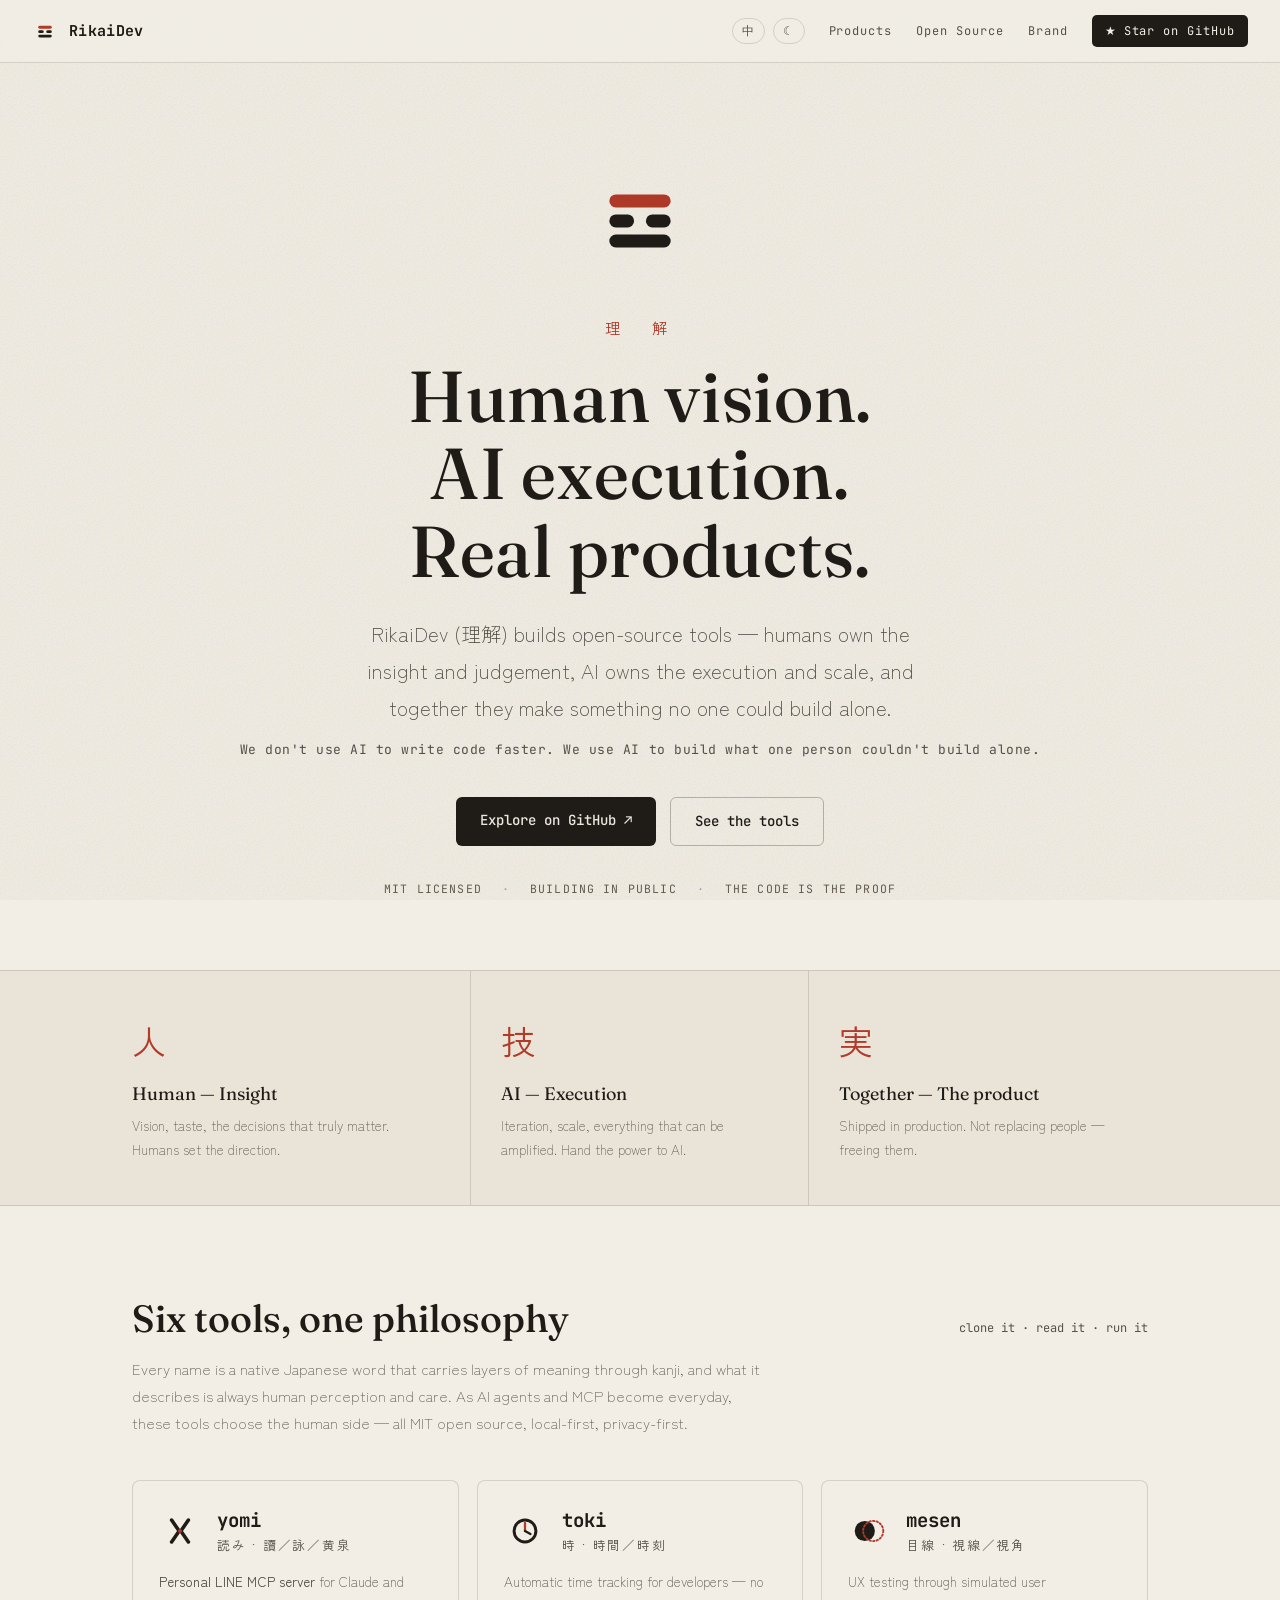
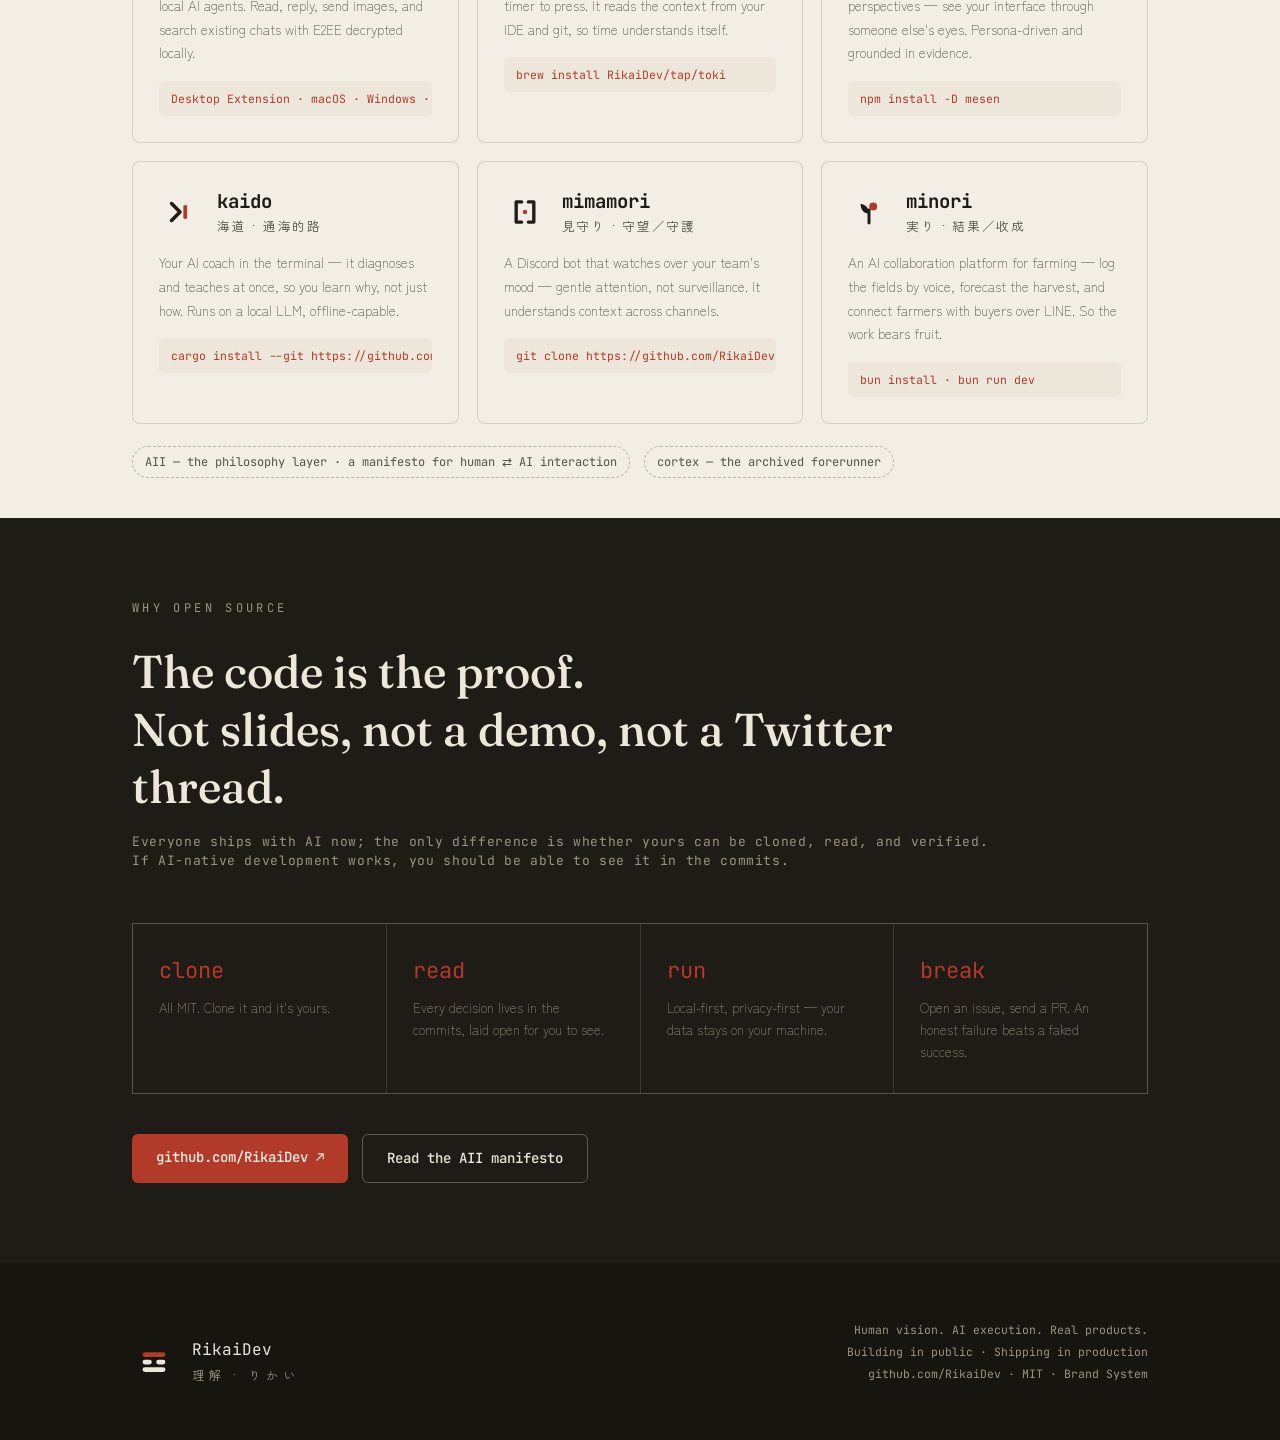
<file: index.html>
<!DOCTYPE html>
<html lang="en">
<head>
  <meta charset="utf-8">
  <meta name="viewport" content="width=device-width, initial-scale=1">

  <!-- ============ SEO ============ -->
  <title>RikaiDev — Human vision. AI execution. Real products.</title>
  <meta name="description" content="RikaiDev builds open-source, local-first AI tools, including Yomi: a personal LINE MCP server for Claude and local AI agents. MIT licensed and built in public.">
  <meta name="keywords" content="RikaiDev, 理解, open source, developer tools, AI, MCP, yomi, toki, mesen, kaido, mimamori, minori, MIT, 開源工具, AI agent">
  <meta name="author" content="RikaiDev">
  <meta name="robots" content="index, follow, max-image-preview:large">
  <meta name="theme-color" content="#F2EEE5" media="(prefers-color-scheme: light)">
  <meta name="theme-color" content="#17150F" media="(prefers-color-scheme: dark)">
  <link rel="canonical" href="https://rikaidev.github.io/">
  <link rel="icon" href="/assets/favicon.svg" type="image/svg+xml">
  <link rel="apple-touch-icon" href="/assets/favicon.svg">
  <link rel="manifest" href="/site.webmanifest">
  <link rel="alternate" hreflang="zh-Hant" href="https://rikaidev.github.io/">

  <!-- Open Graph -->
  <meta property="og:type" content="website">
  <meta property="og:site_name" content="RikaiDev">
  <meta property="og:locale" content="zh_TW">
  <meta property="og:title" content="RikaiDev — Human vision. AI execution. Real products.">
  <meta property="og:description" content="理解 (Rikai)。六個開源開發者工具，一套理念——人負責洞察，AI 負責執行。MIT、本機優先、building in public。">
  <meta property="og:url" content="https://rikaidev.github.io/">
  <meta property="og:image" content="https://rikaidev.github.io/assets/og.svg">
  <meta property="og:image:width" content="1200">
  <meta property="og:image:height" content="630">
  <meta name="twitter:card" content="summary_large_image">
  <meta name="twitter:title" content="RikaiDev — Human vision. AI execution.">
  <meta name="twitter:description" content="理解 (Rikai)。六個開源開發者工具，一套理念。MIT、本機優先、building in public。">
  <meta name="twitter:image" content="https://rikaidev.github.io/assets/og.svg">

  <!-- ============ GEO / structured data ============ -->
  <script type="application/ld+json">
  {
    "@context": "https://schema.org",
    "@graph": [
      {
        "@type": "Organization",
        "@id": "https://rikaidev.github.io/#org",
        "name": "RikaiDev",
        "alternateName": "理解",
        "url": "https://rikaidev.github.io/",
        "logo": "https://rikaidev.github.io/assets/favicon.svg",
        "description": "以人為本、AI 為力的開源開發者工具組織。人負責洞察與判斷，AI 負責執行與規模。",
        "slogan": "Human vision. AI execution. Real products.",
        "sameAs": ["https://github.com/RikaiDev"]
      },
      {
        "@type": "WebSite",
        "@id": "https://rikaidev.github.io/#website",
        "url": "https://rikaidev.github.io/",
        "name": "RikaiDev",
        "inLanguage": "zh-Hant",
        "publisher": { "@id": "https://rikaidev.github.io/#org" }
      },
      {
        "@type": "ItemList",
        "name": "RikaiDev 開源工具",
        "itemListElement": [
          { "@type": "SoftwareApplication", "position": 1, "name": "Yomi — Personal LINE MCP Server", "alternateName": ["yomi", "読み"], "applicationCategory": "DeveloperApplication", "operatingSystem": "Cross-platform", "description": "Connect Claude or another local AI agent to a personal LINE account to read, reply, send images, and search conversations with E2EE decryption on device.", "url": "https://rikaidev.github.io/yomi/", "codeRepository": "https://github.com/RikaiDev/yomi", "license": "https://opensource.org/licenses/MIT", "offers": { "@type": "Offer", "price": "0", "priceCurrency": "USD" } },
          { "@type": "SoftwareApplication", "position": 2, "name": "toki", "alternateName": "時", "applicationCategory": "DeveloperApplication", "operatingSystem": "Cross-platform", "description": "開發者自動時間追蹤，不需按下計時。", "url": "https://github.com/RikaiDev/toki", "license": "https://opensource.org/licenses/MIT", "offers": { "@type": "Offer", "price": "0", "priceCurrency": "USD" } },
          { "@type": "SoftwareApplication", "position": 3, "name": "mesen", "alternateName": "目線", "applicationCategory": "DeveloperApplication", "operatingSystem": "Cross-platform", "description": "以模擬使用者視角做 UX 行為測試。", "url": "https://github.com/RikaiDev/mesen", "license": "https://opensource.org/licenses/MIT", "offers": { "@type": "Offer", "price": "0", "priceCurrency": "USD" } },
          { "@type": "SoftwareApplication", "position": 4, "name": "kaido", "alternateName": "海道", "applicationCategory": "DeveloperApplication", "operatingSystem": "Cross-platform", "description": "終端機 AI Ops 教練，邊診斷邊教學。", "url": "https://github.com/RikaiDev/kaido", "license": "https://opensource.org/licenses/MIT", "offers": { "@type": "Offer", "price": "0", "priceCurrency": "USD" } },
          { "@type": "SoftwareApplication", "position": 5, "name": "mimamori", "alternateName": "見守り", "applicationCategory": "DeveloperApplication", "operatingSystem": "Cross-platform", "description": "守護團隊溝通氛圍的 Discord bot。", "url": "https://github.com/RikaiDev/mimamori", "license": "https://opensource.org/licenses/MIT", "offers": { "@type": "Offer", "price": "0", "priceCurrency": "USD" } },
          { "@type": "SoftwareApplication", "position": 6, "name": "minori", "alternateName": "実り", "applicationCategory": "DeveloperApplication", "operatingSystem": "Cross-platform", "description": "AI 農業協作，語音記錄與收成預測。", "url": "https://github.com/RikaiDev/minori", "license": "https://opensource.org/licenses/MIT", "offers": { "@type": "Offer", "price": "0", "priceCurrency": "USD" } }
        ]
      }
    ]
  }
  </script>

  <!-- fonts -->
  <link rel="preconnect" href="https://fonts.googleapis.com">
  <link rel="preconnect" href="https://fonts.gstatic.com" crossorigin>
  <link href="https://fonts.googleapis.com/css2?family=Fraunces:opsz,wght@9..144,400..700&family=Zen+Kaku+Gothic+New:wght@400;500;700;900&family=Noto+Sans+TC:wght@400;500;700&family=JetBrains+Mono:wght@400;500;700&display=swap" rel="stylesheet">
  <link rel="stylesheet" href="/assets/app.css">
  <link rel="stylesheet" href="/assets/site.css">

  <!-- no-flash theme restore -->
  <script>(function(){try{var d=document.documentElement;if(localStorage.getItem('rk-theme')==='sumi')d.setAttribute('data-theme','sumi');if(localStorage.getItem('rk-lang')==='zh'){d.setAttribute('data-lang','zh');d.setAttribute('lang','zh-Hant');}}catch(e){}})();</script>
</head>
<body class="bg-paper text-ink font-sans">

  <!-- ===== shared 離卦 mark library ===== -->
  <svg width="0" height="0" class="absolute" aria-hidden="true"><defs>
    <symbol id="m-li" viewBox="0 0 100 100"><rect x="24" y="30" width="52" height="11" rx="5.5" fill="var(--color-accent,#B23A28)" class="blink"/><rect x="24" y="47" width="21" height="11" rx="5.5" fill="var(--color-ink,#1F1C17)"/><rect x="55" y="47" width="21" height="11" rx="5.5" fill="var(--color-ink,#1F1C17)"/><rect x="24" y="64" width="52" height="11" rx="5.5" fill="var(--color-ink,#1F1C17)"/></symbol>
    <symbol id="m-li-lite" viewBox="0 0 100 100"><rect x="24" y="30" width="52" height="11" rx="5.5" fill="var(--color-accent,#B23A28)" class="blink"/><rect x="24" y="47" width="21" height="11" rx="5.5" fill="#EDE7DA"/><rect x="55" y="47" width="21" height="11" rx="5.5" fill="#EDE7DA"/><rect x="24" y="64" width="52" height="11" rx="5.5" fill="#EDE7DA"/></symbol>
    <symbol id="m-yomi" viewBox="0 0 100 100"><path d="M30 24 L48 50 L30 76" fill="none" stroke="var(--color-ink,#1F1C17)" stroke-width="8.5" stroke-linecap="round" stroke-linejoin="round"/><path d="M70 24 L52 50 L70 76" fill="none" stroke="var(--color-ink,#1F1C17)" stroke-width="8.5" stroke-linecap="round" stroke-linejoin="round"/><circle cx="50" cy="50" r="4.6" fill="var(--color-accent,#B23A28)" class="pulse"/></symbol>
    <symbol id="m-toki" viewBox="0 0 100 100"><circle cx="50" cy="50" r="26" fill="none" stroke="var(--color-ink,#1F1C17)" stroke-width="7" stroke-linecap="round"/><line x1="50" y1="50" x2="50" y2="31" stroke="var(--color-accent,#B23A28)" stroke-width="5.5" stroke-linecap="round" class="pulse"/><line x1="50" y1="50" x2="63" y2="57" stroke="var(--color-ink,#1F1C17)" stroke-width="5.5" stroke-linecap="round"/></symbol>
    <symbol id="m-me" viewBox="0 0 100 100"><circle cx="40" cy="50" r="24" fill="var(--color-ink,#1F1C17)"/><circle cx="60" cy="50" r="24" fill="none" stroke="var(--color-accent,#B23A28)" stroke-width="4.5" stroke-dasharray="3.4 5.2" stroke-linecap="round" class="pulse"/></symbol>
    <symbol id="m-mori" viewBox="0 0 100 100"><path d="M42 26 L29 26 L29 74 L42 74" fill="none" stroke="var(--color-ink,#1F1C17)" stroke-width="8" stroke-linecap="round" stroke-linejoin="round"/><path d="M58 26 L71 26 L71 74 L58 74" fill="none" stroke="var(--color-ink,#1F1C17)" stroke-width="8" stroke-linecap="round" stroke-linejoin="round"/><circle cx="50" cy="50" r="5.2" fill="var(--color-accent,#B23A28)" class="pulse"/></symbol>
    <symbol id="m-minori" viewBox="0 0 100 100"><path d="M50 76 L50 45" fill="none" stroke="var(--color-ink,#1F1C17)" stroke-width="7" stroke-linecap="round"/><path d="M50 54 C50 37 37 31 30 31 C30 46 39 54 50 54 Z" fill="var(--color-ink,#1F1C17)"/><circle cx="60" cy="37" r="9.5" fill="var(--color-accent,#B23A28)" class="pulse"/></symbol>
  </defs></svg>

  <div class="grain"></div>

  <!-- ============ header ============ -->
  <header class="site-header sticky top-0 z-30 flex items-center justify-between px-6 md:px-8 py-[15px] backdrop-blur-md border-b border-line">
    <a href="#top" class="flex items-center gap-[11px]" aria-label="RikaiDev home">
      <svg width="26" height="26" viewBox="0 0 100 100" class="mark" aria-hidden="true">
        <rect x="24" y="30" width="52" height="11" rx="5.5" fill="var(--color-accent,#B23A28)" class="blink"/>
        <rect x="24" y="47" width="21" height="11" rx="5.5" fill="var(--color-ink,#1F1C17)"/>
        <rect x="55" y="47" width="21" height="11" rx="5.5" fill="var(--color-ink,#1F1C17)"/>
        <rect x="24" y="64" width="52" height="11" rx="5.5" fill="var(--color-ink,#1F1C17)"/>
      </svg>
      <span class="font-mono font-bold text-[15px] tracking-[0.02em]">RikaiDev</span>
    </a>
    <nav class="flex items-center gap-4 sm:gap-6 font-mono text-[12px] tracking-[0.08em] text-sub">
      <span class="rk-controls" role="group" aria-label="Site controls"></span>
      <a data-t lang="en" href="#products" class="hidden sm:inline hover:text-ink transition-colors">Products</a>
      <a data-t lang="zh" href="#products" class="hidden sm:inline hover:text-ink transition-colors">產品</a>
      <a data-t lang="en" href="#why" class="hidden sm:inline hover:text-ink transition-colors">Open Source</a>
      <a data-t lang="zh" href="#why" class="hidden sm:inline hover:text-ink transition-colors">開源</a>
      <a data-t lang="en" href="/brand/" class="hidden sm:inline hover:text-ink transition-colors">Brand</a>
      <a data-t lang="zh" href="/brand/" class="hidden sm:inline hover:text-ink transition-colors">品牌</a>
      <a data-t lang="en" href="https://github.com/RikaiDev" target="_blank" rel="noopener" class="inline-flex items-center gap-[7px] bg-ink text-paper px-[13px] py-[7px] rounded-[5px] hover:opacity-90 transition-opacity">★ <span class="hidden xs:inline">Star on GitHub</span><span class="xs:hidden">GitHub</span></a>
      <a data-t lang="zh" href="https://github.com/RikaiDev" target="_blank" rel="noopener" class="inline-flex items-center gap-[7px] bg-ink text-paper px-[13px] py-[7px] rounded-[5px] hover:opacity-90 transition-opacity">★ <span class="hidden xs:inline">在 GitHub 加星</span><span class="xs:hidden">GitHub</span></a>
    </nav>
  </header>

  <main>
  <!-- ============ hero ============ -->
  <section id="top" class="mx-auto max-w-[1080px] px-6 md:px-8 pt-20 md:pt-24 pb-[72px] text-center">
    <div class="flex justify-center mb-10">
      <svg width="118" height="118" viewBox="0 0 100 100" class="mark brand-mark-rise" aria-hidden="true">
        <rect x="24" y="30" width="52" height="11" rx="5.5" fill="var(--color-accent,#B23A28)" class="blink"/>
        <rect x="24" y="47" width="21" height="11" rx="5.5" fill="var(--color-ink,#1F1C17)"/>
        <rect x="55" y="47" width="21" height="11" rx="5.5" fill="var(--color-ink,#1F1C17)"/>
        <rect x="24" y="64" width="52" height="11" rx="5.5" fill="var(--color-ink,#1F1C17)"/>
      </svg>
    </div>
    <p class="font-mincho text-[15px] tracking-[0.55em] text-accent mb-[18px]">理　解</p>
    <h1 class="font-serif font-medium text-[clamp(38px,6vw,72px)] leading-[1.08] tracking-[0.01em] mb-6">Human vision.<br>AI execution.<br>Real products.</h1>
    <p data-t lang="en" class="font-sans font-light text-[clamp(16px,2.2vw,20px)] leading-[1.85] text-inksoft max-w-[600px] mx-auto mb-[14px]">RikaiDev (理解) builds open-source tools — humans own the insight and judgement, AI owns the execution and scale, and together they make something no one could build alone.</p>
    <p data-t lang="zh" class="font-sans font-light text-[clamp(16px,2.2vw,20px)] leading-[1.85] text-inksoft max-w-[600px] mx-auto mb-[14px]">RikaiDev（理解）打造開源工具——人負責洞察與判斷，AI 負責執行與規模，一起做出一個人做不出的東西。</p>
    <p class="font-mono text-[13px] tracking-[0.04em] text-sub mb-[38px]">We don't use AI to write code faster. We use AI to build what one person couldn't build alone.</p>
    <div class="flex gap-[14px] justify-center flex-wrap">
      <a data-t lang="en" href="https://github.com/RikaiDev" target="_blank" rel="noopener" class="font-mono font-medium text-[14px] bg-ink text-paper px-6 py-[13px] rounded-[6px] hover:opacity-90 transition-opacity">Explore on GitHub ↗</a>
      <a data-t lang="zh" href="https://github.com/RikaiDev" target="_blank" rel="noopener" class="font-mono font-medium text-[14px] bg-ink text-paper px-6 py-[13px] rounded-[6px] hover:opacity-90 transition-opacity">到 GitHub 探索 ↗</a>
      <a data-t lang="en" href="#products" class="font-mono font-medium text-[14px] text-ink px-6 py-[13px] rounded-[6px] border border-linestrong hover:border-accent transition-colors">See the tools</a>
      <a data-t lang="zh" href="#products" class="font-mono font-medium text-[14px] text-ink px-6 py-[13px] rounded-[6px] border border-linestrong hover:border-accent transition-colors">看看這些工具</a>
    </div>
    <div data-t lang="en" class="flex gap-5 justify-center flex-wrap mt-[34px] font-mono text-[11.5px] tracking-[0.1em] text-sub2">
      <span>MIT LICENSED</span><span aria-hidden="true" class="opacity-50">·</span><span>BUILDING IN PUBLIC</span><span aria-hidden="true" class="opacity-50">·</span><span>THE CODE IS THE PROOF</span>
    </div>
    <div data-t lang="zh" class="flex gap-5 justify-center flex-wrap mt-[34px] font-mono text-[11.5px] tracking-[0.1em] text-sub2">
      <span>MIT 授權</span><span aria-hidden="true" class="opacity-50">·</span><span>公開開發</span><span aria-hidden="true" class="opacity-50">·</span><span>程式碼即證明</span>
    </div>
  </section>

  <!-- ============ manifesto triad ============ -->
  <section class="border-y border-line bg-paper2" aria-label="理念 Philosophy">
    <div class="mx-auto max-w-[1080px] px-6 md:px-8 grid grid-cols-1 md:grid-cols-3 divide-y md:divide-y-0 md:divide-x divide-line">
      <div class="py-11 md:pr-[30px]">
        <div class="font-mincho text-[34px] text-accent mb-[14px]">人</div>
        <h2 data-t lang="en" class="font-serif text-[18px] mb-[6px]">Human — Insight</h2>
        <h2 data-t lang="zh" class="font-serif text-[18px] mb-[6px]">人 — 洞察</h2>
        <p data-t lang="en" class="font-sans font-light text-[13.5px] leading-[1.8] text-sub">Vision, taste, the decisions that truly matter. Humans set the direction.</p>
        <p data-t lang="zh" class="font-sans font-light text-[13.5px] leading-[1.8] text-sub">願景、品味，真正重要的決定。方向由人來定。</p>
      </div>
      <div class="py-11 md:px-[30px]">
        <div class="font-mincho text-[34px] text-accent mb-[14px]">技</div>
        <h2 data-t lang="en" class="font-serif text-[18px] mb-[6px]">AI — Execution</h2>
        <h2 data-t lang="zh" class="font-serif text-[18px] mb-[6px]">AI — 執行</h2>
        <p data-t lang="en" class="font-sans font-light text-[13.5px] leading-[1.8] text-sub">Iteration, scale, everything that can be amplified. Hand the power to AI.</p>
        <p data-t lang="zh" class="font-sans font-light text-[13.5px] leading-[1.8] text-sub">迭代、規模，所有能被放大的事。力量交給 AI。</p>
      </div>
      <div class="py-11 md:pl-[30px]">
        <div class="font-mincho text-[34px] text-accent mb-[14px]">実</div>
        <h2 data-t lang="en" class="font-serif text-[18px] mb-[6px]">Together — The product</h2>
        <h2 data-t lang="zh" class="font-serif text-[18px] mb-[6px]">共創 — 成品</h2>
        <p data-t lang="en" class="font-sans font-light text-[13.5px] leading-[1.8] text-sub">Shipped in production. Not replacing people — freeing them.</p>
        <p data-t lang="zh" class="font-sans font-light text-[13.5px] leading-[1.8] text-sub">在生產環境出貨。不是取代人，是解放人。</p>
      </div>
    </div>
  </section>

  <!-- ============ products ============ -->
  <section id="products" class="mx-auto max-w-[1080px] px-6 md:px-8 pt-[84px] pb-10">
    <div class="flex items-baseline justify-between flex-wrap gap-3 mb-2">
      <h2 data-t lang="en" class="font-serif font-medium text-[clamp(26px,3.4vw,38px)]">Six tools, one philosophy</h2>
      <h2 data-t lang="zh" class="font-serif font-medium text-[clamp(26px,3.4vw,38px)]">六個工具，一套理念</h2>
      <span class="font-mono text-[12px] text-sub">clone it · read it · run it</span>
    </div>
    <p data-t lang="en" class="font-sans font-light text-[15px] leading-[1.8] text-sub max-w-[640px] mb-11">Every name is a native Japanese word that carries layers of meaning through kanji, and what it describes is always human perception and care. As AI agents and MCP become everyday, these tools choose the human side — all MIT open source, local-first, privacy-first.</p>
    <p data-t lang="zh" class="font-sans font-light text-[15px] leading-[1.8] text-sub max-w-[640px] mb-11">每個名字都是一個日文和語、以漢字承載多層意象，描述的永遠是人的知覺與關懷。當 AI agent 與 MCP 成為日常，這些工具選擇站在人這邊——全部 MIT 開源、本機優先、隱私優先。</p>

    <div class="grid grid-cols-1 sm:grid-cols-2 lg:grid-cols-3 gap-[18px]">

      <a href="/yomi/" class="group block bg-card border border-line rounded-[8px] p-[26px] hover:border-accent hover:-translate-y-0.5 transition-[border-color,transform] duration-200">
        <div class="flex items-center gap-4 mb-4">
          <svg width="42" height="42" viewBox="0 0 100 100" class="mark shrink-0" aria-hidden="true"><use href="#m-yomi"/></svg>
          <div><div class="font-mono font-bold text-[19px]">yomi</div><div class="font-mincho text-[12.5px] tracking-[0.14em] text-sub">読み · 讀／詠／黄泉</div></div>
        </div>
        <p data-t lang="en" class="font-sans font-light text-[13.5px] leading-[1.75] text-inksoft mb-4"><strong>Personal LINE MCP server</strong> for Claude and local AI agents. Read, reply, send images, and search existing chats with E2EE decrypted locally.</p>
        <p data-t lang="zh" class="font-sans font-light text-[13.5px] leading-[1.75] text-inksoft mb-4">給 Claude 與本機 AI agent 使用的<strong>個人 LINE MCP server</strong>。讀取、回覆、傳圖與搜尋現有對話，E2EE 全在本機解密。</p>
        <code class="block font-mono text-[11.5px] text-accent bg-codebg px-3 py-[9px] rounded-[5px] overflow-auto whitespace-nowrap">Desktop Extension · macOS · Windows · Linux</code>
      </a>

      <a href="https://github.com/RikaiDev/toki" target="_blank" rel="noopener" class="group block bg-card border border-line rounded-[8px] p-[26px] hover:border-accent hover:-translate-y-0.5 transition-[border-color,transform] duration-200">
        <div class="flex items-center gap-4 mb-4">
          <svg width="42" height="42" viewBox="0 0 100 100" class="mark shrink-0" aria-hidden="true"><use href="#m-toki"/></svg>
          <div><div class="font-mono font-bold text-[19px]">toki</div><div class="font-mincho text-[12.5px] tracking-[0.14em] text-sub">時 · 時間／時刻</div></div>
        </div>
        <p data-t lang="en" class="font-sans font-light text-[13.5px] leading-[1.75] text-inksoft mb-4">Automatic time tracking for developers — no timer to press. It reads the context from your IDE and git, so time understands itself.</p>
        <p data-t lang="zh" class="font-sans font-light text-[13.5px] leading-[1.75] text-inksoft mb-4">開發者自動時間追蹤，不需按下計時。從 IDE 與 git 讀出脈絡，時間自己被理解。</p>
        <code class="block font-mono text-[11.5px] text-accent bg-codebg px-3 py-[9px] rounded-[5px] overflow-auto whitespace-nowrap">brew install RikaiDev/tap/toki</code>
      </a>

      <a href="https://github.com/RikaiDev/mesen" target="_blank" rel="noopener" class="group block bg-card border border-line rounded-[8px] p-[26px] hover:border-accent hover:-translate-y-0.5 transition-[border-color,transform] duration-200">
        <div class="flex items-center gap-4 mb-4">
          <svg width="42" height="42" viewBox="0 0 100 100" class="mark shrink-0" aria-hidden="true"><use href="#m-me"/></svg>
          <div><div class="font-mono font-bold text-[19px]">mesen</div><div class="font-mincho text-[12.5px] tracking-[0.14em] text-sub">目線 · 視線／視角</div></div>
        </div>
        <p data-t lang="en" class="font-sans font-light text-[13.5px] leading-[1.75] text-inksoft mb-4">UX testing through simulated user perspectives — see your interface through someone else's eyes. Persona-driven and grounded in evidence.</p>
        <p data-t lang="zh" class="font-sans font-light text-[13.5px] leading-[1.75] text-inksoft mb-4">以模擬使用者視角做 UX 測試——用別人的眼睛看你的介面。persona 驅動、有據可依。</p>
        <code class="block font-mono text-[11.5px] text-accent bg-codebg px-3 py-[9px] rounded-[5px] overflow-auto whitespace-nowrap">npm install -D mesen</code>
      </a>

      <a href="https://github.com/RikaiDev/kaido" target="_blank" rel="noopener" class="group block bg-card border border-line rounded-[8px] p-[26px] hover:border-accent hover:-translate-y-0.5 transition-[border-color,transform] duration-200">
        <div class="flex items-center gap-4 mb-4">
          <svg width="42" height="42" viewBox="0 0 100 100" class="mark shrink-0" aria-hidden="true"><path d="M30 30 L50 50 L30 70" fill="none" stroke="var(--color-ink,#1F1C17)" stroke-width="8.5" stroke-linecap="round" stroke-linejoin="round"/><rect x="58" y="34" width="9" height="32" rx="1.5" fill="var(--color-accent,#B23A28)" class="blink"/></svg>
          <div><div class="font-mono font-bold text-[19px]">kaido</div><div class="font-mincho text-[12.5px] tracking-[0.14em] text-sub">海道 · 通海的路</div></div>
        </div>
        <p data-t lang="en" class="font-sans font-light text-[13.5px] leading-[1.75] text-inksoft mb-4">Your AI coach in the terminal — it diagnoses and teaches at once, so you learn why, not just how. Runs on a local LLM, offline-capable.</p>
        <p data-t lang="zh" class="font-sans font-light text-[13.5px] leading-[1.75] text-inksoft mb-4">你的終端機 AI 教練——邊診斷邊教學，學為什麼，不只是怎麼做。本機 LLM 可離線。</p>
        <code class="block font-mono text-[11.5px] text-accent bg-codebg px-3 py-[9px] rounded-[5px] overflow-auto whitespace-nowrap">cargo install --git https://github.com/RikaiDev/kaido</code>
      </a>

      <a href="https://github.com/RikaiDev/mimamori" target="_blank" rel="noopener" class="group block bg-card border border-line rounded-[8px] p-[26px] hover:border-accent hover:-translate-y-0.5 transition-[border-color,transform] duration-200">
        <div class="flex items-center gap-4 mb-4">
          <svg width="42" height="42" viewBox="0 0 100 100" class="mark shrink-0" aria-hidden="true"><use href="#m-mori"/></svg>
          <div><div class="font-mono font-bold text-[19px]">mimamori</div><div class="font-mincho text-[12.5px] tracking-[0.14em] text-sub">見守り · 守望／守護</div></div>
        </div>
        <p data-t lang="en" class="font-sans font-light text-[13.5px] leading-[1.75] text-inksoft mb-4">A Discord bot that watches over your team's mood — gentle attention, not surveillance. It understands context across channels.</p>
        <p data-t lang="zh" class="font-sans font-light text-[13.5px] leading-[1.75] text-inksoft mb-4">守護團隊溝通氛圍的 Discord bot——溫柔地看顧，而非監控。跨頻道理解語境。</p>
        <code class="block font-mono text-[11.5px] text-accent bg-codebg px-3 py-[9px] rounded-[5px] overflow-auto whitespace-nowrap">git clone https://github.com/RikaiDev/mimamori</code>
      </a>

      <a href="https://github.com/RikaiDev/minori" target="_blank" rel="noopener" class="group block bg-card border border-line rounded-[8px] p-[26px] hover:border-accent hover:-translate-y-0.5 transition-[border-color,transform] duration-200">
        <div class="flex items-center gap-4 mb-4">
          <svg width="42" height="42" viewBox="0 0 100 100" class="mark shrink-0" aria-hidden="true"><use href="#m-minori"/></svg>
          <div><div class="font-mono font-bold text-[19px]">minori</div><div class="font-mincho text-[12.5px] tracking-[0.14em] text-sub">実り · 結果／收成</div></div>
        </div>
        <p data-t lang="en" class="font-sans font-light text-[13.5px] leading-[1.75] text-inksoft mb-4">An AI collaboration platform for farming — log the fields by voice, forecast the harvest, and connect farmers with buyers over LINE. So the work bears fruit.</p>
        <p data-t lang="zh" class="font-sans font-light text-[13.5px] leading-[1.75] text-inksoft mb-4">AI 農業協作平台——語音記錄田間、預測收成，透過 LINE 連結農戶與買家。讓耕耘有結果。</p>
        <code class="block font-mono text-[11.5px] text-accent bg-codebg px-3 py-[9px] rounded-[5px] overflow-auto whitespace-nowrap">bun install · bun run dev</code>
      </a>

    </div>

    <div class="mt-[22px] flex gap-[14px] flex-wrap items-center font-mono text-[12px] text-sub">
      <span data-t lang="en" class="px-3 py-[6px] border border-dashed border-linestrong rounded-full">AII — the philosophy layer · a manifesto for human ⇄ AI interaction</span>
      <span data-t lang="zh" class="px-3 py-[6px] border border-dashed border-linestrong rounded-full">AII — 理念層 · 人 ⇄ AI 的互動宣言</span>
      <span data-t lang="en" class="px-3 py-[6px] border border-dashed border-linestrong rounded-full">cortex — the archived forerunner</span>
      <span data-t lang="zh" class="px-3 py-[6px] border border-dashed border-linestrong rounded-full">cortex — 已封存的先行者</span>
    </div>
  </section>

  <!-- ============ why open source ============ -->
  <section id="why" class="border-t border-line bg-deep text-ondark">
    <div class="mx-auto max-w-[1080px] px-6 md:px-8 py-20">
      <div class="font-mono text-[12px] tracking-[0.28em] uppercase text-ondarksub mb-[26px]">Why open source</div>
      <h2 data-t lang="en" class="font-serif font-medium text-[clamp(28px,4vw,46px)] leading-[1.25] max-w-[820px] mb-4">The code is the proof.<br>Not slides, not a demo, not a Twitter thread.</h2>
      <h2 data-t lang="zh" class="font-serif font-medium text-[clamp(28px,4vw,46px)] leading-[1.25] max-w-[820px] mb-4">程式碼，即證明。<br>不是投影片，不是 demo，不是 Twitter thread。</h2>
      <p data-t lang="en" class="font-mono text-[13px] tracking-[0.05em] text-ondarksub mb-[52px]">Everyone ships with AI now; the only difference is whether yours can be cloned, read, and verified.<br>If AI-native development works, you should be able to see it in the commits.</p>
      <p data-t lang="zh" class="font-mono text-[13px] tracking-[0.05em] text-ondarksub mb-[52px]">如今人人都用 AI 出貨；差別只在於，你的能不能被 clone、被讀、被驗證。<br>If AI-native development works, you should be able to see it in the commits.</p>
      <div class="grid grid-cols-2 md:grid-cols-4 gap-px bg-[rgba(237,231,218,0.14)] border border-[rgba(237,231,218,0.14)]">
        <div class="bg-deep px-[26px] py-[30px]"><div class="font-mono text-[22px] text-accent mb-[10px]">clone</div><p data-t lang="en" class="font-sans font-light text-[13px] leading-[1.7] text-ondarksub">All MIT. Clone it and it's yours.</p><p data-t lang="zh" class="font-sans font-light text-[13px] leading-[1.7] text-ondarksub">全部 MIT。抓下來就是你的。</p></div>
        <div class="bg-deep px-[26px] py-[30px]"><div class="font-mono text-[22px] text-accent mb-[10px]">read</div><p data-t lang="en" class="font-sans font-light text-[13px] leading-[1.7] text-ondarksub">Every decision lives in the commits, laid open for you to see.</p><p data-t lang="zh" class="font-sans font-light text-[13px] leading-[1.7] text-ondarksub">每個決定都在 commit 裡，攤開給你看。</p></div>
        <div class="bg-deep px-[26px] py-[30px]"><div class="font-mono text-[22px] text-accent mb-[10px]">run</div><p data-t lang="en" class="font-sans font-light text-[13px] leading-[1.7] text-ondarksub">Local-first, privacy-first — your data stays on your machine.</p><p data-t lang="zh" class="font-sans font-light text-[13px] leading-[1.7] text-ondarksub">本機優先、隱私優先，資料留在你機器上。</p></div>
        <div class="bg-deep px-[26px] py-[30px]"><div class="font-mono text-[22px] text-accent mb-[10px]">break</div><p data-t lang="en" class="font-sans font-light text-[13px] leading-[1.7] text-ondarksub">Open an issue, send a PR. An honest failure beats a faked success.</p><p data-t lang="zh" class="font-sans font-light text-[13px] leading-[1.7] text-ondarksub">開 issue、送 PR。誠實的錯誤，勝過偽造的成功。</p></div>
      </div>
      <div class="mt-10 flex gap-[14px] flex-wrap">
        <a href="https://github.com/RikaiDev" target="_blank" rel="noopener" class="font-mono font-medium text-[14px] bg-accent text-hi px-6 py-[13px] rounded-[6px] hover:opacity-90 transition-opacity">github.com/RikaiDev ↗</a>
        <a data-t lang="en" href="https://github.com/RikaiDev/AII" target="_blank" rel="noopener" class="font-mono font-medium text-[14px] text-ondark px-6 py-[13px] rounded-[6px] border border-[rgba(237,231,218,0.3)] hover:border-accent transition-colors">Read the AII manifesto</a>
        <a data-t lang="zh" href="https://github.com/RikaiDev/AII" target="_blank" rel="noopener" class="font-mono font-medium text-[14px] text-ondark px-6 py-[13px] rounded-[6px] border border-[rgba(237,231,218,0.3)] hover:border-accent transition-colors">讀 AII 宣言</a>
      </div>
    </div>
  </section>
  </main>

  <!-- ============ footer ============ -->
  <footer class="bg-deep2 text-ondarksub">
    <div class="mx-auto max-w-[1080px] px-6 md:px-8 py-14 flex justify-between items-end flex-wrap gap-8">
      <div class="flex items-center gap-4">
        <svg width="44" height="44" viewBox="0 0 100 100" class="mark" aria-hidden="true"><use href="#m-li-lite"/></svg>
        <div>
          <div class="font-mono text-[16px] text-ondark">RikaiDev</div>
          <div class="font-mincho text-[12px] tracking-[0.4em] mt-1">理解 · りかい</div>
        </div>
      </div>
      <div data-t lang="en" class="font-mono text-[11.5px] leading-[1.9] text-left sm:text-right">
        Human vision. AI execution. Real products.<br>
        Building in public · Shipping in production<br>
        <a href="https://github.com/RikaiDev" target="_blank" rel="noopener" class="hover:text-accent">github.com/RikaiDev</a> · MIT · <a href="/brand/" class="hover:text-accent">Brand System</a>
      </div>
      <div data-t lang="zh" class="font-mono text-[11.5px] leading-[1.9] text-left sm:text-right">
        Human vision. AI execution. Real products.<br>
        公開開發 · 生產環境出貨<br>
        <a href="https://github.com/RikaiDev" target="_blank" rel="noopener" class="hover:text-accent">github.com/RikaiDev</a> · MIT · <a href="/brand/" class="hover:text-accent">品牌系統</a>
      </div>
    </div>
  </footer>

  <script src="/assets/ui.js" defer></script>
</body>
</html>
</file>
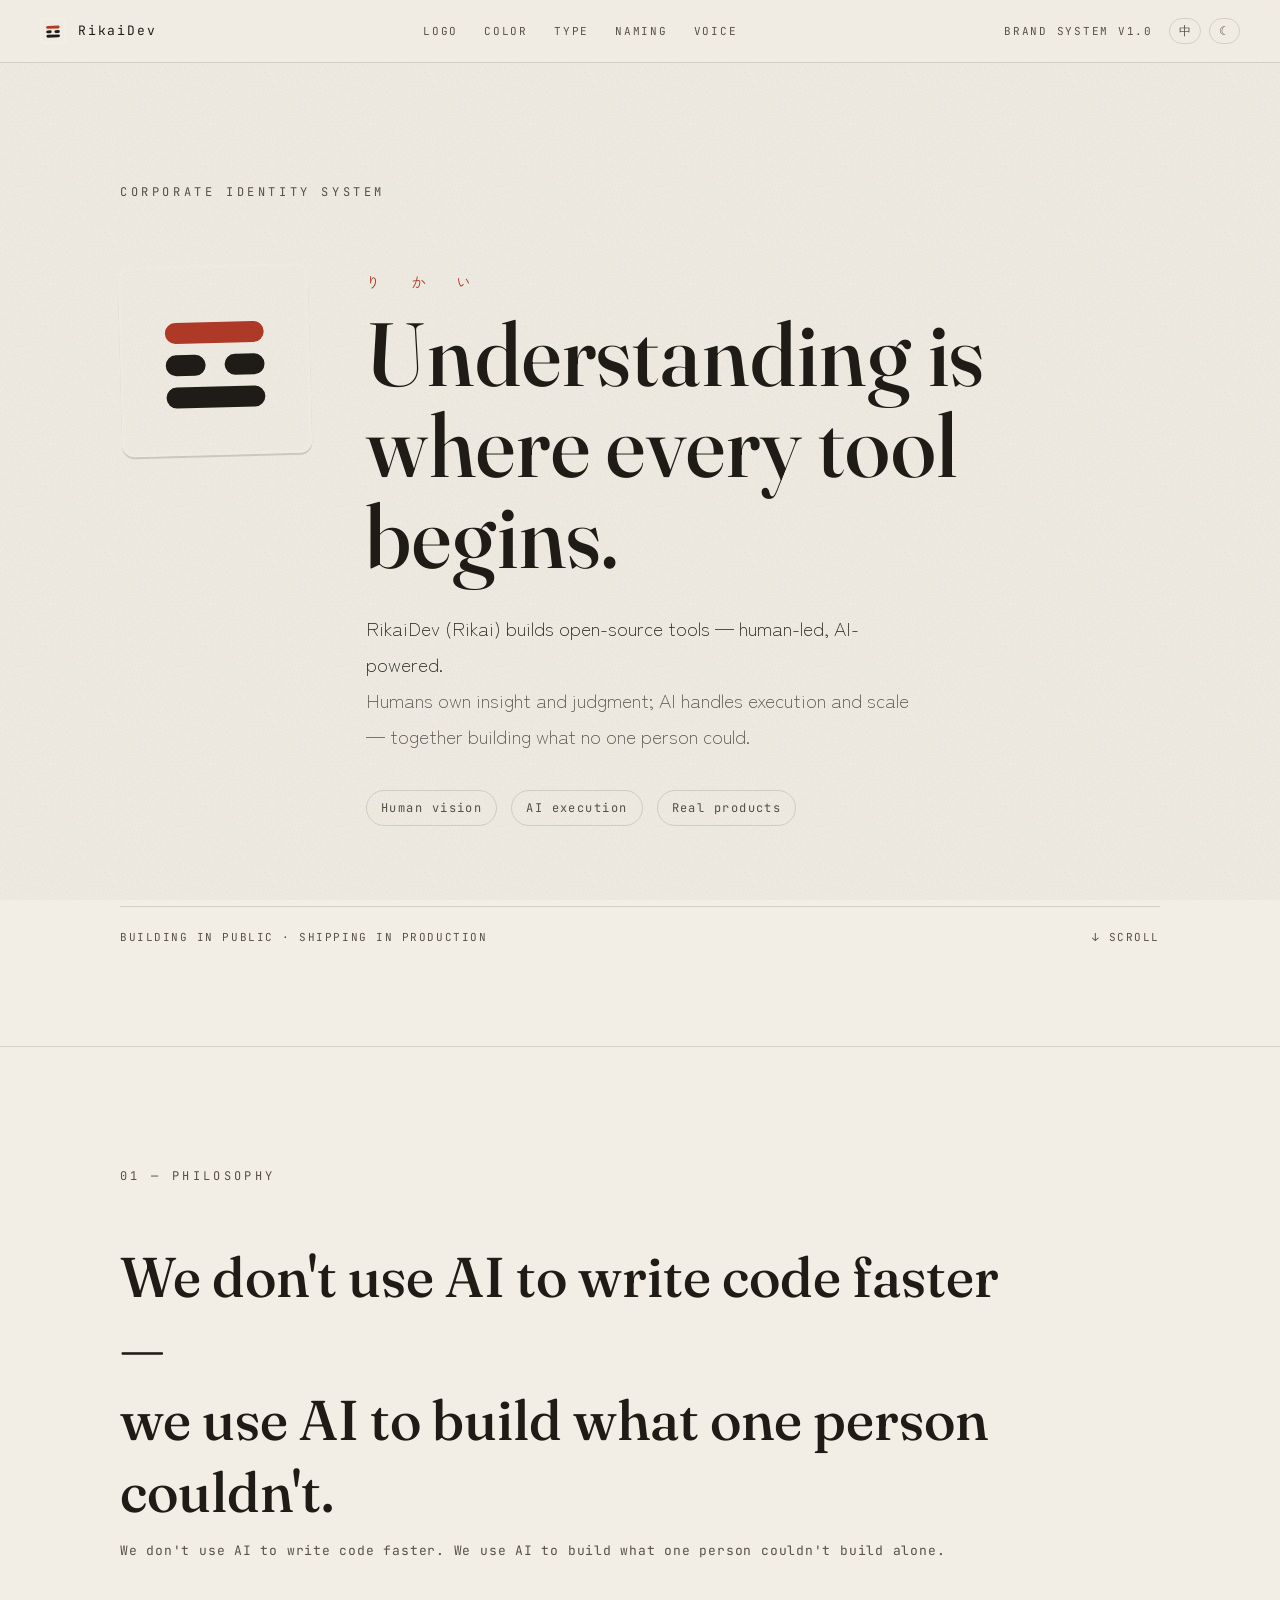
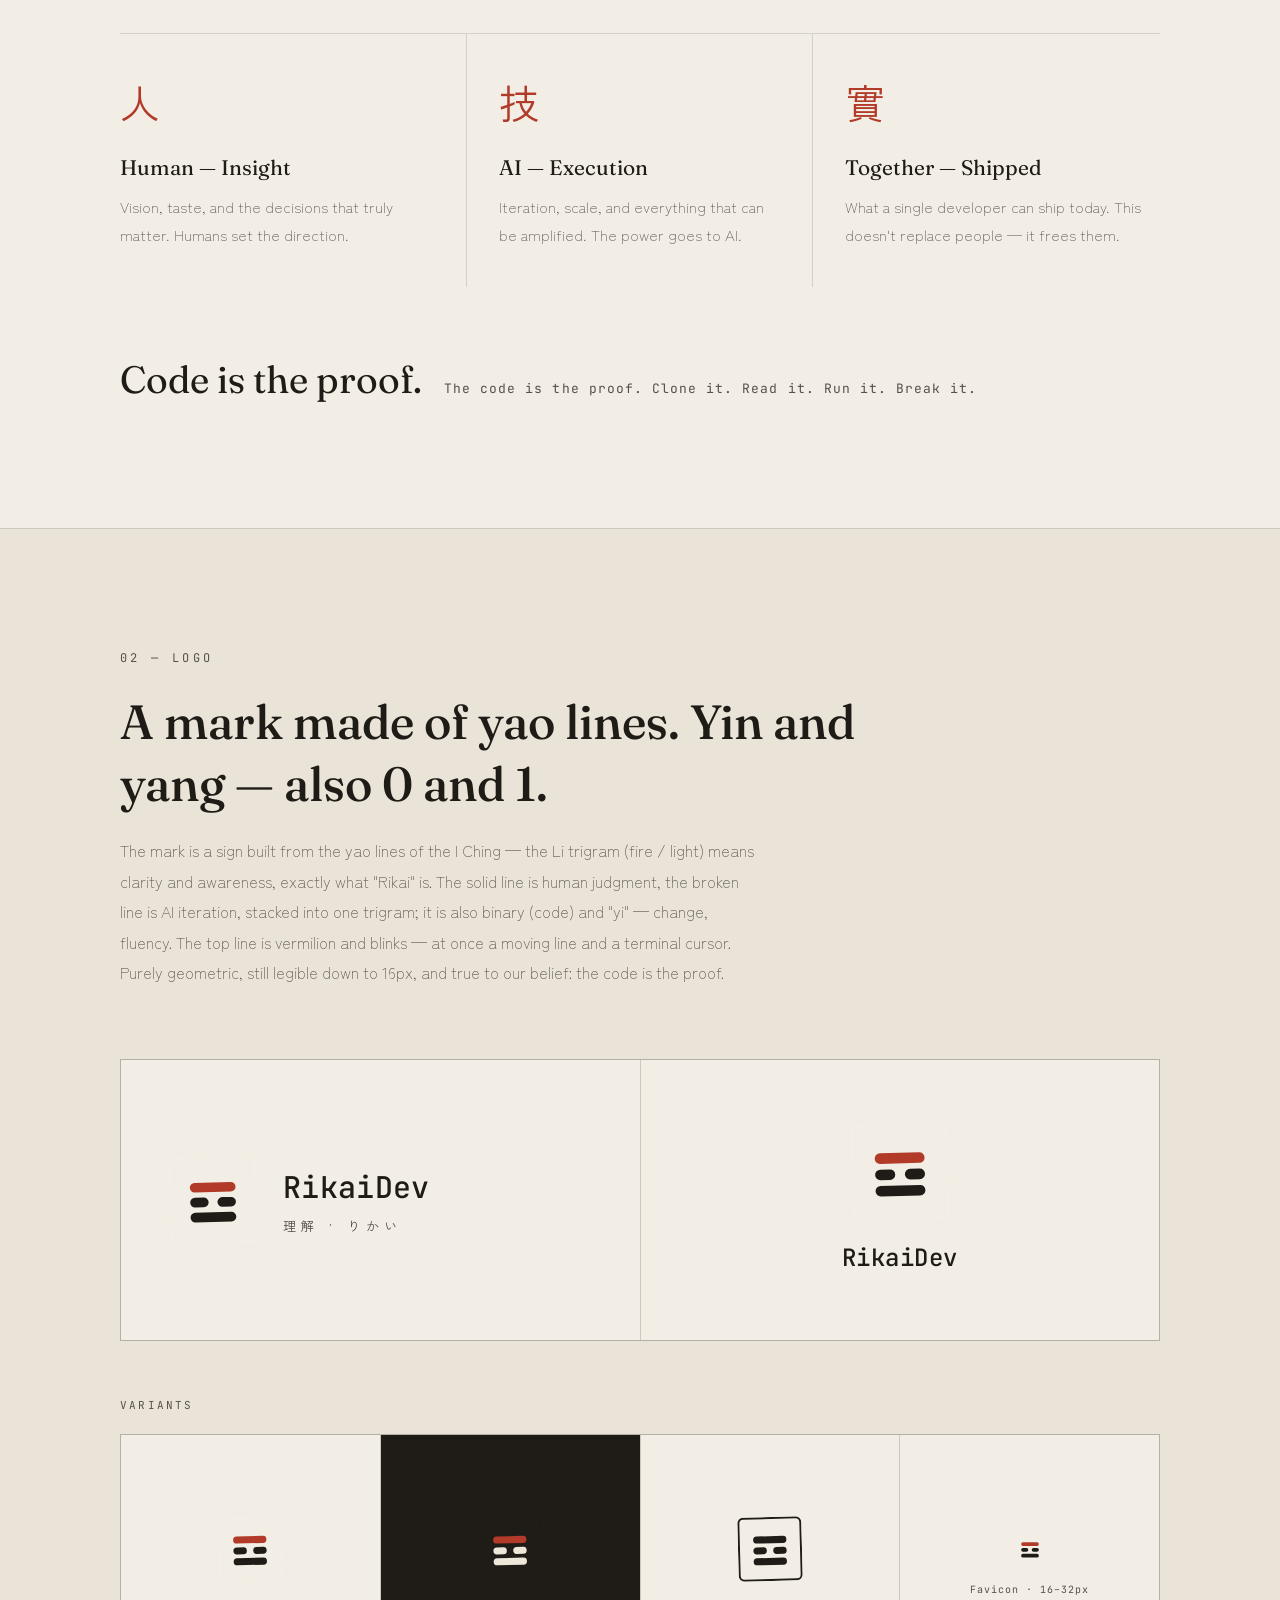
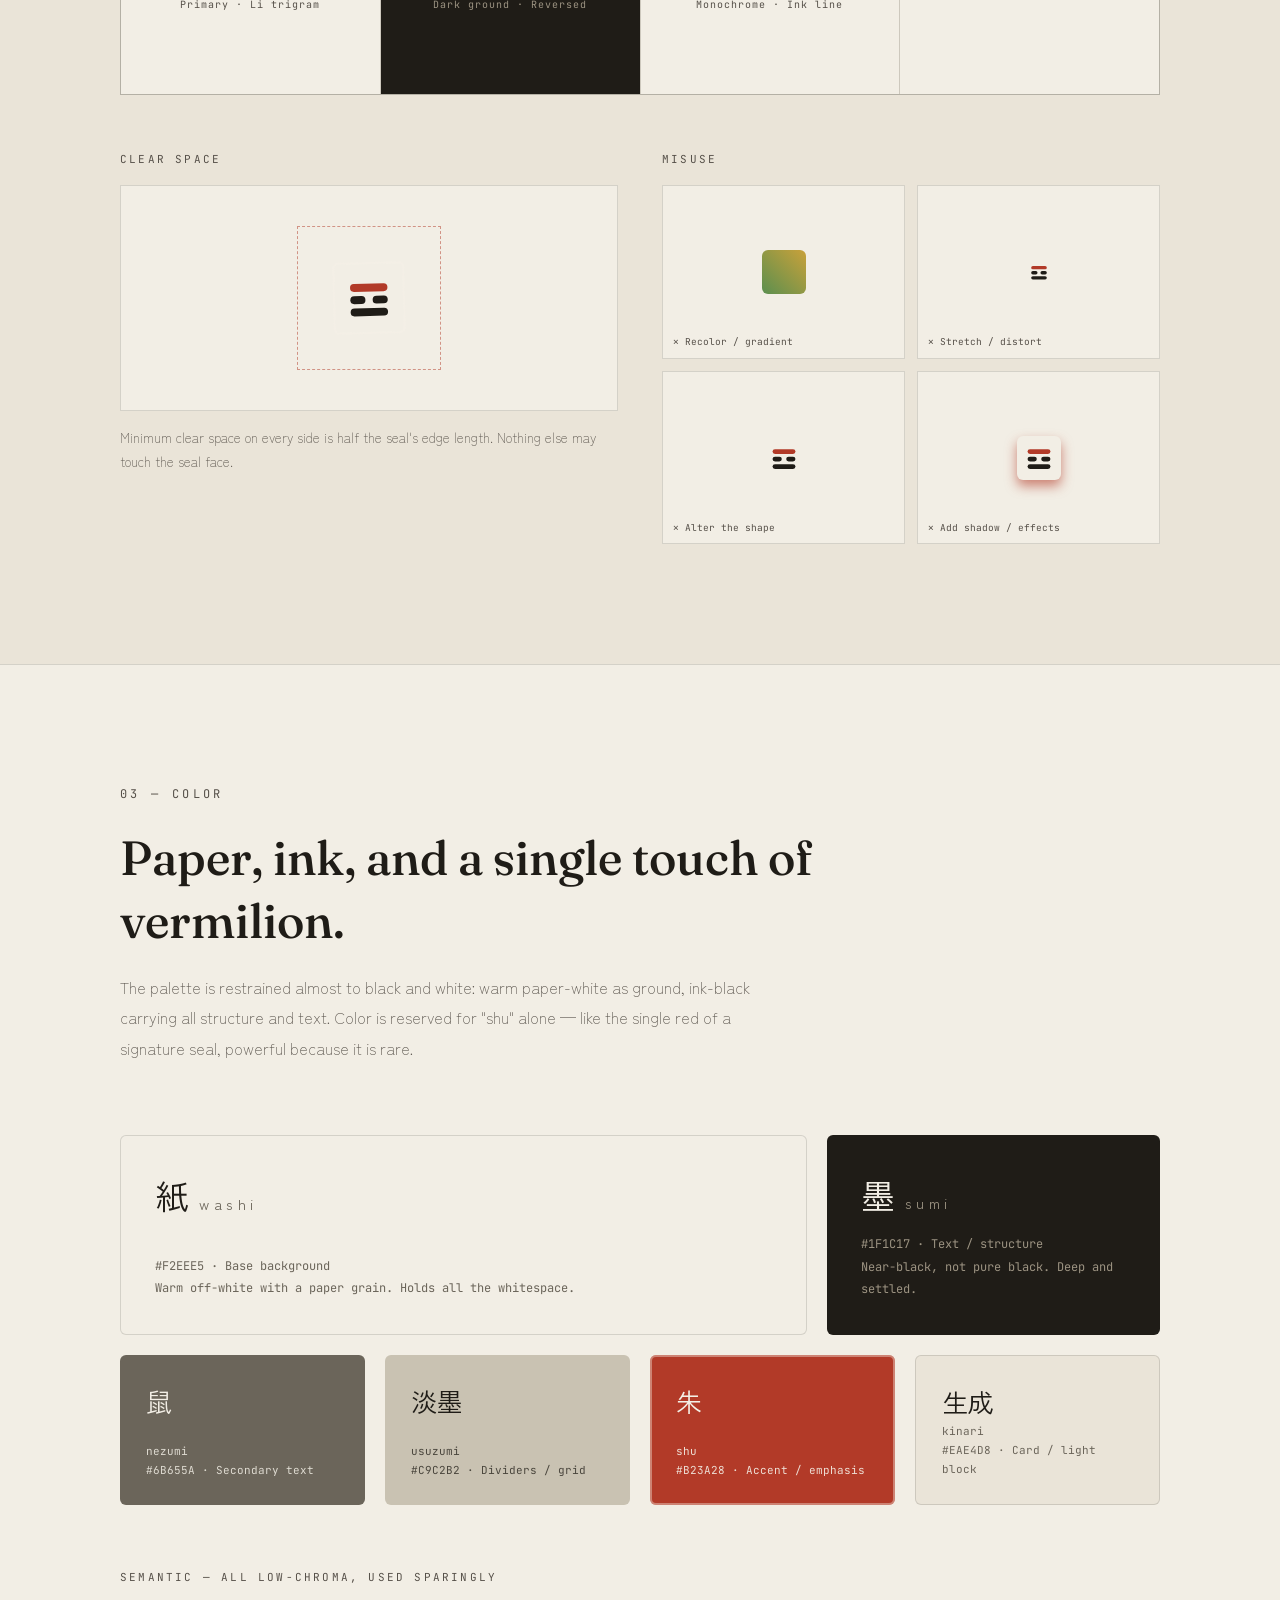
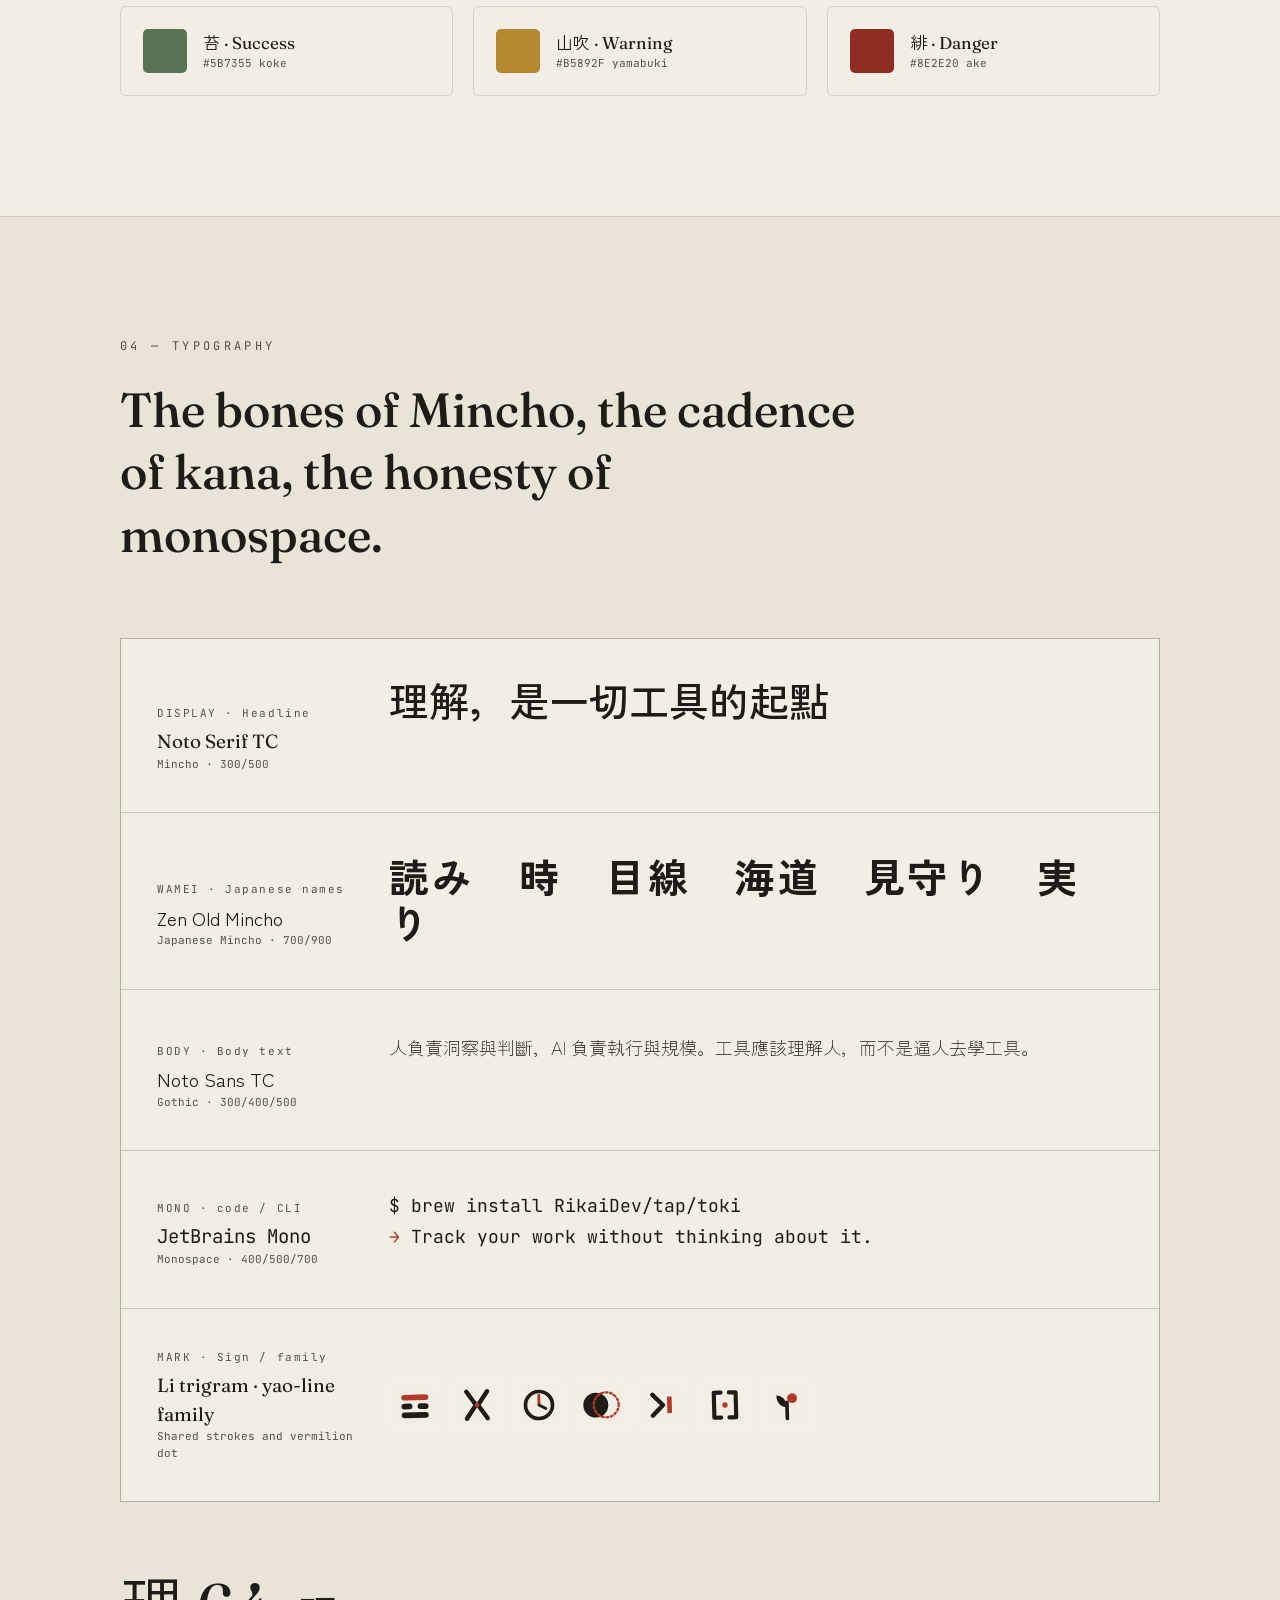
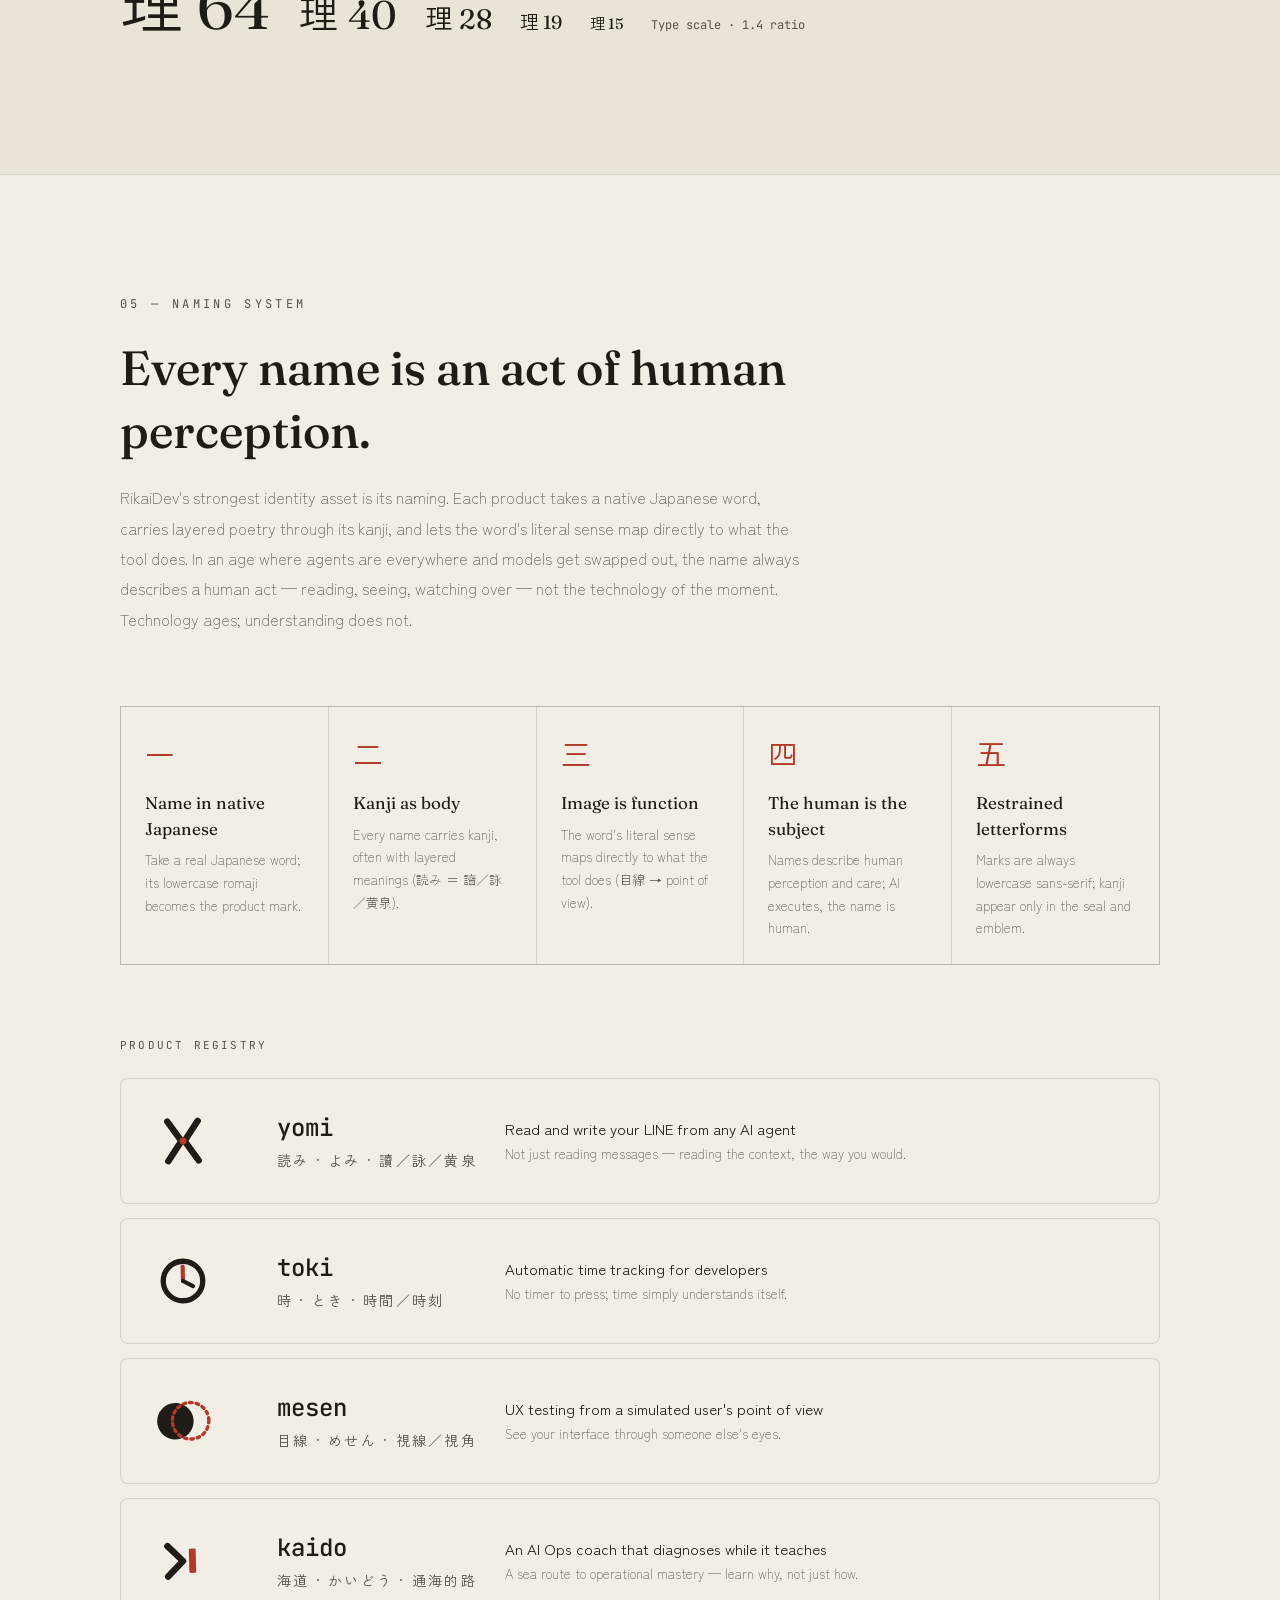
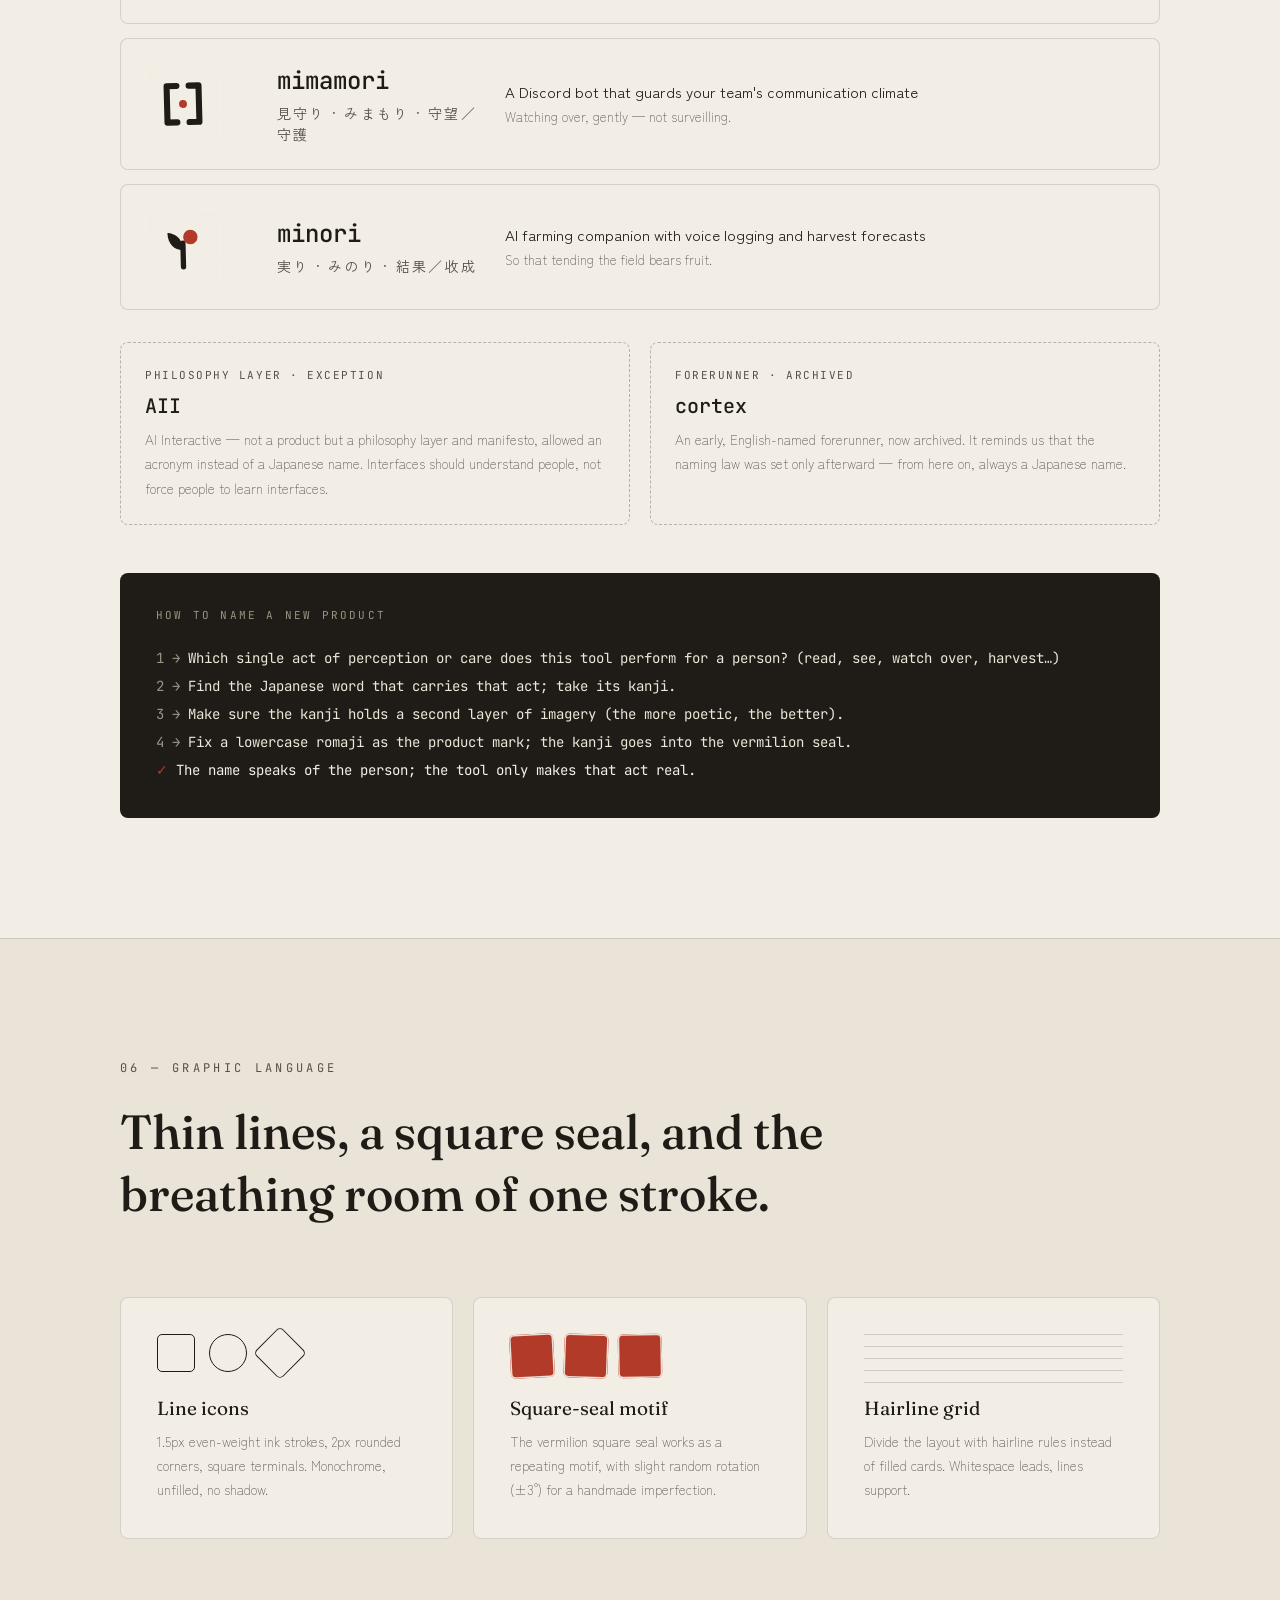
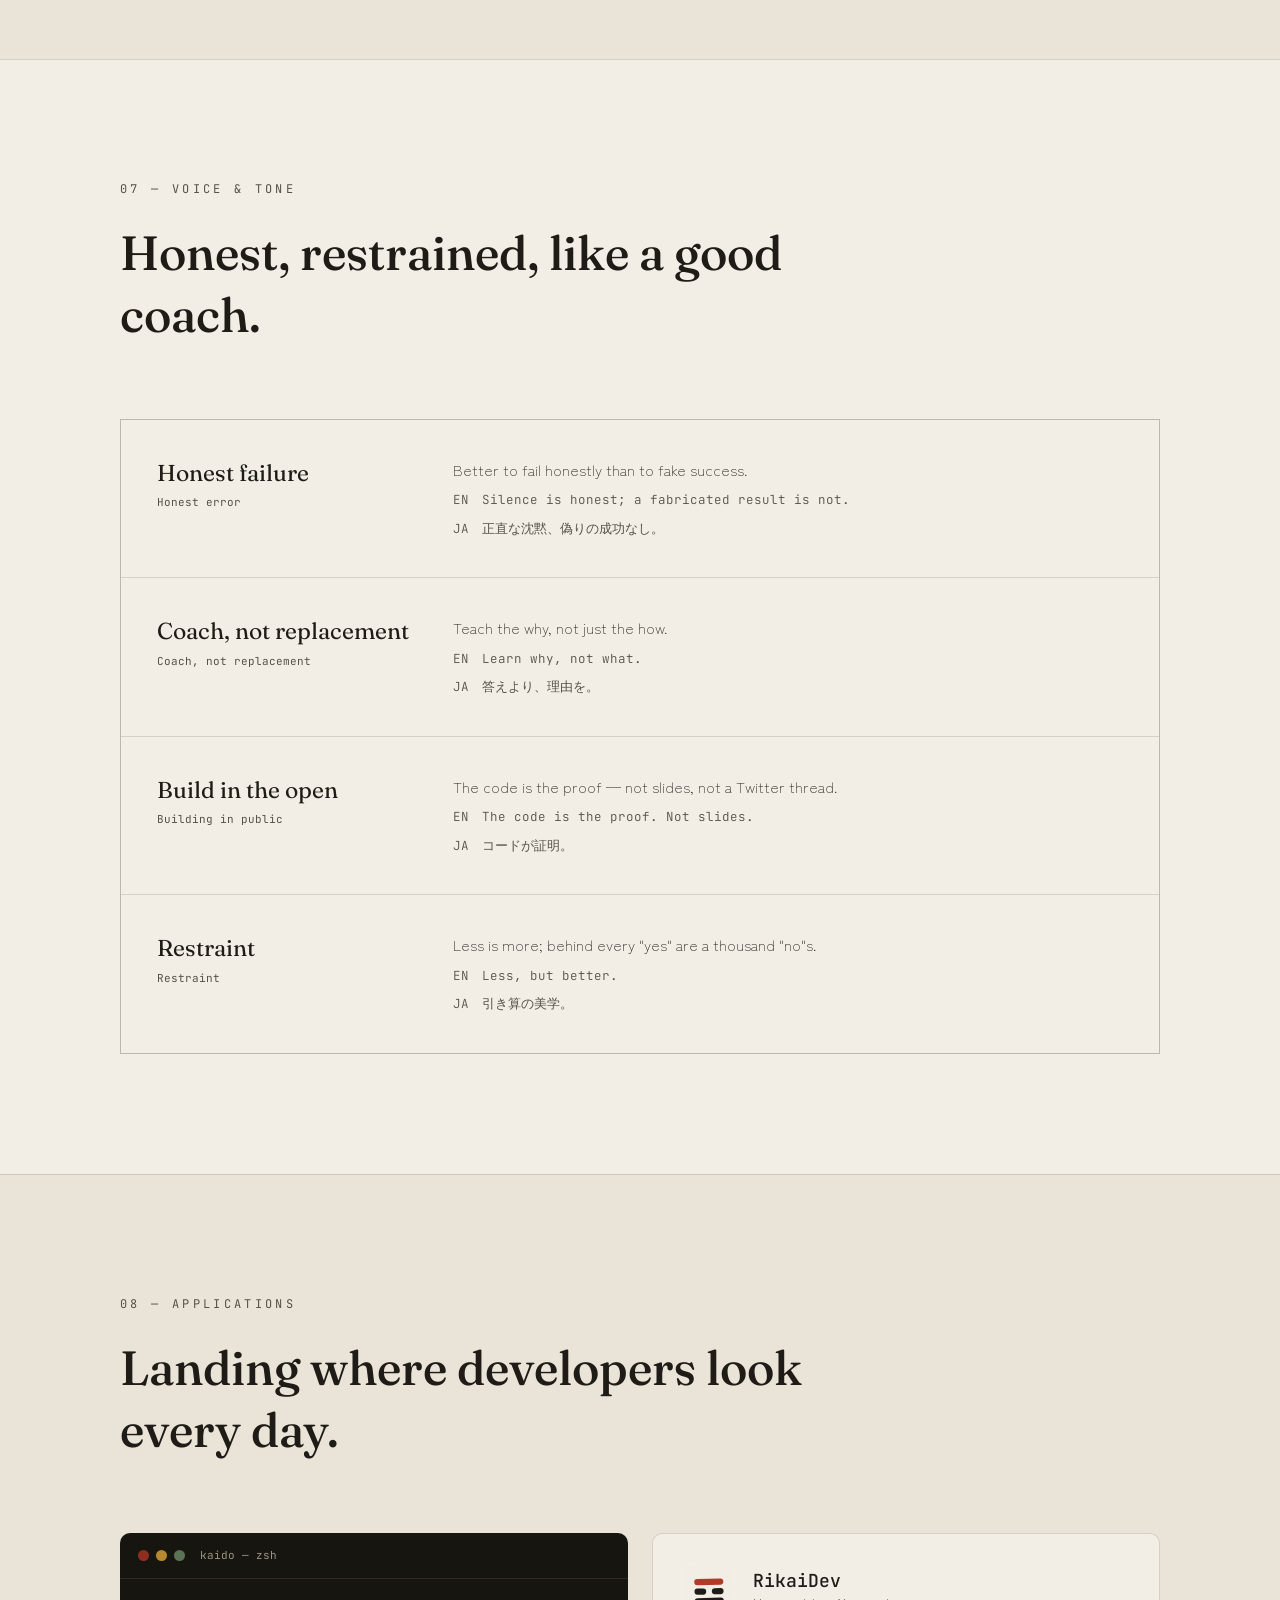
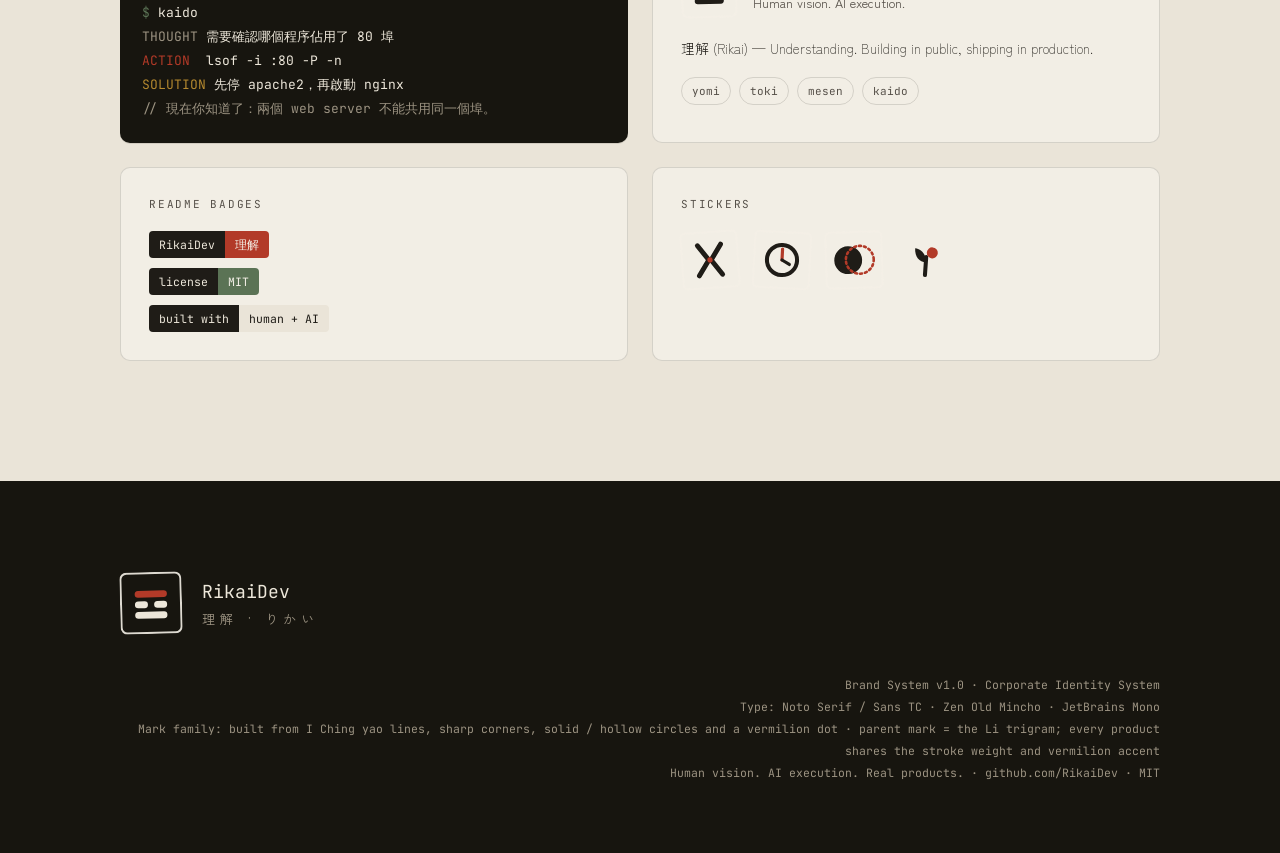
<file: brand/index.html>
<!DOCTYPE html>
<html lang="en">
<head>
  <meta charset="utf-8">
  <meta name="viewport" content="width=device-width, initial-scale=1">

  <!-- ============ SEO ============ -->
  <title>RikaiDev Brand System — 視覺識別規範 (CIS)</title>
  <meta name="description" content="RikaiDev 視覺識別系統：以易經離卦爻線構成的標誌家族、紙墨與唯一朱色的色彩系統、明體／和文／等寬字體排印、日文漢字產品命名法則，以及語調與應用範例。">
  <meta name="keywords" content="RikaiDev, brand system, CIS, 視覺識別, 離卦, 爻, logo, 色彩系統, 字體排印, 命名系統, design system, 品牌規範">
  <meta name="author" content="RikaiDev">
  <meta name="robots" content="index, follow, max-image-preview:large">
  <meta name="theme-color" content="#F2EEE5" media="(prefers-color-scheme: light)">
  <meta name="theme-color" content="#17150F" media="(prefers-color-scheme: dark)">
  <link rel="canonical" href="https://rikaidev.github.io/brand/">
  <link rel="icon" href="/assets/favicon.svg" type="image/svg+xml">
  <link rel="apple-touch-icon" href="/assets/favicon.svg">
  <link rel="manifest" href="/site.webmanifest">

  <!-- Open Graph -->
  <meta property="og:type" content="article">
  <meta property="og:site_name" content="RikaiDev">
  <meta property="og:locale" content="zh_TW">
  <meta property="og:title" content="RikaiDev Brand System — 視覺識別規範 (CIS)">
  <meta property="og:description" content="離卦爻線標誌家族、紙墨與朱、明體／和文／等寬字體、日文漢字命名法則、語調與應用。">
  <meta property="og:url" content="https://rikaidev.github.io/brand/">
  <meta property="og:image" content="https://rikaidev.github.io/assets/og.svg">
  <meta property="og:image:width" content="1200">
  <meta property="og:image:height" content="630">
  <meta name="twitter:card" content="summary_large_image">
  <meta name="twitter:title" content="RikaiDev Brand System — 視覺識別規範">
  <meta name="twitter:description" content="離卦爻線標誌家族、紙墨與朱、明體／和文／等寬字體、日文漢字命名法則。">
  <meta name="twitter:image" content="https://rikaidev.github.io/assets/og.svg">

  <!-- ============ GEO / structured data ============ -->
  <script type="application/ld+json">
  {
    "@context": "https://schema.org",
    "@graph": [
      {
        "@type": "Organization",
        "@id": "https://rikaidev.github.io/#org",
        "name": "RikaiDev",
        "alternateName": "理解",
        "url": "https://rikaidev.github.io/",
        "logo": "https://rikaidev.github.io/assets/favicon.svg",
        "sameAs": ["https://github.com/RikaiDev"]
      },
      {
        "@type": "CreativeWork",
        "name": "RikaiDev Brand System",
        "headline": "RikaiDev 視覺識別規範 (Corporate Identity System)",
        "inLanguage": "zh-Hant",
        "creator": { "@id": "https://rikaidev.github.io/#org" },
        "about": ["Corporate identity", "Logo system", "Color system", "Typography", "Naming system", "Voice and tone"],
        "url": "https://rikaidev.github.io/brand/"
      },
      {
        "@type": "BreadcrumbList",
        "itemListElement": [
          { "@type": "ListItem", "position": 1, "name": "RikaiDev", "item": "https://rikaidev.github.io/" },
          { "@type": "ListItem", "position": 2, "name": "Brand System", "item": "https://rikaidev.github.io/brand/" }
        ]
      }
    ]
  }
  </script>

  <!-- fonts -->
  <link rel="preconnect" href="https://fonts.googleapis.com">
  <link rel="preconnect" href="https://fonts.gstatic.com" crossorigin>
  <link href="https://fonts.googleapis.com/css2?family=Fraunces:opsz,wght@9..144,400..700&family=Zen+Kaku+Gothic+New:wght@400;500;700;900&family=Noto+Sans+TC:wght@400;500;700&family=JetBrains+Mono:wght@400;500;700&display=swap" rel="stylesheet">
  <link rel="stylesheet" href="/assets/app.css">

  <!-- no-flash theme restore -->
  <script>(function(){try{var d=document.documentElement;if(localStorage.getItem('rk-theme')==='sumi')d.setAttribute('data-theme','sumi');if(localStorage.getItem('rk-lang')==='zh'){d.setAttribute('data-lang','zh');d.setAttribute('lang','zh-Hant');}}catch(e){}})();</script>
</head>
<body class="bg-paper text-ink font-sans">

  <!-- ===== shared 離卦 mark library ===== -->
  <svg width="0" height="0" class="absolute" aria-hidden="true"><defs>
    <symbol id="m-li" viewBox="0 0 100 100"><rect x="24" y="30" width="52" height="11" rx="5.5" fill="var(--color-accent,#B23A28)" class="blink"/><rect x="24" y="47" width="21" height="11" rx="5.5" fill="var(--color-ink,#1F1C17)"/><rect x="55" y="47" width="21" height="11" rx="5.5" fill="var(--color-ink,#1F1C17)"/><rect x="24" y="64" width="52" height="11" rx="5.5" fill="var(--color-ink,#1F1C17)"/></symbol>
    <symbol id="m-li-mono" viewBox="0 0 100 100"><rect x="24" y="30" width="52" height="11" rx="5.5" fill="var(--color-ink,#1F1C17)"/><rect x="24" y="47" width="21" height="11" rx="5.5" fill="var(--color-ink,#1F1C17)"/><rect x="55" y="47" width="21" height="11" rx="5.5" fill="var(--color-ink,#1F1C17)"/><rect x="24" y="64" width="52" height="11" rx="5.5" fill="var(--color-ink,#1F1C17)"/></symbol>
    <symbol id="m-li-lite" viewBox="0 0 100 100"><rect x="24" y="30" width="52" height="11" rx="5.5" fill="var(--color-accent,#B23A28)" class="blink"/><rect x="24" y="47" width="21" height="11" rx="5.5" fill="#EDE7DA"/><rect x="55" y="47" width="21" height="11" rx="5.5" fill="#EDE7DA"/><rect x="24" y="64" width="52" height="11" rx="5.5" fill="#EDE7DA"/></symbol>
    <symbol id="m-yomi" viewBox="0 0 100 100"><path d="M30 24 L48 50 L30 76" fill="none" stroke="var(--color-ink,#1F1C17)" stroke-width="8.5" stroke-linecap="round" stroke-linejoin="round"/><path d="M70 24 L52 50 L70 76" fill="none" stroke="var(--color-ink,#1F1C17)" stroke-width="8.5" stroke-linecap="round" stroke-linejoin="round"/><circle cx="50" cy="50" r="4.6" fill="var(--color-accent,#B23A28)" class="pulse"/></symbol>
    <symbol id="m-toki" viewBox="0 0 100 100"><circle cx="50" cy="50" r="26" fill="none" stroke="var(--color-ink,#1F1C17)" stroke-width="7" stroke-linecap="round"/><line x1="50" y1="50" x2="50" y2="31" stroke="var(--color-accent,#B23A28)" stroke-width="5.5" stroke-linecap="round" class="pulse"/><line x1="50" y1="50" x2="63" y2="57" stroke="var(--color-ink,#1F1C17)" stroke-width="5.5" stroke-linecap="round"/></symbol>
    <symbol id="m-me" viewBox="0 0 100 100"><circle cx="40" cy="50" r="24" fill="var(--color-ink,#1F1C17)"/><circle cx="60" cy="50" r="24" fill="none" stroke="var(--color-accent,#B23A28)" stroke-width="4.5" stroke-dasharray="3.4 5.2" stroke-linecap="round" class="pulse"/></symbol>
    <symbol id="m-kaido" viewBox="0 0 100 100"><path d="M30 30 L50 50 L30 70" fill="none" stroke="var(--color-ink,#1F1C17)" stroke-width="8.5" stroke-linecap="round" stroke-linejoin="round"/><rect x="58" y="34" width="9" height="32" rx="1.5" fill="var(--color-accent,#B23A28)" class="blink"/></symbol>
    <symbol id="m-mori" viewBox="0 0 100 100"><path d="M42 26 L29 26 L29 74 L42 74" fill="none" stroke="var(--color-ink,#1F1C17)" stroke-width="8" stroke-linecap="round" stroke-linejoin="round"/><path d="M58 26 L71 26 L71 74 L58 74" fill="none" stroke="var(--color-ink,#1F1C17)" stroke-width="8" stroke-linecap="round" stroke-linejoin="round"/><circle cx="50" cy="50" r="5.2" fill="var(--color-accent,#B23A28)" class="pulse"/></symbol>
    <symbol id="m-minori" viewBox="0 0 100 100"><path d="M50 76 L50 45" fill="none" stroke="var(--color-ink,#1F1C17)" stroke-width="7" stroke-linecap="round"/><path d="M50 54 C50 37 37 31 30 31 C30 46 39 54 50 54 Z" fill="var(--color-ink,#1F1C17)"/><circle cx="60" cy="37" r="9.5" fill="var(--color-accent,#B23A28)" class="pulse"/></symbol>
  </defs></svg>

  <div class="grain"></div>

  <!-- ============ top bar ============ -->
  <header class="sticky top-0 z-20 flex items-center justify-between px-6 md:px-10 py-[18px] backdrop-blur-md border-b border-line" style="background:color-mix(in srgb, var(--color-paper) 78%, transparent);">
    <a href="/" class="flex items-center gap-3" aria-label="RikaiDev home">
      <span class="w-[26px] h-[26px] rounded-[4px] flex items-center justify-center rotate-[-2deg] shadow-[inset_0_0_0_1.5px_rgba(244,240,231,0.85)]"><svg viewBox="0 0 100 100" width="26" height="26" class="mark" aria-hidden="true"><use href="#m-li"/></svg></span>
      <span class="font-mono text-[13px] tracking-[0.14em]">RikaiDev</span>
    </a>
    <nav class="hidden md:flex gap-[26px] font-mono text-[11px] tracking-[0.16em] uppercase text-sub">
      <a data-t lang="en" href="#logo" class="hover:text-accent">Logo</a>
      <a data-t lang="zh" href="#logo" class="hover:text-accent">標誌</a>
      <a data-t lang="en" href="#color" class="hover:text-accent">Color</a>
      <a data-t lang="zh" href="#color" class="hover:text-accent">色彩</a>
      <a data-t lang="en" href="#type" class="hover:text-accent">Type</a>
      <a data-t lang="zh" href="#type" class="hover:text-accent">字體</a>
      <a data-t lang="en" href="#naming" class="hover:text-accent">Naming</a>
      <a data-t lang="zh" href="#naming" class="hover:text-accent">命名</a>
      <a data-t lang="en" href="#voice" class="hover:text-accent">Voice</a>
      <a data-t lang="zh" href="#voice" class="hover:text-accent">語調</a>
    </nav>
    <div class="flex items-center gap-4">
      <span class="hidden sm:inline font-mono text-[11px] tracking-[0.16em] uppercase text-sub">Brand System v1.0</span>
      <span class="rk-controls" aria-label="Site controls"></span>
    </div>
  </header>

  <main>
  <!-- ============ HERO ============ -->
  <section class="mx-auto max-w-[1120px] px-6 md:px-10 pt-20 md:pt-[120px] pb-[100px]">
    <div data-t lang="en" class="font-mono text-[12px] tracking-[0.3em] uppercase text-sub mb-12 md:mb-16">Corporate Identity System</div>
    <div data-t lang="zh" class="font-mono text-[12px] tracking-[0.3em] uppercase text-sub mb-12 md:mb-16">視覺識別規範</div>

    <div class="grid grid-cols-1 md:grid-cols-[auto_1fr] gap-10 md:gap-14 items-start">
      <div class="w-[150px] h-[150px] md:w-[190px] md:h-[190px] rounded-[12px] flex items-center justify-center rotate-[-1.5deg] shadow-[inset_0_0_0_3px_rgba(244,240,231,0.92),0_2px_0_rgba(31,28,23,0.16)] shrink-0">
        <svg viewBox="0 0 100 100" width="190" height="190" class="mark w-full h-full" aria-hidden="true"><use href="#m-li"/></svg>
      </div>
      <div class="pt-1.5">
        <div class="font-mincho text-[15px] tracking-[0.5em] text-accent mb-[14px]">り　か　い</div>
        <h1 data-t lang="en" class="font-serif font-medium text-[clamp(44px,7vw,92px)] leading-[1.02] tracking-[0.01em] mb-7">Understanding is<br>where every tool begins.</h1>
        <h1 data-t lang="zh" class="font-serif font-medium text-[clamp(44px,7vw,92px)] leading-[1.02] tracking-[0.01em] mb-7">理解，<br>是一切工具的起點。</h1>
        <p data-t lang="en" class="font-sans font-light text-[17px] md:text-[19px] leading-[1.9] max-w-[560px] mb-9">
          RikaiDev (Rikai) builds open-source tools — human-led, AI-powered.<br>
          <span class="text-sub">Humans own insight and judgment; AI handles execution and scale — together building what no one person could.</span>
        </p>
        <p data-t lang="zh" class="font-sans font-light text-[17px] md:text-[19px] leading-[1.9] max-w-[560px] mb-9">
          RikaiDev（理解）打造以人為本、AI 為力的開源工具。<br>
          <span class="text-sub">人負責洞察與判斷，AI 負責執行與規模，一起做出一個人做不出的東西。</span>
        </p>
        <div class="flex gap-[14px] flex-wrap font-mono text-[12px] tracking-[0.12em] text-sub">
          <span class="px-[14px] py-2 border border-line rounded-full">Human vision</span>
          <span class="px-[14px] py-2 border border-line rounded-full">AI execution</span>
          <span class="px-[14px] py-2 border border-line rounded-full">Real products</span>
        </div>
      </div>
    </div>

    <div class="mt-20 pt-[22px] border-t border-line flex justify-between flex-wrap gap-3 font-mono text-[11px] tracking-[0.14em] uppercase text-sub">
      <span data-t lang="en">Building in public · Shipping in production</span>
      <span data-t lang="zh">公開建造 · 生產環境出貨</span>
      <span data-t lang="en">↓ Scroll</span>
      <span data-t lang="zh">↓ 向下捲動</span>
    </div>
  </section>

  <!-- ============ 01 PHILOSOPHY ============ -->
  <section class="border-t border-line" aria-labelledby="s01">
    <div class="mx-auto max-w-[1120px] px-6 md:px-10 py-20 md:py-[120px]">
      <div id="s01" data-t lang="en" class="font-mono text-[12px] tracking-[0.28em] uppercase text-sub mb-14">01 — Philosophy</div>
      <div data-t lang="zh" class="font-mono text-[12px] tracking-[0.28em] uppercase text-sub mb-14">01 — 理念</div>
      <h2 data-t lang="en" class="font-serif font-medium text-[clamp(30px,4.4vw,56px)] leading-[1.28] max-w-[900px] mb-[14px]">We don't use AI to write code faster —<br>we use AI to build what one person couldn't.</h2>
      <h2 data-t lang="zh" class="font-serif font-medium text-[clamp(30px,4.4vw,56px)] leading-[1.28] max-w-[900px] mb-[14px]">我們不是用 AI 把程式碼寫得更快，<br>而是用 AI 做出一個人做不出的東西。</h2>
      <p data-t lang="en" class="font-mono text-[13px] tracking-[0.06em] text-sub mb-[72px]">We don't use AI to write code faster. We use AI to build what one person couldn't build alone.</p>
      <p data-t lang="zh" class="font-mono text-[13px] tracking-[0.06em] text-sub mb-[72px]">我們不是用 AI 把程式碼寫得更快，而是用 AI 做出一個人做不出的東西。</p>

      <div class="grid grid-cols-1 md:grid-cols-3 border-t border-line divide-y md:divide-y-0 md:divide-x divide-line">
        <div class="py-[38px] md:pr-8">
          <div class="font-mincho text-[40px] text-accent mb-5">人</div>
          <div data-t lang="en" class="font-serif text-[21px] mb-[10px]">Human — Insight</div>
          <div data-t lang="zh" class="font-serif text-[21px] mb-[10px]">Human — 洞察</div>
          <p data-t lang="en" class="font-sans font-light text-[15px] leading-[1.85] text-sub">Vision, taste, and the decisions that truly matter. Humans set the direction.</p>
          <p data-t lang="zh" class="font-sans font-light text-[15px] leading-[1.85] text-sub">願景、品味，以及真正重要的決定。方向由人來定。</p>
        </div>
        <div class="py-[38px] md:px-8">
          <div class="font-mincho text-[40px] text-accent mb-5">技</div>
          <div data-t lang="en" class="font-serif text-[21px] mb-[10px]">AI — Execution</div>
          <div data-t lang="zh" class="font-serif text-[21px] mb-[10px]">AI — 執行</div>
          <p data-t lang="en" class="font-sans font-light text-[15px] leading-[1.85] text-sub">Iteration, scale, and everything that can be amplified. The power goes to AI.</p>
          <p data-t lang="zh" class="font-sans font-light text-[15px] leading-[1.85] text-sub">迭代、規模，以及所有可以被放大的事。力量交給 AI。</p>
        </div>
        <div class="py-[38px] md:pl-8">
          <div class="font-mincho text-[40px] text-accent mb-5">實</div>
          <div data-t lang="en" class="font-serif text-[21px] mb-[10px]">Together — Shipped</div>
          <div data-t lang="zh" class="font-serif text-[21px] mb-[10px]">Together — 成品</div>
          <p data-t lang="en" class="font-sans font-light text-[15px] leading-[1.85] text-sub">What a single developer can ship today. This doesn't replace people — it frees them.</p>
          <p data-t lang="zh" class="font-sans font-light text-[15px] leading-[1.85] text-sub">一個開發者，現在能出貨的東西。這不是取代人，是解放人。</p>
        </div>
      </div>

      <div class="mt-16 flex items-baseline gap-[22px] flex-wrap">
        <span data-t lang="en" class="font-serif text-[clamp(26px,3vw,38px)]">Code is the proof.</span>
        <span data-t lang="zh" class="font-serif text-[clamp(26px,3vw,38px)]">程式碼，即證明。</span>
        <span data-t lang="en" class="font-mono text-[13px] tracking-[0.08em] text-sub">The code is the proof. Clone it. Read it. Run it. Break it.</span>
        <span data-t lang="zh" class="font-mono text-[13px] tracking-[0.08em] text-sub">程式碼即證明。下載、閱讀、執行、把它弄壞。</span>
      </div>
    </div>
  </section>

  <!-- ============ 02 LOGO ============ -->
  <section id="logo" class="border-t border-line bg-paper2" aria-labelledby="s02">
    <div class="mx-auto max-w-[1120px] px-6 md:px-10 py-20 md:py-[120px]">
      <div id="s02" data-t lang="en" class="font-mono text-[12px] tracking-[0.28em] uppercase text-sub mb-6">02 — Logo</div>
      <div data-t lang="zh" class="font-mono text-[12px] tracking-[0.28em] uppercase text-sub mb-6">02 — 標誌系統</div>
      <h2 data-t lang="en" class="font-serif font-medium text-[clamp(28px,4vw,48px)] leading-[1.3] max-w-[760px] mb-5">A mark made of yao lines. Yin and yang — also 0 and 1.</h2>
      <h2 data-t lang="zh" class="font-serif font-medium text-[clamp(28px,4vw,48px)] leading-[1.3] max-w-[760px] mb-5">以爻為標。陰陽，也是 0 與 1。</h2>
      <p data-t lang="en" class="font-sans font-light text-[16px] leading-[1.9] text-sub max-w-[640px] mb-[72px]">The mark is a sign built from the yao lines of the I Ching — the Li trigram (fire / light) means clarity and awareness, exactly what "Rikai" is. The solid line is human judgment, the broken line is AI iteration, stacked into one trigram; it is also binary (code) and "yi" — change, fluency. The top line is vermilion and blinks — at once a moving line and a terminal cursor. Purely geometric, still legible down to 16px, and true to our belief: the code is the proof.</p>
      <p data-t lang="zh" class="font-sans font-light text-[16px] leading-[1.9] text-sub max-w-[640px] mb-[72px]">標誌是一枚以易經「爻」構成的記號——離卦（火／明）＝清晰、覺照，正合「理解」。陽爻是人的判斷，陰爻是 AI 的迭代，疊成一卦；同時也是二進位（程式碼）與「易＝變化、通達」。頂爻為朱色且會眨——既是動爻，也是終端機游標；純幾何、縮到 16px 仍清楚，也呼應我們的信念：程式碼即證明。</p>

      <!-- primary lockups -->
      <div class="grid grid-cols-1 md:grid-cols-2 gap-px bg-line border border-line mb-14">
        <div class="bg-card px-8 md:px-12 py-16 flex items-center gap-[26px]">
          <span class="w-[88px] h-[88px] rounded-[8px] flex items-center justify-center rotate-[-1.5deg] shadow-[inset_0_0_0_2.5px_rgba(244,240,231,0.9)] shrink-0"><svg viewBox="0 0 100 100" width="88" height="88" class="mark" aria-hidden="true"><use href="#m-li"/></svg></span>
          <div>
            <div class="font-mono font-medium text-[30px] tracking-[0.01em]">RikaiDev</div>
            <div class="font-mincho text-[13px] tracking-[0.42em] text-sub mt-1.5">理解 · りかい</div>
          </div>
        </div>
        <div class="bg-card px-8 md:px-12 py-16 flex flex-col items-center gap-5">
          <span class="w-[96px] h-[96px] rounded-[8px] flex items-center justify-center rotate-[-1.5deg] shadow-[inset_0_0_0_2.5px_rgba(244,240,231,0.9)]"><svg viewBox="0 0 100 100" width="96" height="96" class="mark" aria-hidden="true"><use href="#m-li"/></svg></span>
          <div class="font-mono font-medium text-[24px] tracking-[0.02em]">RikaiDev</div>
        </div>
      </div>

      <!-- variants -->
      <div data-t lang="en" class="font-mono text-[11px] tracking-[0.2em] uppercase text-sub mb-5">Variants</div>
      <div data-t lang="zh" class="font-mono text-[11px] tracking-[0.2em] uppercase text-sub mb-5">変体</div>
      <div class="grid grid-cols-2 md:grid-cols-4 gap-px bg-line border border-line mb-14">
        <div class="bg-card aspect-square flex flex-col items-center justify-center gap-4">
          <span class="w-[64px] h-[64px] rounded-[6px] flex items-center justify-center rotate-[-1.5deg] shadow-[inset_0_0_0_2px_rgba(244,240,231,0.9)]"><svg viewBox="0 0 100 100" width="64" height="64" class="mark" aria-hidden="true"><use href="#m-li"/></svg></span>
          <span data-t lang="en" class="font-mono text-[10px] tracking-[0.1em] text-sub">Primary · Li trigram</span>
          <span data-t lang="zh" class="font-mono text-[10px] tracking-[0.1em] text-sub">主標 · 離卦</span>
        </div>
        <div class="aspect-square flex flex-col items-center justify-center gap-4" style="background:#1F1C17;">
          <span class="w-[64px] h-[64px] rounded-[6px] flex items-center justify-center rotate-[-1.5deg] shadow-[inset_0_0_0_2px_rgba(31,28,23,0.35)]"><svg viewBox="0 0 100 100" width="64" height="64" class="mark" aria-hidden="true"><use href="#m-li-lite"/></svg></span>
          <span data-t lang="en" class="font-mono text-[10px] tracking-[0.1em]" style="color:#9C9382;">Dark ground · Reversed</span>
          <span data-t lang="zh" class="font-mono text-[10px] tracking-[0.1em]" style="color:#9C9382;">深底 · 反白</span>
        </div>
        <div class="bg-card aspect-square flex flex-col items-center justify-center gap-4">
          <span class="w-[64px] h-[64px] rounded-[6px] flex items-center justify-center rotate-[-1.5deg] shadow-[inset_0_0_0_2px_var(--color-ink,#1F1C17)]"><svg viewBox="0 0 100 100" width="64" height="64" class="mark" aria-hidden="true"><use href="#m-li-mono"/></svg></span>
          <span data-t lang="en" class="font-mono text-[10px] tracking-[0.1em] text-sub">Monochrome · Ink line</span>
          <span data-t lang="zh" class="font-mono text-[10px] tracking-[0.1em] text-sub">單色 · 墨線</span>
        </div>
        <div class="bg-card aspect-square flex flex-col items-center justify-center gap-4">
          <span class="w-[34px] h-[34px] rounded-[4px] flex items-center justify-center shadow-[inset_0_0_0_1.5px_rgba(244,240,231,0.9)]"><svg viewBox="0 0 100 100" width="34" height="34" class="mark" aria-hidden="true"><use href="#m-li"/></svg></span>
          <span class="font-mono text-[10px] tracking-[0.1em] text-sub">Favicon · 16–32px</span>
        </div>
      </div>

      <!-- clearspace + misuse -->
      <div class="grid grid-cols-1 md:grid-cols-2 gap-11">
        <div>
          <div data-t lang="en" class="font-mono text-[11px] tracking-[0.2em] uppercase text-sub mb-[18px]">Clear space</div>
          <div data-t lang="zh" class="font-mono text-[11px] tracking-[0.2em] uppercase text-sub mb-[18px]">留白</div>
          <div class="bg-card border border-line p-10 flex items-center justify-center">
            <div class="relative p-9">
              <div class="absolute inset-0 border border-dashed border-accent opacity-50"></div>
              <span class="w-[72px] h-[72px] rounded-[6px] flex items-center justify-center rotate-[-1.5deg] shadow-[inset_0_0_0_2px_rgba(244,240,231,0.9)]"><svg viewBox="0 0 100 100" width="72" height="72" class="mark" aria-hidden="true"><use href="#m-li"/></svg></span>
            </div>
          </div>
          <p data-t lang="en" class="font-sans font-light text-[13.5px] leading-[1.8] text-sub mt-[14px]">Minimum clear space on every side is half the seal's edge length. Nothing else may touch the seal face.</p>
          <p data-t lang="zh" class="font-sans font-light text-[13.5px] leading-[1.8] text-sub mt-[14px]">四周留白最小為印章邊長的 ½。印面不得被其他元素觸碰。</p>
        </div>
        <div>
          <div data-t lang="en" class="font-mono text-[11px] tracking-[0.2em] uppercase text-sub mb-[18px]">Misuse</div>
          <div data-t lang="zh" class="font-mono text-[11px] tracking-[0.2em] uppercase text-sub mb-[18px]">禁止</div>
          <div class="grid grid-cols-2 gap-3">
            <div class="bg-card border border-line aspect-[1.4] flex items-center justify-center relative"><div class="w-11 h-11 rounded-[6px]" style="background:linear-gradient(45deg,#5b8f4f,#c9a13a);"></div><span data-t lang="en" class="absolute bottom-2 left-2.5 font-mono text-[9.5px] text-sub">✕ Recolor / gradient</span><span data-t lang="zh" class="absolute bottom-2 left-2.5 font-mono text-[9.5px] text-sub">✕ 換色 / 漸層</span></div>
            <div class="bg-card border border-line aspect-[1.4] flex items-center justify-center relative"><svg viewBox="0 0 100 100" width="56" height="30" class="mark" aria-hidden="true"><use href="#m-li"/></svg><span data-t lang="en" class="absolute bottom-2 left-2.5 font-mono text-[9.5px] text-sub">✕ Stretch / distort</span><span data-t lang="zh" class="absolute bottom-2 left-2.5 font-mono text-[9.5px] text-sub">✕ 拉伸變形</span></div>
            <div class="bg-card border border-line aspect-[1.4] flex items-center justify-center relative"><div class="w-11 h-11 rounded-full overflow-hidden flex items-center justify-center"><svg viewBox="0 0 100 100" width="44" height="44" aria-hidden="true"><use href="#m-li"/></svg></div><span data-t lang="en" class="absolute bottom-2 left-2.5 font-mono text-[9.5px] text-sub">✕ Alter the shape</span><span data-t lang="zh" class="absolute bottom-2 left-2.5 font-mono text-[9.5px] text-sub">✕ 改形狀</span></div>
            <div class="bg-card border border-line aspect-[1.4] flex items-center justify-center relative"><span class="w-11 h-11 rounded-[6px] flex items-center justify-center shadow-[0_6px_12px_rgba(178,58,40,0.6)]"><svg viewBox="0 0 100 100" width="44" height="44" class="mark" aria-hidden="true"><use href="#m-li"/></svg></span><span data-t lang="en" class="absolute bottom-2 left-2.5 font-mono text-[9.5px] text-sub">✕ Add shadow / effects</span><span data-t lang="zh" class="absolute bottom-2 left-2.5 font-mono text-[9.5px] text-sub">✕ 加陰影特效</span></div>
          </div>
        </div>
      </div>
    </div>
  </section>

  <!-- ============ 03 COLOR ============ -->
  <section id="color" class="border-t border-line" aria-labelledby="s03">
    <div class="mx-auto max-w-[1120px] px-6 md:px-10 py-20 md:py-[120px]">
      <div id="s03" data-t lang="en" class="font-mono text-[12px] tracking-[0.28em] uppercase text-sub mb-6">03 — Color</div>
      <div data-t lang="zh" class="font-mono text-[12px] tracking-[0.28em] uppercase text-sub mb-6">03 — 色彩系統</div>
      <h2 data-t lang="en" class="font-serif font-medium text-[clamp(28px,4vw,48px)] leading-[1.3] max-w-[760px] mb-5">Paper, ink, and a single touch of vermilion.</h2>
      <h2 data-t lang="zh" class="font-serif font-medium text-[clamp(28px,4vw,48px)] leading-[1.3] max-w-[760px] mb-5">紙、墨，與唯一的一點朱。</h2>
      <p data-t lang="en" class="font-sans font-light text-[16px] leading-[1.9] text-sub max-w-[640px] mb-[72px]">The palette is restrained almost to black and white: warm paper-white as ground, ink-black carrying all structure and text. Color is reserved for "shu" alone — like the single red of a signature seal, powerful because it is rare.</p>
      <p data-t lang="zh" class="font-sans font-light text-[16px] leading-[1.9] text-sub max-w-[640px] mb-[72px]">色彩克制到近乎黑白：溫潤的紙白為底、墨黑承載一切結構與文字。彩色只保留給「朱」——像落款印上唯一的一抹紅，因為稀少而有力量。</p>

      <div class="grid grid-cols-1 md:grid-cols-3 gap-5 mb-5">
        <div data-t lang="en" class="md:col-span-2 border border-line rounded-[6px] p-[34px] min-h-[200px] flex flex-col justify-between" style="background:#F2EEE5;">
          <span class="font-mincho text-[34px]" style="color:#1F1C17;">紙 <span class="text-[15px] tracking-[0.3em]" style="color:#6B655A;">washi</span></span>
          <div class="font-mono text-[12px] leading-[1.9]" style="color:#6B655A;">#F2EEE5 · Base background<br>Warm off-white with a paper grain. Holds all the whitespace.</div>
        </div>
        <div data-t lang="zh" class="md:col-span-2 border border-line rounded-[6px] p-[34px] min-h-[200px] flex flex-col justify-between" style="background:#F2EEE5;">
          <span class="font-mincho text-[34px]" style="color:#1F1C17;">紙 <span class="text-[15px] tracking-[0.3em]" style="color:#6B655A;">washi</span></span>
          <div class="font-mono text-[12px] leading-[1.9]" style="color:#6B655A;">#F2EEE5 · 基底背景<br>溫白微暖，帶紙的質感。承載一切留白。</div>
        </div>
        <div data-t lang="en" class="rounded-[6px] p-[34px] min-h-[200px] flex flex-col justify-between" style="background:#1F1C17;">
          <span class="font-mincho text-[34px]" style="color:#F2EEE5;">墨 <span class="text-[15px] tracking-[0.3em]" style="color:#9C9382;">sumi</span></span>
          <div class="font-mono text-[12px] leading-[1.9]" style="color:#9C9382;">#1F1C17 · Text / structure<br>Near-black, not pure black. Deep and settled.</div>
        </div>
        <div data-t lang="zh" class="rounded-[6px] p-[34px] min-h-[200px] flex flex-col justify-between" style="background:#1F1C17;">
          <span class="font-mincho text-[34px]" style="color:#F2EEE5;">墨 <span class="text-[15px] tracking-[0.3em]" style="color:#9C9382;">sumi</span></span>
          <div class="font-mono text-[12px] leading-[1.9]" style="color:#9C9382;">#1F1C17 · 文字 / 結構<br>近黑而非純黑。深沉、安定。</div>
        </div>
      </div>
      <div class="grid grid-cols-2 md:grid-cols-4 gap-5 mb-16">
        <div data-t lang="en" class="rounded-[6px] p-[26px] min-h-[150px] flex flex-col justify-between" style="background:#6B655A;">
          <span class="font-mincho text-[26px]" style="color:#F2EEE5;">鼠</span>
          <div class="font-mono text-[11px] leading-[1.7]" style="color:rgba(242,238,229,0.85);">nezumi<br>#6B655A · Secondary text</div>
        </div>
        <div data-t lang="zh" class="rounded-[6px] p-[26px] min-h-[150px] flex flex-col justify-between" style="background:#6B655A;">
          <span class="font-mincho text-[26px]" style="color:#F2EEE5;">鼠</span>
          <div class="font-mono text-[11px] leading-[1.7]" style="color:rgba(242,238,229,0.85);">nezumi<br>#6B655A · 次要文字</div>
        </div>
        <div data-t lang="en" class="rounded-[6px] p-[26px] min-h-[150px] flex flex-col justify-between" style="background:#C9C2B2;">
          <span class="font-mincho text-[26px]" style="color:#1F1C17;">淡墨</span>
          <div class="font-mono text-[11px] leading-[1.7]" style="color:#4a463d;">usuzumi<br>#C9C2B2 · Dividers / grid</div>
        </div>
        <div data-t lang="zh" class="rounded-[6px] p-[26px] min-h-[150px] flex flex-col justify-between" style="background:#C9C2B2;">
          <span class="font-mincho text-[26px]" style="color:#1F1C17;">淡墨</span>
          <div class="font-mono text-[11px] leading-[1.7]" style="color:#4a463d;">usuzumi<br>#C9C2B2 · 分隔線 / 網格</div>
        </div>
        <div data-t lang="en" class="rounded-[6px] p-[26px] min-h-[150px] flex flex-col justify-between shadow-[inset_0_0_0_2px_rgba(244,240,231,0.4)]" style="background:#B23A28;">
          <span class="font-mincho text-[26px]" style="color:#F4F0E7;">朱</span>
          <div class="font-mono text-[11px] leading-[1.7]" style="color:rgba(244,240,231,0.9);">shu<br>#B23A28 · Accent / emphasis</div>
        </div>
        <div data-t lang="zh" class="rounded-[6px] p-[26px] min-h-[150px] flex flex-col justify-between shadow-[inset_0_0_0_2px_rgba(244,240,231,0.4)]" style="background:#B23A28;">
          <span class="font-mincho text-[26px]" style="color:#F4F0E7;">朱</span>
          <div class="font-mono text-[11px] leading-[1.7]" style="color:rgba(244,240,231,0.9);">shu<br>#B23A28 · 點睛 / 強調</div>
        </div>
        <div data-t lang="en" class="border border-line rounded-[6px] p-[26px] min-h-[150px] flex flex-col justify-between" style="background:#EAE4D8;">
          <span class="font-mincho text-[26px]" style="color:#1F1C17;">生成</span>
          <div class="font-mono text-[11px] leading-[1.7]" style="color:#6B655A;">kinari<br>#EAE4D8 · Card / light block</div>
        </div>
        <div data-t lang="zh" class="border border-line rounded-[6px] p-[26px] min-h-[150px] flex flex-col justify-between" style="background:#EAE4D8;">
          <span class="font-mincho text-[26px]" style="color:#1F1C17;">生成</span>
          <div class="font-mono text-[11px] leading-[1.7]" style="color:#6B655A;">kinari<br>#EAE4D8 · 卡面 / 淺區塊</div>
        </div>
      </div>

      <div data-t lang="en" class="font-mono text-[11px] tracking-[0.2em] uppercase text-sub mb-5">Semantic — all low-chroma, used sparingly</div>
      <div data-t lang="zh" class="font-mono text-[11px] tracking-[0.2em] uppercase text-sub mb-5">語意色 — 全數低彩度，克制使用</div>
      <div class="grid grid-cols-1 sm:grid-cols-3 gap-5">
        <div data-t lang="en" class="flex items-center gap-4 p-[22px] border border-line rounded-[6px]">
          <div class="w-11 h-11 rounded-[5px] shrink-0" style="background:#5B7355;"></div>
          <div><div class="font-serif text-[17px]">苔 · Success</div><div class="font-mono text-[11px] text-sub">#5B7355 koke</div></div>
        </div>
        <div data-t lang="zh" class="flex items-center gap-4 p-[22px] border border-line rounded-[6px]">
          <div class="w-11 h-11 rounded-[5px] shrink-0" style="background:#5B7355;"></div>
          <div><div class="font-serif text-[17px]">苔 · 成功</div><div class="font-mono text-[11px] text-sub">#5B7355 koke</div></div>
        </div>
        <div data-t lang="en" class="flex items-center gap-4 p-[22px] border border-line rounded-[6px]">
          <div class="w-11 h-11 rounded-[5px] shrink-0" style="background:#B5892F;"></div>
          <div><div class="font-serif text-[17px]">山吹 · Warning</div><div class="font-mono text-[11px] text-sub">#B5892F yamabuki</div></div>
        </div>
        <div data-t lang="zh" class="flex items-center gap-4 p-[22px] border border-line rounded-[6px]">
          <div class="w-11 h-11 rounded-[5px] shrink-0" style="background:#B5892F;"></div>
          <div><div class="font-serif text-[17px]">山吹 · 提醒</div><div class="font-mono text-[11px] text-sub">#B5892F yamabuki</div></div>
        </div>
        <div data-t lang="en" class="flex items-center gap-4 p-[22px] border border-line rounded-[6px]">
          <div class="w-11 h-11 rounded-[5px] shrink-0" style="background:#8E2E20;"></div>
          <div><div class="font-serif text-[17px]">緋 · Danger</div><div class="font-mono text-[11px] text-sub">#8E2E20 ake</div></div>
        </div>
        <div data-t lang="zh" class="flex items-center gap-4 p-[22px] border border-line rounded-[6px]">
          <div class="w-11 h-11 rounded-[5px] shrink-0" style="background:#8E2E20;"></div>
          <div><div class="font-serif text-[17px]">緋 · 危險</div><div class="font-mono text-[11px] text-sub">#8E2E20 ake</div></div>
        </div>
      </div>
    </div>
  </section>

  <!-- ============ 04 TYPOGRAPHY ============ -->
  <section id="type" class="border-t border-line bg-paper2" aria-labelledby="s04">
    <div class="mx-auto max-w-[1120px] px-6 md:px-10 py-20 md:py-[120px]">
      <div id="s04" data-t lang="en" class="font-mono text-[12px] tracking-[0.28em] uppercase text-sub mb-6">04 — Typography</div>
      <div data-t lang="zh" class="font-mono text-[12px] tracking-[0.28em] uppercase text-sub mb-6">04 — 字體排印</div>
      <h2 data-t lang="en" class="font-serif font-medium text-[clamp(28px,4vw,48px)] leading-[1.3] max-w-[760px] mb-[72px]">The bones of Mincho, the cadence of kana, the honesty of monospace.</h2>
      <h2 data-t lang="zh" class="font-serif font-medium text-[clamp(28px,4vw,48px)] leading-[1.3] max-w-[760px] mb-[72px]">明體的骨、和文的韻、等寬的誠實。</h2>

      <div class="flex flex-col gap-px bg-line border border-line">
        <div class="bg-card px-6 md:px-9 py-10 grid grid-cols-1 md:grid-cols-[200px_1fr] gap-6 md:gap-8 md:items-baseline">
          <div>
            <div data-t lang="en" class="font-mono text-[11px] tracking-[0.14em] text-sub mb-1.5">DISPLAY · Headline</div>
            <div data-t lang="zh" class="font-mono text-[11px] tracking-[0.14em] text-sub mb-1.5">DISPLAY · 標題</div>
            <div class="font-serif text-[19px]">Noto Serif TC</div>
            <div data-t lang="en" class="font-mono text-[11px] text-sub">Mincho · 300/500</div>
            <div data-t lang="zh" class="font-mono text-[11px] text-sub">明體 · 300/500</div>
          </div>
          <div class="font-serif font-medium text-[32px] md:text-[40px] leading-[1.2]">理解，是一切工具的起點</div>
        </div>
        <div class="bg-card px-6 md:px-9 py-10 grid grid-cols-1 md:grid-cols-[200px_1fr] gap-6 md:gap-8 md:items-baseline">
          <div>
            <div data-t lang="en" class="font-mono text-[11px] tracking-[0.14em] text-sub mb-1.5">WAMEI · Japanese names</div>
            <div data-t lang="zh" class="font-mono text-[11px] tracking-[0.14em] text-sub mb-1.5">WAMEI · 和名</div>
            <div class="font-mincho text-[19px]">Zen Old Mincho</div>
            <div data-t lang="en" class="font-mono text-[11px] text-sub">Japanese Mincho · 700/900</div>
            <div data-t lang="zh" class="font-mono text-[11px] text-sub">日文明朝 · 700/900</div>
          </div>
          <div class="font-mincho font-bold text-[30px] md:text-[40px] leading-[1.15] tracking-[0.08em]">読み　時　目線　海道　見守り　実り</div>
        </div>
        <div class="bg-card px-6 md:px-9 py-10 grid grid-cols-1 md:grid-cols-[200px_1fr] gap-6 md:gap-8 md:items-baseline">
          <div>
            <div data-t lang="en" class="font-mono text-[11px] tracking-[0.14em] text-sub mb-1.5">BODY · Body text</div>
            <div data-t lang="zh" class="font-mono text-[11px] tracking-[0.14em] text-sub mb-1.5">BODY · 內文</div>
            <div class="font-sans text-[19px]">Noto Sans TC</div>
            <div data-t lang="en" class="font-mono text-[11px] text-sub">Gothic · 300/400/500</div>
            <div data-t lang="zh" class="font-mono text-[11px] text-sub">黑體 · 300/400/500</div>
          </div>
          <div class="font-sans font-light text-[18px] leading-[1.9]">人負責洞察與判斷，AI 負責執行與規模。工具應該理解人，而不是逼人去學工具。</div>
        </div>
        <div class="bg-card px-6 md:px-9 py-10 grid grid-cols-1 md:grid-cols-[200px_1fr] gap-6 md:gap-8 md:items-baseline">
          <div>
            <div data-t lang="en" class="font-mono text-[11px] tracking-[0.14em] text-sub mb-1.5">MONO · code / CLI</div>
            <div data-t lang="zh" class="font-mono text-[11px] tracking-[0.14em] text-sub mb-1.5">MONO · 程式碼 / CLI</div>
            <div class="font-mono text-[19px]">JetBrains Mono</div>
            <div data-t lang="en" class="font-mono text-[11px] text-sub">Monospace · 400/500/700</div>
            <div data-t lang="zh" class="font-mono text-[11px] text-sub">等寬 · 400/500/700</div>
          </div>
          <div class="font-mono text-[18px] leading-[1.7] break-words">$ brew install RikaiDev/tap/toki<br><span class="text-accent">→</span> Track your work without thinking about it.</div>
        </div>
        <div class="bg-card px-6 md:px-9 py-10 grid grid-cols-1 md:grid-cols-[200px_1fr] gap-6 md:gap-8 md:items-center">
          <div>
            <div data-t lang="en" class="font-mono text-[11px] tracking-[0.14em] text-sub mb-1.5">MARK · Sign / family</div>
            <div data-t lang="zh" class="font-mono text-[11px] tracking-[0.14em] text-sub mb-1.5">MARK · 記號 / 家族</div>
            <div data-t lang="en" class="font-serif text-[19px]">Li trigram · yao-line family</div>
            <div data-t lang="zh" class="font-serif text-[19px]">離卦 · 爻線家族</div>
            <div data-t lang="en" class="font-mono text-[11px] text-sub">Shared strokes and vermilion dot</div>
            <div data-t lang="zh" class="font-mono text-[11px] text-sub">共用線條與朱點</div>
          </div>
          <div class="flex gap-2.5 flex-wrap">
            <span class="w-[52px] h-[52px] rounded-[6px] flex items-center justify-center rotate-[-1.5deg] shadow-[inset_0_0_0_2px_rgba(244,240,231,0.9)]"><svg viewBox="0 0 100 100" width="52" height="52" class="mark" aria-hidden="true"><use href="#m-li"/></svg></span>
            <span class="w-[52px] h-[52px] rounded-[6px] flex items-center justify-center rotate-[-1.5deg] shadow-[inset_0_0_0_2px_rgba(244,240,231,0.9)]"><svg viewBox="0 0 100 100" width="52" height="52" class="mark" aria-hidden="true"><use href="#m-yomi"/></svg></span>
            <span class="w-[52px] h-[52px] rounded-[6px] flex items-center justify-center rotate-[-1.5deg] shadow-[inset_0_0_0_2px_rgba(244,240,231,0.9)]"><svg viewBox="0 0 100 100" width="52" height="52" class="mark" aria-hidden="true"><use href="#m-toki"/></svg></span>
            <span class="w-[52px] h-[52px] rounded-[6px] flex items-center justify-center rotate-[-1.5deg] shadow-[inset_0_0_0_2px_rgba(244,240,231,0.9)]"><svg viewBox="0 0 100 100" width="52" height="52" class="mark" aria-hidden="true"><use href="#m-me"/></svg></span>
            <span class="w-[52px] h-[52px] rounded-[6px] flex items-center justify-center rotate-[-1.5deg] shadow-[inset_0_0_0_2px_rgba(244,240,231,0.9)]"><svg viewBox="0 0 100 100" width="52" height="52" class="mark" aria-hidden="true"><use href="#m-kaido"/></svg></span>
            <span class="w-[52px] h-[52px] rounded-[6px] flex items-center justify-center rotate-[-1.5deg] shadow-[inset_0_0_0_2px_rgba(244,240,231,0.9)]"><svg viewBox="0 0 100 100" width="52" height="52" class="mark" aria-hidden="true"><use href="#m-mori"/></svg></span>
            <span class="w-[52px] h-[52px] rounded-[6px] flex items-center justify-center rotate-[-1.5deg] shadow-[inset_0_0_0_2px_rgba(244,240,231,0.9)]"><svg viewBox="0 0 100 100" width="52" height="52" class="mark" aria-hidden="true"><use href="#m-minori"/></svg></span>
          </div>
        </div>
      </div>

      <div class="mt-14 flex items-baseline gap-7 flex-wrap font-serif">
        <span class="text-[64px]">理 64</span>
        <span class="text-[40px]">理 40</span>
        <span class="text-[28px]">理 28</span>
        <span class="text-[19px]">理 19</span>
        <span class="text-[15px]">理 15</span>
        <span data-t lang="en" class="font-mono text-[12px] text-sub">Type scale · 1.4 ratio</span>
        <span data-t lang="zh" class="font-mono text-[12px] text-sub">字級 · 1.4 比例</span>
      </div>
    </div>
  </section>

  <!-- ============ 05 NAMING ============ -->
  <section id="naming" class="border-t border-line" aria-labelledby="s05">
    <div class="mx-auto max-w-[1120px] px-6 md:px-10 py-20 md:py-[120px]">
      <div id="s05" data-t lang="en" class="font-mono text-[12px] tracking-[0.28em] uppercase text-sub mb-6">05 — Naming System</div>
      <div data-t lang="zh" class="font-mono text-[12px] tracking-[0.28em] uppercase text-sub mb-6">05 — 命名系統</div>
      <h2 data-t lang="en" class="font-serif font-medium text-[clamp(28px,4vw,48px)] leading-[1.3] max-w-[820px] mb-5">Every name is an act of human perception.</h2>
      <h2 data-t lang="zh" class="font-serif font-medium text-[clamp(28px,4vw,48px)] leading-[1.3] max-w-[820px] mb-5">每個名字，都是一個人類知覺的動作。</h2>
      <p data-t lang="en" class="font-sans font-light text-[16px] leading-[1.9] text-sub max-w-[680px] mb-[72px]">RikaiDev's strongest identity asset is its naming. Each product takes a native Japanese word, carries layered poetry through its kanji, and lets the word's literal sense map directly to what the tool does. In an age where agents are everywhere and models get swapped out, the name always describes a human act — reading, seeing, watching over — not the technology of the moment. Technology ages; understanding does not.</p>
      <p data-t lang="zh" class="font-sans font-light text-[16px] leading-[1.9] text-sub max-w-[680px] mb-[72px]">RikaiDev 最強的識別資產，是它的命名法。每個產品都取一個日文和語、以漢字承載多層詩意，並讓「詞的本義」直接對應工具在做的事。在 agent 遍地、模型會被換掉的時代，名字描述的永遠是人的動作——讀、看、守望——而非當下的技術。技術會過時，理解不會。</p>

      <!-- five laws -->
      <div class="grid grid-cols-2 sm:grid-cols-3 lg:grid-cols-5 gap-px bg-line border border-line mb-[72px]">
        <div data-t lang="en" class="bg-card p-6"><div class="font-mincho text-[30px] text-accent mb-[14px]">一</div><div class="font-serif text-[17px] mb-2">Name in native Japanese</div><p class="font-sans font-light text-[13px] leading-[1.75] text-sub">Take a real Japanese word; its lowercase romaji becomes the product mark.</p></div>
        <div data-t lang="zh" class="bg-card p-6"><div class="font-mincho text-[30px] text-accent mb-[14px]">一</div><div class="font-serif text-[17px] mb-2">和語為名</div><p class="font-sans font-light text-[13px] leading-[1.75] text-sub">取一個真實的日文詞，以小寫羅馬字作為產品標記。</p></div>
        <div data-t lang="en" class="bg-card p-6"><div class="font-mincho text-[30px] text-accent mb-[14px]">二</div><div class="font-serif text-[17px] mb-2">Kanji as body</div><p class="font-sans font-light text-[13px] leading-[1.75] text-sub">Every name carries kanji, often with layered meanings (読み ＝ 讀／詠／黄泉).</p></div>
        <div data-t lang="zh" class="bg-card p-6"><div class="font-mincho text-[30px] text-accent mb-[14px]">二</div><div class="font-serif text-[17px] mb-2">漢字為體</div><p class="font-sans font-light text-[13px] leading-[1.75] text-sub">名字皆有漢字，且往往一字多義（読み＝讀／詠／黄泉）。</p></div>
        <div data-t lang="en" class="bg-card p-6"><div class="font-mincho text-[30px] text-accent mb-[14px]">三</div><div class="font-serif text-[17px] mb-2">Image is function</div><p class="font-sans font-light text-[13px] leading-[1.75] text-sub">The word's literal sense maps directly to what the tool does (目線 → point of view).</p></div>
        <div data-t lang="zh" class="bg-card p-6"><div class="font-mincho text-[30px] text-accent mb-[14px]">三</div><div class="font-serif text-[17px] mb-2">意象即功能</div><p class="font-sans font-light text-[13px] leading-[1.75] text-sub">詞的本義直接對應工具在做的事（目線→視角）。</p></div>
        <div data-t lang="en" class="bg-card p-6"><div class="font-mincho text-[30px] text-accent mb-[14px]">四</div><div class="font-serif text-[17px] mb-2">The human is the subject</div><p class="font-sans font-light text-[13px] leading-[1.75] text-sub">Names describe human perception and care; AI executes, the name is human.</p></div>
        <div data-t lang="zh" class="bg-card p-6"><div class="font-mincho text-[30px] text-accent mb-[14px]">四</div><div class="font-serif text-[17px] mb-2">以人為主詞</div><p class="font-sans font-light text-[13px] leading-[1.75] text-sub">名字描述人的知覺與關懷；AI 是執行，名字是人。</p></div>
        <div data-t lang="en" class="bg-card p-6"><div class="font-mincho text-[30px] text-accent mb-[14px]">五</div><div class="font-serif text-[17px] mb-2">Restrained letterforms</div><p class="font-sans font-light text-[13px] leading-[1.75] text-sub">Marks are always lowercase sans-serif; kanji appear only in the seal and emblem.</p></div>
        <div data-t lang="zh" class="bg-card p-6"><div class="font-mincho text-[30px] text-accent mb-[14px]">五</div><div class="font-serif text-[17px] mb-2">克制字形</div><p class="font-sans font-light text-[13px] leading-[1.75] text-sub">標記一律小寫無襯線；漢字只在印章與 emblem 出現。</p></div>
      </div>

      <!-- product registry -->
      <div data-t lang="en" class="font-mono text-[11px] tracking-[0.2em] uppercase text-sub mb-6">Product Registry</div>
      <div data-t lang="zh" class="font-mono text-[11px] tracking-[0.2em] uppercase text-sub mb-6">產品名錄</div>
      <div class="flex flex-col gap-[14px]">
        <article class="grid grid-cols-[76px_1fr] sm:grid-cols-[104px_200px_1fr] gap-4 sm:gap-7 items-center p-6 border border-line rounded-[8px] bg-card">
          <span class="w-[76px] h-[76px] rounded-[7px] flex items-center justify-center rotate-[-1.5deg] shadow-[inset_0_0_0_2px_rgba(244,240,231,0.9)]"><svg viewBox="0 0 100 100" width="76" height="76" class="mark" aria-hidden="true"><use href="#m-yomi"/></svg></span>
          <div>
            <div class="font-mono font-medium text-[24px]">yomi</div>
            <div class="font-mincho text-[14px] tracking-[0.16em] text-sub mt-1">読み · よみ · 讀／詠／黄泉</div>
          </div>
          <div class="col-span-2 sm:col-span-1">
            <div data-t lang="en" class="font-sans text-[15px] mb-1">Read and write your LINE from any AI agent</div>
            <div data-t lang="zh" class="font-sans text-[15px] mb-1">從任何 AI agent 讀寫你的 LINE</div>
            <div data-t lang="en" class="font-sans font-light text-[13px] text-sub">Not just reading messages — reading the context, the way you would.</div>
            <div data-t lang="zh" class="font-sans font-light text-[13px] text-sub">不只讀訊息，更讀懂情境——像你一樣。</div>
          </div>
        </article>
        <article class="grid grid-cols-[76px_1fr] sm:grid-cols-[104px_200px_1fr] gap-4 sm:gap-7 items-center p-6 border border-line rounded-[8px] bg-card">
          <span class="w-[76px] h-[76px] rounded-[7px] flex items-center justify-center rotate-[-1.5deg] shadow-[inset_0_0_0_2px_rgba(244,240,231,0.9)]"><svg viewBox="0 0 100 100" width="76" height="76" class="mark" aria-hidden="true"><use href="#m-toki"/></svg></span>
          <div>
            <div class="font-mono font-medium text-[24px]">toki</div>
            <div class="font-mincho text-[14px] tracking-[0.16em] text-sub mt-1">時 · とき · 時間／時刻</div>
          </div>
          <div class="col-span-2 sm:col-span-1">
            <div data-t lang="en" class="font-sans text-[15px] mb-1">Automatic time tracking for developers</div>
            <div data-t lang="zh" class="font-sans text-[15px] mb-1">開發者自動時間追蹤</div>
            <div data-t lang="en" class="font-sans font-light text-[13px] text-sub">No timer to press; time simply understands itself.</div>
            <div data-t lang="zh" class="font-sans font-light text-[13px] text-sub">不需按下計時，時間自己被理解。</div>
          </div>
        </article>
        <article class="grid grid-cols-[76px_1fr] sm:grid-cols-[104px_200px_1fr] gap-4 sm:gap-7 items-center p-6 border border-line rounded-[8px] bg-card">
          <span class="w-[76px] h-[76px] rounded-[7px] flex items-center justify-center rotate-[-1.5deg] shadow-[inset_0_0_0_2px_rgba(244,240,231,0.9)]"><svg viewBox="0 0 100 100" width="76" height="76" class="mark" aria-hidden="true"><use href="#m-me"/></svg></span>
          <div>
            <div class="font-mono font-medium text-[24px]">mesen</div>
            <div class="font-mincho text-[14px] tracking-[0.16em] text-sub mt-1">目線 · めせん · 視線／視角</div>
          </div>
          <div class="col-span-2 sm:col-span-1">
            <div data-t lang="en" class="font-sans text-[15px] mb-1">UX testing from a simulated user's point of view</div>
            <div data-t lang="zh" class="font-sans text-[15px] mb-1">以模擬使用者視角做 UX 測試</div>
            <div data-t lang="en" class="font-sans font-light text-[13px] text-sub">See your interface through someone else's eyes.</div>
            <div data-t lang="zh" class="font-sans font-light text-[13px] text-sub">用「別人的眼睛」看你的介面。</div>
          </div>
        </article>
        <article class="grid grid-cols-[76px_1fr] sm:grid-cols-[104px_200px_1fr] gap-4 sm:gap-7 items-center p-6 border border-line rounded-[8px] bg-card">
          <span class="w-[76px] h-[76px] rounded-[7px] flex items-center justify-center rotate-[-1.5deg] shadow-[inset_0_0_0_2px_rgba(244,240,231,0.9)]"><svg viewBox="0 0 100 100" width="76" height="76" class="mark" aria-hidden="true"><use href="#m-kaido"/></svg></span>
          <div>
            <div class="font-mono font-medium text-[24px]">kaido</div>
            <div class="font-mincho text-[14px] tracking-[0.16em] text-sub mt-1">海道 · かいどう · 通海的路</div>
          </div>
          <div class="col-span-2 sm:col-span-1">
            <div data-t lang="en" class="font-sans text-[15px] mb-1">An AI Ops coach that diagnoses while it teaches</div>
            <div data-t lang="zh" class="font-sans text-[15px] mb-1">AI Ops 教練，邊診斷邊教學</div>
            <div data-t lang="en" class="font-sans font-light text-[13px] text-sub">A sea route to operational mastery — learn why, not just how.</div>
            <div data-t lang="zh" class="font-sans font-light text-[13px] text-sub">通往精通維運的航道——學為什麼，不只是怎麼做。</div>
          </div>
        </article>
        <article class="grid grid-cols-[76px_1fr] sm:grid-cols-[104px_200px_1fr] gap-4 sm:gap-7 items-center p-6 border border-line rounded-[8px] bg-card">
          <span class="w-[76px] h-[76px] rounded-[7px] flex items-center justify-center rotate-[-1.5deg] shadow-[inset_0_0_0_2px_rgba(244,240,231,0.9)]"><svg viewBox="0 0 100 100" width="76" height="76" class="mark" aria-hidden="true"><use href="#m-mori"/></svg></span>
          <div>
            <div class="font-mono font-medium text-[24px]">mimamori</div>
            <div class="font-mincho text-[14px] tracking-[0.16em] text-sub mt-1">見守り · みまもり · 守望／守護</div>
          </div>
          <div class="col-span-2 sm:col-span-1">
            <div data-t lang="en" class="font-sans text-[15px] mb-1">A Discord bot that guards your team's communication climate</div>
            <div data-t lang="zh" class="font-sans text-[15px] mb-1">守護團隊溝通氛圍的 Discord bot</div>
            <div data-t lang="en" class="font-sans font-light text-[13px] text-sub">Watching over, gently — not surveilling.</div>
            <div data-t lang="zh" class="font-sans font-light text-[13px] text-sub">溫柔地看顧，而非監控。</div>
          </div>
        </article>
        <article class="grid grid-cols-[76px_1fr] sm:grid-cols-[104px_200px_1fr] gap-4 sm:gap-7 items-center p-6 border border-line rounded-[8px] bg-card">
          <span class="w-[76px] h-[76px] rounded-[7px] flex items-center justify-center rotate-[-1.5deg] shadow-[inset_0_0_0_2px_rgba(244,240,231,0.9)]"><svg viewBox="0 0 100 100" width="76" height="76" class="mark" aria-hidden="true"><use href="#m-minori"/></svg></span>
          <div>
            <div class="font-mono font-medium text-[24px]">minori</div>
            <div class="font-mincho text-[14px] tracking-[0.16em] text-sub mt-1">実り · みのり · 結果／收成</div>
          </div>
          <div class="col-span-2 sm:col-span-1">
            <div data-t lang="en" class="font-sans text-[15px] mb-1">AI farming companion with voice logging and harvest forecasts</div>
            <div data-t lang="zh" class="font-sans text-[15px] mb-1">AI 農業協作，語音記錄與收成預測</div>
            <div data-t lang="en" class="font-sans font-light text-[13px] text-sub">So that tending the field bears fruit.</div>
            <div data-t lang="zh" class="font-sans font-light text-[13px] text-sub">讓耕耘，有結果。</div>
          </div>
        </article>
      </div>

      <!-- special: AII + cortex -->
      <div class="mt-8 grid grid-cols-1 md:grid-cols-2 gap-5">
        <div class="p-6 border border-dashed border-linestrong rounded-[8px]">
          <div data-t lang="en" class="font-mono text-[11px] tracking-[0.14em] uppercase text-sub mb-2">Philosophy layer · Exception</div>
          <div data-t lang="zh" class="font-mono text-[11px] tracking-[0.14em] uppercase text-sub mb-2">理念層 · 例外</div>
          <div class="font-mono font-medium text-[20px]">AII</div>
          <p data-t lang="en" class="font-sans font-light text-[13.5px] leading-[1.8] text-sub mt-1.5">AI Interactive — not a product but a philosophy layer and manifesto, allowed an acronym instead of a Japanese name. Interfaces should understand people, not force people to learn interfaces.</p>
          <p data-t lang="zh" class="font-sans font-light text-[13.5px] leading-[1.8] text-sub mt-1.5">AI Interactive——不是產品，是理念層與宣言，可用縮寫而非和名。介面應理解人，而非逼人學介面。</p>
        </div>
        <div class="p-6 border border-dashed border-linestrong rounded-[8px]">
          <div data-t lang="en" class="font-mono text-[11px] tracking-[0.14em] uppercase text-sub mb-2">Forerunner · Archived</div>
          <div data-t lang="zh" class="font-mono text-[11px] tracking-[0.14em] uppercase text-sub mb-2">先行者 · 已封存</div>
          <div class="font-mono font-medium text-[20px]">cortex</div>
          <p data-t lang="en" class="font-sans font-light text-[13.5px] leading-[1.8] text-sub mt-1.5">An early, English-named forerunner, now archived. It reminds us that the naming law was set only afterward — from here on, always a Japanese name.</p>
          <p data-t lang="zh" class="font-sans font-light text-[13.5px] leading-[1.8] text-sub mt-1.5">早期以英文命名的先行專案，今已封存。它提醒我們：命名法則於此後才確立，往後一律和名。</p>
        </div>
      </div>

      <!-- recipe -->
      <div class="mt-12 px-8 md:px-9 py-[34px] rounded-[8px]" style="background:#1F1C17;">
        <div data-t lang="en" class="font-mono text-[11px] tracking-[0.2em] uppercase mb-5" style="color:#9C9382;">How to name a new product</div>
        <div data-t lang="zh" class="font-mono text-[11px] tracking-[0.2em] uppercase mb-5" style="color:#9C9382;">命名配方</div>
        <div data-t lang="en" class="font-mono text-[14px] leading-[2]" style="color:#EDE7DA;">
          <span style="color:#9C9382;">1 →</span> Which single act of perception or care does this tool perform for a person? (read, see, watch over, harvest…)<br>
          <span style="color:#9C9382;">2 →</span> Find the Japanese word that carries that act; take its kanji.<br>
          <span style="color:#9C9382;">3 →</span> Make sure the kanji holds a second layer of imagery (the more poetic, the better).<br>
          <span style="color:#9C9382;">4 →</span> Fix a lowercase romaji as the product mark; the kanji goes into the vermilion seal.<br>
          <span class="text-accent">✓</span> <span style="color:#F4F0E7;">The name speaks of the person; the tool only makes that act real.</span>
        </div>
        <div data-t lang="zh" class="font-mono text-[14px] leading-[2]" style="color:#EDE7DA;">
          <span style="color:#9C9382;">1 →</span> 這個工具幫人做的，是哪一個「知覺或關懷的動作」？（讀、看、守望、收成…）<br>
          <span style="color:#9C9382;">2 →</span> 找出承載那個動作的日文和語，取其漢字。<br>
          <span style="color:#9C9382;">3 →</span> 確認漢字有第二層意象可延伸（越詩意越好）。<br>
          <span style="color:#9C9382;">4 →</span> 以小寫羅馬字定為產品標記，漢字入朱印。<br>
          <span class="text-accent">✓</span> <span style="color:#F4F0E7;">名字說的是人；工具，只是讓那個動作成真。</span>
        </div>
      </div>
    </div>
  </section>

  <!-- ============ 06 GRAPHIC LANGUAGE ============ -->
  <section class="border-t border-line bg-paper2" aria-labelledby="s06">
    <div class="mx-auto max-w-[1120px] px-6 md:px-10 py-20 md:py-[120px]">
      <div id="s06" data-t lang="en" class="font-mono text-[12px] tracking-[0.28em] uppercase text-sub mb-6">06 — Graphic Language</div>
      <div data-t lang="zh" class="font-mono text-[12px] tracking-[0.28em] uppercase text-sub mb-6">06 — 圖形語言</div>
      <h2 data-t lang="en" class="font-serif font-medium text-[clamp(28px,4vw,48px)] leading-[1.3] max-w-[760px] mb-[72px]">Thin lines, a square seal, and the breathing room of one stroke.</h2>
      <h2 data-t lang="zh" class="font-serif font-medium text-[clamp(28px,4vw,48px)] leading-[1.3] max-w-[760px] mb-[72px]">細線、方印、與一筆的餘白。</h2>

      <div class="grid grid-cols-1 md:grid-cols-3 gap-5">
        <div class="bg-card border border-line rounded-[8px] p-9 min-h-[220px] flex flex-col justify-between">
          <div class="flex gap-[14px] items-center">
            <div class="w-[38px] h-[38px] rounded-[5px]" style="border:1.5px solid var(--color-ink);"></div>
            <div class="w-[38px] h-[38px] rounded-full" style="border:1.5px solid var(--color-ink);"></div>
            <div class="w-[38px] h-[38px] rounded-[5px] rotate-45" style="border:1.5px solid var(--color-ink);"></div>
          </div>
          <div>
            <div data-t lang="en" class="font-serif text-[19px] mb-1.5">Line icons</div>
            <div data-t lang="zh" class="font-serif text-[19px] mb-1.5">線圖標</div>
            <p data-t lang="en" class="font-sans font-light text-[13.5px] leading-[1.8] text-sub">1.5px even-weight ink strokes, 2px rounded corners, square terminals. Monochrome, unfilled, no shadow.</p>
            <p data-t lang="zh" class="font-sans font-light text-[13.5px] leading-[1.8] text-sub">1.5px 等粗細墨線、圓角 2px、方形收邊。單色，不填色，不加陰影。</p>
          </div>
        </div>
        <div class="bg-card border border-line rounded-[8px] p-9 min-h-[220px] flex flex-col justify-between">
          <div class="flex gap-2.5">
            <div class="w-11 h-11 rounded-[5px] rotate-[-3deg] shadow-[inset_0_0_0_1.5px_rgba(244,240,231,0.9)]" style="background:#B23A28;"></div>
            <div class="w-11 h-11 rounded-[5px] rotate-2 shadow-[inset_0_0_0_1.5px_rgba(244,240,231,0.9)]" style="background:#B23A28;"></div>
            <div class="w-11 h-11 rounded-[5px] rotate-[-1deg] shadow-[inset_0_0_0_1.5px_rgba(244,240,231,0.9)]" style="background:#B23A28;"></div>
          </div>
          <div>
            <div data-t lang="en" class="font-serif text-[19px] mb-1.5">Square-seal motif</div>
            <div data-t lang="zh" class="font-serif text-[19px] mb-1.5">方印母題</div>
            <p data-t lang="en" class="font-sans font-light text-[13.5px] leading-[1.8] text-sub">The vermilion square seal works as a repeating motif, with slight random rotation (±3°) for a handmade imperfection.</p>
            <p data-t lang="zh" class="font-sans font-light text-[13.5px] leading-[1.8] text-sub">朱色方印可作為重複母題，微幅隨機旋轉（±3°）帶來手作的不完美。</p>
          </div>
        </div>
        <div class="bg-card border border-line rounded-[8px] p-9 min-h-[220px] flex flex-col justify-between">
          <div class="h-[60px]" style="background:repeating-linear-gradient(0deg, transparent, transparent 11px, rgba(31,28,23,0.16) 11px, rgba(31,28,23,0.16) 12px);"></div>
          <div>
            <div data-t lang="en" class="font-serif text-[19px] mb-1.5">Hairline grid</div>
            <div data-t lang="zh" class="font-serif text-[19px] mb-1.5">細線網格</div>
            <p data-t lang="en" class="font-sans font-light text-[13.5px] leading-[1.8] text-sub">Divide the layout with hairline rules instead of filled cards. Whitespace leads, lines support.</p>
            <p data-t lang="zh" class="font-sans font-light text-[13.5px] leading-[1.8] text-sub">以髮絲級細線分割版面，取代填色卡片。留白為主，線為輔。</p>
          </div>
        </div>
      </div>
    </div>
  </section>

  <!-- ============ 07 VOICE & TONE ============ -->
  <section id="voice" class="border-t border-line" aria-labelledby="s07">
    <div class="mx-auto max-w-[1120px] px-6 md:px-10 py-20 md:py-[120px]">
      <div id="s07" data-t lang="en" class="font-mono text-[12px] tracking-[0.28em] uppercase text-sub mb-6">07 — Voice &amp; Tone</div>
      <div data-t lang="zh" class="font-mono text-[12px] tracking-[0.28em] uppercase text-sub mb-6">07 — 語調</div>
      <h2 data-t lang="en" class="font-serif font-medium text-[clamp(28px,4vw,48px)] leading-[1.3] max-w-[760px] mb-[72px]">Honest, restrained, like a good coach.</h2>
      <h2 data-t lang="zh" class="font-serif font-medium text-[clamp(28px,4vw,48px)] leading-[1.3] max-w-[760px] mb-[72px]">誠實、克制，像一位好教練。</h2>

      <div class="flex flex-col gap-px bg-line border border-line">
        <div class="bg-card p-6 md:p-9 grid grid-cols-1 md:grid-cols-[260px_1fr] gap-4 md:gap-9">
          <div>
            <div data-t lang="en" class="font-serif text-[23px]">Honest failure</div>
            <div data-t lang="zh" class="font-serif text-[23px]">誠實的錯誤</div>
            <div class="font-mono text-[11px] text-sub mt-1">Honest error</div>
          </div>
          <div data-t lang="en" class="font-sans font-light text-[15px] leading-[1.9]">Better to fail honestly than to fake success.<br><span class="font-mono text-[12.5px] text-sub">EN　Silence is honest; a fabricated result is not.<br>JA　正直な沈黙、偽りの成功なし。</span></div>
          <div data-t lang="zh" class="font-sans font-light text-[15px] leading-[1.9]">寧可誠實地失敗，也不偽造成功。<br><span class="font-mono text-[12.5px] text-sub">EN　Silence is honest; a fabricated result is not.<br>JA　正直な沈黙、偽りの成功なし。</span></div>
        </div>
        <div class="bg-card p-6 md:p-9 grid grid-cols-1 md:grid-cols-[260px_1fr] gap-4 md:gap-9">
          <div>
            <div data-t lang="en" class="font-serif text-[23px]">Coach, not replacement</div>
            <div data-t lang="zh" class="font-serif text-[23px]">教練，而非取代</div>
            <div class="font-mono text-[11px] text-sub mt-1">Coach, not replacement</div>
          </div>
          <div data-t lang="en" class="font-sans font-light text-[15px] leading-[1.9]">Teach the why, not just the how.<br><span class="font-mono text-[12.5px] text-sub">EN　Learn why, not what.<br>JA　答えより、理由を。</span></div>
          <div data-t lang="zh" class="font-sans font-light text-[15px] leading-[1.9]">教你為什麼，而不只是怎麼做。<br><span class="font-mono text-[12.5px] text-sub">EN　Learn why, not what.<br>JA　答えより、理由を。</span></div>
        </div>
        <div class="bg-card p-6 md:p-9 grid grid-cols-1 md:grid-cols-[260px_1fr] gap-4 md:gap-9">
          <div>
            <div data-t lang="en" class="font-serif text-[23px]">Build in the open</div>
            <div data-t lang="zh" class="font-serif text-[23px]">在公開場合建造</div>
            <div class="font-mono text-[11px] text-sub mt-1">Building in public</div>
          </div>
          <div data-t lang="en" class="font-sans font-light text-[15px] leading-[1.9]">The code is the proof — not slides, not a Twitter thread.<br><span class="font-mono text-[12.5px] text-sub">EN　The code is the proof. Not slides.<br>JA　コードが証明。</span></div>
          <div data-t lang="zh" class="font-sans font-light text-[15px] leading-[1.9]">程式碼即證明，不是投影片，不是 Twitter thread。<br><span class="font-mono text-[12.5px] text-sub">EN　The code is the proof. Not slides.<br>JA　コードが証明。</span></div>
        </div>
        <div class="bg-card p-6 md:p-9 grid grid-cols-1 md:grid-cols-[260px_1fr] gap-4 md:gap-9">
          <div>
            <div data-t lang="en" class="font-serif text-[23px]">Restraint</div>
            <div data-t lang="zh" class="font-serif text-[23px]">克制</div>
            <div class="font-mono text-[11px] text-sub mt-1">Restraint</div>
          </div>
          <div data-t lang="en" class="font-sans font-light text-[15px] leading-[1.9]">Less is more; behind every "yes" are a thousand "no"s.<br><span class="font-mono text-[12.5px] text-sub">EN　Less, but better.<br>JA　引き算の美学。</span></div>
          <div data-t lang="zh" class="font-sans font-light text-[15px] leading-[1.9]">少即是多；每一個「是」，背後有一千個「不」。<br><span class="font-mono text-[12.5px] text-sub">EN　Less, but better.<br>JA　引き算の美学。</span></div>
        </div>
      </div>
    </div>
  </section>

  <!-- ============ 08 APPLICATIONS ============ -->
  <section class="border-t border-line bg-paper2" aria-labelledby="s08">
    <div class="mx-auto max-w-[1120px] px-6 md:px-10 py-20 md:py-[120px]">
      <div id="s08" data-t lang="en" class="font-mono text-[12px] tracking-[0.28em] uppercase text-sub mb-6">08 — Applications</div>
      <div data-t lang="zh" class="font-mono text-[12px] tracking-[0.28em] uppercase text-sub mb-6">08 — 應用範例</div>
      <h2 data-t lang="en" class="font-serif font-medium text-[clamp(28px,4vw,48px)] leading-[1.3] max-w-[760px] mb-[72px]">Landing where developers look every day.</h2>
      <h2 data-t lang="zh" class="font-serif font-medium text-[clamp(28px,4vw,48px)] leading-[1.3] max-w-[760px] mb-[72px]">落地在開發者每天看見的地方。</h2>

      <div class="grid grid-cols-1 md:grid-cols-2 gap-6 mb-6">
        <div class="rounded-[10px] overflow-hidden shadow-[0_1px_0_rgba(31,28,23,0.12)]" style="background:#17150F;">
          <div class="flex items-center gap-[7px] px-[18px] py-[14px]" style="border-bottom:1px solid rgba(237,231,218,0.1);">
            <div class="w-[11px] h-[11px] rounded-full" style="background:#8E2E20;"></div>
            <div class="w-[11px] h-[11px] rounded-full" style="background:#B5892F;"></div>
            <div class="w-[11px] h-[11px] rounded-full" style="background:#5B7355;"></div>
            <span class="font-mono text-[11px] ml-2" style="color:#9C9382;">kaido — zsh</span>
          </div>
          <div class="p-[22px] font-mono text-[13px] leading-[1.85]" style="color:#EDE7DA;">
            <span style="color:#5B7355;">$</span> kaido<br>
            <span style="color:#9C9382;">THOUGHT</span> 需要確認哪個程序佔用了 80 埠<br>
            <span class="text-accent">ACTION</span>&nbsp;&nbsp;lsof -i :80 -P -n<br>
            <span style="color:#B5892F;">SOLUTION</span> 先停 apache2，再啟動 nginx<br>
            <span style="color:#9C9382;">// 現在你知道了：兩個 web server 不能共用同一個埠。</span>
          </div>
        </div>
        <div class="bg-card border border-line rounded-[10px] p-7">
          <div class="flex items-center gap-4 mb-[18px]">
            <span class="w-[56px] h-[56px] rounded-[7px] flex items-center justify-center rotate-[-1.5deg] shadow-[inset_0_0_0_2px_rgba(244,240,231,0.9)]"><svg viewBox="0 0 100 100" width="56" height="56" class="mark" aria-hidden="true"><use href="#m-li"/></svg></span>
            <div>
              <div class="font-mono font-medium text-[18px]">RikaiDev</div>
              
              <div class="font-sans text-[12.5px] text-sub">Human vision. AI execution.</div>
            </div>
          </div>
          <p data-t lang="en" class="font-sans font-light text-[13.5px] leading-[1.8] mb-4">理解 (Rikai) — Understanding. Building in public, shipping in production.</p>
          <p data-t lang="zh" class="font-sans font-light text-[13.5px] leading-[1.8] mb-4">理解 (Rikai) — 理解。公開建造，在生產環境出貨。</p>
          <div class="flex gap-2 flex-wrap">
            <span class="font-mono text-[11px] px-2.5 py-[5px] border border-line rounded-full text-sub">yomi</span>
            <span class="font-mono text-[11px] px-2.5 py-[5px] border border-line rounded-full text-sub">toki</span>
            <span class="font-mono text-[11px] px-2.5 py-[5px] border border-line rounded-full text-sub">mesen</span>
            <span class="font-mono text-[11px] px-2.5 py-[5px] border border-line rounded-full text-sub">kaido</span>
          </div>
        </div>
      </div>

      <div class="grid grid-cols-1 md:grid-cols-2 gap-6">
        <div class="bg-card border border-line rounded-[10px] p-7">
          <div class="font-mono text-[11px] tracking-[0.16em] uppercase text-sub mb-[18px]">README badges</div>
          <div class="flex flex-col gap-2.5 items-start">
            <div class="flex font-mono text-[11.5px] rounded-[4px] overflow-hidden">
              <span class="px-2.5 py-[5px]" style="background:#1F1C17;color:#EDE7DA;">RikaiDev</span>
              <span class="px-2.5 py-[5px] text-hi" style="background:var(--color-accent,#B23A28);">理解</span>
            </div>
            <div class="flex font-mono text-[11.5px] rounded-[4px] overflow-hidden">
              <span class="px-2.5 py-[5px]" style="background:#1F1C17;color:#EDE7DA;">license</span>
              <span class="px-2.5 py-[5px]" style="background:#5B7355;color:#F4F0E7;">MIT</span>
            </div>
            <div class="flex font-mono text-[11.5px] rounded-[4px] overflow-hidden">
              <span class="px-2.5 py-[5px]" style="background:#1F1C17;color:#EDE7DA;">built with</span>
              <span class="px-2.5 py-[5px]" style="background:#EAE4D8;color:#1F1C17;">human + AI</span>
            </div>
          </div>
        </div>
        <div class="bg-card border border-line rounded-[10px] p-7">
          <div data-t lang="en" class="font-mono text-[11px] tracking-[0.16em] uppercase text-sub mb-[18px]">Stickers</div>
          <div data-t lang="zh" class="font-mono text-[11px] tracking-[0.16em] uppercase text-sub mb-[18px]">貼紙</div>
          <div class="flex gap-[14px] flex-wrap">
            <span class="w-[58px] h-[58px] rounded-[6px] flex items-center justify-center rotate-[-4deg] shadow-[inset_0_0_0_2px_rgba(244,240,231,0.9)]"><svg viewBox="0 0 100 100" width="58" height="58" class="mark" aria-hidden="true"><use href="#m-yomi"/></svg></span>
            <span class="w-[58px] h-[58px] rounded-[6px] flex items-center justify-center rotate-3 shadow-[inset_0_0_0_2px_rgba(244,240,231,0.9)]"><svg viewBox="0 0 100 100" width="58" height="58" class="mark" aria-hidden="true"><use href="#m-toki"/></svg></span>
            <span class="w-[58px] h-[58px] rounded-[6px] flex items-center justify-center rotate-[-2deg] shadow-[inset_0_0_0_2px_rgba(244,240,231,0.9)]"><svg viewBox="0 0 100 100" width="58" height="58" class="mark" aria-hidden="true"><use href="#m-me"/></svg></span>
            <span class="w-[58px] h-[58px] rounded-[6px] flex items-center justify-center rotate-[4deg]"><svg viewBox="0 0 100 100" width="58" height="58" class="mark" aria-hidden="true"><use href="#m-minori"/></svg></span>
          </div>
        </div>
      </div>
    </div>
  </section>
  </main>

  <!-- ============ COLOPHON ============ -->
  <footer class="border-t border-line" style="background:#17150F;">
    <div class="mx-auto max-w-[1120px] px-6 md:px-10 pt-[90px] pb-[70px] flex justify-between items-end flex-wrap gap-10">
      <div class="flex items-center gap-5">
        <span class="w-[62px] h-[62px] rounded-[7px] flex items-center justify-center rotate-[-1.5deg] shadow-[inset_0_0_0_2px_rgba(244,240,231,0.9)]"><svg viewBox="0 0 100 100" width="62" height="62" class="mark" aria-hidden="true"><use href="#m-li-lite"/></svg></span>
        <div>
          <div class="font-mono text-[18px]" style="color:#EDE7DA;">RikaiDev</div>
          <div class="font-mincho text-[13px] tracking-[0.4em] mt-1" style="color:#9C9382;">理解 · りかい</div>
        </div>
      </div>
      <div data-t lang="en" class="font-mono text-[11.5px] leading-[1.9] text-left sm:text-right" style="color:#9C9382;">
        Brand System v1.0 · Corporate Identity System<br>
        Type: Noto Serif / Sans TC · Zen Old Mincho · JetBrains Mono<br>
        Mark family: built from I Ching yao lines, sharp corners, solid / hollow circles and a vermilion dot · parent mark = the Li trigram; every product shares the stroke weight and vermilion accent<br>
        Human vision. AI execution. Real products. · <a href="https://github.com/RikaiDev" target="_blank" rel="noopener" class="hover:text-accent">github.com/RikaiDev</a> · MIT
      </div>
      <div data-t lang="zh" class="font-mono text-[11.5px] leading-[1.9] text-left sm:text-right" style="color:#9C9382;">
        Brand System v1.0 · 視覺識別規範<br>
        字體 Noto Serif / Sans TC · Zen Old Mincho · JetBrains Mono<br>
        記號家族：以易經爻線、尖角、實虛圓與朱點構成 · 母標＝離卦，各產品共用線條粗細與朱色點睛<br>
        Human vision. AI execution. Real products. · <a href="https://github.com/RikaiDev" target="_blank" rel="noopener" class="hover:text-accent">github.com/RikaiDev</a> · MIT
      </div>
    </div>
  </footer>

  <script src="/assets/ui.js" defer></script>
</body>
</html>
</file>
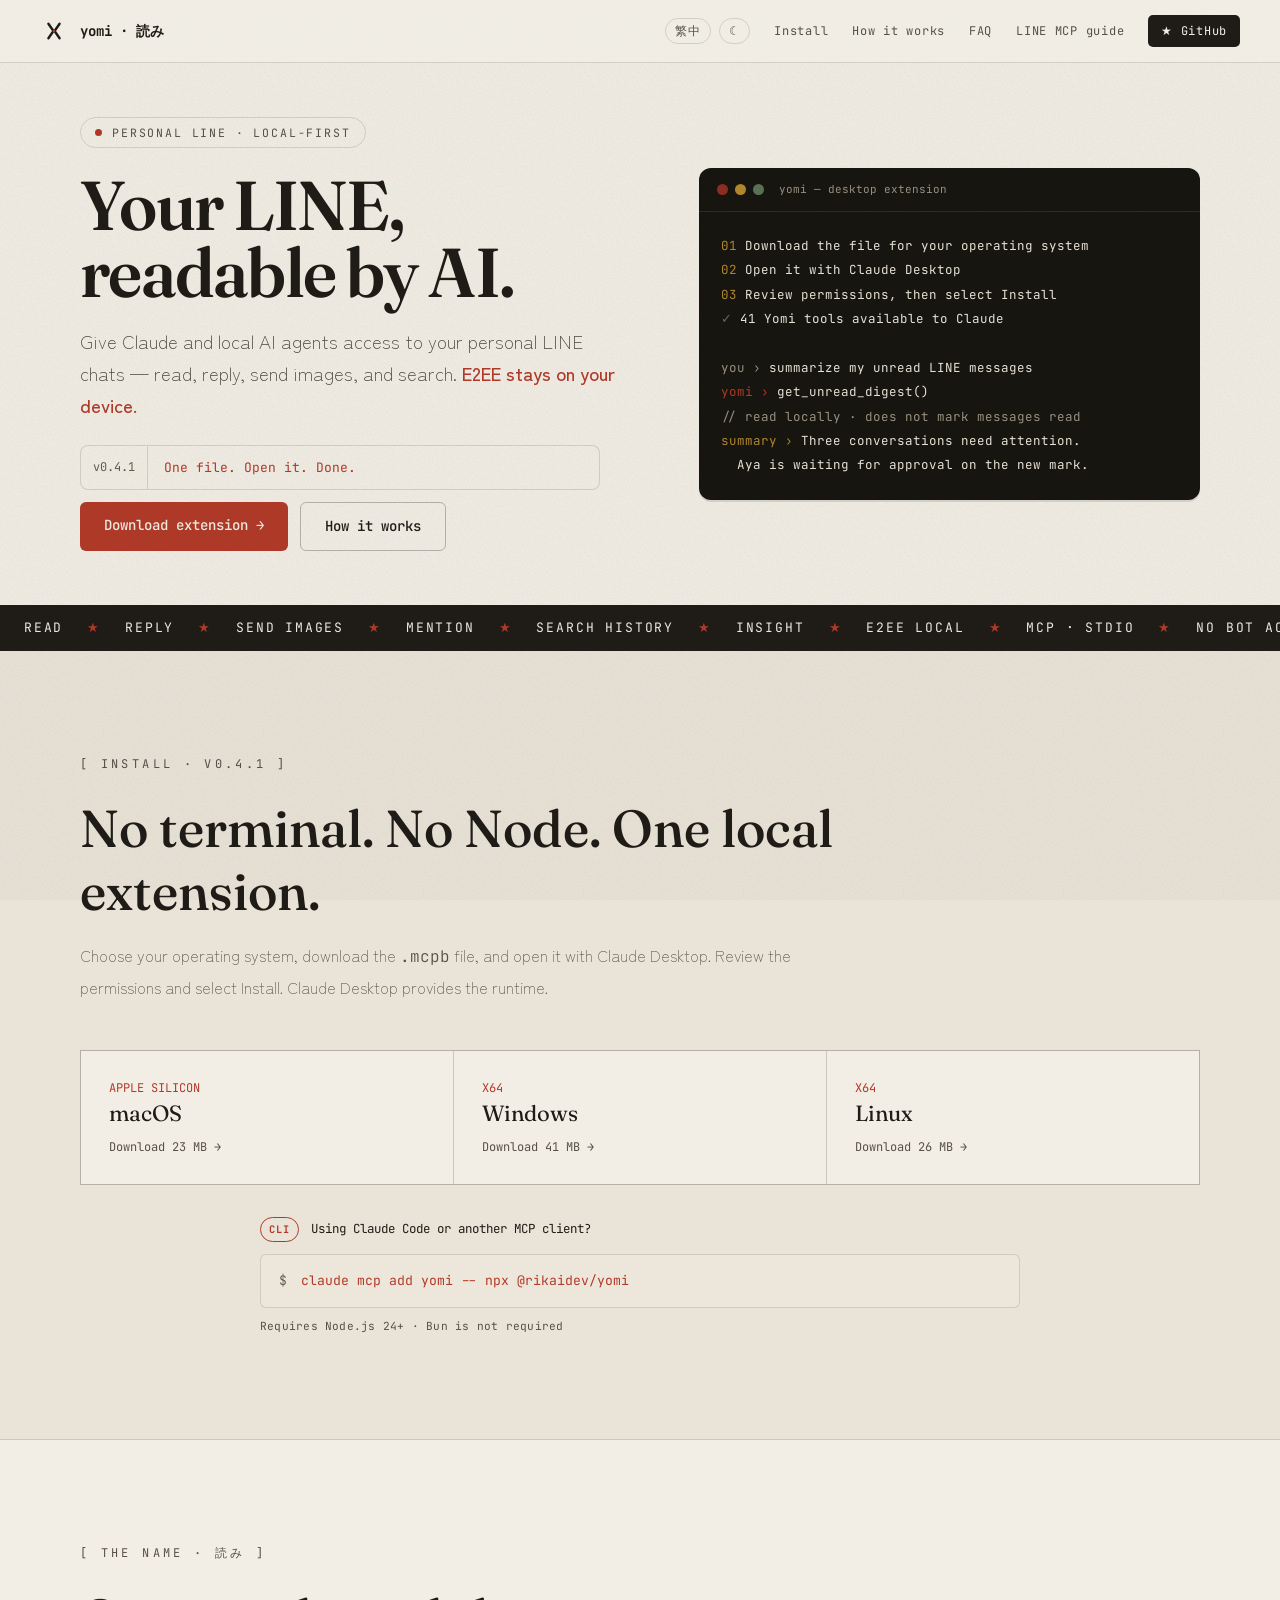
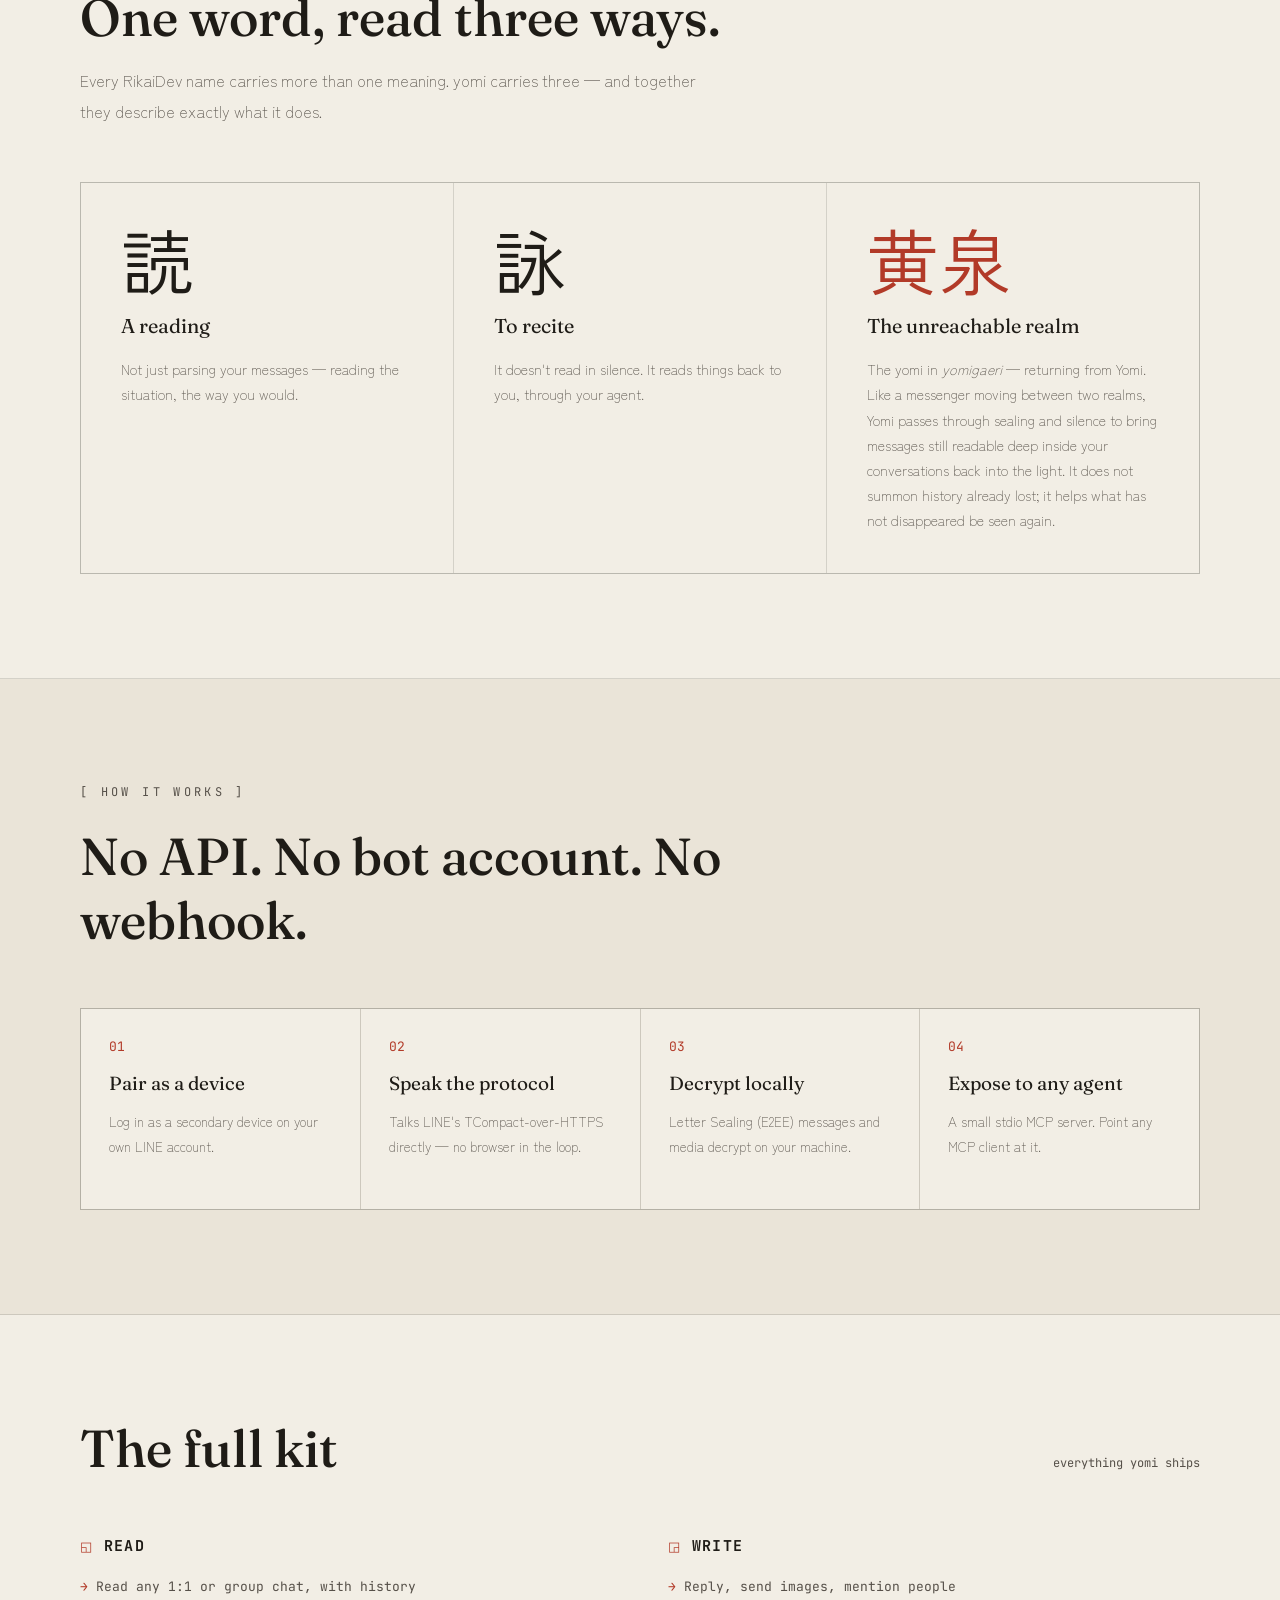
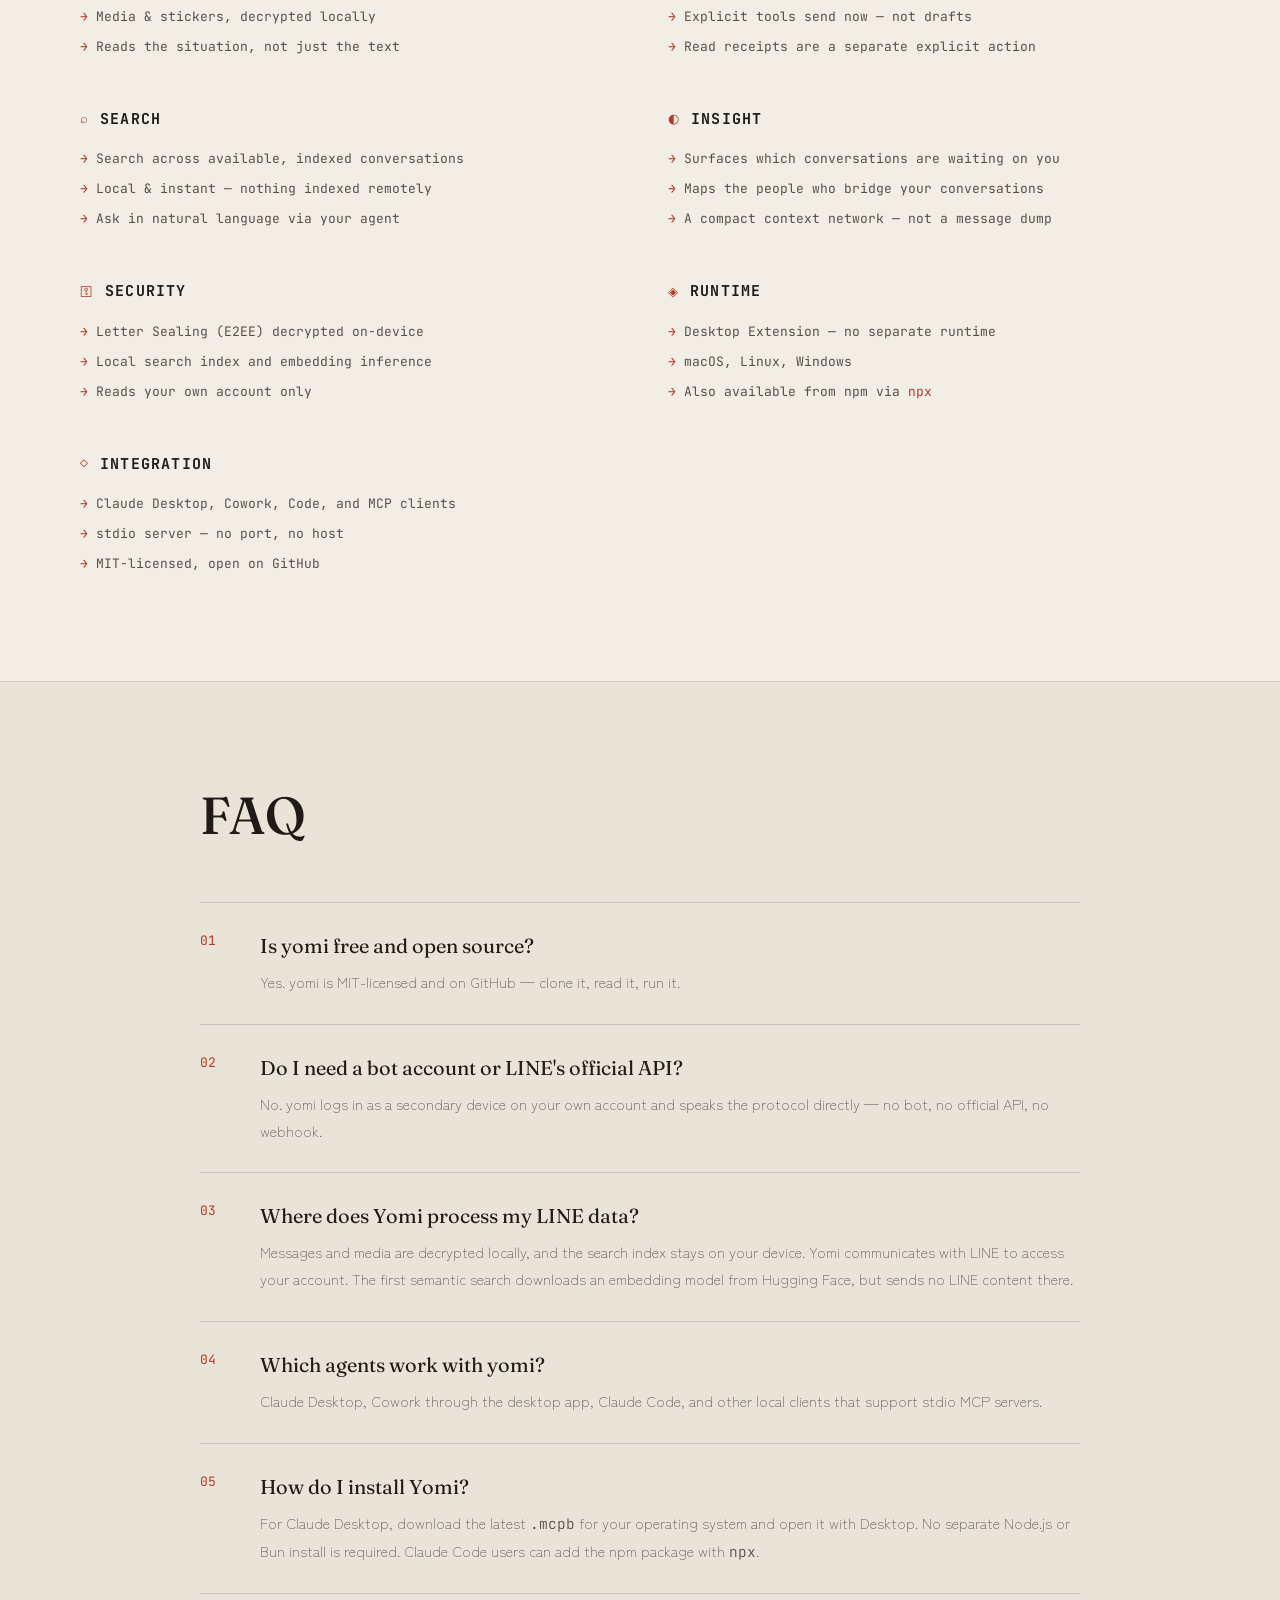
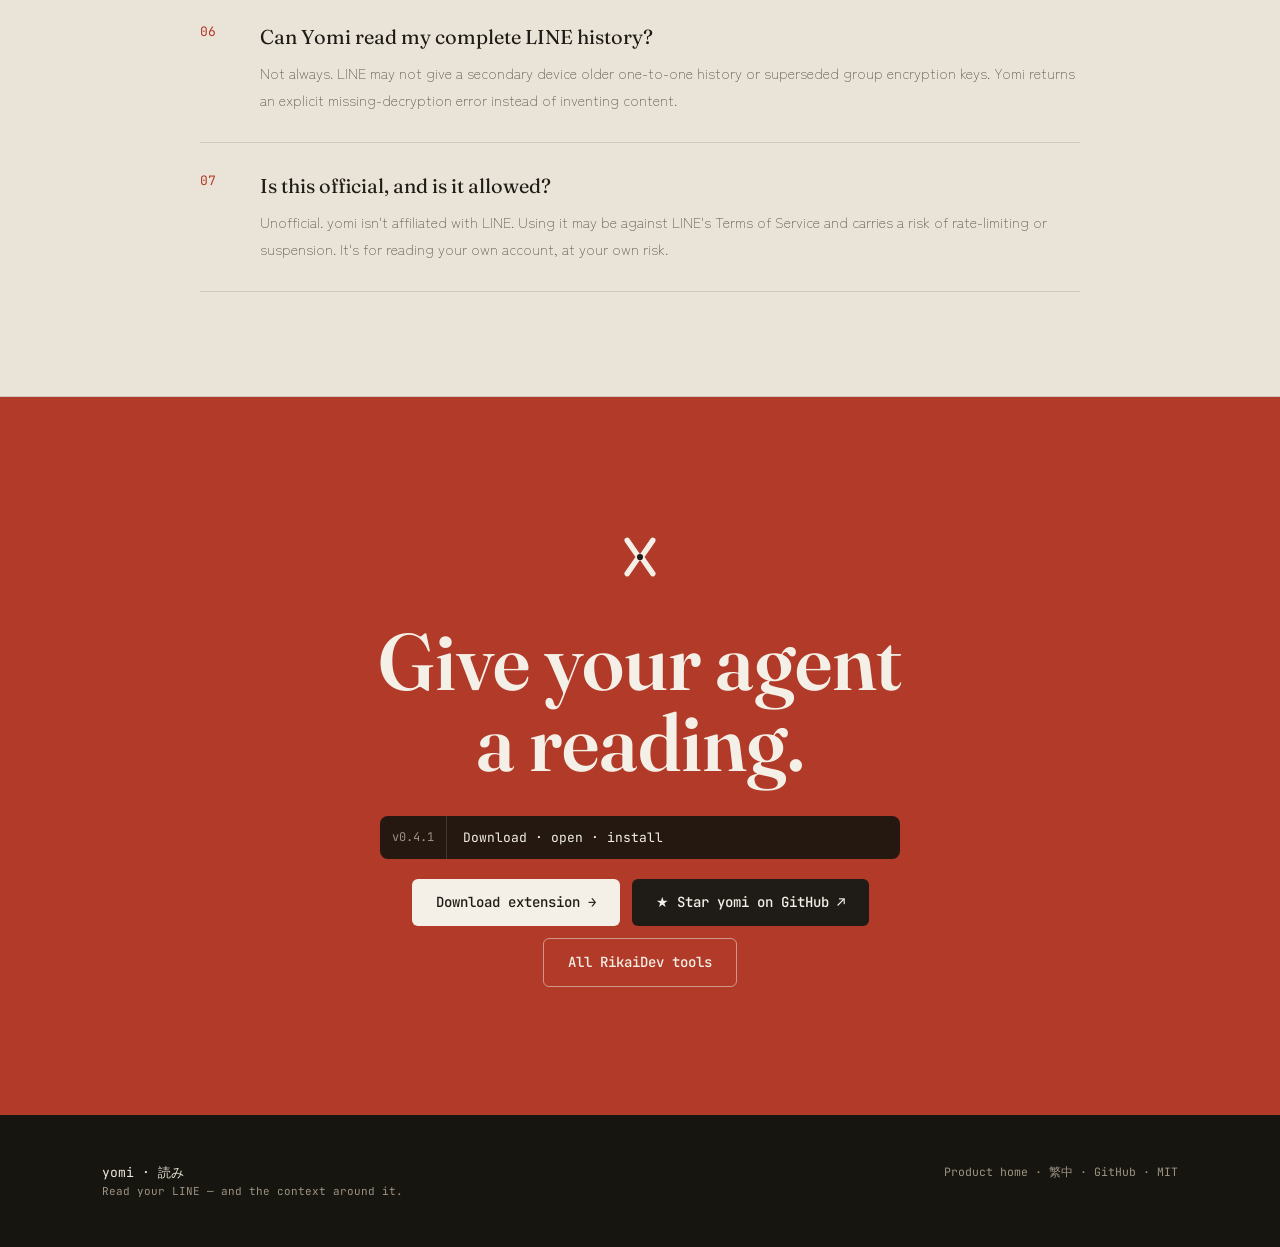
<file: yomi/index.html>
<!DOCTYPE html>
<html lang="en" data-page-language-mode="route" data-locale="en" data-locale-autodetect data-locale-alternate="/yomi/zh-tw/">
<head>
  <meta charset="utf-8">
  <meta name="viewport" content="width=device-width, initial-scale=1">

  <title>LINE MCP Server for Personal Chats — Yomi by RikaiDev</title>
  <meta name="description" content="Yomi is the open-source personal LINE MCP server for Claude and local AI agents. Read, reply, send images, and search existing LINE conversations with local E2EE decryption.">
  <meta name="keywords" content="Yomi, 読み, LINE MCP server, Claude Desktop extension, Claude Cowork, Claude Code MCP, Model Context Protocol, LINE AI agent, LINE E2EE, Letter Sealing, local-first, open source">
  <meta name="author" content="RikaiDev">
  <meta name="robots" content="index, follow, max-image-preview:large">
  <meta name="theme-color" content="#F2EEE5" media="(prefers-color-scheme: light)">
  <meta name="theme-color" content="#17150F" media="(prefers-color-scheme: dark)">
  <link rel="canonical" href="https://rikaidev.github.io/yomi/">
  <link rel="alternate" hreflang="en" href="https://rikaidev.github.io/yomi/">
  <link rel="alternate" hreflang="zh-Hant-TW" href="https://rikaidev.github.io/yomi/zh-tw/">
  <link rel="alternate" hreflang="x-default" href="https://rikaidev.github.io/yomi/">
  <link rel="alternate" type="text/plain" href="https://rikaidev.github.io/yomi/llms.txt" title="Yomi facts for AI agents">
  <link rel="icon" href="/assets/favicon.svg" type="image/svg+xml">
  <link rel="manifest" href="/site.webmanifest">

  <meta property="og:type" content="website">
  <meta property="og:site_name" content="RikaiDev">
  <meta property="og:locale" content="en_US">
  <meta property="og:title" content="Yomi — the personal LINE MCP server">
  <meta property="og:description" content="Connect Claude or another local AI agent to your personal LINE chats. Read, reply, send images, and search conversations locally.">
  <meta property="og:url" content="https://rikaidev.github.io/yomi/">
  <meta property="og:image" content="https://rikaidev.github.io/assets/og.svg">
  <meta property="og:image:width" content="1200">
  <meta property="og:image:height" content="630">
  <meta name="twitter:card" content="summary_large_image">
  <meta name="twitter:title" content="Yomi — the personal LINE MCP server">
  <meta name="twitter:description" content="One-file Claude Desktop install. Read, reply, send images, and search your own LINE from an AI agent. Open source and local-first.">
  <meta name="twitter:image" content="https://rikaidev.github.io/assets/og.svg">

  <script id="yomi-schema" type="application/ld+json">
  {
    "@context": "https://schema.org",
    "@graph": [
      {
        "@type": "SoftwareApplication",
        "@id": "https://rikaidev.github.io/yomi/#software",
        "name": "Yomi — Personal LINE MCP Server", "alternateName": ["Yomi", "読み", "@rikaidev/yomi", "LINE MCP for personal chats"],
        "applicationCategory": "DeveloperApplication",
        "applicationSubCategory": "Model Context Protocol server",
        "operatingSystem": "macOS, Linux, Windows",
        "softwareVersion": "0.4.1",
        "description": "An open-source personal LINE MCP server that lets Claude Desktop, Cowork, Claude Code, and other local AI agents read, reply to, send images to, and search a user's existing LINE conversations.",
        "url": "https://rikaidev.github.io/yomi/",
        "downloadUrl": "https://github.com/RikaiDev/yomi/releases/latest",
        "installUrl": "https://github.com/RikaiDev/yomi/releases/latest",
        "codeRepository": "https://github.com/RikaiDev/yomi",
        "releaseNotes": "https://github.com/RikaiDev/yomi/releases/latest",
        "license": "https://opensource.org/licenses/MIT",
        "isAccessibleForFree": true,
        "featureList": ["Read unread LINE messages", "Reply and send encrypted images", "Search messages locally", "Surface what needs your attention across conversations", "Decrypt LINE Letter Sealing on device", "Install as a Claude Desktop MCPB extension"],
        "author": { "@type": "Organization", "name": "RikaiDev", "url": "https://github.com/RikaiDev" },
        "offers": { "@type": "Offer", "price": "0", "priceCurrency": "USD" }
      },
      {
        "@type": "FAQPage",
        "mainEntity": [
          { "@type": "Question", "name": "What is a LINE MCP server?", "acceptedAnswer": { "@type": "Answer", "text": "A LINE MCP server connects an MCP-compatible AI agent to LINE capabilities. Yomi is designed for an existing personal LINE account and conversations; LINE's official Bot MCP server is designed for LINE Official Accounts through the Messaging API." } },
          { "@type": "Question", "name": "Is Yomi free and open source?", "acceptedAnswer": { "@type": "Answer", "text": "Yes. Yomi is MIT-licensed and available on GitHub. It's free to use." } },
          { "@type": "Question", "name": "Do I need a bot account or LINE's official API?", "acceptedAnswer": { "@type": "Answer", "text": "No. yomi logs in as a secondary device on your own account and speaks LINE's protocol directly — no bot account, no official API, no webhook." } },
          { "@type": "Question", "name": "Where does Yomi process my LINE data?", "acceptedAnswer": { "@type": "Answer", "text": "Yomi decrypts messages and media and builds its search index locally. It communicates with LINE to access your account. On first semantic search it downloads an embedding model from Hugging Face, but no LINE message content is sent there." } },
          { "@type": "Question", "name": "Which AI agents work with Yomi?", "acceptedAnswer": { "@type": "Answer", "text": "Yomi works with Claude Desktop, Claude Cowork through the desktop app, Claude Code, and other local clients that support stdio MCP servers." } },
          { "@type": "Question", "name": "How do I install Yomi?", "acceptedAnswer": { "@type": "Answer", "text": "For Claude Desktop, download the latest MCPB file for macOS, Windows, or Linux and install it as a Desktop Extension. No separate Node.js or Bun installation is required. Claude Code users can add Yomi from npm with npx." } },
          { "@type": "Question", "name": "Can Yomi read my complete LINE history?", "acceptedAnswer": { "@type": "Answer", "text": "Not always. LINE may not provide a secondary device with older one-to-one history or superseded group encryption keys. Yomi reports missing decryption material instead of inventing content." } }
        ]
      }
    ]
  }
  </script>

  <link rel="preconnect" href="https://fonts.googleapis.com">
  <link rel="preconnect" href="https://fonts.gstatic.com" crossorigin>
  <link href="https://fonts.googleapis.com/css2?family=Fraunces:opsz,wght@9..144,400..700&family=Zen+Kaku+Gothic+New:wght@400;500;700;900&family=Noto+Sans+TC:wght@400;500;700&family=JetBrains+Mono:wght@400;500;700&display=swap" rel="stylesheet">
  <link rel="stylesheet" href="/assets/app.css">
  <link rel="stylesheet" href="/assets/site.css?v=20260801-1">
  <script src="/assets/locale-router.js"></script>
  <script src="/assets/theme-init.js"></script>
</head>
<body class="bg-paper text-ink font-sans">

  <svg width="0" height="0" class="absolute" aria-hidden="true"><defs>
    <symbol id="m-li" viewBox="0 0 100 100"><rect x="24" y="30" width="52" height="11" rx="5.5" fill="var(--color-accent,#B23A28)" class="blink"/><rect x="24" y="47" width="21" height="11" rx="5.5" fill="var(--color-ink,#1F1C17)"/><rect x="55" y="47" width="21" height="11" rx="5.5" fill="var(--color-ink,#1F1C17)"/><rect x="24" y="64" width="52" height="11" rx="5.5" fill="var(--color-ink,#1F1C17)"/></symbol>
    <symbol id="m-li-lite" viewBox="0 0 100 100"><rect x="24" y="30" width="52" height="11" rx="5.5" fill="var(--color-accent,#B23A28)" class="blink"/><rect x="24" y="47" width="21" height="11" rx="5.5" fill="#EDE7DA"/><rect x="55" y="47" width="21" height="11" rx="5.5" fill="#EDE7DA"/><rect x="24" y="64" width="52" height="11" rx="5.5" fill="#EDE7DA"/></symbol>
    <symbol id="m-yomi-lite" viewBox="0 0 100 100"><path d="M30 24 L48 50 L30 76" fill="none" stroke="#EDE7DA" stroke-width="8.5" stroke-linecap="round" stroke-linejoin="round"/><path d="M70 24 L52 50 L70 76" fill="none" stroke="#EDE7DA" stroke-width="8.5" stroke-linecap="round" stroke-linejoin="round"/><circle cx="50" cy="50" r="4.6" fill="var(--color-accent,#B23A28)" class="pulse"/></symbol>
  </defs></svg>

  <div class="grain"></div>

  <!-- header -->
<!-- YOMI_SHELL:HEADER:START -->
  <header class="site-header sticky top-0 z-30 flex items-center justify-between px-6 md:px-10 py-[15px] backdrop-blur-md border-b border-line" data-mobile-nav data-shell-page="home" data-shell-locale="en">
    <a href="/yomi/" class="rk-shell-brand flex items-center gap-3" aria-label="Yomi home">
      <img src="/logos/yomi.svg" alt="" width="28" height="28">
      <span class="font-mono font-bold text-[14px]">yomi · 読み</span>
    </a>
    <nav class="rk-desktop-nav flex items-center gap-4 sm:gap-6 font-mono text-[12px] tracking-[0.06em] text-sub" aria-label="Primary navigation">
      <span class="rk-controls" role="group" aria-label="Site controls" data-language-href="/yomi/zh-tw/" data-language-label="繁中" data-language-locale="zh-Hant-TW"></span>
      <a href="#install" class="hidden md:inline hover:text-ink transition-colors">Install</a>
      <a href="#how" class="hidden md:inline hover:text-ink transition-colors">How it works</a>
      <a href="#faq" class="hidden sm:inline hover:text-ink transition-colors">FAQ</a>
      <a href="/yomi/line-mcp/" class="rk-wide-nav hover:text-ink transition-colors">LINE MCP guide</a>
      <a href="https://github.com/RikaiDev/yomi" target="_blank" rel="noopener" class="inline-flex items-center gap-1.5 bg-ink text-paper px-[13px] py-[7px] rounded-[5px] hover:opacity-90 transition-opacity">★ GitHub</a>
    </nav>
    <button class="rk-menu-toggle" type="button" aria-expanded="false" aria-controls="yomi-mobile-menu" aria-label="Open navigation menu" data-label-open="Open navigation menu" data-label-close="Close navigation menu"><span class="rk-menu-icon" aria-hidden="true"></span></button>
    <nav class="rk-mobile-menu" id="yomi-mobile-menu" aria-label="Mobile navigation" data-menu-title="Navigate · 導覽" data-menu-note="YOMI · PERSONAL LINE MCP · RIKAIDEV" hidden>
      <span class="rk-controls rk-mobile-utilities" role="group" aria-label="Site controls" data-language-href="/yomi/zh-tw/" data-language-label="繁中" data-language-locale="zh-Hant-TW"></span>
      <a href="#install">Install</a>
      <a href="#how">How it works</a>
      <a href="#faq">FAQ</a>
      <a href="/yomi/line-mcp/">LINE MCP guide</a>
      <a href="https://github.com/RikaiDev/yomi">GitHub</a>
    </nav>
  </header>
  <!-- YOMI_SHELL:HEADER:END -->

  <main>
  <!-- ===== hero ===== -->
  <section class="yomi-hero mx-auto max-w-[1200px] px-6 md:px-10">
    <div class="yomi-hero__grid grid grid-cols-1 gap-12 items-center">
      <div class="yomi-hero__copy">
        <div class="yomi-hero__eyebrow inline-flex items-center gap-2.5 font-mono text-[11.5px] tracking-[0.16em] uppercase text-sub border border-line rounded-full px-3.5 py-1.5">
          <span class="w-[7px] h-[7px] rounded-full bg-accent pulse"></span><span data-t lang="en">Personal LINE · local-first</span><span data-t lang="zh">個人 LINE · 本機優先</span>
        </div>
        <h1 class="yomi-hero__title yomi-hero__title--en font-serif font-semibold" data-t lang="en">Your LINE,<br>readable by AI.</h1>
        <h1 class="yomi-hero__title yomi-hero__title--zh font-semibold" data-t lang="zh">讓 AI 讀懂<br>你的 LINE</h1>
        <p class="yomi-hero__lede font-sans font-light text-inksoft" data-t lang="en">Give Claude and local AI agents access to your personal LINE chats — read, reply, send images, and search. <b class="font-medium text-accent">E2EE stays on your device.</b></p>
        <p class="yomi-hero__lede font-sans font-light text-inksoft" data-t lang="zh">讓 Claude 與本機 AI agent 讀取、回覆、傳圖和搜尋你的個人 LINE；<b class="font-medium text-accent">訊息與 E2EE 解密都留在裝置上。</b></p>

        <div class="yomi-hero__version flex items-stretch rounded-[8px] overflow-hidden border border-line bg-card max-w-[520px]">
          <span class="font-mono text-[12px] text-sub2 px-3 py-3 border-r border-line select-none">v<span data-yomi-version>0.4.1</span></span>
          <span class="flex-1 font-mono text-[13px] text-accent px-4 py-3" data-t lang="en">One file. Open it. Done.</span><span class="flex-1 font-mono text-[13px] text-accent px-4 py-3" data-t lang="zh">一個檔案，開啟即安裝。</span>
        </div>
        <div class="flex gap-3 flex-wrap">
          <a href="https://github.com/RikaiDev/yomi/releases/latest" target="_blank" rel="noopener" class="font-mono font-medium text-[14px] bg-accent text-hi px-6 py-[13px] rounded-[6px] hover:opacity-90 transition-opacity" data-t lang="en">Download extension →</a>
          <a href="https://github.com/RikaiDev/yomi/releases/latest" target="_blank" rel="noopener" class="font-mono font-medium text-[14px] bg-accent text-hi px-6 py-[13px] rounded-[6px] hover:opacity-90 transition-opacity" data-t lang="zh">下載擴充套件 →</a>
          <a href="#how" class="font-mono font-medium text-[14px] text-ink px-6 py-[13px] rounded-[6px] border border-linestrong hover:border-accent transition-colors" data-t lang="en">How it works</a>
          <a href="#how" class="font-mono font-medium text-[14px] text-ink px-6 py-[13px] rounded-[6px] border border-linestrong hover:border-accent transition-colors" data-t lang="zh">運作方式</a>
        </div>
      </div>

      <!-- hero terminal -->
      <div class="yomi-console yomi-hero__console rounded-[12px] overflow-hidden shadow-[0_2px_0_rgba(31,28,23,0.12)]" data-reveal>
        <div class="yomi-console__bar flex items-center gap-[7px] px-[18px] py-[13px]">
          <div class="yomi-console__dot--red w-[11px] h-[11px] rounded-full"></div>
          <div class="yomi-console__dot--amber w-[11px] h-[11px] rounded-full"></div>
          <div class="yomi-console__dot--green w-[11px] h-[11px] rounded-full"></div>
          <span class="yomi-console__muted font-mono text-[11px] ml-2">yomi — desktop extension</span>
        </div>
        <div class="rk-xscroll p-[22px] font-mono text-[12.5px] leading-[1.95]" data-t lang="en">
          <span class="yomi-console__key">01</span> Download the file for your operating system<br>
          <span class="yomi-console__key">02</span> Open it with Claude Desktop<br>
          <span class="yomi-console__key">03</span> Review permissions, then select Install<br>
          <span class="yomi-console__success">✓</span> 41 Yomi tools available to Claude<br><br>
          <span class="yomi-console__muted">you ›</span> summarize my unread LINE messages<br>
          <span class="text-accent">yomi ›</span> get_unread_digest()<br>
          <span class="yomi-console__muted">// read locally · does not mark messages read</span><br>
          <span class="yomi-console__key">summary ›</span> Three conversations need attention.<br>
          &nbsp;&nbsp;Aya is waiting for approval on the new mark.
        </div>
        <div class="rk-xscroll p-[22px] font-mono text-[12.5px] leading-[1.95]" data-t lang="zh">
          <span class="yomi-console__key">01</span> 下載適合你作業系統的檔案<br>
          <span class="yomi-console__key">02</span> 用 Claude Desktop 開啟<br>
          <span class="yomi-console__key">03</span> 確認權限後選擇安裝<br>
          <span class="yomi-console__success">✓</span> Claude 可使用 41 個 Yomi 工具<br><br>
          <span class="yomi-console__muted">你 ›</span> 整理我的 LINE 未讀訊息<br>
          <span class="text-accent">yomi ›</span> get_unread_digest()<br>
          <span class="yomi-console__muted">// 本機讀取 · 不會標示已讀</span><br>
          <span class="yomi-console__key">摘要 ›</span> 三個對話需要你處理。<br>
          &nbsp;&nbsp;Aya 正等你確認新版標記。
        </div>
      </div>
    </div>
  </section>

  <!-- ===== marquee ===== -->
  <div class="yomi-marquee rk-marquee border-y border-line" aria-hidden="true">
    <div class="rk-marquee__track font-mono text-[13px] tracking-[0.14em] uppercase py-3">
      <span class="px-6">Read</span><span class="text-accent">★</span><span class="px-6">Reply</span><span class="text-accent">★</span><span class="px-6">Send images</span><span class="text-accent">★</span><span class="px-6">Mention</span><span class="text-accent">★</span><span class="px-6">Search history</span><span class="text-accent">★</span><span class="px-6">Insight</span><span class="text-accent">★</span><span class="px-6">E2EE local</span><span class="text-accent">★</span><span class="px-6">MCP · stdio</span><span class="text-accent">★</span><span class="px-6">No bot account</span><span class="text-accent">★</span><span class="px-6">MIT</span><span class="text-accent">★</span>
    </div>
    <div class="rk-marquee__track font-mono text-[13px] tracking-[0.14em] uppercase py-3">
      <span class="px-6">Read</span><span class="text-accent">★</span><span class="px-6">Reply</span><span class="text-accent">★</span><span class="px-6">Send images</span><span class="text-accent">★</span><span class="px-6">Mention</span><span class="text-accent">★</span><span class="px-6">Search history</span><span class="text-accent">★</span><span class="px-6">Insight</span><span class="text-accent">★</span><span class="px-6">E2EE local</span><span class="text-accent">★</span><span class="px-6">MCP · stdio</span><span class="text-accent">★</span><span class="px-6">No bot account</span><span class="text-accent">★</span><span class="px-6">MIT</span><span class="text-accent">★</span>
    </div>
  </div>

  <!-- ===== install ===== -->
  <section id="install" class="border-b border-line bg-paper2">
    <div class="mx-auto max-w-[1200px] px-6 md:px-10 py-20 md:py-[104px]">
      <div class="font-mono text-[12px] tracking-[0.28em] uppercase text-sub mb-6" data-reveal>[ install · v<span data-yomi-version>0.4.1</span> ]</div>
      <h2 class="font-serif font-medium text-[clamp(28px,4.4vw,52px)] leading-[1.22] max-w-[820px] mb-4" data-reveal data-t lang="en">No terminal. No Node. One local extension.</h2>
      <h2 class="font-serif font-medium text-[clamp(28px,4.4vw,52px)] leading-[1.3] max-w-[820px] mb-4" data-reveal data-t lang="zh">不用終端機、不用 Node，一個本機擴充套件。</h2>
      <p class="font-sans font-light text-[16px] leading-[1.9] text-sub max-w-[760px] mb-12" data-reveal data-t lang="en">Choose your operating system, download the <code>.mcpb</code> file, and open it with Claude Desktop. Review the permissions and select Install. Claude Desktop provides the runtime.</p>
      <p class="font-sans font-light text-[16px] leading-[1.9] text-sub max-w-[760px] mb-12" data-reveal data-t lang="zh">選擇作業系統、下載 <code>.mcpb</code>，再用 Claude Desktop 開啟。確認權限後按下安裝；執行環境由 Claude Desktop 提供。</p>
      <div class="grid grid-cols-1 md:grid-cols-3 gap-px bg-line border border-line mb-8">
        <a href="https://github.com/RikaiDev/yomi/releases/latest/download/yomi-darwin-arm64.mcpb" class="bg-card p-7 hover:bg-paper transition-colors" data-yomi-download="macOS Apple Silicon">
          <div class="font-mono text-[12px] text-accent mb-3">APPLE SILICON</div><div class="font-serif text-[22px] mb-2">macOS</div><div class="font-mono text-[12px] text-sub" data-yomi-asset="yomi-darwin-arm64.mcpb">Download 23 MB →</div>
        </a>
        <a href="https://github.com/RikaiDev/yomi/releases/latest/download/yomi-win32-x64.mcpb" class="bg-card p-7 hover:bg-paper transition-colors" data-yomi-download="Windows x64">
          <div class="font-mono text-[12px] text-accent mb-3">X64</div><div class="font-serif text-[22px] mb-2">Windows</div><div class="font-mono text-[12px] text-sub" data-yomi-asset="yomi-win32-x64.mcpb">Download 41 MB →</div>
        </a>
        <a href="https://github.com/RikaiDev/yomi/releases/latest/download/yomi-linux-x64.mcpb" class="bg-card p-7 hover:bg-paper transition-colors" data-yomi-download="Linux x64">
          <div class="font-mono text-[12px] text-accent mb-3">X64</div><div class="font-serif text-[22px] mb-2">Linux</div><div class="font-mono text-[12px] text-sub" data-yomi-asset="yomi-linux-x64.mcpb">Download 26 MB →</div>
        </a>
      </div>
      <div class="yomi-cli">
        <div class="yomi-cli__heading">
          <span class="yomi-cli__badge">CLI</span>
          <span data-t lang="en">Using Claude Code or another MCP client?</span><span data-t lang="zh">使用 Claude Code 或其他 MCP client？</span>
        </div>
        <div class="yomi-cli__command rk-xscroll">
          <span class="yomi-cli__prompt" aria-hidden="true">$</span>
          <code>claude mcp add yomi -- npx @rikaidev/yomi</code>
        </div>
        <p class="yomi-cli__note" data-t lang="en">Requires Node.js 24+ · Bun is not required</p><p class="yomi-cli__note" data-t lang="zh">需要 Node.js 24+ · 不需要 Bun</p>
      </div>
    </div>
  </section>

  <!-- ===== the name ===== -->
  <section id="name" class="border-b border-line">
    <div class="mx-auto max-w-[1200px] px-6 md:px-10 py-20 md:py-[104px]">
      <div class="font-mono text-[12px] tracking-[0.28em] uppercase text-sub mb-6" data-reveal>[ the name · 読み ]</div>
      <h2 class="font-serif font-medium text-[clamp(28px,4.4vw,52px)] leading-[1.22] max-w-[820px] mb-4" data-reveal data-t lang="en">One word, read three ways.</h2>
      <h2 class="font-serif font-medium text-[clamp(28px,4.4vw,52px)] leading-[1.3] max-w-[820px] mb-4" data-reveal data-t lang="zh">一個詞，三種讀法。</h2>
      <p class="font-sans font-light text-[16px] leading-[1.9] text-sub max-w-[640px] mb-14" data-reveal data-t lang="en">Every RikaiDev name carries more than one meaning. yomi carries three — and together they describe exactly what it does.</p>
      <p class="font-sans font-light text-[16px] leading-[1.9] text-sub max-w-[640px] mb-14" data-reveal data-t lang="zh">每個 RikaiDev 名字都不只一層意思。yomi 有三層——合起來，正好說明它在做的事。</p>

      <div class="grid grid-cols-1 md:grid-cols-3 gap-px bg-line border border-line">
        <div class="bg-card p-8 md:p-10 flex flex-col gap-4" data-reveal>
          <div class="font-mincho text-[72px] leading-none text-ink">読</div>
          <div class="font-serif text-[20px]" data-t lang="en">A reading</div><div class="font-serif text-[20px]" data-t lang="zh">讀</div>
          <p class="font-sans font-light text-[14px] leading-[1.8] text-sub" data-t lang="en">Not just parsing your messages — reading the situation, the way you would.</p>
          <p class="font-sans font-light text-[14px] leading-[1.8] text-sub" data-t lang="zh">不只是解析訊息——而是像你一樣，讀懂當下的情境。</p>
        </div>
        <div class="bg-card p-8 md:p-10 flex flex-col gap-4" data-reveal>
          <div class="font-mincho text-[72px] leading-none text-ink">詠</div>
          <div class="font-serif text-[20px]" data-t lang="en">To recite</div><div class="font-serif text-[20px]" data-t lang="zh">詠</div>
          <p class="font-sans font-light text-[14px] leading-[1.8] text-sub" data-t lang="en">It doesn't read in silence. It reads things back to you, through your agent.</p>
          <p class="font-sans font-light text-[14px] leading-[1.8] text-sub" data-t lang="zh">它不是默讀。它會透過你的 agent，把讀到的東西唸回給你。</p>
        </div>
        <div class="bg-card p-8 md:p-10 flex flex-col gap-4" data-reveal>
          <div class="font-mincho text-[72px] leading-none text-accent">黄泉</div>
          <div class="font-serif text-[20px]" data-t lang="en">The unreachable realm</div><div class="font-serif text-[20px]" data-t lang="zh">觸不到之地</div>
          <p class="font-sans font-light text-[14px] leading-[1.8] text-sub" data-t lang="en">The yomi in <i>yomigaeri</i> — returning from Yomi. Like a messenger moving between two realms, Yomi passes through sealing and silence to bring messages still readable deep inside your conversations back into the light. It does not summon history already lost; it helps what has not disappeared be seen again.</p>
          <p class="font-sans font-light text-[14px] leading-[1.8] text-sub" data-t lang="zh">也是「黄泉帰り」——自黃泉歸來——裡的那個 <i>yomi</i>。Yomi 像一位往返兩界的使者，穿過封印與沉默，把埋在對話深處、仍能被讀取的訊息帶回光下。不是召回已經失去的歷史，而是讓尚未消失的事，再次被看見。</p>
        </div>
      </div>
    </div>
  </section>

  <!-- ===== how it works ===== -->
  <section id="how" class="border-b border-line bg-paper2">
    <div class="mx-auto max-w-[1200px] px-6 md:px-10 py-20 md:py-[104px]">
      <div class="font-mono text-[12px] tracking-[0.28em] uppercase text-sub mb-6" data-reveal>[ how it works ]</div>
      <h2 class="font-serif font-medium text-[clamp(28px,4.4vw,52px)] leading-[1.22] max-w-[760px] mb-14" data-reveal data-t lang="en">No API. No bot account. No webhook.</h2>
      <h2 class="font-serif font-medium text-[clamp(28px,4.4vw,52px)] leading-[1.3] max-w-[760px] mb-14" data-reveal data-t lang="zh">沒有 API、沒有 bot 帳號、沒有 webhook。</h2>
      <div class="grid grid-cols-1 sm:grid-cols-2 lg:grid-cols-4 gap-px bg-line border border-line">
        <div class="bg-card p-7 flex flex-col gap-3 min-h-[200px]" data-reveal><div class="font-mono text-[13px] text-accent">01</div><div class="font-serif text-[19px]" data-t lang="en">Pair as a device</div><div class="font-serif text-[19px]" data-t lang="zh">配對為裝置</div><p class="font-sans font-light text-[13.5px] leading-[1.8] text-sub" data-t lang="en">Log in as a secondary device on your own LINE account.</p><p class="font-sans font-light text-[13.5px] leading-[1.8] text-sub" data-t lang="zh">以次要裝置登入你自己的 LINE 帳號。</p></div>
        <div class="bg-card p-7 flex flex-col gap-3 min-h-[200px]" data-reveal><div class="font-mono text-[13px] text-accent">02</div><div class="font-serif text-[19px]" data-t lang="en">Speak the protocol</div><div class="font-serif text-[19px]" data-t lang="zh">直接講協定</div><p class="font-sans font-light text-[13.5px] leading-[1.8] text-sub" data-t lang="en">Talks LINE's TCompact-over-HTTPS directly — no browser in the loop.</p><p class="font-sans font-light text-[13.5px] leading-[1.8] text-sub" data-t lang="zh">直接講 LINE 的 TCompact-over-HTTPS——過程沒有瀏覽器。</p></div>
        <div class="bg-card p-7 flex flex-col gap-3 min-h-[200px]" data-reveal><div class="font-mono text-[13px] text-accent">03</div><div class="font-serif text-[19px]" data-t lang="en">Decrypt locally</div><div class="font-serif text-[19px]" data-t lang="zh">本機解密</div><p class="font-sans font-light text-[13.5px] leading-[1.8] text-sub" data-t lang="en">Letter Sealing (E2EE) messages and media decrypt on your machine.</p><p class="font-sans font-light text-[13.5px] leading-[1.8] text-sub" data-t lang="zh">Letter Sealing（E2EE）訊息與媒體在你的機器上解密。</p></div>
        <div class="bg-card p-7 flex flex-col gap-3 min-h-[200px]" data-reveal><div class="font-mono text-[13px] text-accent">04</div><div class="font-serif text-[19px]" data-t lang="en">Expose to any agent</div><div class="font-serif text-[19px]" data-t lang="zh">開放給任何 agent</div><p class="font-sans font-light text-[13.5px] leading-[1.8] text-sub" data-t lang="en">A small stdio MCP server. Point any MCP client at it.</p><p class="font-sans font-light text-[13.5px] leading-[1.8] text-sub" data-t lang="zh">一個小巧的 stdio MCP server。任何 MCP client 指過來即可。</p></div>
      </div>
    </div>
  </section>

  <!-- ===== the full kit ===== -->
  <section id="kit" class="border-b border-line">
    <div class="mx-auto max-w-[1200px] px-6 md:px-10 py-20 md:py-[104px]">
      <div class="flex items-baseline justify-between flex-wrap gap-3 mb-14">
        <h2 class="font-serif font-medium text-[clamp(28px,4.4vw,52px)] leading-[1.15]" data-reveal>The full kit</h2>
        <span class="font-mono text-[12px] text-sub" data-reveal data-t lang="en">everything yomi ships</span><span class="font-mono text-[12px] text-sub" data-reveal data-t lang="zh">yomi 帶的一切</span>
      </div>
      <div class="grid grid-cols-1 md:grid-cols-2 gap-x-14 gap-y-12">
        <div data-reveal>
          <div class="flex items-center gap-3 mb-4"><span class="font-mono text-[13px] text-accent">◱</span><h3 class="font-mono font-bold text-[15px] tracking-[0.08em] uppercase">Read</h3></div>
          <ul class="font-mono text-[13px] leading-[2] text-sub space-y-1">
            <li><span class="text-accent">→</span> <span data-t lang="en">Read any 1:1 or group chat, with history</span><span data-t lang="zh">讀任何一對一或群組聊天，含歷史</span></li>
            <li><span class="text-accent">→</span> <span data-t lang="en">Media &amp; stickers, decrypted locally</span><span data-t lang="zh">媒體與貼圖，本機解密</span></li>
            <li><span class="text-accent">→</span> <span data-t lang="en">Reads the situation, not just the text</span><span data-t lang="zh">讀懂情境，不只是文字</span></li>
          </ul>
        </div>
        <div data-reveal>
          <div class="flex items-center gap-3 mb-4"><span class="font-mono text-[13px] text-accent">◲</span><h3 class="font-mono font-bold text-[15px] tracking-[0.08em] uppercase">Write</h3></div>
          <ul class="font-mono text-[13px] leading-[2] text-sub space-y-1">
            <li><span class="text-accent">→</span> <span data-t lang="en">Reply, send images, mention people</span><span data-t lang="zh">回覆、傳圖、標註成員</span></li>
            <li><span class="text-accent">→</span> <span data-t lang="en">Explicit tools send now — not drafts</span><span data-t lang="zh">明確呼叫即送出——不是草稿</span></li>
            <li><span class="text-accent">→</span> <span data-t lang="en">Read receipts are a separate explicit action</span><span data-t lang="zh">已讀回條是另一個明確動作</span></li>
          </ul>
        </div>
        <div data-reveal>
          <div class="flex items-center gap-3 mb-4"><span class="font-mono text-[13px] text-accent">⌕</span><h3 class="font-mono font-bold text-[15px] tracking-[0.08em] uppercase">Search</h3></div>
          <ul class="font-mono text-[13px] leading-[2] text-sub space-y-1">
            <li><span class="text-accent">→</span> <span data-t lang="en">Search across available, indexed conversations</span><span data-t lang="zh">跨可取得、已索引的對話搜尋</span></li>
            <li><span class="text-accent">→</span> <span data-t lang="en">Local &amp; instant — nothing indexed remotely</span><span data-t lang="zh">本機、瞬間——不在遠端建索引</span></li>
            <li><span class="text-accent">→</span> <span data-t lang="en">Ask in natural language via your agent</span><span data-t lang="zh">透過 agent 用自然語言問</span></li>
          </ul>
        </div>
        <div data-reveal>
          <div class="flex items-center gap-3 mb-4"><span class="font-mono text-[13px] text-accent">◐</span><h3 class="font-mono font-bold text-[15px] tracking-[0.08em] uppercase">Insight</h3></div>
          <ul class="font-mono text-[13px] leading-[2] text-sub space-y-1">
            <li><span class="text-accent">→</span> <span data-t lang="en">Surfaces which conversations are waiting on you</span><span data-t lang="zh">浮現哪些對話正在等你回</span></li>
            <li><span class="text-accent">→</span> <span data-t lang="en">Maps the people who bridge your conversations</span><span data-t lang="zh">找出串起你各對話的橋樑人物</span></li>
            <li><span class="text-accent">→</span> <span data-t lang="en">A compact context network — not a message dump</span><span data-t lang="zh">精簡的情境網路——不是倒訊息</span></li>
          </ul>
        </div>
        <div data-reveal>
          <div class="flex items-center gap-3 mb-4"><span class="font-mono text-[13px] text-accent">⚿</span><h3 class="font-mono font-bold text-[15px] tracking-[0.08em] uppercase">Security</h3></div>
          <ul class="font-mono text-[13px] leading-[2] text-sub space-y-1">
            <li><span class="text-accent">→</span> <span data-t lang="en">Letter Sealing (E2EE) decrypted on-device</span><span data-t lang="zh">Letter Sealing（E2EE）在裝置上解密</span></li>
            <li><span class="text-accent">→</span> <span data-t lang="en">Local search index and embedding inference</span><span data-t lang="zh">搜尋索引與 embedding inference 都在本機</span></li>
            <li><span class="text-accent">→</span> <span data-t lang="en">Reads your own account only</span><span data-t lang="zh">只讀你自己的帳號</span></li>
          </ul>
        </div>
        <div data-reveal>
          <div class="flex items-center gap-3 mb-4"><span class="font-mono text-[13px] text-accent">◈</span><h3 class="font-mono font-bold text-[15px] tracking-[0.08em] uppercase">Runtime</h3></div>
          <ul class="font-mono text-[13px] leading-[2] text-sub space-y-1">
            <li><span class="text-accent">→</span> <span data-t lang="en">Desktop Extension — no separate runtime</span><span data-t lang="zh">Desktop Extension——不用另裝 runtime</span></li>
            <li><span class="text-accent">→</span> <span data-t lang="en">macOS, Linux, Windows</span><span data-t lang="zh">macOS、Linux、Windows</span></li>
            <li><span class="text-accent">→</span> <span data-t lang="en">Also available from npm via <code class="text-accent">npx</code></span><span data-t lang="zh">也可透過 npm 的 <code class="text-accent">npx</code> 執行</span></li>
          </ul>
        </div>
        <div data-reveal>
          <div class="flex items-center gap-3 mb-4"><span class="font-mono text-[13px] text-accent">◇</span><h3 class="font-mono font-bold text-[15px] tracking-[0.08em] uppercase">Integration</h3></div>
          <ul class="font-mono text-[13px] leading-[2] text-sub space-y-1">
            <li><span class="text-accent">→</span> <span data-t lang="en">Claude Desktop, Cowork, Code, and MCP clients</span><span data-t lang="zh">Claude Desktop、Cowork、Code 與 MCP clients</span></li>
            <li><span class="text-accent">→</span> <span data-t lang="en">stdio server — no port, no host</span><span data-t lang="zh">stdio server——不用埠、不用架站</span></li>
            <li><span class="text-accent">→</span> <span data-t lang="en">MIT-licensed, open on GitHub</span><span data-t lang="zh">MIT 授權，GitHub 開源</span></li>
          </ul>
        </div>
      </div>
    </div>
  </section>

  <!-- ===== FAQ ===== -->
  <section id="faq" class="border-b border-line bg-paper2">
    <div class="mx-auto max-w-[960px] px-6 md:px-10 py-20 md:py-[104px]">
      <h2 class="font-serif font-medium text-[clamp(28px,4.4vw,52px)] leading-[1.15] mb-14" data-reveal>FAQ</h2>
      <div class="flex flex-col">
        <div class="grid grid-cols-[40px_1fr] gap-5 py-7 border-t border-line" data-reveal>
          <div class="font-mono text-[13px] text-accent">01</div>
          <div>
            <h3 class="font-serif text-[20px] mb-2" data-t lang="en">Is yomi free and open source?</h3><h3 class="font-serif text-[20px] mb-2" data-t lang="zh">yomi 是免費且開源的嗎？</h3>
            <p class="font-sans font-light text-[14.5px] leading-[1.85] text-sub" data-t lang="en">Yes. yomi is MIT-licensed and on GitHub — clone it, read it, run it.</p><p class="font-sans font-light text-[14.5px] leading-[1.85] text-sub" data-t lang="zh">是的。yomi 採 MIT 授權、放在 GitHub——clone、閱讀、執行都可以。</p>
          </div>
        </div>
        <div class="grid grid-cols-[40px_1fr] gap-5 py-7 border-t border-line" data-reveal>
          <div class="font-mono text-[13px] text-accent">02</div>
          <div>
            <h3 class="font-serif text-[20px] mb-2" data-t lang="en">Do I need a bot account or LINE's official API?</h3><h3 class="font-serif text-[20px] mb-2" data-t lang="zh">需要 bot 帳號或 LINE 官方 API 嗎？</h3>
            <p class="font-sans font-light text-[14.5px] leading-[1.85] text-sub" data-t lang="en">No. yomi logs in as a secondary device on your own account and speaks the protocol directly — no bot, no official API, no webhook.</p><p class="font-sans font-light text-[14.5px] leading-[1.85] text-sub" data-t lang="zh">不用。yomi 以次要裝置登入你自己的帳號、直接講協定——不用 bot、官方 API 或 webhook。</p>
          </div>
        </div>
        <div class="grid grid-cols-[40px_1fr] gap-5 py-7 border-t border-line" data-reveal>
          <div class="font-mono text-[13px] text-accent">03</div>
          <div>
            <h3 class="font-serif text-[20px] mb-2" data-t lang="en">Where does Yomi process my LINE data?</h3><h3 class="font-serif text-[20px] mb-2" data-t lang="zh">Yomi 在哪裡處理我的 LINE 資料？</h3>
            <p class="font-sans font-light text-[14.5px] leading-[1.85] text-sub" data-t lang="en">Messages and media are decrypted locally, and the search index stays on your device. Yomi communicates with LINE to access your account. The first semantic search downloads an embedding model from Hugging Face, but sends no LINE content there.</p><p class="font-sans font-light text-[14.5px] leading-[1.85] text-sub" data-t lang="zh">訊息與媒體在本機解密，搜尋索引也留在裝置上。Yomi 仍會與 LINE 通訊以存取你的帳號；第一次語意搜尋會從 Hugging Face 下載 embedding 模型，但不會傳送 LINE 內容過去。</p>
          </div>
        </div>
        <div class="grid grid-cols-[40px_1fr] gap-5 py-7 border-t border-line" data-reveal>
          <div class="font-mono text-[13px] text-accent">04</div>
          <div>
            <h3 class="font-serif text-[20px] mb-2" data-t lang="en">Which agents work with yomi?</h3><h3 class="font-serif text-[20px] mb-2" data-t lang="zh">哪些 agent 可以用 yomi？</h3>
            <p class="font-sans font-light text-[14.5px] leading-[1.85] text-sub" data-t lang="en">Claude Desktop, Cowork through the desktop app, Claude Code, and other local clients that support stdio MCP servers.</p><p class="font-sans font-light text-[14.5px] leading-[1.85] text-sub" data-t lang="zh">Claude Desktop、透過桌面 App 使用的 Cowork、Claude Code，以及其他支援 stdio MCP server 的本機 client。</p>
          </div>
        </div>
        <div class="grid grid-cols-[40px_1fr] gap-5 py-7 border-t border-line" data-reveal>
          <div class="font-mono text-[13px] text-accent">05</div>
          <div>
            <h3 class="font-serif text-[20px] mb-2" data-t lang="en">How do I install Yomi?</h3><h3 class="font-serif text-[20px] mb-2" data-t lang="zh">如何安裝 Yomi？</h3>
            <p class="font-sans font-light text-[14.5px] leading-[1.85] text-sub" data-t lang="en">For Claude Desktop, download the latest <code>.mcpb</code> for your operating system and open it with Desktop. No separate Node.js or Bun install is required. Claude Code users can add the npm package with <code>npx</code>.</p><p class="font-sans font-light text-[14.5px] leading-[1.85] text-sub" data-t lang="zh">Claude Desktop 使用者只要下載作業系統對應的最新版 <code>.mcpb</code> 並用 Desktop 開啟，不必另裝 Node.js 或 Bun。Claude Code 使用者可透過 <code>npx</code> 加入 npm 套件。</p>
          </div>
        </div>
        <div class="grid grid-cols-[40px_1fr] gap-5 py-7 border-t border-line" data-reveal>
          <div class="font-mono text-[13px] text-accent">06</div>
          <div>
            <h3 class="font-serif text-[20px] mb-2" data-t lang="en">Can Yomi read my complete LINE history?</h3><h3 class="font-serif text-[20px] mb-2" data-t lang="zh">Yomi 能讀取完整 LINE 歷史嗎？</h3>
            <p class="font-sans font-light text-[14.5px] leading-[1.85] text-sub" data-t lang="en">Not always. LINE may not give a secondary device older one-to-one history or superseded group encryption keys. Yomi returns an explicit missing-decryption error instead of inventing content.</p><p class="font-sans font-light text-[14.5px] leading-[1.85] text-sub" data-t lang="zh">不一定。LINE 可能不會把較舊的一對一歷史或已輪替的群組加密金鑰交給次要裝置。Yomi 會明確回報缺少解密材料，不會捏造內容。</p>
          </div>
        </div>
        <div class="grid grid-cols-[40px_1fr] gap-5 py-7 border-t border-b border-line" data-reveal>
          <div class="font-mono text-[13px] text-accent">07</div>
          <div>
            <h3 class="font-serif text-[20px] mb-2" data-t lang="en">Is this official, and is it allowed?</h3><h3 class="font-serif text-[20px] mb-2" data-t lang="zh">這是官方的嗎？可以用嗎？</h3>
            <p class="font-sans font-light text-[14.5px] leading-[1.85] text-sub" data-t lang="en">Unofficial. yomi isn't affiliated with LINE. Using it may be against LINE's Terms of Service and carries a risk of rate-limiting or suspension. It's for reading your own account, at your own risk.</p><p class="font-sans font-light text-[14.5px] leading-[1.85] text-sub" data-t lang="zh">非官方。yomi 與 LINE 無關聯。使用它可能違反 LINE 服務條款，並有被限流或停權的風險。它是用來讀你自己的帳號，請自行承擔風險。</p>
          </div>
        </div>
      </div>
    </div>
  </section>

  <!-- ===== big CTA (full-bleed 朱) ===== -->
  <section class="yomi-cta">
    <div class="mx-auto max-w-[1200px] px-6 md:px-10 py-24 md:py-32 text-center">
      <svg viewBox="0 0 100 100" width="64" height="64" class="mark mx-auto mb-8" aria-hidden="true"><path d="M30 24 L48 50 L30 76" fill="none" stroke="#F4F0E7" stroke-width="8.5" stroke-linecap="round" stroke-linejoin="round"/><path d="M70 24 L52 50 L70 76" fill="none" stroke="#F4F0E7" stroke-width="8.5" stroke-linecap="round" stroke-linejoin="round"/><circle cx="50" cy="50" r="4.8" fill="#1F1C17" class="pulse"/></svg>
      <h2 class="font-serif font-semibold text-[clamp(36px,6.5vw,80px)] leading-[1.02] mb-8" data-t lang="en">Give your agent<br>a reading.</h2>
      <h2 class="font-serif font-semibold text-[clamp(36px,6.5vw,80px)] leading-[1.08] mb-8" data-t lang="zh">讓你的 agent，<br>替你讀一次。</h2>
      <div class="max-w-[520px] mx-auto">
        <div class="yomi-cta__command flex items-stretch rounded-[8px] overflow-hidden mb-5">
          <span class="yomi-cta__version font-mono text-[12px] px-3 py-3 border-r select-none">v<span data-yomi-version>0.4.1</span></span>
          <span class="flex-1 font-mono text-[13px] px-4 py-3 text-left">Download · open · install</span>
        </div>
        <div class="flex gap-3 justify-center flex-wrap">
          <a href="https://github.com/RikaiDev/yomi/releases/latest" target="_blank" rel="noopener" class="yomi-cta__primary font-mono font-medium text-[14px] px-6 py-[13px] rounded-[6px] transition-opacity hover:opacity-90" data-t lang="en">Download extension →</a>
          <a href="https://github.com/RikaiDev/yomi/releases/latest" target="_blank" rel="noopener" class="yomi-cta__primary font-mono font-medium text-[14px] px-6 py-[13px] rounded-[6px] transition-opacity hover:opacity-90" data-t lang="zh">下載擴充套件 →</a>
          <a href="https://github.com/RikaiDev/yomi" target="_blank" rel="noopener" class="yomi-cta__secondary font-mono font-medium text-[14px] px-6 py-[13px] rounded-[6px] transition-opacity hover:opacity-90">★ Star yomi on GitHub ↗</a>
          <a href="/" class="yomi-cta__tertiary font-mono font-medium text-[14px] px-6 py-[13px] rounded-[6px] border transition-colors" data-t lang="en">All RikaiDev tools</a>
          <a href="/" class="yomi-cta__tertiary font-mono font-medium text-[14px] px-6 py-[13px] rounded-[6px] border transition-colors" data-t lang="zh">所有 RikaiDev 工具</a>
        </div>
      </div>
    </div>
  </section>
  </main>

  <!-- footer -->
<!-- YOMI_SHELL:FOOTER:START -->
  <footer class="guide-footer bg-deep2 text-ondarksub">
    <div class="mx-auto max-w-[1100px] px-6 md:px-10 py-12 flex justify-between flex-wrap gap-6">
      <div>
        <p class="font-mono text-[13px] text-ondark">yomi · 読み</p>
        <p class="font-mono text-[11px] mt-2">Read your LINE — and the context around it.</p>
      </div>
      <p class="font-mono text-[11.5px]"><a href="/yomi/" class="hover:text-accent">Product home</a> · <a href="/yomi/zh-tw/" class="hover:text-accent" data-locale-target="zh-Hant-TW">繁中</a> · <a href="https://github.com/RikaiDev/yomi" class="hover:text-accent">GitHub</a> · MIT</p>
    </div>
  </footer>
  <!-- YOMI_SHELL:FOOTER:END -->

  <script src="/assets/ui.js" defer></script>
  <script src="/assets/yomi-release.js" defer></script>
</body>
</html>
</file>
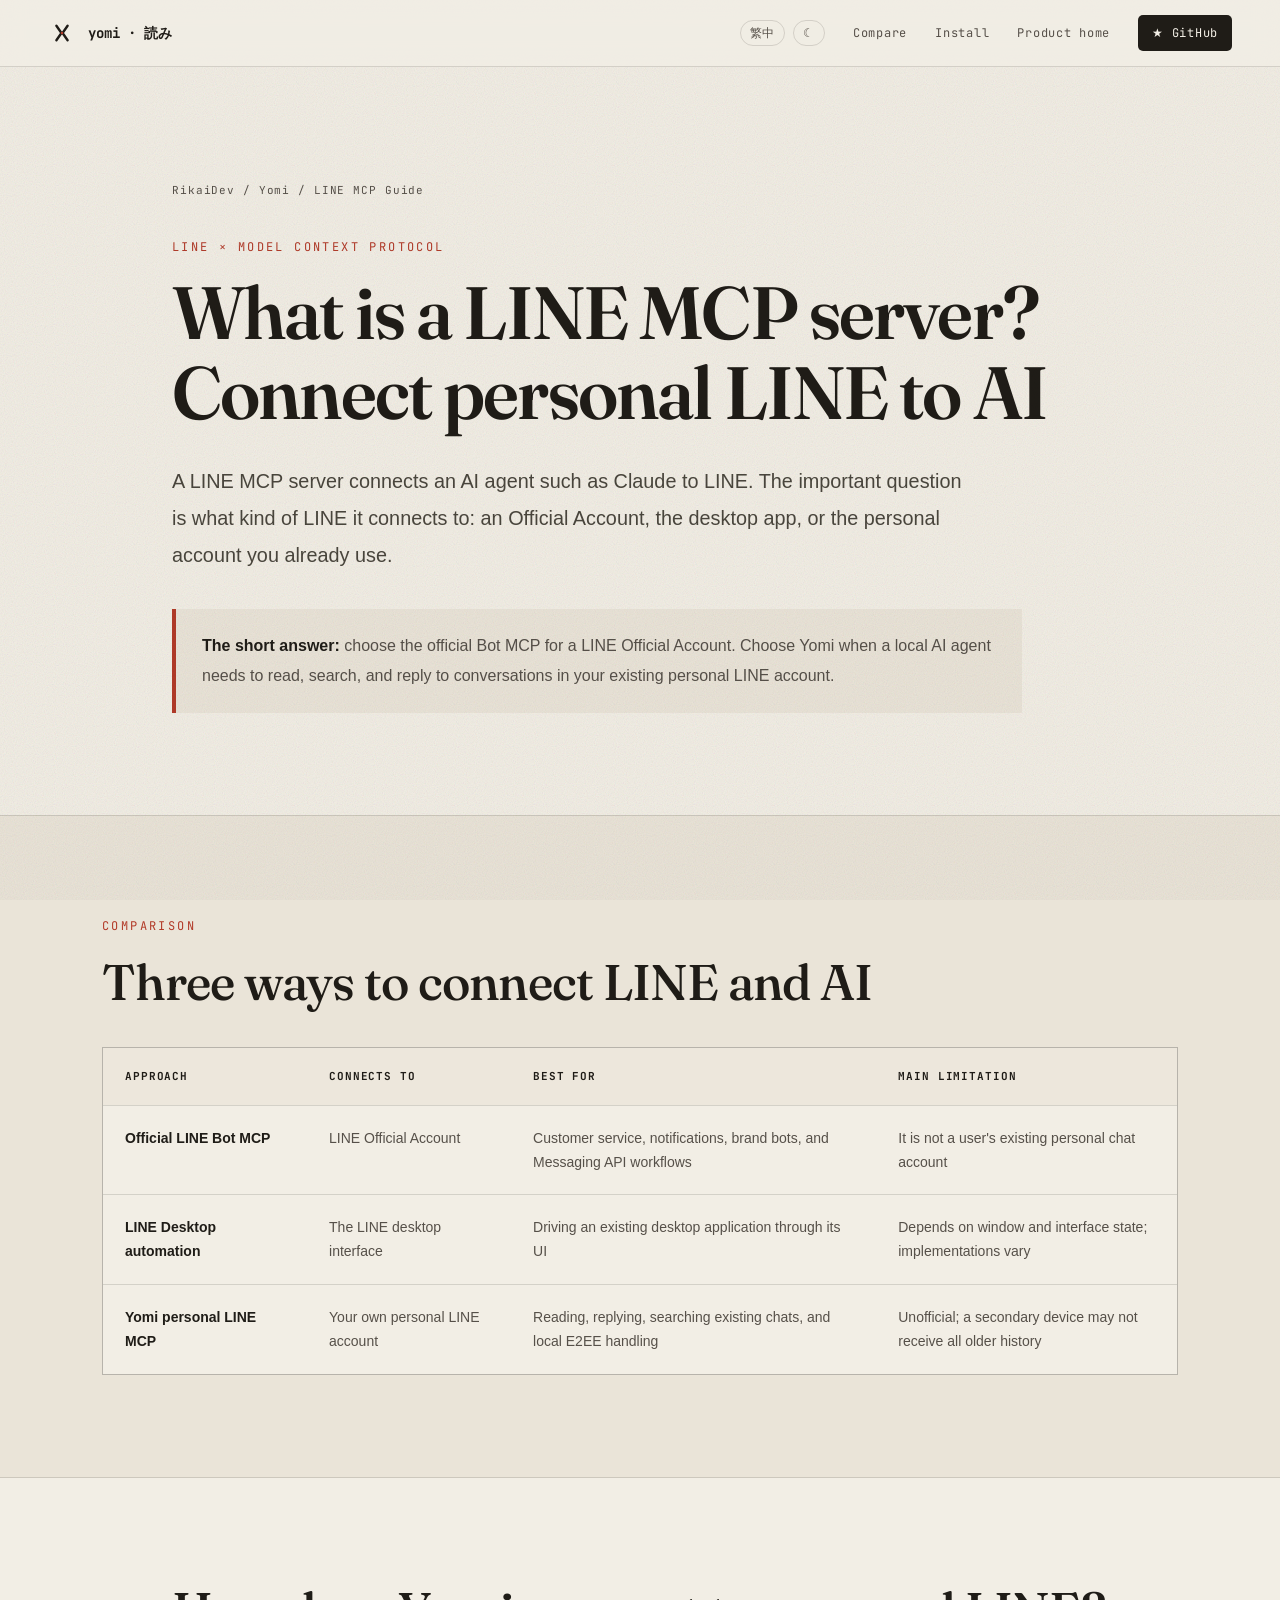
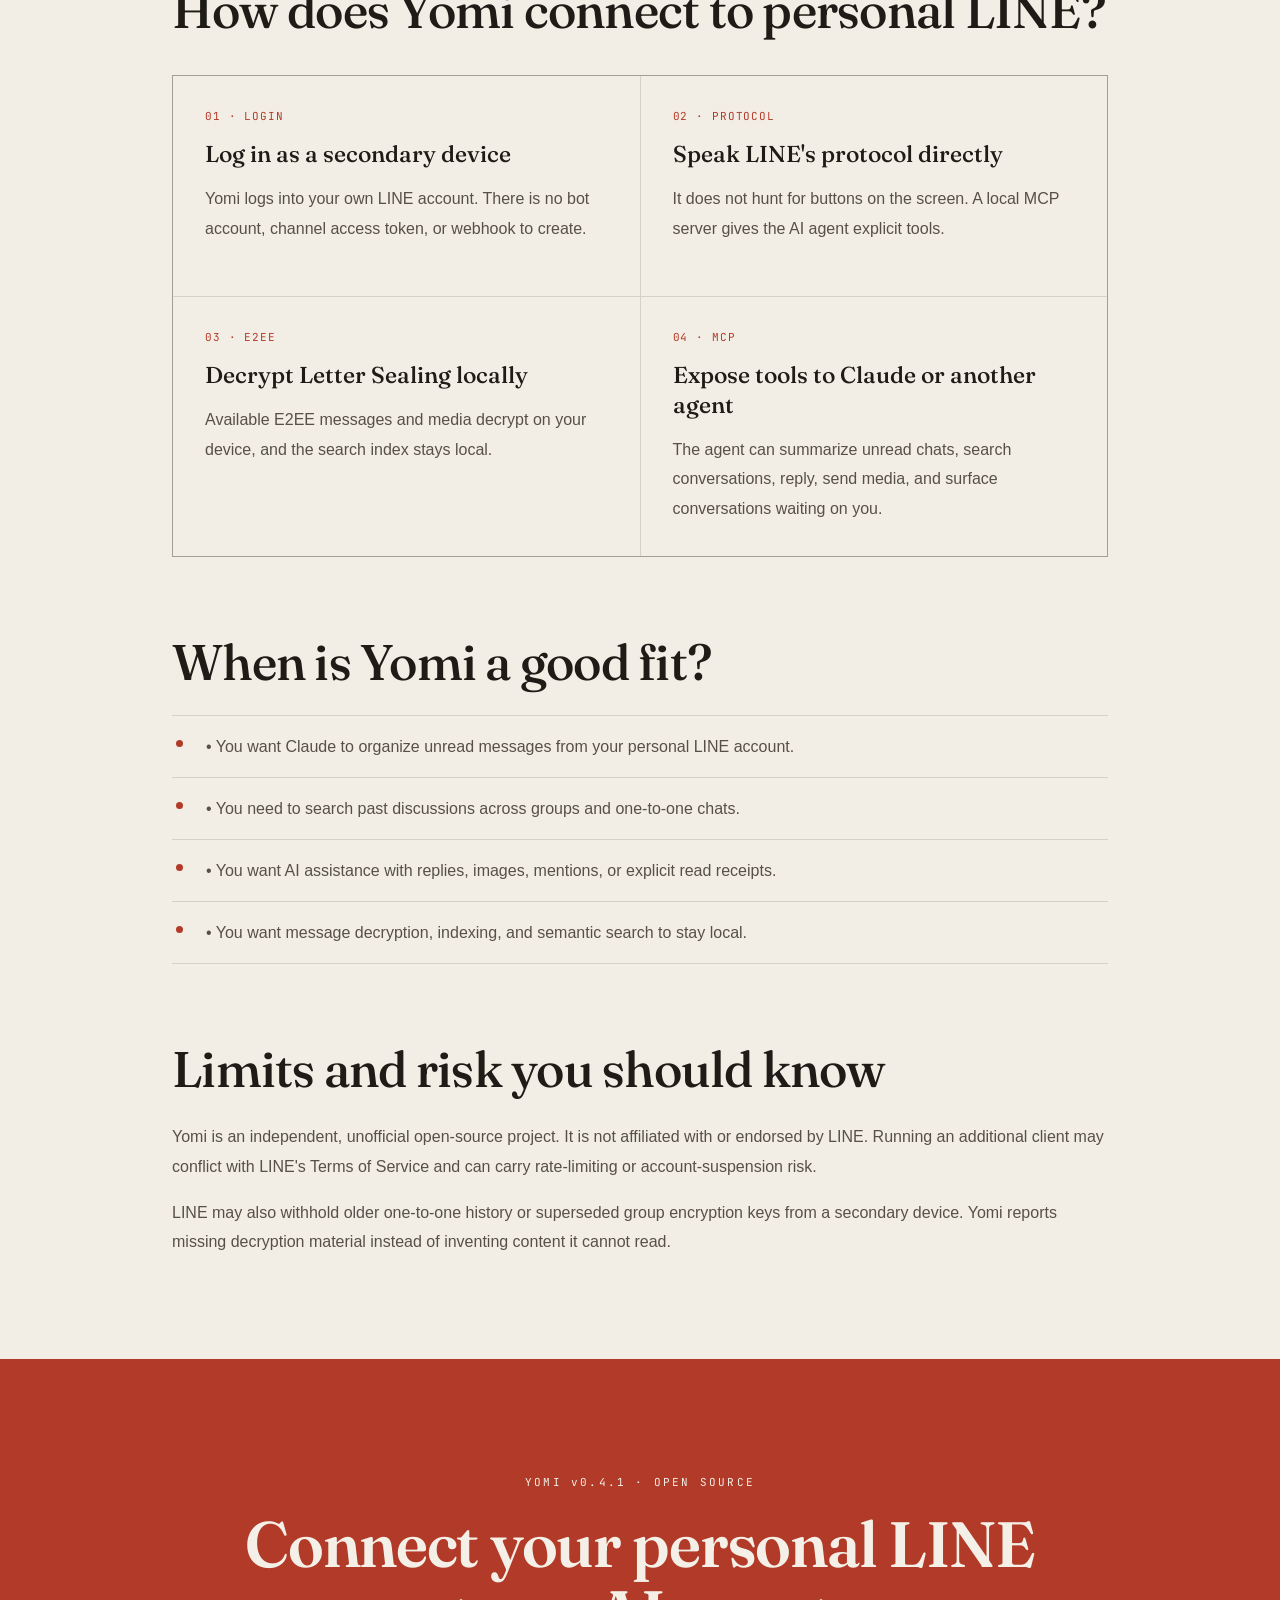
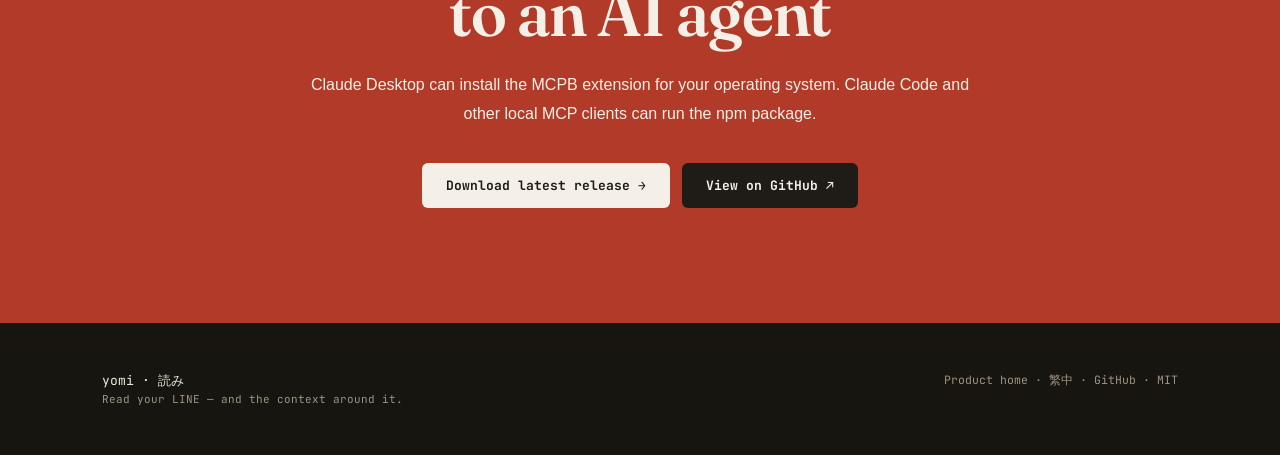
<file: yomi/line-mcp/index.html>
<!DOCTYPE html>
<html lang="en" data-page-language-mode="route" data-locale="en" data-locale-autodetect data-locale-alternate="/yomi/zh-tw/line-mcp/">
<head>
  <meta charset="utf-8">
  <meta name="viewport" content="width=device-width, initial-scale=1">
  <title>What Is a LINE MCP Server? Personal LINE and AI Guide | Yomi</title>
  <meta name="description" content="A practical guide to LINE MCP servers. Compare LINE's official Bot MCP, desktop automation, and Yomi for personal LINE accounts, local E2EE decryption, search, and replies.">
  <meta name="author" content="RikaiDev">
  <meta name="robots" content="index, follow, max-image-preview:large">
  <meta name="theme-color" content="#F2EEE5">
  <link rel="canonical" href="https://rikaidev.github.io/yomi/line-mcp/">
  <link rel="alternate" hreflang="en" href="https://rikaidev.github.io/yomi/line-mcp/">
  <link rel="alternate" hreflang="zh-Hant-TW" href="https://rikaidev.github.io/yomi/zh-tw/line-mcp/">
  <link rel="alternate" hreflang="x-default" href="https://rikaidev.github.io/yomi/line-mcp/">
  <link rel="icon" href="/assets/favicon.svg" type="image/svg+xml">
  <meta property="og:type" content="article">
  <meta property="og:locale" content="en_US">
  <meta property="og:site_name" content="RikaiDev">
  <meta property="og:title" content="What Is a LINE MCP Server? A Guide to Personal LINE and AI">
  <meta property="og:description" content="Compare the official Bot MCP, desktop automation, and Yomi to choose the right way to connect LINE to an AI agent.">
  <meta property="og:url" content="https://rikaidev.github.io/yomi/line-mcp/">
  <meta property="og:image" content="https://rikaidev.github.io/assets/og.svg">
  <meta name="twitter:card" content="summary_large_image">
  <meta name="twitter:title" content="What Is a LINE MCP Server? Personal LINE and AI Guide">
  <meta name="twitter:description" content="Three approaches compared: the official LINE Bot MCP, desktop automation, and Yomi.">
  <meta name="twitter:image" content="https://rikaidev.github.io/assets/og.svg">
  <script type="application/ld+json">
  {
    "@context": "https://schema.org",
    "@graph": [
      {
        "@type": "TechArticle",
        "@id": "https://rikaidev.github.io/yomi/line-mcp/#article",
        "headline": "What Is a LINE MCP Server? A Guide to Personal LINE and AI",
        "description": "A comparison of LINE's official Bot MCP, desktop automation, and the Yomi personal LINE MCP server.",
        "inLanguage": "en",
        "datePublished": "2026-07-29",
        "dateModified": "2026-07-29",
        "mainEntityOfPage": "https://rikaidev.github.io/yomi/line-mcp/",
        "author": {"@type": "Organization", "name": "RikaiDev", "url": "https://rikaidev.github.io/"}
      },
      {
        "@type": "BreadcrumbList",
        "itemListElement": [
          {"@type": "ListItem", "position": 1, "name": "RikaiDev", "item": "https://rikaidev.github.io/"},
          {"@type": "ListItem", "position": 2, "name": "Yomi", "item": "https://rikaidev.github.io/yomi/"},
          {"@type": "ListItem", "position": 3, "name": "LINE MCP Guide", "item": "https://rikaidev.github.io/yomi/line-mcp/"}
        ]
      },
      {
        "@type": "FAQPage",
        "mainEntity": [
          {"@type": "Question", "name": "What is a LINE MCP server?", "acceptedAnswer": {"@type": "Answer", "text": "A LINE MCP server connects an AI agent that supports the Model Context Protocol to LINE capabilities. Implementations may operate a LINE Official Account, automate the desktop app, or connect to a user's personal account, as Yomi does."}},
          {"@type": "Question", "name": "Can the official LINE Bot MCP read my personal chats?", "acceptedAnswer": {"@type": "Answer", "text": "The official Bot MCP is designed around LINE Official Accounts and the Messaging API. A user's existing personal chats require a different connection model."}},
          {"@type": "Question", "name": "Does Yomi require a LINE bot or the Messaging API?", "acceptedAnswer": {"@type": "Answer", "text": "No. Yomi logs into the user's own LINE account as a secondary device and handles LINE's protocol and Letter Sealing messages directly. Yomi is unofficial, so users should evaluate the account risk."}},
          {"@type": "Question", "name": "Does Yomi send LINE messages to the cloud?", "acceptedAnswer": {"@type": "Answer", "text": "Yomi decrypts messages and media on the user's device and keeps its search index local. It still communicates with LINE to access the account. The first semantic search downloads an embedding model but sends no LINE message content to the model source."}}
        ]
      }
    ]
  }
  </script>
  <link rel="preconnect" href="https://fonts.googleapis.com">
  <link rel="preconnect" href="https://fonts.gstatic.com" crossorigin>
  <link href="https://fonts.googleapis.com/css2?family=Fraunces:opsz,wght@9..144,400..700&family=Noto+Sans+TC:wght@400;500;700;900&family=JetBrains+Mono:wght@400;500;700&display=swap" rel="stylesheet">
  <link rel="stylesheet" href="/assets/app.css">
  <link rel="stylesheet" href="/assets/site.css?v=20260801-1">
  <script src="/assets/locale-router.js"></script>
  <script src="/assets/theme-init.js"></script>
</head>
<body class="guide-page bg-paper text-ink font-sans">
  <div class="grain"></div>
<!-- YOMI_SHELL:HEADER:START -->
  <header class="site-header sticky top-0 z-30 flex items-center justify-between px-6 md:px-10 py-[15px] backdrop-blur-md border-b border-line" data-mobile-nav data-shell-page="guide" data-shell-locale="en">
    <a href="/yomi/" class="rk-shell-brand flex items-center gap-3" aria-label="Yomi home">
      <img src="/logos/yomi.svg" alt="" width="28" height="28">
      <span class="font-mono font-bold text-[14px]">yomi · 読み</span>
    </a>
    <nav class="rk-desktop-nav flex items-center gap-4 sm:gap-6 font-mono text-[12px] tracking-[0.06em] text-sub" aria-label="Primary navigation">
      <span class="rk-controls" role="group" aria-label="Site controls" data-language-href="/yomi/zh-tw/line-mcp/" data-language-label="繁中" data-language-locale="zh-Hant-TW"></span>
      <a href="#compare" class="hidden sm:inline hover:text-ink">Compare</a>
      <a href="#install" class="hidden sm:inline hover:text-ink">Install</a>
      <a href="/yomi/" class="rk-wide-nav hover:text-ink">Product home</a>
      <a href="https://github.com/RikaiDev/yomi" target="_blank" rel="noopener" class="inline-flex items-center gap-1.5 bg-ink text-paper px-[13px] py-[7px] rounded-[5px] hover:opacity-90 transition-opacity">★ GitHub</a>
    </nav>
    <button class="rk-menu-toggle" type="button" aria-expanded="false" aria-controls="yomi-mobile-menu" aria-label="Open navigation menu" data-label-open="Open navigation menu" data-label-close="Close navigation menu"><span class="rk-menu-icon" aria-hidden="true"></span></button>
    <nav class="rk-mobile-menu" id="yomi-mobile-menu" aria-label="Mobile navigation" data-menu-title="Yomi field guide" data-menu-note="PERSONAL LINE · MODEL CONTEXT PROTOCOL" hidden>
      <span class="rk-controls rk-mobile-utilities" role="group" aria-label="Display controls" data-theme-only></span>
      <a href="#compare">Compare approaches</a>
      <a href="#install">Install</a>
      <a href="/yomi/">Product home</a>
      <a href="/yomi/zh-tw/line-mcp/" hreflang="zh-Hant-TW" data-locale-target="zh-Hant-TW">繁中</a>
      <a href="https://github.com/RikaiDev/yomi">GitHub</a>
    </nav>
  </header>
  <!-- YOMI_SHELL:HEADER:END -->

  <main>
    <article>
      <section class="guide-hero mx-auto max-w-[960px] px-6 md:px-10 pt-16 md:pt-24 pb-16">
        <nav class="font-mono text-[11px] text-sub tracking-[0.08em] mb-8" aria-label="Breadcrumb">
          <a href="/">RikaiDev</a> / <a href="/yomi/">Yomi</a> / LINE MCP Guide
        </nav>
        <p class="font-mono text-[12px] tracking-[0.22em] uppercase text-accent mb-5">LINE × Model Context Protocol</p>
        <h1 class="font-serif font-semibold text-[clamp(40px,7vw,76px)] leading-[1.08] tracking-[-0.01em] mb-7">What is a LINE MCP server?<br>Connect personal LINE to AI</h1>
        <p class="font-sans text-[clamp(17px,2vw,21px)] leading-[1.85] text-inksoft max-w-[780px] mb-8">A LINE MCP server connects an AI agent such as Claude to LINE. The important question is what kind of LINE it connects to: an Official Account, the desktop app, or the personal account you already use.</p>
        <div class="guide-answer border-l-4 border-accent bg-paper2 px-6 py-5 font-sans leading-[1.85] text-sub">
          <strong class="text-ink">The short answer:</strong> choose the official Bot MCP for a LINE Official Account. Choose Yomi when a local AI agent needs to read, search, and reply to conversations in your existing personal LINE account.
        </div>
      </section>

      <section id="compare" class="border-y border-line bg-paper2">
        <div class="guide-section guide-section--wide mx-auto max-w-[1100px] px-6 md:px-10 py-16 md:py-20">
          <p class="font-mono text-[12px] tracking-[0.22em] uppercase text-accent mb-4">Comparison</p>
          <h2 class="font-serif font-medium text-[clamp(30px,4vw,50px)] mb-10">Three ways to connect LINE and AI</h2>
          <div class="guide-table-wrap overflow-x-auto border border-line bg-card">
            <table class="guide-table w-full min-w-[760px] border-collapse text-left">
              <thead class="font-mono text-[12px] tracking-[0.06em]">
                <tr><th class="p-5 border-b border-line">Approach</th><th class="p-5 border-b border-line">Connects to</th><th class="p-5 border-b border-line">Best for</th><th class="p-5 border-b border-line">Main limitation</th></tr>
              </thead>
              <tbody class="font-sans text-[14px] leading-[1.75] text-sub">
                <tr><th class="p-5 border-b border-line text-ink">Official LINE Bot MCP</th><td class="p-5 border-b border-line">LINE Official Account</td><td class="p-5 border-b border-line">Customer service, notifications, brand bots, and Messaging API workflows</td><td class="p-5 border-b border-line">It is not a user's existing personal chat account</td></tr>
                <tr><th class="p-5 border-b border-line text-ink">LINE Desktop automation</th><td class="p-5 border-b border-line">The LINE desktop interface</td><td class="p-5 border-b border-line">Driving an existing desktop application through its UI</td><td class="p-5 border-b border-line">Depends on window and interface state; implementations vary</td></tr>
                <tr><th class="p-5 text-ink">Yomi personal LINE MCP</th><td class="p-5">Your own personal LINE account</td><td class="p-5">Reading, replying, searching existing chats, and local E2EE handling</td><td class="p-5">Unofficial; a secondary device may not receive all older history</td></tr>
              </tbody>
            </table>
          </div>
        </div>
      </section>

      <section class="guide-section guide-section--article mx-auto max-w-[960px] px-6 md:px-10 py-16 md:py-20">
        <h2 class="font-serif font-medium text-[clamp(30px,4vw,50px)] mb-8">How does Yomi connect to personal LINE?</h2>
        <div class="guide-steps grid md:grid-cols-2 gap-px bg-line border border-line mb-14">
          <div class="bg-card p-7"><p class="font-mono text-accent text-[12px] mb-3">01 · LOGIN</p><h3 class="font-serif text-[21px] mb-3">Log in as a secondary device</h3><p class="text-sub leading-[1.8]">Yomi logs into your own LINE account. There is no bot account, channel access token, or webhook to create.</p></div>
          <div class="bg-card p-7"><p class="font-mono text-accent text-[12px] mb-3">02 · PROTOCOL</p><h3 class="font-serif text-[21px] mb-3">Speak LINE's protocol directly</h3><p class="text-sub leading-[1.8]">It does not hunt for buttons on the screen. A local MCP server gives the AI agent explicit tools.</p></div>
          <div class="bg-card p-7"><p class="font-mono text-accent text-[12px] mb-3">03 · E2EE</p><h3 class="font-serif text-[21px] mb-3">Decrypt Letter Sealing locally</h3><p class="text-sub leading-[1.8]">Available E2EE messages and media decrypt on your device, and the search index stays local.</p></div>
          <div class="bg-card p-7"><p class="font-mono text-accent text-[12px] mb-3">04 · MCP</p><h3 class="font-serif text-[21px] mb-3">Expose tools to Claude or another agent</h3><p class="text-sub leading-[1.8]">The agent can summarize unread chats, search conversations, reply, send media, and surface conversations waiting on you.</p></div>
        </div>

        <h2 class="font-serif font-medium text-[clamp(30px,4vw,50px)] mb-6">When is Yomi a good fit?</h2>
        <ul class="guide-list font-sans text-[16px] leading-[2] text-sub mb-14">
          <li>• You want Claude to organize unread messages from your personal LINE account.</li>
          <li>• You need to search past discussions across groups and one-to-one chats.</li>
          <li>• You want AI assistance with replies, images, mentions, or explicit read receipts.</li>
          <li>• You want message decryption, indexing, and semantic search to stay local.</li>
        </ul>

        <h2 class="font-serif font-medium text-[clamp(30px,4vw,50px)] mb-6">Limits and risk you should know</h2>
        <p class="font-sans text-[16px] leading-[1.95] text-sub mb-4">Yomi is an independent, unofficial open-source project. It is not affiliated with or endorsed by LINE. Running an additional client may conflict with LINE's Terms of Service and can carry rate-limiting or account-suspension risk.</p>
        <p class="font-sans text-[16px] leading-[1.95] text-sub">LINE may also withhold older one-to-one history or superseded group encryption keys from a secondary device. Yomi reports missing decryption material instead of inventing content it cannot read.</p>
      </section>

      <section id="install" class="guide-cta yomi-cta">
        <div class="mx-auto max-w-[900px] px-6 md:px-10 py-20 text-center">
          <p class="font-mono text-[12px] tracking-[0.22em] mb-4">YOMI v<span data-yomi-version>0.4.1</span> · OPEN SOURCE</p>
          <h2 class="font-serif font-semibold text-[clamp(34px,6vw,64px)] leading-[1.1] mb-6">Connect your personal LINE to an AI agent</h2>
          <p class="font-sans text-[16px] leading-[1.8] max-w-[680px] mx-auto mb-8">Claude Desktop can install the MCPB extension for your operating system. Claude Code and other local MCP clients can run the npm package.</p>
          <div class="flex gap-3 justify-center flex-wrap">
            <a href="https://github.com/RikaiDev/yomi/releases/latest" class="yomi-cta__primary font-mono font-medium text-[14px] px-6 py-[13px] rounded-[6px]">Download latest release →</a>
            <a href="https://github.com/RikaiDev/yomi" class="yomi-cta__secondary font-mono font-medium text-[14px] px-6 py-[13px] rounded-[6px]">View on GitHub ↗</a>
          </div>
        </div>
      </section>
    </article>
  </main>

<!-- YOMI_SHELL:FOOTER:START -->
  <footer class="guide-footer bg-deep2 text-ondarksub">
    <div class="mx-auto max-w-[1100px] px-6 md:px-10 py-12 flex justify-between flex-wrap gap-6">
      <div>
        <p class="font-mono text-[13px] text-ondark">yomi · 読み</p>
        <p class="font-mono text-[11px] mt-2">Read your LINE — and the context around it.</p>
      </div>
      <p class="font-mono text-[11.5px]"><a href="/yomi/" class="hover:text-accent">Product home</a> · <a href="/yomi/zh-tw/line-mcp/" class="hover:text-accent" data-locale-target="zh-Hant-TW">繁中</a> · <a href="https://github.com/RikaiDev/yomi" class="hover:text-accent">GitHub</a> · MIT</p>
    </div>
  </footer>
  <!-- YOMI_SHELL:FOOTER:END -->
  <script src="/assets/ui.js" defer></script>
  <script src="/assets/yomi-release.js" defer></script>
</body>
</html>
</file>
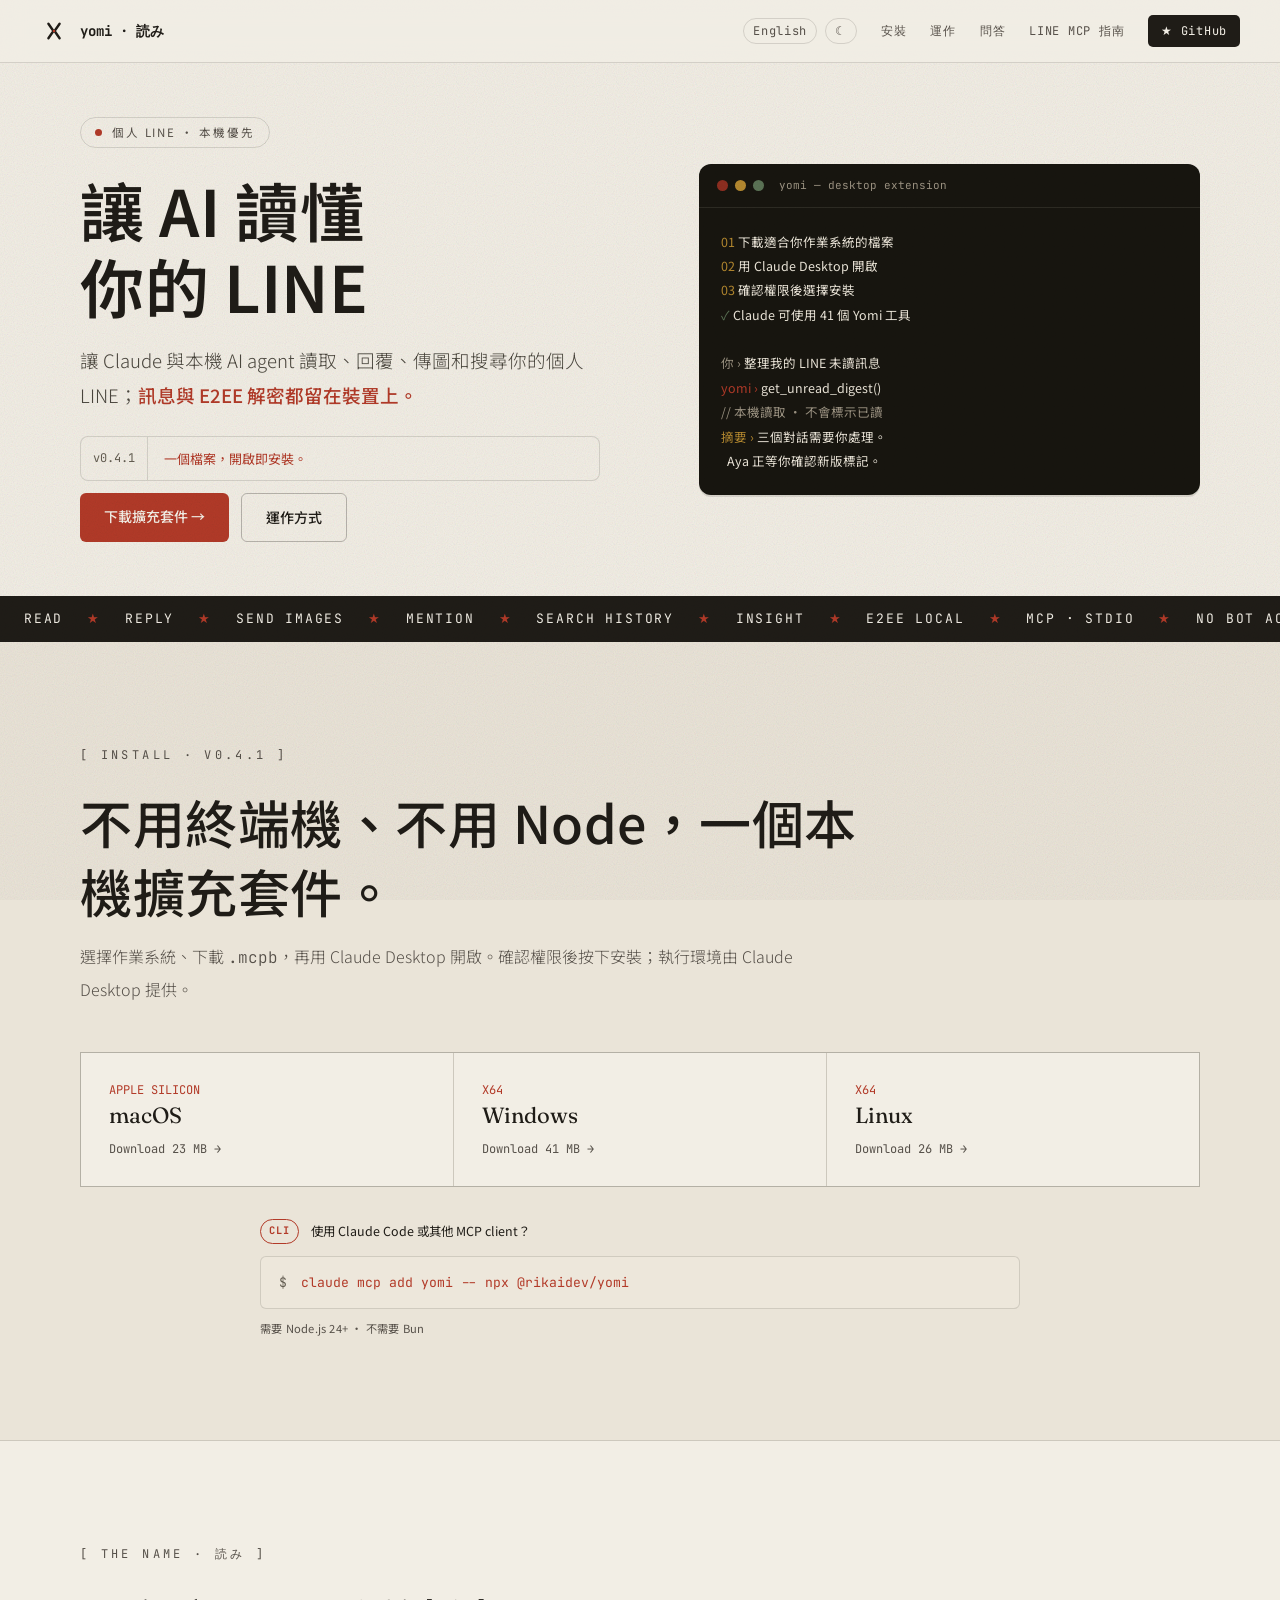
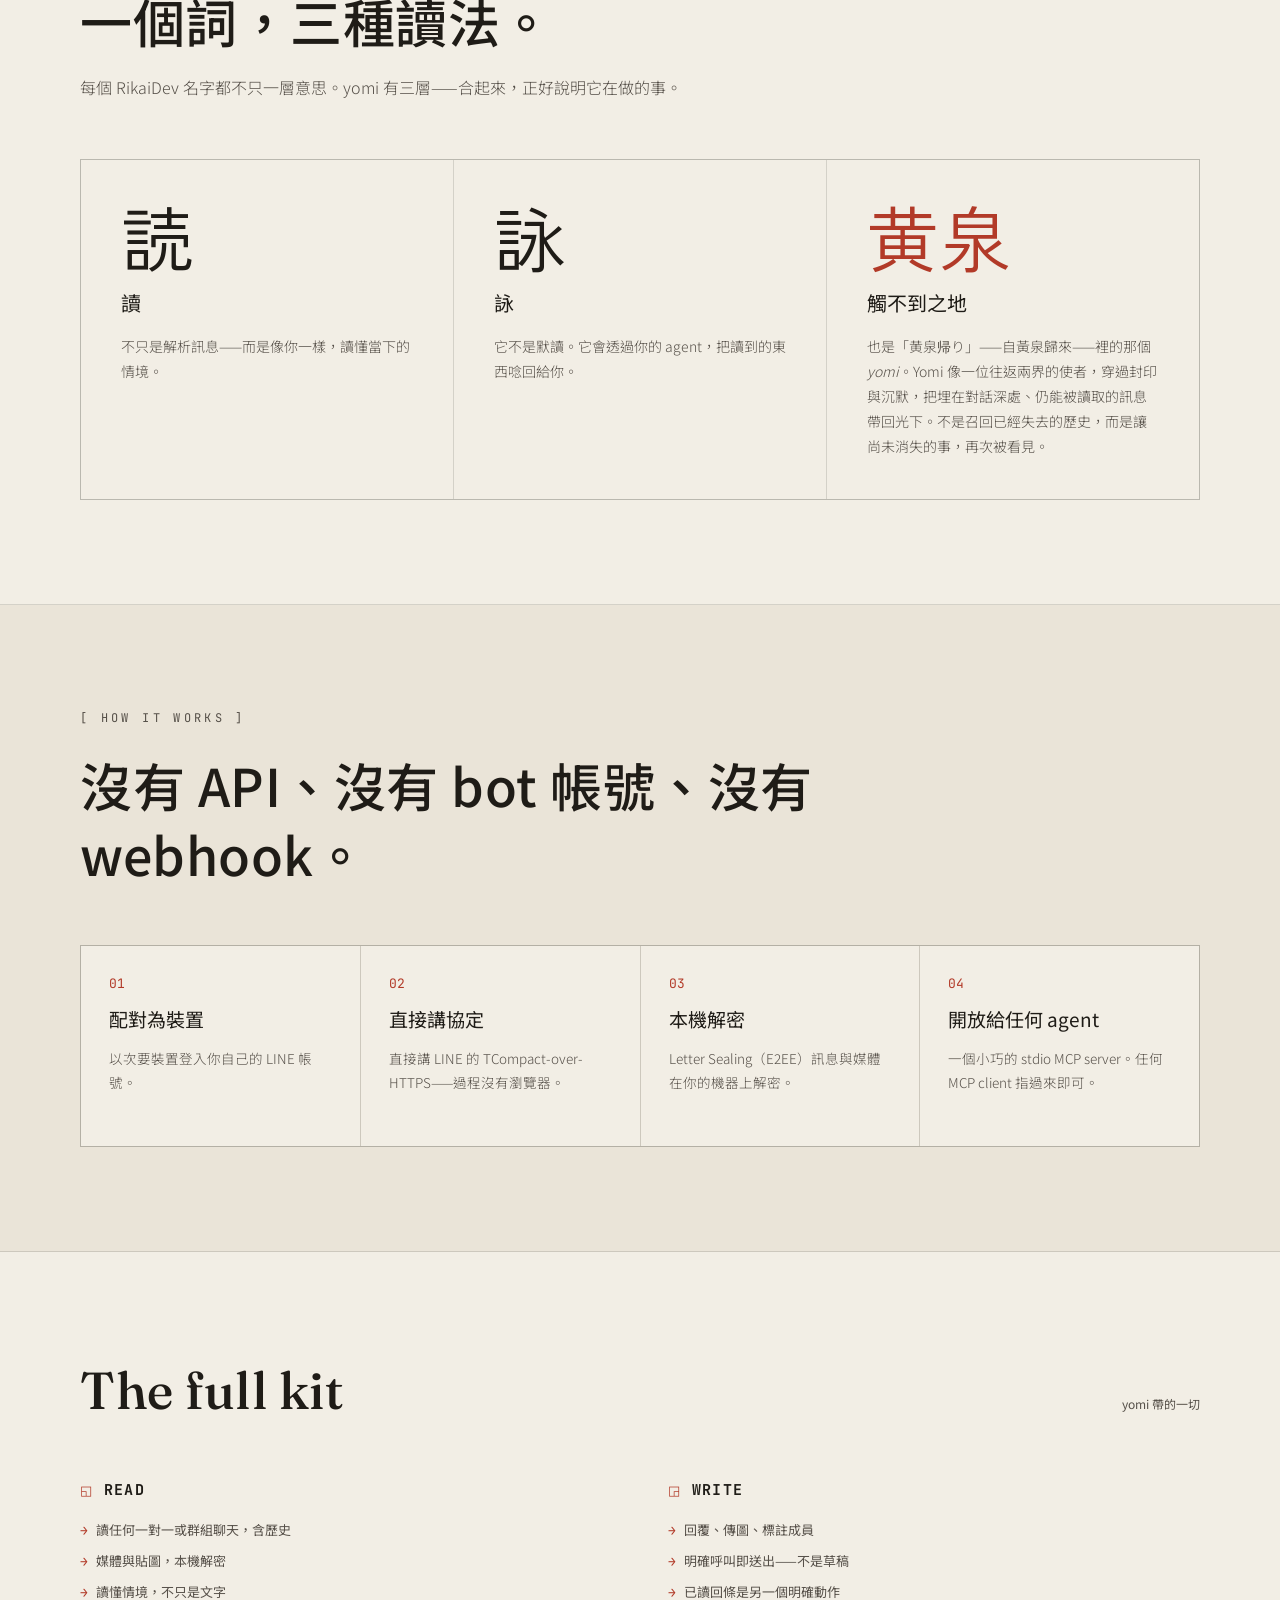
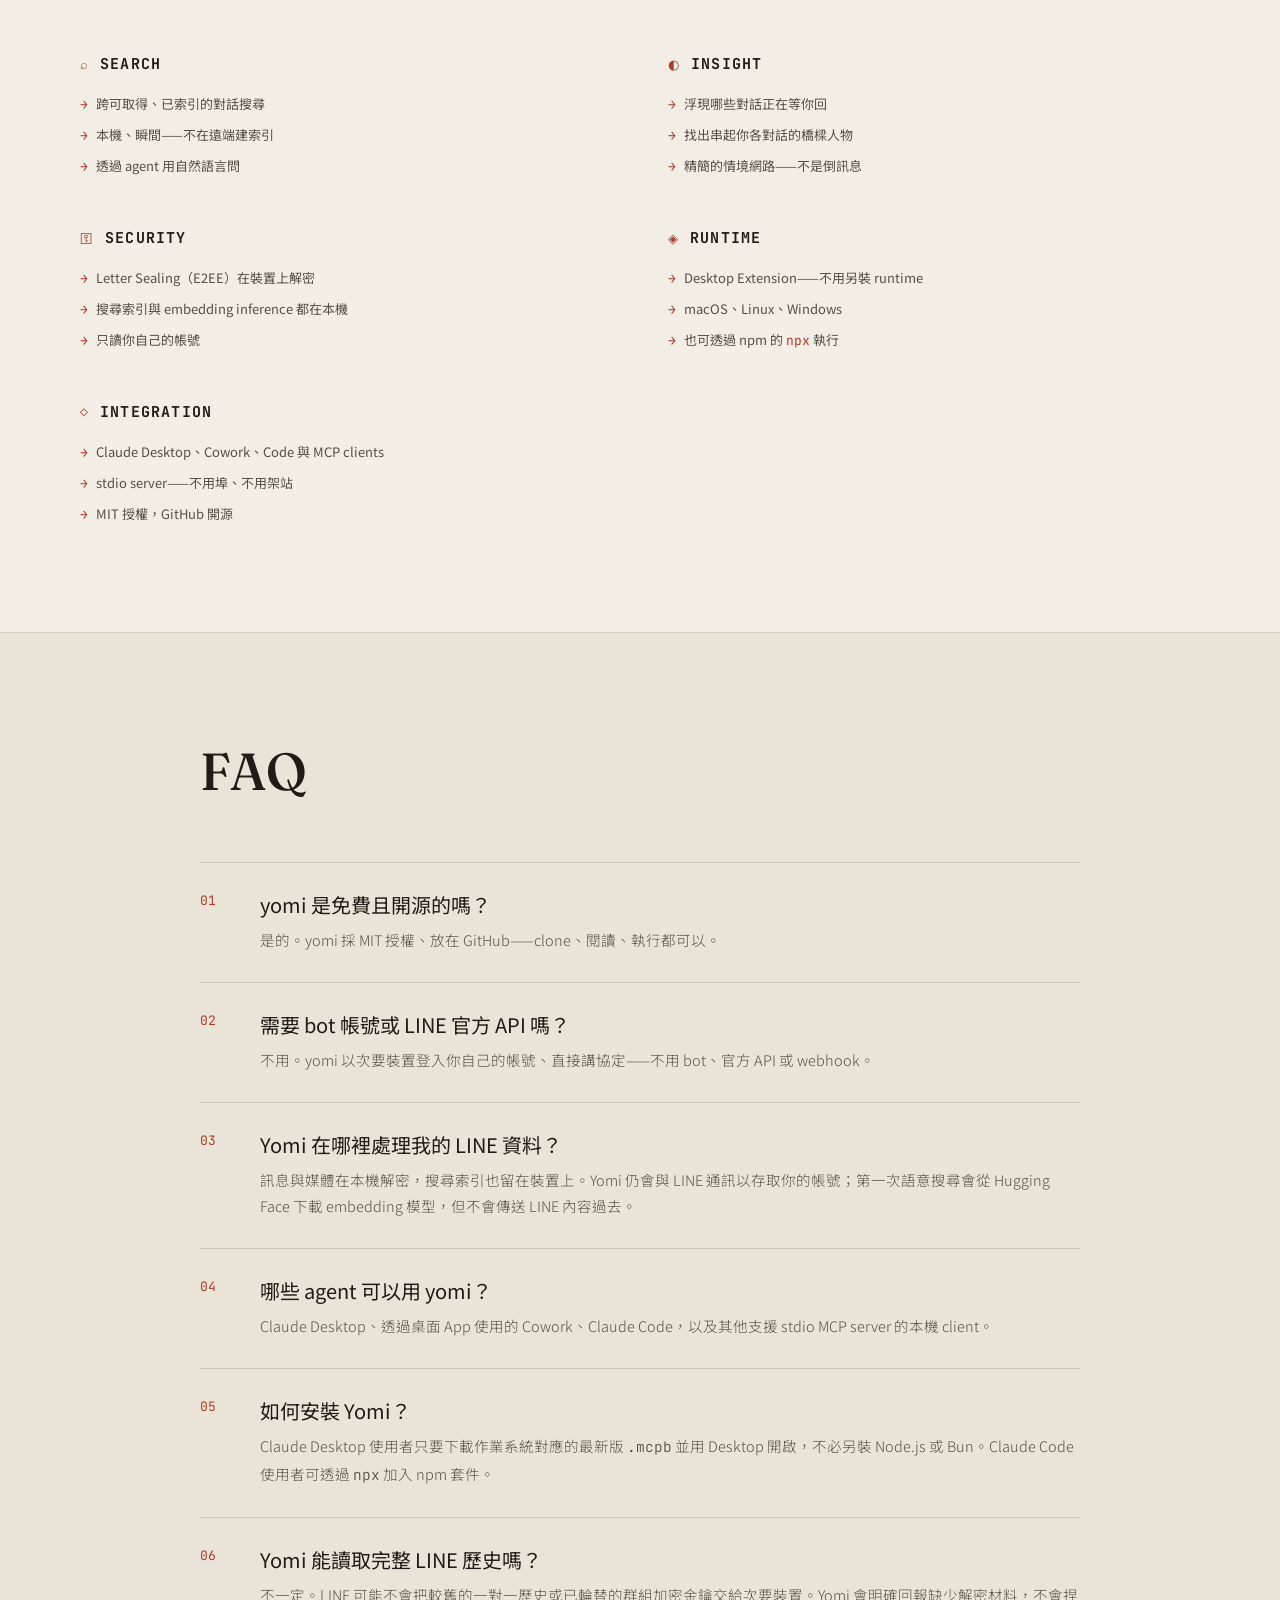
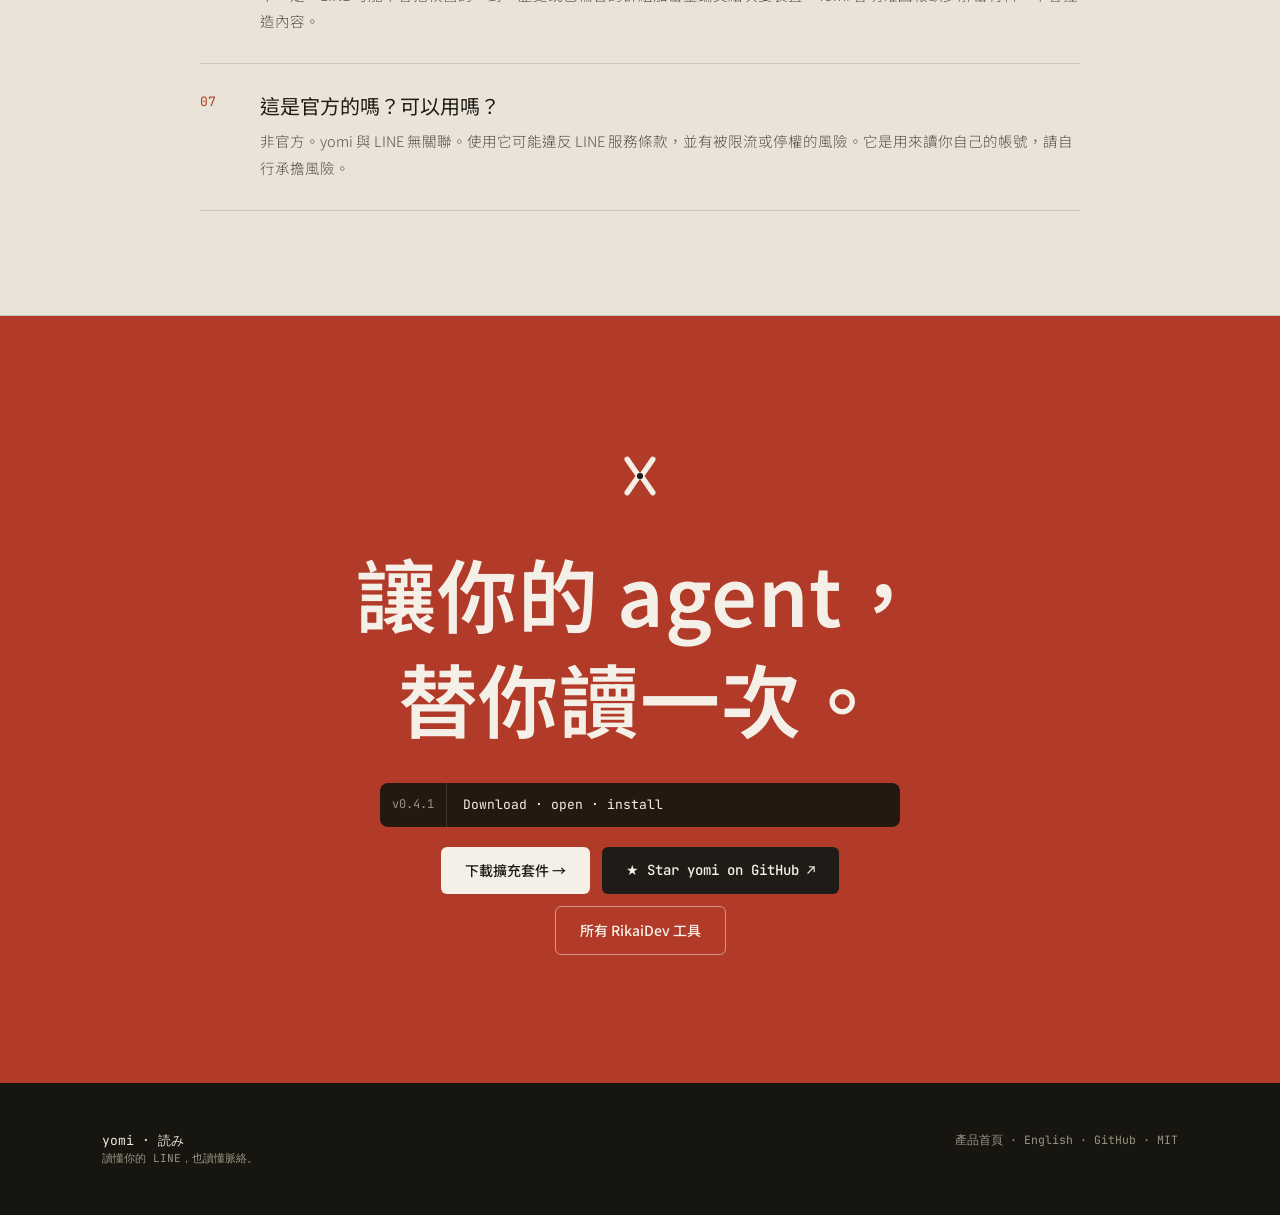
<file: yomi/zh-tw/index.html>
<!DOCTYPE html>
<html lang="zh-Hant-TW" data-page-language-mode="route" data-locale="zh-Hant-TW" data-locale-alternate="/yomi/" data-lang="zh">
<head>
  <meta charset="utf-8">
  <meta name="viewport" content="width=device-width, initial-scale=1">

  <title>個人 LINE MCP Server — Yomi by RikaiDev</title>
  <meta name="description" content="Yomi 是開源的個人 LINE MCP server，讓 Claude 與本機 AI agent 讀取、回覆、傳圖並搜尋既有 LINE 對話，E2EE 全程在本機解密。">
  <meta name="keywords" content="Yomi, 読み, LINE MCP server, Claude Desktop extension, Claude Cowork, Claude Code MCP, Model Context Protocol, LINE AI agent, LINE E2EE, Letter Sealing, local-first, open source">
  <meta name="author" content="RikaiDev">
  <meta name="robots" content="index, follow, max-image-preview:large">
  <meta name="theme-color" content="#F2EEE5" media="(prefers-color-scheme: light)">
  <meta name="theme-color" content="#17150F" media="(prefers-color-scheme: dark)">
  <link rel="canonical" href="https://rikaidev.github.io/yomi/zh-tw/">
  <link rel="alternate" hreflang="en" href="https://rikaidev.github.io/yomi/">
  <link rel="alternate" hreflang="zh-Hant-TW" href="https://rikaidev.github.io/yomi/zh-tw/">
  <link rel="alternate" hreflang="x-default" href="https://rikaidev.github.io/yomi/">
  <link rel="alternate" type="text/plain" href="https://rikaidev.github.io/yomi/llms.txt" title="Yomi facts for AI agents">
  <link rel="icon" href="/assets/favicon.svg" type="image/svg+xml">
  <link rel="manifest" href="/site.webmanifest">

  <meta property="og:type" content="website">
  <meta property="og:site_name" content="RikaiDev">
  <meta property="og:locale" content="zh_TW">
  <meta property="og:title" content="Yomi — 個人 LINE MCP server">
  <meta property="og:description" content="把 Claude 或其他本機 AI agent 接上你的個人 LINE，讀取、回覆、傳圖並在本機搜尋對話。">
  <meta property="og:url" content="https://rikaidev.github.io/yomi/zh-tw/">
  <meta property="og:image" content="https://rikaidev.github.io/assets/og.svg">
  <meta property="og:image:width" content="1200">
  <meta property="og:image:height" content="630">
  <meta name="twitter:card" content="summary_large_image">
  <meta name="twitter:title" content="Yomi — 個人 LINE MCP server">
  <meta name="twitter:description" content="一個檔案安裝到 Claude Desktop，讓 AI agent 讀取、回覆、傳圖並搜尋你的個人 LINE。開源且 local-first。">
  <meta name="twitter:image" content="https://rikaidev.github.io/assets/og.svg">

  <script id="yomi-schema" type="application/ld+json">
  {
    "@context": "https://schema.org",
    "@graph": [
      {
        "@type": "SoftwareApplication",
        "@id": "https://rikaidev.github.io/yomi/#software",
        "name": "Yomi — Personal LINE MCP Server", "alternateName": ["Yomi", "読み", "@rikaidev/yomi", "LINE MCP for personal chats"],
        "applicationCategory": "DeveloperApplication",
        "applicationSubCategory": "Model Context Protocol server",
        "operatingSystem": "macOS, Linux, Windows",
        "softwareVersion": "0.4.1",
        "description": "An open-source personal LINE MCP server that lets Claude Desktop, Cowork, Claude Code, and other local AI agents read, reply to, send images to, and search a user's existing LINE conversations.",
        "url": "https://rikaidev.github.io/yomi/",
        "downloadUrl": "https://github.com/RikaiDev/yomi/releases/latest",
        "installUrl": "https://github.com/RikaiDev/yomi/releases/latest",
        "codeRepository": "https://github.com/RikaiDev/yomi",
        "releaseNotes": "https://github.com/RikaiDev/yomi/releases/latest",
        "license": "https://opensource.org/licenses/MIT",
        "isAccessibleForFree": true,
        "featureList": ["Read unread LINE messages", "Reply and send encrypted images", "Search messages locally", "Surface what needs your attention across conversations", "Decrypt LINE Letter Sealing on device", "Install as a Claude Desktop MCPB extension"],
        "author": { "@type": "Organization", "name": "RikaiDev", "url": "https://github.com/RikaiDev" },
        "offers": { "@type": "Offer", "price": "0", "priceCurrency": "USD" }
      },
      {
        "@type": "FAQPage",
        "mainEntity": [
          { "@type": "Question", "name": "What is a LINE MCP server?", "acceptedAnswer": { "@type": "Answer", "text": "A LINE MCP server connects an MCP-compatible AI agent to LINE capabilities. Yomi is designed for an existing personal LINE account and conversations; LINE's official Bot MCP server is designed for LINE Official Accounts through the Messaging API." } },
          { "@type": "Question", "name": "Is Yomi free and open source?", "acceptedAnswer": { "@type": "Answer", "text": "Yes. Yomi is MIT-licensed and available on GitHub. It's free to use." } },
          { "@type": "Question", "name": "Do I need a bot account or LINE's official API?", "acceptedAnswer": { "@type": "Answer", "text": "No. yomi logs in as a secondary device on your own account and speaks LINE's protocol directly — no bot account, no official API, no webhook." } },
          { "@type": "Question", "name": "Where does Yomi process my LINE data?", "acceptedAnswer": { "@type": "Answer", "text": "Yomi decrypts messages and media and builds its search index locally. It communicates with LINE to access your account. On first semantic search it downloads an embedding model from Hugging Face, but no LINE message content is sent there." } },
          { "@type": "Question", "name": "Which AI agents work with Yomi?", "acceptedAnswer": { "@type": "Answer", "text": "Yomi works with Claude Desktop, Claude Cowork through the desktop app, Claude Code, and other local clients that support stdio MCP servers." } },
          { "@type": "Question", "name": "How do I install Yomi?", "acceptedAnswer": { "@type": "Answer", "text": "For Claude Desktop, download the latest MCPB file for macOS, Windows, or Linux and install it as a Desktop Extension. No separate Node.js or Bun installation is required. Claude Code users can add Yomi from npm with npx." } },
          { "@type": "Question", "name": "Can Yomi read my complete LINE history?", "acceptedAnswer": { "@type": "Answer", "text": "Not always. LINE may not provide a secondary device with older one-to-one history or superseded group encryption keys. Yomi reports missing decryption material instead of inventing content." } }
        ]
      }
    ]
  }
  </script>

  <link rel="preconnect" href="https://fonts.googleapis.com">
  <link rel="preconnect" href="https://fonts.gstatic.com" crossorigin>
  <link href="https://fonts.googleapis.com/css2?family=Fraunces:opsz,wght@9..144,400..700&family=Zen+Kaku+Gothic+New:wght@400;500;700;900&family=Noto+Sans+TC:wght@400;500;700&family=JetBrains+Mono:wght@400;500;700&display=swap" rel="stylesheet">
  <link rel="stylesheet" href="/assets/app.css">
  <link rel="stylesheet" href="/assets/site.css?v=20260801-1">
  <script src="/assets/locale-router.js"></script>
  <script src="/assets/theme-init.js"></script>
</head>
<body class="bg-paper text-ink font-sans">

  <svg width="0" height="0" class="absolute" aria-hidden="true"><defs>
    <symbol id="m-li" viewBox="0 0 100 100"><rect x="24" y="30" width="52" height="11" rx="5.5" fill="var(--color-accent,#B23A28)" class="blink"/><rect x="24" y="47" width="21" height="11" rx="5.5" fill="var(--color-ink,#1F1C17)"/><rect x="55" y="47" width="21" height="11" rx="5.5" fill="var(--color-ink,#1F1C17)"/><rect x="24" y="64" width="52" height="11" rx="5.5" fill="var(--color-ink,#1F1C17)"/></symbol>
    <symbol id="m-li-lite" viewBox="0 0 100 100"><rect x="24" y="30" width="52" height="11" rx="5.5" fill="var(--color-accent,#B23A28)" class="blink"/><rect x="24" y="47" width="21" height="11" rx="5.5" fill="#EDE7DA"/><rect x="55" y="47" width="21" height="11" rx="5.5" fill="#EDE7DA"/><rect x="24" y="64" width="52" height="11" rx="5.5" fill="#EDE7DA"/></symbol>
    <symbol id="m-yomi-lite" viewBox="0 0 100 100"><path d="M30 24 L48 50 L30 76" fill="none" stroke="#EDE7DA" stroke-width="8.5" stroke-linecap="round" stroke-linejoin="round"/><path d="M70 24 L52 50 L70 76" fill="none" stroke="#EDE7DA" stroke-width="8.5" stroke-linecap="round" stroke-linejoin="round"/><circle cx="50" cy="50" r="4.6" fill="var(--color-accent,#B23A28)" class="pulse"/></symbol>
  </defs></svg>

  <div class="grain"></div>

  <!-- header -->
<!-- YOMI_SHELL:HEADER:START -->
  <header class="site-header sticky top-0 z-30 flex items-center justify-between px-6 md:px-10 py-[15px] backdrop-blur-md border-b border-line" data-mobile-nav data-shell-page="home" data-shell-locale="zh-Hant-TW">
    <a href="/yomi/zh-tw/" class="rk-shell-brand flex items-center gap-3" aria-label="Yomi 產品首頁">
      <img src="/logos/yomi.svg" alt="" width="28" height="28">
      <span class="font-mono font-bold text-[14px]">yomi · 読み</span>
    </a>
    <nav class="rk-desktop-nav flex items-center gap-4 sm:gap-6 font-mono text-[12px] tracking-[0.06em] text-sub" aria-label="主要導覽">
      <span class="rk-controls" role="group" aria-label="網站控制" data-language-href="/yomi/" data-language-label="English" data-language-locale="en"></span>
      <a href="#install" class="hidden md:inline hover:text-ink transition-colors">安裝</a>
      <a href="#how" class="hidden md:inline hover:text-ink transition-colors">運作</a>
      <a href="#faq" class="hidden sm:inline hover:text-ink transition-colors">問答</a>
      <a href="/yomi/zh-tw/line-mcp/" class="rk-wide-nav hover:text-ink transition-colors">LINE MCP 指南</a>
      <a href="https://github.com/RikaiDev/yomi" target="_blank" rel="noopener" class="inline-flex items-center gap-1.5 bg-ink text-paper px-[13px] py-[7px] rounded-[5px] hover:opacity-90 transition-opacity">★ GitHub</a>
    </nav>
    <button class="rk-menu-toggle" type="button" aria-expanded="false" aria-controls="yomi-mobile-menu" aria-label="開啟導覽選單" data-label-open="開啟導覽選單" data-label-close="關閉導覽選單"><span class="rk-menu-icon" aria-hidden="true"></span></button>
    <nav class="rk-mobile-menu" id="yomi-mobile-menu" aria-label="手機導覽" data-menu-title="Navigate · 導覽" data-menu-note="YOMI · PERSONAL LINE MCP · RIKAIDEV" hidden>
      <span class="rk-controls rk-mobile-utilities" role="group" aria-label="網站控制" data-language-href="/yomi/" data-language-label="English" data-language-locale="en"></span>
      <a href="#install">安裝</a>
      <a href="#how">運作方式</a>
      <a href="#faq">問答</a>
      <a href="/yomi/zh-tw/line-mcp/">LINE MCP 指南</a>
      <a href="https://github.com/RikaiDev/yomi">GitHub</a>
    </nav>
  </header>
  <!-- YOMI_SHELL:HEADER:END -->

  <main>
  <!-- ===== hero ===== -->
  <section class="yomi-hero mx-auto max-w-[1200px] px-6 md:px-10">
    <div class="yomi-hero__grid grid grid-cols-1 gap-12 items-center">
      <div class="yomi-hero__copy">
        <div class="yomi-hero__eyebrow inline-flex items-center gap-2.5 font-mono text-[11.5px] tracking-[0.16em] uppercase text-sub border border-line rounded-full px-3.5 py-1.5">
          <span class="w-[7px] h-[7px] rounded-full bg-accent pulse"></span><span data-t lang="en">Personal LINE · local-first</span><span data-t lang="zh">個人 LINE · 本機優先</span>
        </div>
        <h1 class="yomi-hero__title yomi-hero__title--en font-serif font-semibold" data-t lang="en">Your LINE,<br>readable by AI.</h1>
        <h1 class="yomi-hero__title yomi-hero__title--zh font-semibold" data-t lang="zh">讓 AI 讀懂<br>你的 LINE</h1>
        <p class="yomi-hero__lede font-sans font-light text-inksoft" data-t lang="en">Give Claude and local AI agents access to your personal LINE chats — read, reply, send images, and search. <b class="font-medium text-accent">E2EE stays on your device.</b></p>
        <p class="yomi-hero__lede font-sans font-light text-inksoft" data-t lang="zh">讓 Claude 與本機 AI agent 讀取、回覆、傳圖和搜尋你的個人 LINE；<b class="font-medium text-accent">訊息與 E2EE 解密都留在裝置上。</b></p>

        <div class="yomi-hero__version flex items-stretch rounded-[8px] overflow-hidden border border-line bg-card max-w-[520px]">
          <span class="font-mono text-[12px] text-sub2 px-3 py-3 border-r border-line select-none">v<span data-yomi-version>0.4.1</span></span>
          <span class="flex-1 font-mono text-[13px] text-accent px-4 py-3" data-t lang="en">One file. Open it. Done.</span><span class="flex-1 font-mono text-[13px] text-accent px-4 py-3" data-t lang="zh">一個檔案，開啟即安裝。</span>
        </div>
        <div class="flex gap-3 flex-wrap">
          <a href="https://github.com/RikaiDev/yomi/releases/latest" target="_blank" rel="noopener" class="font-mono font-medium text-[14px] bg-accent text-hi px-6 py-[13px] rounded-[6px] hover:opacity-90 transition-opacity" data-t lang="en">Download extension →</a>
          <a href="https://github.com/RikaiDev/yomi/releases/latest" target="_blank" rel="noopener" class="font-mono font-medium text-[14px] bg-accent text-hi px-6 py-[13px] rounded-[6px] hover:opacity-90 transition-opacity" data-t lang="zh">下載擴充套件 →</a>
          <a href="#how" class="font-mono font-medium text-[14px] text-ink px-6 py-[13px] rounded-[6px] border border-linestrong hover:border-accent transition-colors" data-t lang="en">How it works</a>
          <a href="#how" class="font-mono font-medium text-[14px] text-ink px-6 py-[13px] rounded-[6px] border border-linestrong hover:border-accent transition-colors" data-t lang="zh">運作方式</a>
        </div>
      </div>

      <!-- hero terminal -->
      <div class="yomi-console yomi-hero__console rounded-[12px] overflow-hidden shadow-[0_2px_0_rgba(31,28,23,0.12)]" data-reveal>
        <div class="yomi-console__bar flex items-center gap-[7px] px-[18px] py-[13px]">
          <div class="yomi-console__dot--red w-[11px] h-[11px] rounded-full"></div>
          <div class="yomi-console__dot--amber w-[11px] h-[11px] rounded-full"></div>
          <div class="yomi-console__dot--green w-[11px] h-[11px] rounded-full"></div>
          <span class="yomi-console__muted font-mono text-[11px] ml-2">yomi — desktop extension</span>
        </div>
        <div class="rk-xscroll p-[22px] font-mono text-[12.5px] leading-[1.95]" data-t lang="en">
          <span class="yomi-console__key">01</span> Download the file for your operating system<br>
          <span class="yomi-console__key">02</span> Open it with Claude Desktop<br>
          <span class="yomi-console__key">03</span> Review permissions, then select Install<br>
          <span class="yomi-console__success">✓</span> 41 Yomi tools available to Claude<br><br>
          <span class="yomi-console__muted">you ›</span> summarize my unread LINE messages<br>
          <span class="text-accent">yomi ›</span> get_unread_digest()<br>
          <span class="yomi-console__muted">// read locally · does not mark messages read</span><br>
          <span class="yomi-console__key">summary ›</span> Three conversations need attention.<br>
          &nbsp;&nbsp;Aya is waiting for approval on the new mark.
        </div>
        <div class="rk-xscroll p-[22px] font-mono text-[12.5px] leading-[1.95]" data-t lang="zh">
          <span class="yomi-console__key">01</span> 下載適合你作業系統的檔案<br>
          <span class="yomi-console__key">02</span> 用 Claude Desktop 開啟<br>
          <span class="yomi-console__key">03</span> 確認權限後選擇安裝<br>
          <span class="yomi-console__success">✓</span> Claude 可使用 41 個 Yomi 工具<br><br>
          <span class="yomi-console__muted">你 ›</span> 整理我的 LINE 未讀訊息<br>
          <span class="text-accent">yomi ›</span> get_unread_digest()<br>
          <span class="yomi-console__muted">// 本機讀取 · 不會標示已讀</span><br>
          <span class="yomi-console__key">摘要 ›</span> 三個對話需要你處理。<br>
          &nbsp;&nbsp;Aya 正等你確認新版標記。
        </div>
      </div>
    </div>
  </section>

  <!-- ===== marquee ===== -->
  <div class="yomi-marquee rk-marquee border-y border-line" aria-hidden="true">
    <div class="rk-marquee__track font-mono text-[13px] tracking-[0.14em] uppercase py-3">
      <span class="px-6">Read</span><span class="text-accent">★</span><span class="px-6">Reply</span><span class="text-accent">★</span><span class="px-6">Send images</span><span class="text-accent">★</span><span class="px-6">Mention</span><span class="text-accent">★</span><span class="px-6">Search history</span><span class="text-accent">★</span><span class="px-6">Insight</span><span class="text-accent">★</span><span class="px-6">E2EE local</span><span class="text-accent">★</span><span class="px-6">MCP · stdio</span><span class="text-accent">★</span><span class="px-6">No bot account</span><span class="text-accent">★</span><span class="px-6">MIT</span><span class="text-accent">★</span>
    </div>
    <div class="rk-marquee__track font-mono text-[13px] tracking-[0.14em] uppercase py-3">
      <span class="px-6">Read</span><span class="text-accent">★</span><span class="px-6">Reply</span><span class="text-accent">★</span><span class="px-6">Send images</span><span class="text-accent">★</span><span class="px-6">Mention</span><span class="text-accent">★</span><span class="px-6">Search history</span><span class="text-accent">★</span><span class="px-6">Insight</span><span class="text-accent">★</span><span class="px-6">E2EE local</span><span class="text-accent">★</span><span class="px-6">MCP · stdio</span><span class="text-accent">★</span><span class="px-6">No bot account</span><span class="text-accent">★</span><span class="px-6">MIT</span><span class="text-accent">★</span>
    </div>
  </div>

  <!-- ===== install ===== -->
  <section id="install" class="border-b border-line bg-paper2">
    <div class="mx-auto max-w-[1200px] px-6 md:px-10 py-20 md:py-[104px]">
      <div class="font-mono text-[12px] tracking-[0.28em] uppercase text-sub mb-6" data-reveal>[ install · v<span data-yomi-version>0.4.1</span> ]</div>
      <h2 class="font-serif font-medium text-[clamp(28px,4.4vw,52px)] leading-[1.22] max-w-[820px] mb-4" data-reveal data-t lang="en">No terminal. No Node. One local extension.</h2>
      <h2 class="font-serif font-medium text-[clamp(28px,4.4vw,52px)] leading-[1.3] max-w-[820px] mb-4" data-reveal data-t lang="zh">不用終端機、不用 Node，一個本機擴充套件。</h2>
      <p class="font-sans font-light text-[16px] leading-[1.9] text-sub max-w-[760px] mb-12" data-reveal data-t lang="en">Choose your operating system, download the <code>.mcpb</code> file, and open it with Claude Desktop. Review the permissions and select Install. Claude Desktop provides the runtime.</p>
      <p class="font-sans font-light text-[16px] leading-[1.9] text-sub max-w-[760px] mb-12" data-reveal data-t lang="zh">選擇作業系統、下載 <code>.mcpb</code>，再用 Claude Desktop 開啟。確認權限後按下安裝；執行環境由 Claude Desktop 提供。</p>
      <div class="grid grid-cols-1 md:grid-cols-3 gap-px bg-line border border-line mb-8">
        <a href="https://github.com/RikaiDev/yomi/releases/latest/download/yomi-darwin-arm64.mcpb" class="bg-card p-7 hover:bg-paper transition-colors" data-yomi-download="macOS Apple Silicon">
          <div class="font-mono text-[12px] text-accent mb-3">APPLE SILICON</div><div class="font-serif text-[22px] mb-2">macOS</div><div class="font-mono text-[12px] text-sub" data-yomi-asset="yomi-darwin-arm64.mcpb">Download 23 MB →</div>
        </a>
        <a href="https://github.com/RikaiDev/yomi/releases/latest/download/yomi-win32-x64.mcpb" class="bg-card p-7 hover:bg-paper transition-colors" data-yomi-download="Windows x64">
          <div class="font-mono text-[12px] text-accent mb-3">X64</div><div class="font-serif text-[22px] mb-2">Windows</div><div class="font-mono text-[12px] text-sub" data-yomi-asset="yomi-win32-x64.mcpb">Download 41 MB →</div>
        </a>
        <a href="https://github.com/RikaiDev/yomi/releases/latest/download/yomi-linux-x64.mcpb" class="bg-card p-7 hover:bg-paper transition-colors" data-yomi-download="Linux x64">
          <div class="font-mono text-[12px] text-accent mb-3">X64</div><div class="font-serif text-[22px] mb-2">Linux</div><div class="font-mono text-[12px] text-sub" data-yomi-asset="yomi-linux-x64.mcpb">Download 26 MB →</div>
        </a>
      </div>
      <div class="yomi-cli">
        <div class="yomi-cli__heading">
          <span class="yomi-cli__badge">CLI</span>
          <span data-t lang="en">Using Claude Code or another MCP client?</span><span data-t lang="zh">使用 Claude Code 或其他 MCP client？</span>
        </div>
        <div class="yomi-cli__command rk-xscroll">
          <span class="yomi-cli__prompt" aria-hidden="true">$</span>
          <code>claude mcp add yomi -- npx @rikaidev/yomi</code>
        </div>
        <p class="yomi-cli__note" data-t lang="en">Requires Node.js 24+ · Bun is not required</p><p class="yomi-cli__note" data-t lang="zh">需要 Node.js 24+ · 不需要 Bun</p>
      </div>
    </div>
  </section>

  <!-- ===== the name ===== -->
  <section id="name" class="border-b border-line">
    <div class="mx-auto max-w-[1200px] px-6 md:px-10 py-20 md:py-[104px]">
      <div class="font-mono text-[12px] tracking-[0.28em] uppercase text-sub mb-6" data-reveal>[ the name · 読み ]</div>
      <h2 class="font-serif font-medium text-[clamp(28px,4.4vw,52px)] leading-[1.22] max-w-[820px] mb-4" data-reveal data-t lang="en">One word, read three ways.</h2>
      <h2 class="font-serif font-medium text-[clamp(28px,4.4vw,52px)] leading-[1.3] max-w-[820px] mb-4" data-reveal data-t lang="zh">一個詞，三種讀法。</h2>
      <p class="font-sans font-light text-[16px] leading-[1.9] text-sub max-w-[640px] mb-14" data-reveal data-t lang="en">Every RikaiDev name carries more than one meaning. yomi carries three — and together they describe exactly what it does.</p>
      <p class="font-sans font-light text-[16px] leading-[1.9] text-sub max-w-[640px] mb-14" data-reveal data-t lang="zh">每個 RikaiDev 名字都不只一層意思。yomi 有三層——合起來，正好說明它在做的事。</p>

      <div class="grid grid-cols-1 md:grid-cols-3 gap-px bg-line border border-line">
        <div class="bg-card p-8 md:p-10 flex flex-col gap-4" data-reveal>
          <div class="font-mincho text-[72px] leading-none text-ink">読</div>
          <div class="font-serif text-[20px]" data-t lang="en">A reading</div><div class="font-serif text-[20px]" data-t lang="zh">讀</div>
          <p class="font-sans font-light text-[14px] leading-[1.8] text-sub" data-t lang="en">Not just parsing your messages — reading the situation, the way you would.</p>
          <p class="font-sans font-light text-[14px] leading-[1.8] text-sub" data-t lang="zh">不只是解析訊息——而是像你一樣，讀懂當下的情境。</p>
        </div>
        <div class="bg-card p-8 md:p-10 flex flex-col gap-4" data-reveal>
          <div class="font-mincho text-[72px] leading-none text-ink">詠</div>
          <div class="font-serif text-[20px]" data-t lang="en">To recite</div><div class="font-serif text-[20px]" data-t lang="zh">詠</div>
          <p class="font-sans font-light text-[14px] leading-[1.8] text-sub" data-t lang="en">It doesn't read in silence. It reads things back to you, through your agent.</p>
          <p class="font-sans font-light text-[14px] leading-[1.8] text-sub" data-t lang="zh">它不是默讀。它會透過你的 agent，把讀到的東西唸回給你。</p>
        </div>
        <div class="bg-card p-8 md:p-10 flex flex-col gap-4" data-reveal>
          <div class="font-mincho text-[72px] leading-none text-accent">黄泉</div>
          <div class="font-serif text-[20px]" data-t lang="en">The unreachable realm</div><div class="font-serif text-[20px]" data-t lang="zh">觸不到之地</div>
          <p class="font-sans font-light text-[14px] leading-[1.8] text-sub" data-t lang="en">The yomi in <i>yomigaeri</i> — returning from Yomi. Like a messenger moving between two realms, Yomi passes through sealing and silence to bring messages still readable deep inside your conversations back into the light. It does not summon history already lost; it helps what has not disappeared be seen again.</p>
          <p class="font-sans font-light text-[14px] leading-[1.8] text-sub" data-t lang="zh">也是「黄泉帰り」——自黃泉歸來——裡的那個 <i>yomi</i>。Yomi 像一位往返兩界的使者，穿過封印與沉默，把埋在對話深處、仍能被讀取的訊息帶回光下。不是召回已經失去的歷史，而是讓尚未消失的事，再次被看見。</p>
        </div>
      </div>
    </div>
  </section>

  <!-- ===== how it works ===== -->
  <section id="how" class="border-b border-line bg-paper2">
    <div class="mx-auto max-w-[1200px] px-6 md:px-10 py-20 md:py-[104px]">
      <div class="font-mono text-[12px] tracking-[0.28em] uppercase text-sub mb-6" data-reveal>[ how it works ]</div>
      <h2 class="font-serif font-medium text-[clamp(28px,4.4vw,52px)] leading-[1.22] max-w-[760px] mb-14" data-reveal data-t lang="en">No API. No bot account. No webhook.</h2>
      <h2 class="font-serif font-medium text-[clamp(28px,4.4vw,52px)] leading-[1.3] max-w-[760px] mb-14" data-reveal data-t lang="zh">沒有 API、沒有 bot 帳號、沒有 webhook。</h2>
      <div class="grid grid-cols-1 sm:grid-cols-2 lg:grid-cols-4 gap-px bg-line border border-line">
        <div class="bg-card p-7 flex flex-col gap-3 min-h-[200px]" data-reveal><div class="font-mono text-[13px] text-accent">01</div><div class="font-serif text-[19px]" data-t lang="en">Pair as a device</div><div class="font-serif text-[19px]" data-t lang="zh">配對為裝置</div><p class="font-sans font-light text-[13.5px] leading-[1.8] text-sub" data-t lang="en">Log in as a secondary device on your own LINE account.</p><p class="font-sans font-light text-[13.5px] leading-[1.8] text-sub" data-t lang="zh">以次要裝置登入你自己的 LINE 帳號。</p></div>
        <div class="bg-card p-7 flex flex-col gap-3 min-h-[200px]" data-reveal><div class="font-mono text-[13px] text-accent">02</div><div class="font-serif text-[19px]" data-t lang="en">Speak the protocol</div><div class="font-serif text-[19px]" data-t lang="zh">直接講協定</div><p class="font-sans font-light text-[13.5px] leading-[1.8] text-sub" data-t lang="en">Talks LINE's TCompact-over-HTTPS directly — no browser in the loop.</p><p class="font-sans font-light text-[13.5px] leading-[1.8] text-sub" data-t lang="zh">直接講 LINE 的 TCompact-over-HTTPS——過程沒有瀏覽器。</p></div>
        <div class="bg-card p-7 flex flex-col gap-3 min-h-[200px]" data-reveal><div class="font-mono text-[13px] text-accent">03</div><div class="font-serif text-[19px]" data-t lang="en">Decrypt locally</div><div class="font-serif text-[19px]" data-t lang="zh">本機解密</div><p class="font-sans font-light text-[13.5px] leading-[1.8] text-sub" data-t lang="en">Letter Sealing (E2EE) messages and media decrypt on your machine.</p><p class="font-sans font-light text-[13.5px] leading-[1.8] text-sub" data-t lang="zh">Letter Sealing（E2EE）訊息與媒體在你的機器上解密。</p></div>
        <div class="bg-card p-7 flex flex-col gap-3 min-h-[200px]" data-reveal><div class="font-mono text-[13px] text-accent">04</div><div class="font-serif text-[19px]" data-t lang="en">Expose to any agent</div><div class="font-serif text-[19px]" data-t lang="zh">開放給任何 agent</div><p class="font-sans font-light text-[13.5px] leading-[1.8] text-sub" data-t lang="en">A small stdio MCP server. Point any MCP client at it.</p><p class="font-sans font-light text-[13.5px] leading-[1.8] text-sub" data-t lang="zh">一個小巧的 stdio MCP server。任何 MCP client 指過來即可。</p></div>
      </div>
    </div>
  </section>

  <!-- ===== the full kit ===== -->
  <section id="kit" class="border-b border-line">
    <div class="mx-auto max-w-[1200px] px-6 md:px-10 py-20 md:py-[104px]">
      <div class="flex items-baseline justify-between flex-wrap gap-3 mb-14">
        <h2 class="font-serif font-medium text-[clamp(28px,4.4vw,52px)] leading-[1.15]" data-reveal>The full kit</h2>
        <span class="font-mono text-[12px] text-sub" data-reveal data-t lang="en">everything yomi ships</span><span class="font-mono text-[12px] text-sub" data-reveal data-t lang="zh">yomi 帶的一切</span>
      </div>
      <div class="grid grid-cols-1 md:grid-cols-2 gap-x-14 gap-y-12">
        <div data-reveal>
          <div class="flex items-center gap-3 mb-4"><span class="font-mono text-[13px] text-accent">◱</span><h3 class="font-mono font-bold text-[15px] tracking-[0.08em] uppercase">Read</h3></div>
          <ul class="font-mono text-[13px] leading-[2] text-sub space-y-1">
            <li><span class="text-accent">→</span> <span data-t lang="en">Read any 1:1 or group chat, with history</span><span data-t lang="zh">讀任何一對一或群組聊天，含歷史</span></li>
            <li><span class="text-accent">→</span> <span data-t lang="en">Media &amp; stickers, decrypted locally</span><span data-t lang="zh">媒體與貼圖，本機解密</span></li>
            <li><span class="text-accent">→</span> <span data-t lang="en">Reads the situation, not just the text</span><span data-t lang="zh">讀懂情境，不只是文字</span></li>
          </ul>
        </div>
        <div data-reveal>
          <div class="flex items-center gap-3 mb-4"><span class="font-mono text-[13px] text-accent">◲</span><h3 class="font-mono font-bold text-[15px] tracking-[0.08em] uppercase">Write</h3></div>
          <ul class="font-mono text-[13px] leading-[2] text-sub space-y-1">
            <li><span class="text-accent">→</span> <span data-t lang="en">Reply, send images, mention people</span><span data-t lang="zh">回覆、傳圖、標註成員</span></li>
            <li><span class="text-accent">→</span> <span data-t lang="en">Explicit tools send now — not drafts</span><span data-t lang="zh">明確呼叫即送出——不是草稿</span></li>
            <li><span class="text-accent">→</span> <span data-t lang="en">Read receipts are a separate explicit action</span><span data-t lang="zh">已讀回條是另一個明確動作</span></li>
          </ul>
        </div>
        <div data-reveal>
          <div class="flex items-center gap-3 mb-4"><span class="font-mono text-[13px] text-accent">⌕</span><h3 class="font-mono font-bold text-[15px] tracking-[0.08em] uppercase">Search</h3></div>
          <ul class="font-mono text-[13px] leading-[2] text-sub space-y-1">
            <li><span class="text-accent">→</span> <span data-t lang="en">Search across available, indexed conversations</span><span data-t lang="zh">跨可取得、已索引的對話搜尋</span></li>
            <li><span class="text-accent">→</span> <span data-t lang="en">Local &amp; instant — nothing indexed remotely</span><span data-t lang="zh">本機、瞬間——不在遠端建索引</span></li>
            <li><span class="text-accent">→</span> <span data-t lang="en">Ask in natural language via your agent</span><span data-t lang="zh">透過 agent 用自然語言問</span></li>
          </ul>
        </div>
        <div data-reveal>
          <div class="flex items-center gap-3 mb-4"><span class="font-mono text-[13px] text-accent">◐</span><h3 class="font-mono font-bold text-[15px] tracking-[0.08em] uppercase">Insight</h3></div>
          <ul class="font-mono text-[13px] leading-[2] text-sub space-y-1">
            <li><span class="text-accent">→</span> <span data-t lang="en">Surfaces which conversations are waiting on you</span><span data-t lang="zh">浮現哪些對話正在等你回</span></li>
            <li><span class="text-accent">→</span> <span data-t lang="en">Maps the people who bridge your conversations</span><span data-t lang="zh">找出串起你各對話的橋樑人物</span></li>
            <li><span class="text-accent">→</span> <span data-t lang="en">A compact context network — not a message dump</span><span data-t lang="zh">精簡的情境網路——不是倒訊息</span></li>
          </ul>
        </div>
        <div data-reveal>
          <div class="flex items-center gap-3 mb-4"><span class="font-mono text-[13px] text-accent">⚿</span><h3 class="font-mono font-bold text-[15px] tracking-[0.08em] uppercase">Security</h3></div>
          <ul class="font-mono text-[13px] leading-[2] text-sub space-y-1">
            <li><span class="text-accent">→</span> <span data-t lang="en">Letter Sealing (E2EE) decrypted on-device</span><span data-t lang="zh">Letter Sealing（E2EE）在裝置上解密</span></li>
            <li><span class="text-accent">→</span> <span data-t lang="en">Local search index and embedding inference</span><span data-t lang="zh">搜尋索引與 embedding inference 都在本機</span></li>
            <li><span class="text-accent">→</span> <span data-t lang="en">Reads your own account only</span><span data-t lang="zh">只讀你自己的帳號</span></li>
          </ul>
        </div>
        <div data-reveal>
          <div class="flex items-center gap-3 mb-4"><span class="font-mono text-[13px] text-accent">◈</span><h3 class="font-mono font-bold text-[15px] tracking-[0.08em] uppercase">Runtime</h3></div>
          <ul class="font-mono text-[13px] leading-[2] text-sub space-y-1">
            <li><span class="text-accent">→</span> <span data-t lang="en">Desktop Extension — no separate runtime</span><span data-t lang="zh">Desktop Extension——不用另裝 runtime</span></li>
            <li><span class="text-accent">→</span> <span data-t lang="en">macOS, Linux, Windows</span><span data-t lang="zh">macOS、Linux、Windows</span></li>
            <li><span class="text-accent">→</span> <span data-t lang="en">Also available from npm via <code class="text-accent">npx</code></span><span data-t lang="zh">也可透過 npm 的 <code class="text-accent">npx</code> 執行</span></li>
          </ul>
        </div>
        <div data-reveal>
          <div class="flex items-center gap-3 mb-4"><span class="font-mono text-[13px] text-accent">◇</span><h3 class="font-mono font-bold text-[15px] tracking-[0.08em] uppercase">Integration</h3></div>
          <ul class="font-mono text-[13px] leading-[2] text-sub space-y-1">
            <li><span class="text-accent">→</span> <span data-t lang="en">Claude Desktop, Cowork, Code, and MCP clients</span><span data-t lang="zh">Claude Desktop、Cowork、Code 與 MCP clients</span></li>
            <li><span class="text-accent">→</span> <span data-t lang="en">stdio server — no port, no host</span><span data-t lang="zh">stdio server——不用埠、不用架站</span></li>
            <li><span class="text-accent">→</span> <span data-t lang="en">MIT-licensed, open on GitHub</span><span data-t lang="zh">MIT 授權，GitHub 開源</span></li>
          </ul>
        </div>
      </div>
    </div>
  </section>

  <!-- ===== FAQ ===== -->
  <section id="faq" class="border-b border-line bg-paper2">
    <div class="mx-auto max-w-[960px] px-6 md:px-10 py-20 md:py-[104px]">
      <h2 class="font-serif font-medium text-[clamp(28px,4.4vw,52px)] leading-[1.15] mb-14" data-reveal>FAQ</h2>
      <div class="flex flex-col">
        <div class="grid grid-cols-[40px_1fr] gap-5 py-7 border-t border-line" data-reveal>
          <div class="font-mono text-[13px] text-accent">01</div>
          <div>
            <h3 class="font-serif text-[20px] mb-2" data-t lang="en">Is yomi free and open source?</h3><h3 class="font-serif text-[20px] mb-2" data-t lang="zh">yomi 是免費且開源的嗎？</h3>
            <p class="font-sans font-light text-[14.5px] leading-[1.85] text-sub" data-t lang="en">Yes. yomi is MIT-licensed and on GitHub — clone it, read it, run it.</p><p class="font-sans font-light text-[14.5px] leading-[1.85] text-sub" data-t lang="zh">是的。yomi 採 MIT 授權、放在 GitHub——clone、閱讀、執行都可以。</p>
          </div>
        </div>
        <div class="grid grid-cols-[40px_1fr] gap-5 py-7 border-t border-line" data-reveal>
          <div class="font-mono text-[13px] text-accent">02</div>
          <div>
            <h3 class="font-serif text-[20px] mb-2" data-t lang="en">Do I need a bot account or LINE's official API?</h3><h3 class="font-serif text-[20px] mb-2" data-t lang="zh">需要 bot 帳號或 LINE 官方 API 嗎？</h3>
            <p class="font-sans font-light text-[14.5px] leading-[1.85] text-sub" data-t lang="en">No. yomi logs in as a secondary device on your own account and speaks the protocol directly — no bot, no official API, no webhook.</p><p class="font-sans font-light text-[14.5px] leading-[1.85] text-sub" data-t lang="zh">不用。yomi 以次要裝置登入你自己的帳號、直接講協定——不用 bot、官方 API 或 webhook。</p>
          </div>
        </div>
        <div class="grid grid-cols-[40px_1fr] gap-5 py-7 border-t border-line" data-reveal>
          <div class="font-mono text-[13px] text-accent">03</div>
          <div>
            <h3 class="font-serif text-[20px] mb-2" data-t lang="en">Where does Yomi process my LINE data?</h3><h3 class="font-serif text-[20px] mb-2" data-t lang="zh">Yomi 在哪裡處理我的 LINE 資料？</h3>
            <p class="font-sans font-light text-[14.5px] leading-[1.85] text-sub" data-t lang="en">Messages and media are decrypted locally, and the search index stays on your device. Yomi communicates with LINE to access your account. The first semantic search downloads an embedding model from Hugging Face, but sends no LINE content there.</p><p class="font-sans font-light text-[14.5px] leading-[1.85] text-sub" data-t lang="zh">訊息與媒體在本機解密，搜尋索引也留在裝置上。Yomi 仍會與 LINE 通訊以存取你的帳號；第一次語意搜尋會從 Hugging Face 下載 embedding 模型，但不會傳送 LINE 內容過去。</p>
          </div>
        </div>
        <div class="grid grid-cols-[40px_1fr] gap-5 py-7 border-t border-line" data-reveal>
          <div class="font-mono text-[13px] text-accent">04</div>
          <div>
            <h3 class="font-serif text-[20px] mb-2" data-t lang="en">Which agents work with yomi?</h3><h3 class="font-serif text-[20px] mb-2" data-t lang="zh">哪些 agent 可以用 yomi？</h3>
            <p class="font-sans font-light text-[14.5px] leading-[1.85] text-sub" data-t lang="en">Claude Desktop, Cowork through the desktop app, Claude Code, and other local clients that support stdio MCP servers.</p><p class="font-sans font-light text-[14.5px] leading-[1.85] text-sub" data-t lang="zh">Claude Desktop、透過桌面 App 使用的 Cowork、Claude Code，以及其他支援 stdio MCP server 的本機 client。</p>
          </div>
        </div>
        <div class="grid grid-cols-[40px_1fr] gap-5 py-7 border-t border-line" data-reveal>
          <div class="font-mono text-[13px] text-accent">05</div>
          <div>
            <h3 class="font-serif text-[20px] mb-2" data-t lang="en">How do I install Yomi?</h3><h3 class="font-serif text-[20px] mb-2" data-t lang="zh">如何安裝 Yomi？</h3>
            <p class="font-sans font-light text-[14.5px] leading-[1.85] text-sub" data-t lang="en">For Claude Desktop, download the latest <code>.mcpb</code> for your operating system and open it with Desktop. No separate Node.js or Bun install is required. Claude Code users can add the npm package with <code>npx</code>.</p><p class="font-sans font-light text-[14.5px] leading-[1.85] text-sub" data-t lang="zh">Claude Desktop 使用者只要下載作業系統對應的最新版 <code>.mcpb</code> 並用 Desktop 開啟，不必另裝 Node.js 或 Bun。Claude Code 使用者可透過 <code>npx</code> 加入 npm 套件。</p>
          </div>
        </div>
        <div class="grid grid-cols-[40px_1fr] gap-5 py-7 border-t border-line" data-reveal>
          <div class="font-mono text-[13px] text-accent">06</div>
          <div>
            <h3 class="font-serif text-[20px] mb-2" data-t lang="en">Can Yomi read my complete LINE history?</h3><h3 class="font-serif text-[20px] mb-2" data-t lang="zh">Yomi 能讀取完整 LINE 歷史嗎？</h3>
            <p class="font-sans font-light text-[14.5px] leading-[1.85] text-sub" data-t lang="en">Not always. LINE may not give a secondary device older one-to-one history or superseded group encryption keys. Yomi returns an explicit missing-decryption error instead of inventing content.</p><p class="font-sans font-light text-[14.5px] leading-[1.85] text-sub" data-t lang="zh">不一定。LINE 可能不會把較舊的一對一歷史或已輪替的群組加密金鑰交給次要裝置。Yomi 會明確回報缺少解密材料，不會捏造內容。</p>
          </div>
        </div>
        <div class="grid grid-cols-[40px_1fr] gap-5 py-7 border-t border-b border-line" data-reveal>
          <div class="font-mono text-[13px] text-accent">07</div>
          <div>
            <h3 class="font-serif text-[20px] mb-2" data-t lang="en">Is this official, and is it allowed?</h3><h3 class="font-serif text-[20px] mb-2" data-t lang="zh">這是官方的嗎？可以用嗎？</h3>
            <p class="font-sans font-light text-[14.5px] leading-[1.85] text-sub" data-t lang="en">Unofficial. yomi isn't affiliated with LINE. Using it may be against LINE's Terms of Service and carries a risk of rate-limiting or suspension. It's for reading your own account, at your own risk.</p><p class="font-sans font-light text-[14.5px] leading-[1.85] text-sub" data-t lang="zh">非官方。yomi 與 LINE 無關聯。使用它可能違反 LINE 服務條款，並有被限流或停權的風險。它是用來讀你自己的帳號，請自行承擔風險。</p>
          </div>
        </div>
      </div>
    </div>
  </section>

  <!-- ===== big CTA (full-bleed 朱) ===== -->
  <section class="yomi-cta">
    <div class="mx-auto max-w-[1200px] px-6 md:px-10 py-24 md:py-32 text-center">
      <svg viewBox="0 0 100 100" width="64" height="64" class="mark mx-auto mb-8" aria-hidden="true"><path d="M30 24 L48 50 L30 76" fill="none" stroke="#F4F0E7" stroke-width="8.5" stroke-linecap="round" stroke-linejoin="round"/><path d="M70 24 L52 50 L70 76" fill="none" stroke="#F4F0E7" stroke-width="8.5" stroke-linecap="round" stroke-linejoin="round"/><circle cx="50" cy="50" r="4.8" fill="#1F1C17" class="pulse"/></svg>
      <h2 class="font-serif font-semibold text-[clamp(36px,6.5vw,80px)] leading-[1.02] mb-8" data-t lang="en">Give your agent<br>a reading.</h2>
      <h2 class="font-serif font-semibold text-[clamp(36px,6.5vw,80px)] leading-[1.08] mb-8" data-t lang="zh">讓你的 agent，<br>替你讀一次。</h2>
      <div class="max-w-[520px] mx-auto">
        <div class="yomi-cta__command flex items-stretch rounded-[8px] overflow-hidden mb-5">
          <span class="yomi-cta__version font-mono text-[12px] px-3 py-3 border-r select-none">v<span data-yomi-version>0.4.1</span></span>
          <span class="flex-1 font-mono text-[13px] px-4 py-3 text-left">Download · open · install</span>
        </div>
        <div class="flex gap-3 justify-center flex-wrap">
          <a href="https://github.com/RikaiDev/yomi/releases/latest" target="_blank" rel="noopener" class="yomi-cta__primary font-mono font-medium text-[14px] px-6 py-[13px] rounded-[6px] transition-opacity hover:opacity-90" data-t lang="en">Download extension →</a>
          <a href="https://github.com/RikaiDev/yomi/releases/latest" target="_blank" rel="noopener" class="yomi-cta__primary font-mono font-medium text-[14px] px-6 py-[13px] rounded-[6px] transition-opacity hover:opacity-90" data-t lang="zh">下載擴充套件 →</a>
          <a href="https://github.com/RikaiDev/yomi" target="_blank" rel="noopener" class="yomi-cta__secondary font-mono font-medium text-[14px] px-6 py-[13px] rounded-[6px] transition-opacity hover:opacity-90">★ Star yomi on GitHub ↗</a>
          <a href="/" class="yomi-cta__tertiary font-mono font-medium text-[14px] px-6 py-[13px] rounded-[6px] border transition-colors" data-t lang="en">All RikaiDev tools</a>
          <a href="/" class="yomi-cta__tertiary font-mono font-medium text-[14px] px-6 py-[13px] rounded-[6px] border transition-colors" data-t lang="zh">所有 RikaiDev 工具</a>
        </div>
      </div>
    </div>
  </section>
  </main>

  <!-- footer -->
<!-- YOMI_SHELL:FOOTER:START -->
  <footer class="guide-footer bg-deep2 text-ondarksub">
    <div class="mx-auto max-w-[1100px] px-6 md:px-10 py-12 flex justify-between flex-wrap gap-6">
      <div>
        <p class="font-mono text-[13px] text-ondark">yomi · 読み</p>
        <p class="font-mono text-[11px] mt-2">讀懂你的 LINE，也讀懂脈絡。</p>
      </div>
      <p class="font-mono text-[11.5px]"><a href="/yomi/zh-tw/" class="hover:text-accent">產品首頁</a> · <a href="/yomi/" class="hover:text-accent" data-locale-target="en">English</a> · <a href="https://github.com/RikaiDev/yomi" class="hover:text-accent">GitHub</a> · MIT</p>
    </div>
  </footer>
  <!-- YOMI_SHELL:FOOTER:END -->

  <script src="/assets/ui.js" defer></script>
  <script src="/assets/yomi-release.js" defer></script>
</body>
</html>
</file>
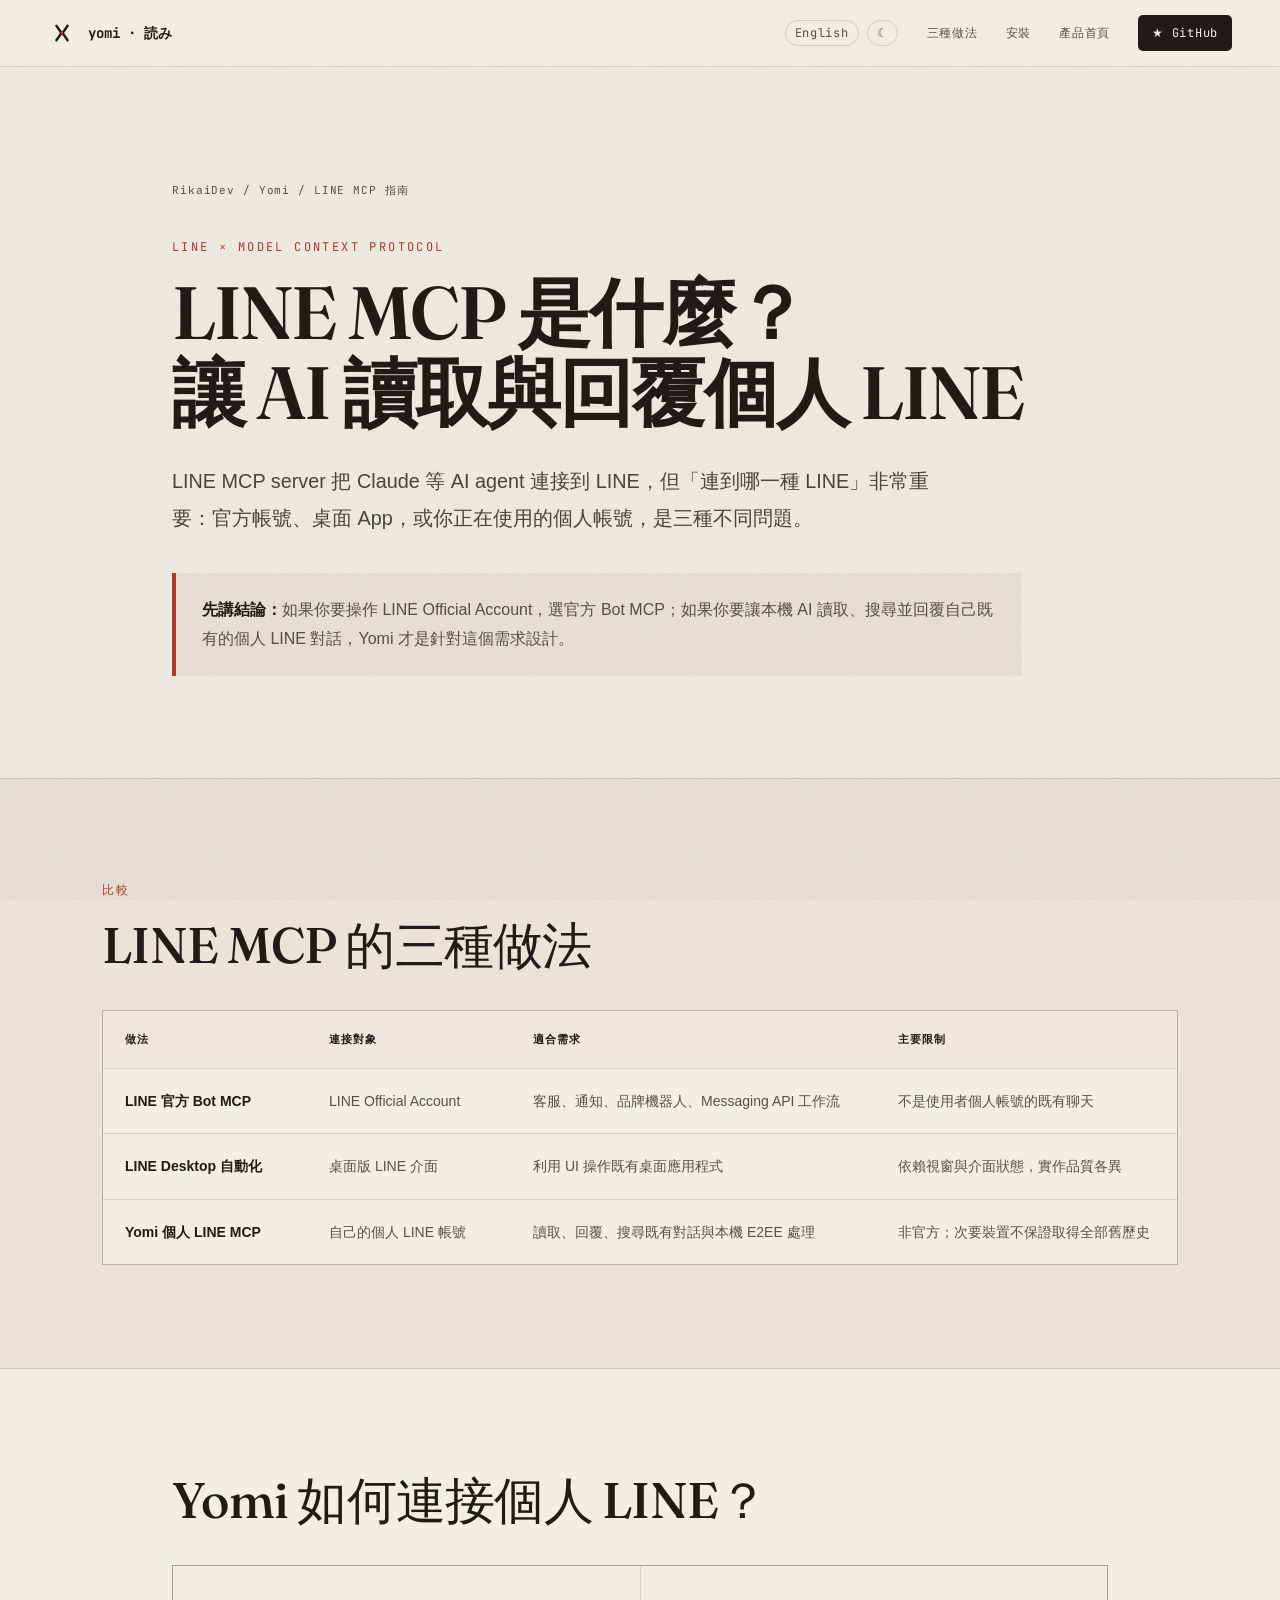
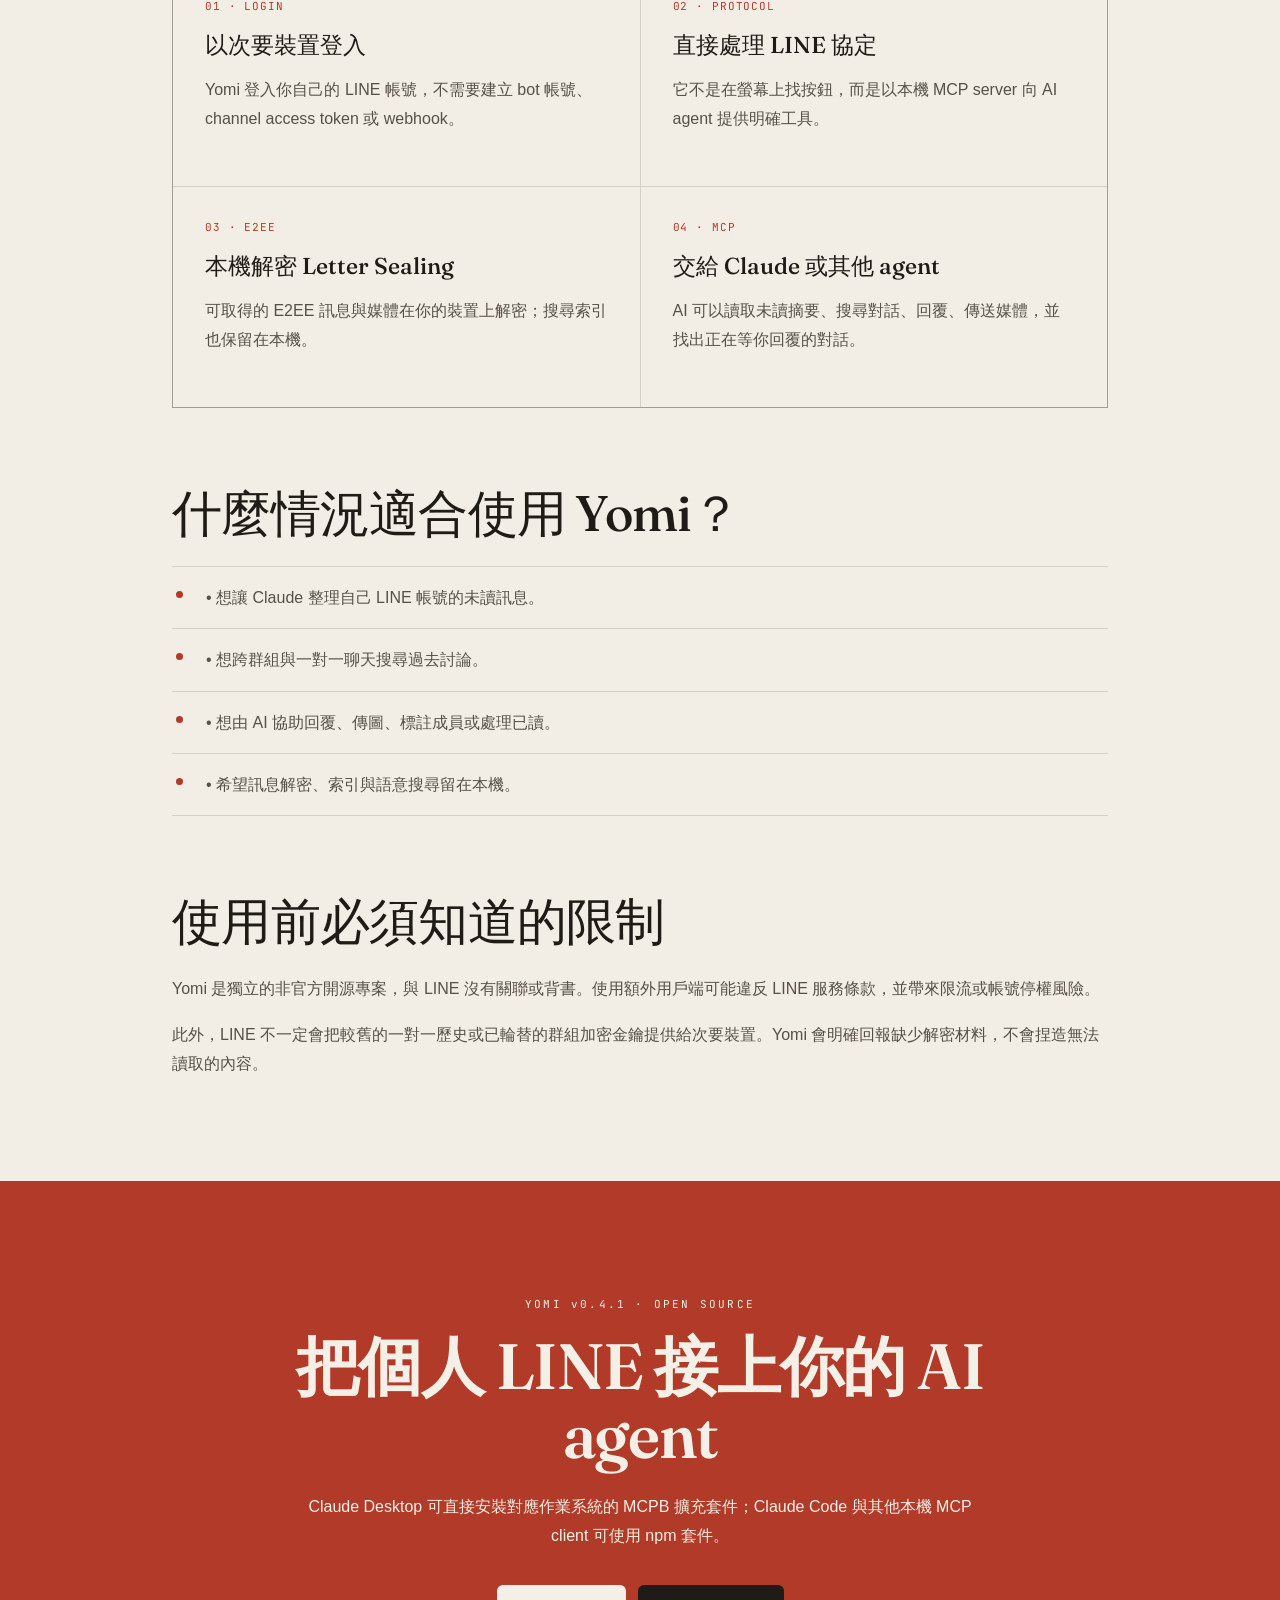
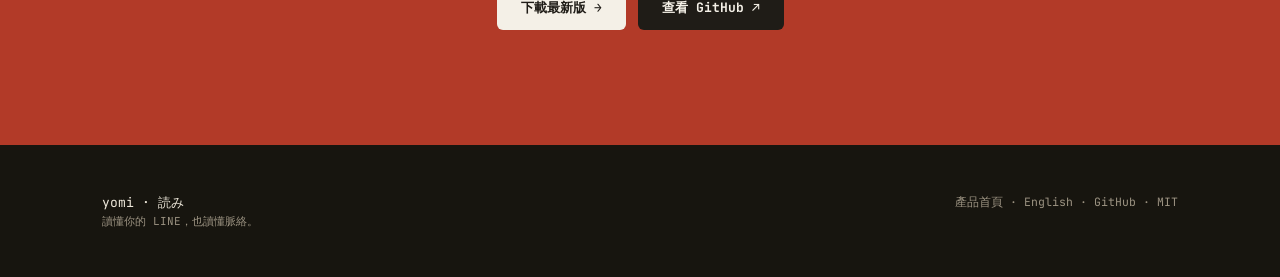
<file: yomi/zh-tw/line-mcp/index.html>
<!DOCTYPE html>
<html lang="zh-Hant-TW" data-page-language-mode="route" data-locale="zh-Hant-TW" data-locale-alternate="/yomi/line-mcp/">
<head>
  <meta charset="utf-8">
  <meta name="viewport" content="width=device-width, initial-scale=1">
  <title>LINE MCP 是什麼？連接個人 LINE 與 AI 的完整指南｜Yomi</title>
  <meta name="description" content="LINE MCP 完整繁中指南：比較 LINE 官方 Bot MCP、桌面自動化與 Yomi 個人 LINE MCP server，了解個人帳號、訊息讀取、E2EE、本機搜尋與安裝方式。">
  <meta name="author" content="RikaiDev">
  <meta name="robots" content="index, follow, max-image-preview:large">
  <meta name="theme-color" content="#F2EEE5">
  <link rel="canonical" href="https://rikaidev.github.io/yomi/zh-tw/line-mcp/">
  <link rel="alternate" hreflang="zh-Hant-TW" href="https://rikaidev.github.io/yomi/zh-tw/line-mcp/">
  <link rel="alternate" hreflang="en" href="https://rikaidev.github.io/yomi/line-mcp/">
  <link rel="alternate" hreflang="x-default" href="https://rikaidev.github.io/yomi/line-mcp/">
  <link rel="icon" href="/assets/favicon.svg" type="image/svg+xml">
  <meta property="og:type" content="article">
  <meta property="og:locale" content="zh_TW">
  <meta property="og:site_name" content="RikaiDev">
  <meta property="og:title" content="LINE MCP 是什麼？連接個人 LINE 與 AI 的完整指南">
  <meta property="og:description" content="比較官方 Bot MCP、桌面自動化與 Yomi，找到適合個人 LINE 帳號的 AI 連接方式。">
  <meta property="og:url" content="https://rikaidev.github.io/yomi/zh-tw/line-mcp/">
  <meta property="og:image" content="https://rikaidev.github.io/assets/og.svg">
  <meta name="twitter:card" content="summary_large_image">
  <meta name="twitter:title" content="LINE MCP 是什麼？個人 LINE × AI 完整指南">
  <meta name="twitter:description" content="LINE MCP 三種做法完整比較：官方 Bot、桌面自動化與 Yomi。">
  <meta name="twitter:image" content="https://rikaidev.github.io/assets/og.svg">
  <script type="application/ld+json">
  {
    "@context": "https://schema.org",
    "@graph": [
      {
        "@type": "TechArticle",
        "@id": "https://rikaidev.github.io/yomi/zh-tw/line-mcp/#article",
        "headline": "LINE MCP 是什麼？連接個人 LINE 與 AI 的完整指南",
        "description": "比較 LINE 官方 Bot MCP、桌面自動化與 Yomi 個人 LINE MCP server。",
        "inLanguage": "zh-Hant-TW",
        "datePublished": "2026-07-29",
        "dateModified": "2026-07-29",
        "mainEntityOfPage": "https://rikaidev.github.io/yomi/zh-tw/line-mcp/",
        "author": {"@type": "Organization", "name": "RikaiDev", "url": "https://rikaidev.github.io/"}
      },
      {
        "@type": "BreadcrumbList",
        "itemListElement": [
          {"@type": "ListItem", "position": 1, "name": "RikaiDev", "item": "https://rikaidev.github.io/"},
          {"@type": "ListItem", "position": 2, "name": "Yomi", "item": "https://rikaidev.github.io/yomi/"},
          {"@type": "ListItem", "position": 3, "name": "LINE MCP 指南", "item": "https://rikaidev.github.io/yomi/zh-tw/line-mcp/"}
        ]
      },
      {
        "@type": "FAQPage",
        "mainEntity": [
          {"@type": "Question", "name": "LINE MCP 是什麼？", "acceptedAnswer": {"@type": "Answer", "text": "LINE MCP 是把支援 Model Context Protocol 的 AI agent 連接到 LINE 能力的 MCP server。不同實作可能操作 LINE Official Account、桌面應用程式，或像 Yomi 一樣連接使用者自己的個人帳號。"}},
          {"@type": "Question", "name": "LINE 官方 Bot MCP 能讀取我的個人聊天嗎？", "acceptedAnswer": {"@type": "Answer", "text": "不能把兩者視為同一件事。官方 Bot MCP 主要透過 Messaging API 操作 LINE Official Account；個人帳號既有聊天需要不同的連接方式。"}},
          {"@type": "Question", "name": "Yomi 需要 LINE Bot 或 Messaging API 嗎？", "acceptedAnswer": {"@type": "Answer", "text": "不需要。Yomi 以次要裝置登入使用者自己的 LINE 帳號，直接處理協定與 Letter Sealing 訊息。Yomi 是非官方專案，使用者應自行評估帳號風險。"}},
          {"@type": "Question", "name": "Yomi 的 LINE 訊息會送到雲端嗎？", "acceptedAnswer": {"@type": "Answer", "text": "Yomi 在使用者裝置上解密訊息與媒體，搜尋索引也保留在本機。它仍需與 LINE 通訊以存取帳號。第一次語意搜尋會下載 embedding 模型，但不會把 LINE 訊息內容送到模型來源。"}}
        ]
      }
    ]
  }
  </script>
  <link rel="preconnect" href="https://fonts.googleapis.com">
  <link rel="preconnect" href="https://fonts.gstatic.com" crossorigin>
  <link href="https://fonts.googleapis.com/css2?family=Fraunces:opsz,wght@9..144,400..700&family=Noto+Sans+TC:wght@400;500;700;900&family=JetBrains+Mono:wght@400;500;700&display=swap" rel="stylesheet">
  <link rel="stylesheet" href="/assets/app.css">
  <link rel="stylesheet" href="/assets/site.css?v=20260801-1">
  <script src="/assets/locale-router.js"></script>
  <script src="/assets/theme-init.js"></script>
</head>
<body class="guide-page bg-paper text-ink font-sans">
  <div class="grain"></div>
<!-- YOMI_SHELL:HEADER:START -->
  <header class="site-header sticky top-0 z-30 flex items-center justify-between px-6 md:px-10 py-[15px] backdrop-blur-md border-b border-line" data-mobile-nav data-shell-page="guide" data-shell-locale="zh-Hant-TW">
    <a href="/yomi/zh-tw/" class="rk-shell-brand flex items-center gap-3" aria-label="Yomi 產品首頁">
      <img src="/logos/yomi.svg" alt="" width="28" height="28">
      <span class="font-mono font-bold text-[14px]">yomi · 読み</span>
    </a>
    <nav class="rk-desktop-nav flex items-center gap-4 sm:gap-6 font-mono text-[12px] tracking-[0.06em] text-sub" aria-label="主要導覽">
      <span class="rk-controls" role="group" aria-label="網站控制" data-language-href="/yomi/line-mcp/" data-language-label="English" data-language-locale="en"></span>
      <a href="#compare" class="hidden sm:inline hover:text-ink">三種做法</a>
      <a href="#install" class="hidden sm:inline hover:text-ink">安裝</a>
      <a href="/yomi/" class="rk-wide-nav hover:text-ink">產品首頁</a>
      <a href="https://github.com/RikaiDev/yomi" target="_blank" rel="noopener" class="inline-flex items-center gap-1.5 bg-ink text-paper px-[13px] py-[7px] rounded-[5px] hover:opacity-90 transition-opacity">★ GitHub</a>
    </nav>
    <button class="rk-menu-toggle" type="button" aria-expanded="false" aria-controls="yomi-mobile-menu" aria-label="開啟導覽選單" data-label-open="開啟導覽選單" data-label-close="關閉導覽選單"><span class="rk-menu-icon" aria-hidden="true"></span></button>
    <nav class="rk-mobile-menu" id="yomi-mobile-menu" aria-label="手機導覽" data-menu-title="Yomi 使用指南" data-menu-note="個人 LINE · MODEL CONTEXT PROTOCOL" hidden>
      <span class="rk-controls rk-mobile-utilities" role="group" aria-label="顯示控制" data-theme-only></span>
      <a href="#compare">三種做法</a>
      <a href="#install">安裝</a>
      <a href="/yomi/">產品首頁</a>
      <a href="/yomi/line-mcp/" hreflang="en" data-locale-target="en">English</a>
      <a href="https://github.com/RikaiDev/yomi">GitHub</a>
    </nav>
  </header>
  <!-- YOMI_SHELL:HEADER:END -->

  <main>
    <article>
      <section class="guide-hero mx-auto max-w-[960px] px-6 md:px-10 pt-16 md:pt-24 pb-16">
        <nav class="font-mono text-[11px] text-sub tracking-[0.08em] mb-8" aria-label="麵包屑">
          <a href="/">RikaiDev</a> / <a href="/yomi/">Yomi</a> / LINE MCP 指南
        </nav>
        <p class="font-mono text-[12px] tracking-[0.22em] uppercase text-accent mb-5">LINE × Model Context Protocol</p>
        <h1 class="font-serif font-semibold text-[clamp(40px,7vw,76px)] leading-[1.08] tracking-[-0.01em] mb-7">LINE MCP 是什麼？<br>讓 AI 讀取與回覆個人 LINE</h1>
        <p class="font-sans text-[clamp(17px,2vw,21px)] leading-[1.85] text-inksoft max-w-[780px] mb-8">LINE MCP server 把 Claude 等 AI agent 連接到 LINE，但「連到哪一種 LINE」非常重要：官方帳號、桌面 App，或你正在使用的個人帳號，是三種不同問題。</p>
        <div class="guide-answer border-l-4 border-accent bg-paper2 px-6 py-5 font-sans leading-[1.85] text-sub">
          <strong class="text-ink">先講結論：</strong>如果你要操作 LINE Official Account，選官方 Bot MCP；如果你要讓本機 AI 讀取、搜尋並回覆自己既有的個人 LINE 對話，Yomi 才是針對這個需求設計。
        </div>
      </section>

      <section id="compare" class="border-y border-line bg-paper2">
        <div class="guide-section guide-section--wide mx-auto max-w-[1100px] px-6 md:px-10 py-16 md:py-20">
          <p class="font-mono text-[12px] tracking-[0.22em] uppercase text-accent mb-4">比較</p>
          <h2 class="font-serif font-medium text-[clamp(30px,4vw,50px)] mb-10">LINE MCP 的三種做法</h2>
          <div class="guide-table-wrap overflow-x-auto border border-line bg-card">
            <table class="guide-table w-full min-w-[760px] border-collapse text-left">
              <thead class="font-mono text-[12px] tracking-[0.06em]">
                <tr><th class="p-5 border-b border-line">做法</th><th class="p-5 border-b border-line">連接對象</th><th class="p-5 border-b border-line">適合需求</th><th class="p-5 border-b border-line">主要限制</th></tr>
              </thead>
              <tbody class="font-sans text-[14px] leading-[1.75] text-sub">
                <tr><th class="p-5 border-b border-line text-ink">LINE 官方 Bot MCP</th><td class="p-5 border-b border-line">LINE Official Account</td><td class="p-5 border-b border-line">客服、通知、品牌機器人、Messaging API 工作流</td><td class="p-5 border-b border-line">不是使用者個人帳號的既有聊天</td></tr>
                <tr><th class="p-5 border-b border-line text-ink">LINE Desktop 自動化</th><td class="p-5 border-b border-line">桌面版 LINE 介面</td><td class="p-5 border-b border-line">利用 UI 操作既有桌面應用程式</td><td class="p-5 border-b border-line">依賴視窗與介面狀態，實作品質各異</td></tr>
                <tr><th class="p-5 text-ink">Yomi 個人 LINE MCP</th><td class="p-5">自己的個人 LINE 帳號</td><td class="p-5">讀取、回覆、搜尋既有對話與本機 E2EE 處理</td><td class="p-5">非官方；次要裝置不保證取得全部舊歷史</td></tr>
              </tbody>
            </table>
          </div>
        </div>
      </section>

      <section class="guide-section guide-section--article mx-auto max-w-[960px] px-6 md:px-10 py-16 md:py-20">
        <h2 class="font-serif font-medium text-[clamp(30px,4vw,50px)] mb-8">Yomi 如何連接個人 LINE？</h2>
        <div class="guide-steps grid md:grid-cols-2 gap-px bg-line border border-line mb-14">
          <div class="bg-card p-7"><p class="font-mono text-accent text-[12px] mb-3">01 · LOGIN</p><h3 class="font-serif text-[21px] mb-3">以次要裝置登入</h3><p class="text-sub leading-[1.8]">Yomi 登入你自己的 LINE 帳號，不需要建立 bot 帳號、channel access token 或 webhook。</p></div>
          <div class="bg-card p-7"><p class="font-mono text-accent text-[12px] mb-3">02 · PROTOCOL</p><h3 class="font-serif text-[21px] mb-3">直接處理 LINE 協定</h3><p class="text-sub leading-[1.8]">它不是在螢幕上找按鈕，而是以本機 MCP server 向 AI agent 提供明確工具。</p></div>
          <div class="bg-card p-7"><p class="font-mono text-accent text-[12px] mb-3">03 · E2EE</p><h3 class="font-serif text-[21px] mb-3">本機解密 Letter Sealing</h3><p class="text-sub leading-[1.8]">可取得的 E2EE 訊息與媒體在你的裝置上解密；搜尋索引也保留在本機。</p></div>
          <div class="bg-card p-7"><p class="font-mono text-accent text-[12px] mb-3">04 · MCP</p><h3 class="font-serif text-[21px] mb-3">交給 Claude 或其他 agent</h3><p class="text-sub leading-[1.8]">AI 可以讀取未讀摘要、搜尋對話、回覆、傳送媒體，並找出正在等你回覆的對話。</p></div>
        </div>

        <h2 class="font-serif font-medium text-[clamp(30px,4vw,50px)] mb-6">什麼情況適合使用 Yomi？</h2>
        <ul class="guide-list font-sans text-[16px] leading-[2] text-sub mb-14">
          <li>• 想讓 Claude 整理自己 LINE 帳號的未讀訊息。</li>
          <li>• 想跨群組與一對一聊天搜尋過去討論。</li>
          <li>• 想由 AI 協助回覆、傳圖、標註成員或處理已讀。</li>
          <li>• 希望訊息解密、索引與語意搜尋留在本機。</li>
        </ul>

        <h2 class="font-serif font-medium text-[clamp(30px,4vw,50px)] mb-6">使用前必須知道的限制</h2>
        <p class="font-sans text-[16px] leading-[1.95] text-sub mb-4">Yomi 是獨立的非官方開源專案，與 LINE 沒有關聯或背書。使用額外用戶端可能違反 LINE 服務條款，並帶來限流或帳號停權風險。</p>
        <p class="font-sans text-[16px] leading-[1.95] text-sub">此外，LINE 不一定會把較舊的一對一歷史或已輪替的群組加密金鑰提供給次要裝置。Yomi 會明確回報缺少解密材料，不會捏造無法讀取的內容。</p>
      </section>

      <section id="install" class="guide-cta yomi-cta">
        <div class="mx-auto max-w-[900px] px-6 md:px-10 py-20 text-center">
          <p class="font-mono text-[12px] tracking-[0.22em] mb-4">YOMI v<span data-yomi-version>0.4.1</span> · OPEN SOURCE</p>
          <h2 class="font-serif font-semibold text-[clamp(34px,6vw,64px)] leading-[1.1] mb-6">把個人 LINE 接上你的 AI agent</h2>
          <p class="font-sans text-[16px] leading-[1.8] max-w-[680px] mx-auto mb-8">Claude Desktop 可直接安裝對應作業系統的 MCPB 擴充套件；Claude Code 與其他本機 MCP client 可使用 npm 套件。</p>
          <div class="flex gap-3 justify-center flex-wrap">
            <a href="https://github.com/RikaiDev/yomi/releases/latest" class="yomi-cta__primary font-mono font-medium text-[14px] px-6 py-[13px] rounded-[6px]">下載最新版 →</a>
            <a href="https://github.com/RikaiDev/yomi" class="yomi-cta__secondary font-mono font-medium text-[14px] px-6 py-[13px] rounded-[6px]">查看 GitHub ↗</a>
          </div>
        </div>
      </section>
    </article>
  </main>

<!-- YOMI_SHELL:FOOTER:START -->
  <footer class="guide-footer bg-deep2 text-ondarksub">
    <div class="mx-auto max-w-[1100px] px-6 md:px-10 py-12 flex justify-between flex-wrap gap-6">
      <div>
        <p class="font-mono text-[13px] text-ondark">yomi · 読み</p>
        <p class="font-mono text-[11px] mt-2">讀懂你的 LINE，也讀懂脈絡。</p>
      </div>
      <p class="font-mono text-[11.5px]"><a href="/yomi/zh-tw/" class="hover:text-accent">產品首頁</a> · <a href="/yomi/line-mcp/" class="hover:text-accent" data-locale-target="en">English</a> · <a href="https://github.com/RikaiDev/yomi" class="hover:text-accent">GitHub</a> · MIT</p>
    </div>
  </footer>
  <!-- YOMI_SHELL:FOOTER:END -->
  <script src="/assets/ui.js" defer></script>
  <script src="/assets/yomi-release.js" defer></script>
</body>
</html>
</file>
<file: assets/site.css>
.site-header {
  background: color-mix(in srgb, var(--color-paper) 80%, transparent);
}

.rk-menu-toggle,
.rk-mobile-menu { display: none; }

.rk-wide-nav { display: none; }

@media (min-width: 1024px) {
  .rk-wide-nav { display: inline; }
}

.rk-menu-toggle {
  width: 42px;
  height: 42px;
  align-items: center;
  justify-content: center;
  border: 1px solid var(--color-line);
  border-radius: 6px;
  background: var(--color-card);
  color: var(--color-ink);
  cursor: pointer;
}

.rk-menu-icon,
.rk-menu-icon::before,
.rk-menu-icon::after {
  display: block;
  width: 18px;
  height: 2px;
  border-radius: 2px;
  background: currentColor;
  transition: transform 180ms ease, opacity 180ms ease;
}

.rk-menu-icon { position: relative; }
.rk-menu-icon::before,
.rk-menu-icon::after { content: ''; position: absolute; left: 0; }
.rk-menu-icon::before { transform: translateY(-6px); }
.rk-menu-icon::after { transform: translateY(6px); }
.rk-menu-toggle[aria-expanded='true'] .rk-menu-icon { background: transparent; }
.rk-menu-toggle[aria-expanded='true'] .rk-menu-icon::before { transform: rotate(45deg); }
.rk-menu-toggle[aria-expanded='true'] .rk-menu-icon::after { transform: rotate(-45deg); }

.rk-mobile-menu {
  position: absolute;
  top: 100%;
  right: 0;
  left: 0;
  padding: 12px 24px 20px;
  border-bottom: 1px solid var(--color-line);
  background: var(--color-paper);
  box-shadow: 0 14px 28px rgb(31 28 23 / 12%);
}

body.rk-menu-open { overflow: hidden; }

.rk-mobile-menu[hidden] { display: none; }
.rk-mobile-menu a {
  display: flex;
  min-height: 48px;
  align-items: center;
  justify-content: space-between;
  border-bottom: 1px solid var(--color-line);
  font-family: var(--font-mono);
  font-size: 13px;
  letter-spacing: 0.04em;
}
.rk-mobile-menu:not([hidden]) a::after { content: '→'; color: var(--color-accent); }
.rk-mobile-menu a:last-child { border-bottom: 0; }

@media (max-width: 767px) {
  .site-header {
    position: sticky;
    backdrop-filter: none !important;
  }
  .site-header .rk-desktop-nav { display: none !important; }
  .site-header > :not(.rk-desktop-nav):not(.rk-mobile-menu) {
    position: relative;
    z-index: 62;
  }
  .rk-menu-toggle {
    display: inline-flex;
    flex: 0 0 auto;
    transition: color 180ms ease, background-color 180ms ease, border-color 180ms ease;
  }
  .rk-menu-toggle[aria-expanded='true'] {
    border-color: var(--color-ink);
    background: var(--color-ink);
    color: var(--color-paper);
  }
  .rk-mobile-menu:not([hidden]) {
    position: fixed;
    z-index: 60;
    inset: 0;
    display: flex;
    height: 100vh;
    height: 100dvh;
    flex-direction: column;
    justify-content: center;
    padding: 100px 24px 74px;
    overflow-y: auto;
    border: 0;
    background:
      radial-gradient(circle at 88% 12%, color-mix(in srgb, var(--color-accent) 17%, transparent) 0, transparent 34%),
      radial-gradient(circle at 5% 92%, color-mix(in srgb, var(--color-accent) 10%, transparent) 0, transparent 30%),
      var(--color-paper);
    box-shadow: none;
    counter-reset: mobile-nav;
    isolation: isolate;
    animation: rk-menu-in 240ms cubic-bezier(.22, .8, .3, 1) both;
  }
  .rk-mobile-menu:not([hidden])::before {
    content: attr(data-menu-title);
    margin-bottom: 14px;
    color: var(--color-sub2);
    font-family: var(--font-mono);
    font-size: 10px;
    font-weight: 700;
    letter-spacing: .24em;
    text-transform: uppercase;
  }
  .rk-mobile-utilities {
    position: absolute;
    top: 22px;
    right: 78px;
    z-index: 2;
  }
  .rk-mobile-utilities .rk-ctrl {
    min-width: 36px;
    min-height: 36px;
    background: color-mix(in srgb, var(--color-card) 72%, transparent);
  }
  .rk-mobile-menu:not([hidden])::after {
    content: attr(data-menu-note);
    position: absolute;
    right: 24px;
    bottom: max(24px, env(safe-area-inset-bottom));
    left: 24px;
    padding-top: 14px;
    border-top: 1px solid var(--color-line);
    color: var(--color-sub2);
    font-family: var(--font-mono);
    font-size: 10px;
    letter-spacing: .12em;
  }
  .rk-mobile-menu a {
    counter-increment: mobile-nav;
    min-height: 64px;
    gap: 14px;
    border-color: var(--color-linestrong);
    font-family: var(--font-serif);
    font-size: clamp(25px, 7.5vw, 34px);
    font-weight: 550;
    letter-spacing: -.01em;
    line-height: 1.1;
    animation: rk-menu-link-in 320ms cubic-bezier(.22, .8, .3, 1) both;
  }
  .rk-mobile-menu a:nth-of-type(2) { animation-delay: 35ms; }
  .rk-mobile-menu a:nth-of-type(3) { animation-delay: 70ms; }
  .rk-mobile-menu a:nth-of-type(4) { animation-delay: 105ms; }
  .rk-mobile-menu a:nth-of-type(5) { animation-delay: 140ms; }
  .rk-mobile-menu a::before {
    content: '0' counter(mobile-nav);
    flex: 0 0 25px;
    color: var(--color-accent);
    font-family: var(--font-mono);
    font-size: 10px;
    font-weight: 700;
    letter-spacing: .08em;
  }
  .rk-mobile-menu:not([hidden]) a::after {
    content: '↗';
    margin-left: auto;
    color: var(--color-sub2);
    font-family: var(--font-mono);
    font-size: 19px;
    font-weight: 400;
  }
}

@keyframes rk-menu-in {
  from { opacity: 0; clip-path: inset(0 0 100% 0); }
  to { opacity: 1; clip-path: inset(0); }
}

@keyframes rk-menu-link-in {
  from { opacity: 0; transform: translateY(12px); }
  to { opacity: 1; transform: translateY(0); }
}

@media (prefers-reduced-motion: reduce) {
  .rk-mobile-menu,
  .rk-mobile-menu a { animation: none !important; }
}

.brand-mark-rise {
  animation: riselite 0.6s ease both;
}

.yomi-console {
  background: #17150f;
  color: #ede7da;
}

.yomi-hero {
  padding-block: clamp(42px, 6vh, 66px);
}

.yomi-hero__grid {
  grid-template-columns: minmax(0, 1.04fr) minmax(420px, .96fr);
  gap: clamp(48px, 6vw, 78px);
}

.yomi-hero__eyebrow { margin-bottom: 24px; }

.yomi-hero__title {
  margin-bottom: 20px;
  color: var(--color-ink);
}

.yomi-hero__title--en {
  max-width: 650px;
  font-size: clamp(58px, 5.4vw, 80px);
  line-height: .96;
  letter-spacing: -.025em;
}

.yomi-hero__title--zh {
  max-width: 620px;
  font-family: 'Noto Sans TC', var(--font-sans);
  font-size: clamp(54px, 5vw, 74px);
  line-height: 1.12;
  letter-spacing: .015em;
}

.yomi-hero__lede {
  max-width: 590px;
  margin-bottom: 24px;
  font-size: clamp(16px, 1.45vw, 19px);
  line-height: 1.72;
}

:root[lang='zh-Hant-TW'] .yomi-hero__lede { max-width: 610px; line-height: 1.85; }
.yomi-hero__version { margin-bottom: 12px; }
.yomi-hero__console { width: 100%; max-width: 520px; justify-self: end; }

@media (max-width: 1023px) {
  .yomi-hero__grid { grid-template-columns: 1fr; }
  .yomi-hero__console { max-width: 680px; justify-self: stretch; }
}

@media (max-width: 639px) {
  .yomi-hero { padding-block: 36px 48px; }
  .yomi-hero__grid { gap: 36px; }
  .yomi-hero__eyebrow { margin-bottom: 20px; }
  .yomi-hero__title--en { font-size: clamp(46px, 13.2vw, 60px); }
  .yomi-hero__title--zh { font-size: clamp(42px, 12vw, 54px); }
  .yomi-hero__lede { font-size: 16px; line-height: 1.75; }
  .yomi-hero__console { font-size: 11.5px; }
}

.yomi-console__bar {
  border-bottom: 1px solid rgb(237 231 218 / 10%);
}

.yomi-console__dot--red { background: #8e2e20; }
.yomi-console__dot--amber { background: #b5892f; }
.yomi-console__dot--green { background: #5b7355; }
.yomi-console__muted { color: #9c9382; }
.yomi-console__key { color: #b5892f; }
.yomi-console__success { color: #5b7355; }

.yomi-marquee {
  background: var(--color-ink);
  color: var(--color-paper);
}

.yomi-cli {
  max-width: 760px;
  margin: 2rem auto 0;
  font-family: var(--font-mono);
}

.yomi-cli__heading {
  display: flex;
  align-items: center;
  gap: 0.75rem;
  margin-bottom: 0.75rem;
  color: var(--color-ink);
  font-size: 0.78rem;
}

.yomi-cli__badge {
  padding: 0.22rem 0.48rem;
  border: 1px solid var(--color-accent);
  border-radius: 999px;
  color: var(--color-accent);
  font-size: 0.65rem;
  font-weight: 700;
  letter-spacing: 0.12em;
}

.yomi-cli__command {
  display: flex;
  align-items: center;
  gap: 0.85rem;
  padding: 1rem 1.15rem;
  border: 1px solid var(--color-line);
  border-radius: 6px;
  background: var(--color-codebg);
  color: var(--color-accent);
  font-size: 0.82rem;
  white-space: nowrap;
}

.yomi-cli__prompt { color: var(--color-sub2); }

.yomi-cli__note {
  margin-top: 0.65rem;
  color: var(--color-sub);
  font-size: 0.7rem;
  letter-spacing: 0.02em;
}

.yomi-cta {
  background: var(--color-accent);
  color: #f4f0e7;
}

.yomi-cta__command { background: rgb(23 21 15 / 90%); }
.yomi-cta__version {
  color: #9c9382;
  border-color: rgb(237 231 218 / 15%);
}
.yomi-cta__primary { background: #f4f0e7; color: #1f1c17; }
.yomi-cta__secondary { background: #1f1c17; color: #f4f0e7; }
.yomi-cta__tertiary {
  color: #f4f0e7;
  border-color: rgb(244 240 231 / 50%);
}

/* LINE MCP editorial guides
   These components intentionally use the shared RikaiDev tokens instead of
   relying on page-specific utilities that may not exist in the compiled CSS. */
.guide-page {
  background: var(--color-paper);
  color: var(--color-ink);
  font-family: var(--font-sans);
}

.guide-page .site-header {
  min-height: 64px;
  padding: 15px clamp(24px, 4vw, 48px);
}

.guide-page .site-header > a,
.guide-page .site-header nav {
  display: flex;
  align-items: center;
}

.guide-page .site-header > a { gap: 12px; }
.guide-page .site-header nav { gap: clamp(16px, 2.2vw, 30px); }

.guide-page .site-header nav a {
  transition: color 160ms ease, background-color 160ms ease, opacity 160ms ease;
}

.guide-page .site-header nav a:last-child {
  display: inline-flex;
  padding: 9px 14px;
  border-radius: 5px;
  background: var(--color-ink);
  color: var(--color-paper);
}

.guide-hero,
.guide-section,
.guide-cta > div,
.guide-footer > div {
  box-sizing: border-box;
  width: 100%;
  margin-inline: auto;
  padding-inline: clamp(24px, 5vw, 52px);
}

.guide-hero {
  max-width: 1040px;
  padding-block: clamp(72px, 9vw, 120px) clamp(72px, 8vw, 104px);
}

.guide-hero nav {
  margin-bottom: 40px;
  font-family: var(--font-mono);
  font-size: 11px;
  letter-spacing: 0.08em;
  color: var(--color-sub);
}

.guide-hero > p:first-of-type,
.guide-section > p:first-child {
  margin-bottom: 18px;
  color: var(--color-accent);
  font-family: var(--font-mono);
  font-size: 12px;
  line-height: 1.4;
  letter-spacing: 0.2em;
  text-transform: uppercase;
}

.guide-hero h1 {
  max-width: 930px;
  margin: 0 0 30px;
  font-family: var(--font-serif);
  font-size: clamp(43px, 6.2vw, 74px);
  font-weight: 600;
  line-height: 1.08;
  letter-spacing: -0.025em;
  text-wrap: balance;
}

.guide-hero > p:nth-of-type(2) {
  max-width: 790px;
  margin-bottom: 36px;
  color: var(--color-inksoft);
  font-size: clamp(17px, 1.55vw, 20px);
  line-height: 1.85;
}

.guide-answer {
  max-width: 850px;
  padding: 22px 26px;
  border-left: 4px solid var(--color-accent);
  background: var(--color-paper2);
  color: var(--color-sub);
  font-size: 16px;
  line-height: 1.85;
}

.guide-answer strong { color: var(--color-ink); }

#compare {
  border-block: 1px solid var(--color-line);
  background: var(--color-paper2);
}

.guide-section {
  padding-block: clamp(72px, 8vw, 104px);
}

.guide-section--wide { max-width: 1180px; }
.guide-section--article { max-width: 1040px; }

.guide-section h2 {
  margin: 0 0 36px;
  font-family: var(--font-serif);
  font-size: clamp(32px, 4vw, 50px);
  font-weight: 500;
  line-height: 1.16;
  letter-spacing: -0.015em;
  text-wrap: balance;
}

.guide-section--article > h2:not(:first-child) {
  margin-top: 76px;
  margin-bottom: 24px;
}

.guide-table-wrap {
  overflow-x: auto;
  border: 1px solid var(--color-linestrong);
  background: var(--color-card);
  -webkit-overflow-scrolling: touch;
}

.guide-table {
  width: 100%;
  min-width: 880px;
  border-collapse: collapse;
  table-layout: fixed;
  text-align: left;
}

.guide-table th,
.guide-table td {
  padding: 20px 22px;
  border-bottom: 1px solid var(--color-line);
  vertical-align: top;
}

.guide-table thead th {
  background: color-mix(in srgb, var(--color-paper2) 68%, var(--color-paper));
  color: var(--color-ink);
  font-family: var(--font-mono);
  font-size: 11px;
  font-weight: 700;
  line-height: 1.5;
  letter-spacing: 0.08em;
  text-transform: uppercase;
}

.guide-table tbody th {
  width: 19%;
  color: var(--color-ink);
  font-size: 14px;
  font-weight: 700;
}

.guide-table tbody td {
  color: var(--color-sub);
  font-size: 14px;
  line-height: 1.72;
}

.guide-table th:nth-child(1) { width: 19%; }
.guide-table th:nth-child(2) { width: 19%; }
.guide-table th:nth-child(3) { width: 34%; }
.guide-table th:nth-child(4) { width: 28%; }
.guide-table tbody tr:last-child th,
.guide-table tbody tr:last-child td { border-bottom: 0; }

.guide-steps {
  display: grid;
  grid-template-columns: repeat(2, minmax(0, 1fr));
  gap: 1px;
  margin-bottom: 0;
  border: 1px solid var(--color-linestrong);
  background: var(--color-line);
}

.guide-steps > div {
  min-height: 220px;
  padding: 32px;
  background: var(--color-card);
}

.guide-steps > div > p:first-child {
  margin-bottom: 16px;
  color: var(--color-accent);
  font-family: var(--font-mono);
  font-size: 11px;
  letter-spacing: 0.08em;
}

.guide-steps h3 {
  margin-bottom: 14px;
  color: var(--color-ink);
  font-family: var(--font-serif);
  font-size: 23px;
  font-weight: 500;
  line-height: 1.3;
}

.guide-steps > div > p:last-child,
.guide-section--article > p {
  color: var(--color-sub);
  font-size: 16px;
  line-height: 1.85;
}

.guide-section--article > p + p { margin-top: 16px; }

.guide-list {
  display: grid;
  gap: 0;
  margin: 0;
  padding: 0;
  border-top: 1px solid var(--color-line);
  list-style: none;
}

.guide-list li {
  position: relative;
  padding: 17px 18px 17px 34px;
  border-bottom: 1px solid var(--color-line);
  color: var(--color-sub);
  font-size: 16px;
  line-height: 1.7;
}

.guide-list li::before {
  position: absolute;
  top: 24px;
  left: 4px;
  width: 7px;
  height: 7px;
  border-radius: 999px;
  background: var(--color-accent);
  content: "";
}

.guide-cta > div {
  max-width: 980px;
  padding-block: clamp(76px, 9vw, 116px);
}

.guide-cta h2 {
  max-width: 820px;
  margin: 0 auto 24px;
  font-family: var(--font-serif);
  font-size: clamp(38px, 5.6vw, 64px);
  font-weight: 600;
  line-height: 1.08;
  letter-spacing: -0.02em;
}

.guide-cta > div > p:first-child {
  margin-bottom: 18px;
  font-family: var(--font-mono);
  font-size: 11px;
  letter-spacing: 0.2em;
}

.guide-cta > div > p:nth-of-type(2) {
  max-width: 680px;
  margin: 0 auto 34px;
  font-size: 16px;
  line-height: 1.8;
}

.guide-cta > div > div {
  display: flex;
  flex-wrap: wrap;
  justify-content: center;
  gap: 12px;
}

.guide-cta a {
  display: inline-flex;
  justify-content: center;
  padding: 13px 24px;
  border-radius: 6px;
  font-family: var(--font-mono);
  font-size: 13px;
  font-weight: 700;
  transition: transform 160ms ease, background-color 160ms ease;
}

.guide-cta a:hover { transform: translateY(-2px); }

.guide-footer > div {
  display: flex;
  max-width: 1180px;
  flex-wrap: wrap;
  justify-content: space-between;
  gap: 24px;
  padding-block: 48px;
}

.guide-page a:focus-visible {
  outline: 2px solid var(--color-accent);
  outline-offset: 4px;
}

@media (max-width: 720px) {
  .guide-hero { padding-block: 56px 72px; }
  .guide-hero nav { margin-bottom: 30px; }
  .guide-hero h1 { font-size: clamp(39px, 12vw, 56px); }
  .guide-answer { padding: 20px; }
  .guide-section { padding-block: 64px; }
  .guide-section h2 { margin-bottom: 28px; }
  .guide-section--article > h2:not(:first-child) { margin-top: 60px; }
  .guide-steps { grid-template-columns: 1fr; }
  .guide-steps > div { min-height: 0; padding: 26px 24px; }
  .guide-table { min-width: 820px; }
  .guide-table th,
  .guide-table td { padding: 17px 18px; }
  .guide-cta a { width: 100%; }
}
</file>
<file: assets/app.css>
/*! tailwindcss v4.3.2 | MIT License | https://tailwindcss.com */
@layer properties{@supports (((-webkit-hyphens:none)) and (not (margin-trim:inline))) or ((-moz-orient:inline) and (not (color:rgb(from red r g b)))){*,:before,:after,::backdrop{--tw-rotate-x:initial;--tw-rotate-y:initial;--tw-rotate-z:initial;--tw-skew-x:initial;--tw-skew-y:initial;--tw-space-y-reverse:0;--tw-divide-y-reverse:0;--tw-border-style:solid;--tw-leading:initial;--tw-font-weight:initial;--tw-tracking:initial;--tw-shadow:0 0 #0000;--tw-shadow-color:initial;--tw-shadow-alpha:100%;--tw-inset-shadow:0 0 #0000;--tw-inset-shadow-color:initial;--tw-inset-shadow-alpha:100%;--tw-ring-color:initial;--tw-ring-shadow:0 0 #0000;--tw-inset-ring-color:initial;--tw-inset-ring-shadow:0 0 #0000;--tw-ring-inset:initial;--tw-ring-offset-width:0px;--tw-ring-offset-color:#fff;--tw-ring-offset-shadow:0 0 #0000;--tw-blur:initial;--tw-brightness:initial;--tw-contrast:initial;--tw-grayscale:initial;--tw-hue-rotate:initial;--tw-invert:initial;--tw-opacity:initial;--tw-saturate:initial;--tw-sepia:initial;--tw-drop-shadow:initial;--tw-drop-shadow-color:initial;--tw-drop-shadow-alpha:100%;--tw-drop-shadow-size:initial;--tw-backdrop-blur:initial;--tw-backdrop-brightness:initial;--tw-backdrop-contrast:initial;--tw-backdrop-grayscale:initial;--tw-backdrop-hue-rotate:initial;--tw-backdrop-invert:initial;--tw-backdrop-opacity:initial;--tw-backdrop-saturate:initial;--tw-backdrop-sepia:initial;--tw-duration:initial;--tw-translate-x:0;--tw-translate-y:0;--tw-translate-z:0;--tw-divide-x-reverse:0}}}@layer theme{:root,:host{--font-sans:"Zen Kaku Gothic New", sans-serif;--font-serif:"Fraunces", "Zen Kaku Gothic New", sans-serif;--font-mono:"JetBrains Mono", monospace;--spacing:.25rem;--font-weight-light:300;--font-weight-medium:500;--font-weight-semibold:600;--font-weight-bold:700;--blur-md:12px;--default-transition-duration:.15s;--default-transition-timing-function:cubic-bezier(.4, 0, .2, 1);--default-font-family:var(--font-sans);--default-mono-font-family:var(--font-mono);--color-paper:#f2eee5;--color-paper2:#eae4d8;--color-card:#f2eee5;--color-ink:#1f1c17;--color-inksoft:#4a463d;--color-sub:#565049;--color-sub2:#635d51;--color-line:#1f1c1724;--color-linestrong:#1f1c1747;--color-codebg:#ede7db;--color-hi:#f4f0e7;--color-accent:#b23a28;--color-deep:#1f1c17;--color-deep2:#17150f;--color-ondark:#ede7da;--color-ondarksub:#9c9382;--font-mincho:"Zen Kaku Gothic New", sans-serif}}@layer base{*,:after,:before,::backdrop{box-sizing:border-box;border:0 solid;margin:0;padding:0}::file-selector-button{box-sizing:border-box;border:0 solid;margin:0;padding:0}html,:host{-webkit-text-size-adjust:100%;tab-size:4;line-height:1.5;font-family:var(--default-font-family,ui-sans-serif, system-ui, sans-serif, "Apple Color Emoji", "Segoe UI Emoji", "Segoe UI Symbol", "Noto Color Emoji");font-feature-settings:var(--default-font-feature-settings,normal);font-variation-settings:var(--default-font-variation-settings,normal);-webkit-tap-highlight-color:transparent}hr{height:0;color:inherit;border-top-width:1px}abbr:where([title]){-webkit-text-decoration:underline dotted;text-decoration:underline dotted}h1,h2,h3,h4,h5,h6{font-size:inherit;font-weight:inherit}a{color:inherit;-webkit-text-decoration:inherit;-webkit-text-decoration:inherit;-webkit-text-decoration:inherit;text-decoration:inherit}b,strong{font-weight:bolder}code,kbd,samp,pre{font-family:var(--default-mono-font-family,ui-monospace, SFMono-Regular, Menlo, Monaco, Consolas, "Liberation Mono", "Courier New", monospace);font-feature-settings:var(--default-mono-font-feature-settings,normal);font-variation-settings:var(--default-mono-font-variation-settings,normal);font-size:1em}small{font-size:80%}sub,sup{vertical-align:baseline;font-size:75%;line-height:0;position:relative}sub{bottom:-.25em}sup{top:-.5em}table{text-indent:0;border-color:inherit;border-collapse:collapse}:-moz-focusring{outline:auto}progress{vertical-align:baseline}summary{display:list-item}ol,ul,menu{list-style:none}img,svg,video,canvas,audio,iframe,embed,object{vertical-align:middle;display:block}img,video{max-width:100%;height:auto}button,input,select,optgroup,textarea{font:inherit;font-feature-settings:inherit;font-variation-settings:inherit;letter-spacing:inherit;color:inherit;opacity:1;background-color:#0000;border-radius:0}::file-selector-button{font:inherit;font-feature-settings:inherit;font-variation-settings:inherit;letter-spacing:inherit;color:inherit;opacity:1;background-color:#0000;border-radius:0}:where(select:is([multiple],[size])) optgroup{font-weight:bolder}:where(select:is([multiple],[size])) optgroup option{padding-inline-start:20px}::file-selector-button{margin-inline-end:4px}::placeholder{opacity:1}@supports (not ((-webkit-appearance:-apple-pay-button))) or (contain-intrinsic-size:1px){::placeholder{color:currentColor}@supports (color:color-mix(in lab, red, red)){::placeholder{color:color-mix(in oklab, currentcolor 50%, transparent)}}}textarea{resize:vertical}::-webkit-search-decoration{-webkit-appearance:none}::-webkit-date-and-time-value{min-height:1lh;text-align:inherit}::-webkit-datetime-edit{display:inline-flex}::-webkit-datetime-edit-fields-wrapper{padding:0}::-webkit-datetime-edit{padding-block:0}::-webkit-datetime-edit-year-field{padding-block:0}::-webkit-datetime-edit-month-field{padding-block:0}::-webkit-datetime-edit-day-field{padding-block:0}::-webkit-datetime-edit-hour-field{padding-block:0}::-webkit-datetime-edit-minute-field{padding-block:0}::-webkit-datetime-edit-second-field{padding-block:0}::-webkit-datetime-edit-millisecond-field{padding-block:0}::-webkit-datetime-edit-meridiem-field{padding-block:0}::-webkit-calendar-picker-indicator{line-height:1}:-moz-ui-invalid{box-shadow:none}button,input:where([type=button],[type=reset],[type=submit]){appearance:button}::file-selector-button{appearance:button}::-webkit-inner-spin-button{height:auto}::-webkit-outer-spin-button{height:auto}[hidden]:where(:not([hidden=until-found])){display:none!important}*{box-sizing:border-box}html{scroll-behavior:smooth}body{background:var(--color-paper);min-height:100vh;color:var(--color-ink);font-family:var(--font-sans);-webkit-font-smoothing:antialiased;transition:background .35s,color .35s;overflow-x:hidden}a{color:inherit;text-decoration:none}a:hover{color:var(--color-accent)}::selection{background:var(--color-accent);color:var(--color-hi)}}@layer components;@layer utilities{.absolute{position:absolute}.relative{position:relative}.static{position:static}.sticky{position:sticky}.inset-0{inset:0}.top-0{top:0}.bottom-2{bottom:calc(var(--spacing) * 2)}.left-2\.5{left:calc(var(--spacing) * 2.5)}.z-20{z-index:20}.z-30{z-index:30}.col-span-2{grid-column:span 2/span 2}.mx-auto{margin-inline:auto}.mt-1{margin-top:var(--spacing)}.mt-1\.5{margin-top:calc(var(--spacing) * 1.5)}.mt-8{margin-top:calc(var(--spacing) * 8)}.mt-10{margin-top:calc(var(--spacing) * 10)}.mt-12{margin-top:calc(var(--spacing) * 12)}.mt-14{margin-top:calc(var(--spacing) * 14)}.mt-16{margin-top:calc(var(--spacing) * 16)}.mt-20{margin-top:calc(var(--spacing) * 20)}.mt-\[14px\]{margin-top:14px}.mt-\[22px\]{margin-top:22px}.mt-\[34px\]{margin-top:34px}.mb-1{margin-bottom:var(--spacing)}.mb-1\.5{margin-bottom:calc(var(--spacing) * 1.5)}.mb-2{margin-bottom:calc(var(--spacing) * 2)}.mb-4{margin-bottom:calc(var(--spacing) * 4)}.mb-5{margin-bottom:calc(var(--spacing) * 5)}.mb-6{margin-bottom:calc(var(--spacing) * 6)}.mb-7{margin-bottom:calc(var(--spacing) * 7)}.mb-8{margin-bottom:calc(var(--spacing) * 8)}.mb-9{margin-bottom:calc(var(--spacing) * 9)}.mb-10{margin-bottom:calc(var(--spacing) * 10)}.mb-11{margin-bottom:calc(var(--spacing) * 11)}.mb-12{margin-bottom:calc(var(--spacing) * 12)}.mb-14{margin-bottom:calc(var(--spacing) * 14)}.mb-16{margin-bottom:calc(var(--spacing) * 16)}.mb-\[6px\]{margin-bottom:6px}.mb-\[10px\]{margin-bottom:10px}.mb-\[14px\]{margin-bottom:14px}.mb-\[18px\]{margin-bottom:18px}.mb-\[26px\]{margin-bottom:26px}.mb-\[38px\]{margin-bottom:38px}.mb-\[52px\]{margin-bottom:52px}.mb-\[72px\]{margin-bottom:72px}.ml-2{margin-left:calc(var(--spacing) * 2)}.block{display:block}.contents{display:contents}.flex{display:flex}.grid{display:grid}.hidden{display:none}.inline{display:inline}.inline-flex{display:inline-flex}.table{display:table}.aspect-\[1\.4\]{aspect-ratio:1.4}.aspect-square{aspect-ratio:1}.h-11{height:calc(var(--spacing) * 11)}.h-\[7px\]{height:7px}.h-\[11px\]{height:11px}.h-\[26px\]{height:26px}.h-\[34px\]{height:34px}.h-\[38px\]{height:38px}.h-\[52px\]{height:52px}.h-\[56px\]{height:56px}.h-\[58px\]{height:58px}.h-\[60px\]{height:60px}.h-\[62px\]{height:62px}.h-\[64px\]{height:64px}.h-\[72px\]{height:72px}.h-\[76px\]{height:76px}.h-\[88px\]{height:88px}.h-\[96px\]{height:96px}.h-\[150px\]{height:150px}.h-full{height:100%}.min-h-\[150px\]{min-height:150px}.min-h-\[200px\]{min-height:200px}.min-h-\[220px\]{min-height:220px}.w-11{width:calc(var(--spacing) * 11)}.w-\[7px\]{width:7px}.w-\[11px\]{width:11px}.w-\[26px\]{width:26px}.w-\[34px\]{width:34px}.w-\[38px\]{width:38px}.w-\[52px\]{width:52px}.w-\[56px\]{width:56px}.w-\[58px\]{width:58px}.w-\[62px\]{width:62px}.w-\[64px\]{width:64px}.w-\[72px\]{width:72px}.w-\[76px\]{width:76px}.w-\[88px\]{width:88px}.w-\[96px\]{width:96px}.w-\[150px\]{width:150px}.w-full{width:100%}.max-w-\[520px\]{max-width:520px}.max-w-\[560px\]{max-width:560px}.max-w-\[600px\]{max-width:600px}.max-w-\[640px\]{max-width:640px}.max-w-\[680px\]{max-width:680px}.max-w-\[760px\]{max-width:760px}.max-w-\[820px\]{max-width:820px}.max-w-\[900px\]{max-width:900px}.max-w-\[960px\]{max-width:960px}.max-w-\[1080px\]{max-width:1080px}.max-w-\[1120px\]{max-width:1120px}.max-w-\[1200px\]{max-width:1200px}.flex-1{flex:1}.shrink-0{flex-shrink:0}.rotate-2{rotate:2deg}.rotate-3{rotate:3deg}.rotate-45{rotate:45deg}.rotate-\[-1\.5deg\]{rotate:-1.5deg}.rotate-\[-1deg\]{rotate:-1deg}.rotate-\[-2deg\]{rotate:-2deg}.rotate-\[-3deg\]{rotate:-3deg}.rotate-\[-4deg\]{rotate:-4deg}.rotate-\[4deg\]{rotate:4deg}.transform{transform:var(--tw-rotate-x,) var(--tw-rotate-y,) var(--tw-rotate-z,) var(--tw-skew-x,) var(--tw-skew-y,)}.grid-cols-1{grid-template-columns:repeat(1,minmax(0,1fr))}.grid-cols-2{grid-template-columns:repeat(2,minmax(0,1fr))}.grid-cols-\[40px_1fr\]{grid-template-columns:40px 1fr}.grid-cols-\[76px_1fr\]{grid-template-columns:76px 1fr}.flex-col{flex-direction:column}.flex-wrap{flex-wrap:wrap}.items-baseline{align-items:baseline}.items-center{align-items:center}.items-end{align-items:flex-end}.items-start{align-items:flex-start}.items-stretch{align-items:stretch}.justify-between{justify-content:space-between}.justify-center{justify-content:center}.gap-1\.5{gap:calc(var(--spacing) * 1.5)}.gap-2{gap:calc(var(--spacing) * 2)}.gap-2\.5{gap:calc(var(--spacing) * 2.5)}.gap-3{gap:calc(var(--spacing) * 3)}.gap-4{gap:calc(var(--spacing) * 4)}.gap-5{gap:calc(var(--spacing) * 5)}.gap-6{gap:calc(var(--spacing) * 6)}.gap-7{gap:calc(var(--spacing) * 7)}.gap-8{gap:calc(var(--spacing) * 8)}.gap-10{gap:calc(var(--spacing) * 10)}.gap-11{gap:calc(var(--spacing) * 11)}.gap-12{gap:calc(var(--spacing) * 12)}.gap-\[7px\]{gap:7px}.gap-\[11px\]{gap:11px}.gap-\[14px\]{gap:14px}.gap-\[18px\]{gap:18px}.gap-\[22px\]{gap:22px}.gap-\[26px\]{gap:26px}.gap-px{gap:1px}:where(.space-y-1>:not(:last-child)){--tw-space-y-reverse:0;margin-block-start:calc(var(--spacing) * var(--tw-space-y-reverse));margin-block-end:calc(var(--spacing) * calc(1 - var(--tw-space-y-reverse)))}.gap-x-14{column-gap:calc(var(--spacing) * 14)}.gap-y-12{row-gap:calc(var(--spacing) * 12)}:where(.divide-y>:not(:last-child)){--tw-divide-y-reverse:0;border-bottom-style:var(--tw-border-style);border-top-style:var(--tw-border-style);border-top-width:calc(1px * var(--tw-divide-y-reverse));border-bottom-width:calc(1px * calc(1 - var(--tw-divide-y-reverse)))}:where(.divide-line>:not(:last-child)){border-color:var(--color-line)}.overflow-auto{overflow:auto}.overflow-hidden{overflow:hidden}.rounded{border-radius:.25rem}.rounded-\[4px\]{border-radius:4px}.rounded-\[5px\]{border-radius:5px}.rounded-\[6px\]{border-radius:6px}.rounded-\[7px\]{border-radius:7px}.rounded-\[8px\]{border-radius:8px}.rounded-\[10px\]{border-radius:10px}.rounded-\[12px\]{border-radius:12px}.rounded-full{border-radius:3.40282e38px}.border{border-style:var(--tw-border-style);border-width:1px}.border-y{border-block-style:var(--tw-border-style);border-block-width:1px}.border-t{border-top-style:var(--tw-border-style);border-top-width:1px}.border-r{border-right-style:var(--tw-border-style);border-right-width:1px}.border-b{border-bottom-style:var(--tw-border-style);border-bottom-width:1px}.border-dashed{--tw-border-style:dashed;border-style:dashed}.border-\[rgba\(237\,231\,218\,0\.3\)\]{border-color:#ede7da4d}.border-\[rgba\(237\,231\,218\,0\.14\)\]{border-color:#ede7da24}.border-accent{border-color:var(--color-accent)}.border-line{border-color:var(--color-line)}.border-linestrong{border-color:var(--color-linestrong)}.bg-\[rgba\(237\,231\,218\,0\.14\)\]{background-color:#ede7da24}.bg-accent{background-color:var(--color-accent)}.bg-card{background-color:var(--color-card)}.bg-codebg{background-color:var(--color-codebg)}.bg-deep{background-color:var(--color-deep)}.bg-deep2{background-color:var(--color-deep2)}.bg-ink{background-color:var(--color-ink)}.bg-line{background-color:var(--color-line)}.bg-paper{background-color:var(--color-paper)}.bg-paper2{background-color:var(--color-paper2)}.p-6{padding:calc(var(--spacing) * 6)}.p-7{padding:calc(var(--spacing) * 7)}.p-8{padding:calc(var(--spacing) * 8)}.p-9{padding:calc(var(--spacing) * 9)}.p-10{padding:calc(var(--spacing) * 10)}.p-\[22px\]{padding:22px}.p-\[26px\]{padding:26px}.p-\[34px\]{padding:34px}.px-2\.5{padding-inline:calc(var(--spacing) * 2.5)}.px-3{padding-inline:calc(var(--spacing) * 3)}.px-3\.5{padding-inline:calc(var(--spacing) * 3.5)}.px-4{padding-inline:calc(var(--spacing) * 4)}.px-6{padding-inline:calc(var(--spacing) * 6)}.px-8{padding-inline:calc(var(--spacing) * 8)}.px-\[13px\]{padding-inline:13px}.px-\[14px\]{padding-inline:14px}.px-\[18px\]{padding-inline:18px}.px-\[26px\]{padding-inline:26px}.py-1\.5{padding-block:calc(var(--spacing) * 1.5)}.py-2{padding-block:calc(var(--spacing) * 2)}.py-3{padding-block:calc(var(--spacing) * 3)}.py-7{padding-block:calc(var(--spacing) * 7)}.py-10{padding-block:calc(var(--spacing) * 10)}.py-11{padding-block:calc(var(--spacing) * 11)}.py-14{padding-block:calc(var(--spacing) * 14)}.py-16{padding-block:calc(var(--spacing) * 16)}.py-20{padding-block:calc(var(--spacing) * 20)}.py-24{padding-block:calc(var(--spacing) * 24)}.py-\[5px\]{padding-block:5px}.py-\[6px\]{padding-block:6px}.py-\[7px\]{padding-block:7px}.py-\[9px\]{padding-block:9px}.py-\[13px\]{padding-block:13px}.py-\[14px\]{padding-block:14px}.py-\[15px\]{padding-block:15px}.py-\[18px\]{padding-block:18px}.py-\[30px\]{padding-block:30px}.py-\[34px\]{padding-block:34px}.py-\[38px\]{padding-block:38px}.pt-1\.5{padding-top:calc(var(--spacing) * 1.5)}.pt-14{padding-top:calc(var(--spacing) * 14)}.pt-20{padding-top:calc(var(--spacing) * 20)}.pt-\[22px\]{padding-top:22px}.pt-\[84px\]{padding-top:84px}.pt-\[90px\]{padding-top:90px}.pb-10{padding-bottom:calc(var(--spacing) * 10)}.pb-14{padding-bottom:calc(var(--spacing) * 14)}.pb-\[70px\]{padding-bottom:70px}.pb-\[72px\]{padding-bottom:72px}.pb-\[100px\]{padding-bottom:100px}.text-center{text-align:center}.text-left{text-align:left}.font-mincho{font-family:var(--font-mincho)}.font-mono{font-family:var(--font-mono)}.font-sans{font-family:var(--font-sans)}.font-serif{font-family:var(--font-serif)}.text-\[9\.5px\]{font-size:9.5px}.text-\[10px\]{font-size:10px}.text-\[11\.5px\]{font-size:11.5px}.text-\[11px\]{font-size:11px}.text-\[12\.5px\]{font-size:12.5px}.text-\[12px\]{font-size:12px}.text-\[13\.5px\]{font-size:13.5px}.text-\[13px\]{font-size:13px}.text-\[14\.5px\]{font-size:14.5px}.text-\[14px\]{font-size:14px}.text-\[15px\]{font-size:15px}.text-\[16px\]{font-size:16px}.text-\[17px\]{font-size:17px}.text-\[18px\]{font-size:18px}.text-\[19px\]{font-size:19px}.text-\[20px\]{font-size:20px}.text-\[21px\]{font-size:21px}.text-\[22px\]{font-size:22px}.text-\[23px\]{font-size:23px}.text-\[24px\]{font-size:24px}.text-\[26px\]{font-size:26px}.text-\[28px\]{font-size:28px}.text-\[30px\]{font-size:30px}.text-\[32px\]{font-size:32px}.text-\[34px\]{font-size:34px}.text-\[40px\]{font-size:40px}.text-\[64px\]{font-size:64px}.text-\[72px\]{font-size:72px}.text-\[clamp\(16px\,1\.9vw\,20px\)\]{font-size:clamp(16px,1.9vw,20px)}.text-\[clamp\(16px\,2\.2vw\,20px\)\]{font-size:clamp(16px,2.2vw,20px)}.text-\[clamp\(26px\,3\.4vw\,38px\)\]{font-size:clamp(26px,3.4vw,38px)}.text-\[clamp\(26px\,3vw\,38px\)\]{font-size:clamp(26px,3vw,38px)}.text-\[clamp\(28px\,4\.4vw\,52px\)\]{font-size:clamp(28px,4.4vw,52px)}.text-\[clamp\(28px\,4vw\,46px\)\]{font-size:clamp(28px,4vw,46px)}.text-\[clamp\(28px\,4vw\,48px\)\]{font-size:clamp(28px,4vw,48px)}.text-\[clamp\(30px\,4\.4vw\,56px\)\]{font-size:clamp(30px,4.4vw,56px)}.text-\[clamp\(36px\,6\.5vw\,80px\)\]{font-size:clamp(36px,6.5vw,80px)}.text-\[clamp\(38px\,6vw\,72px\)\]{font-size:clamp(38px,6vw,72px)}.text-\[clamp\(44px\,7vw\,88px\)\]{font-size:clamp(44px,7vw,88px)}.text-\[clamp\(44px\,7vw\,92px\)\]{font-size:clamp(44px,7vw,92px)}.leading-\[0\.98\]{--tw-leading:.98;line-height:.98}.leading-\[1\.02\]{--tw-leading:1.02;line-height:1.02}.leading-\[1\.2\]{--tw-leading:1.2;line-height:1.2}.leading-\[1\.3\]{--tw-leading:1.3;line-height:1.3}.leading-\[1\.7\]{--tw-leading:1.7;line-height:1.7}.leading-\[1\.08\]{--tw-leading:1.08;line-height:1.08}.leading-\[1\.8\]{--tw-leading:1.8;line-height:1.8}.leading-\[1\.9\]{--tw-leading:1.9;line-height:1.9}.leading-\[1\.15\]{--tw-leading:1.15;line-height:1.15}.leading-\[1\.22\]{--tw-leading:1.22;line-height:1.22}.leading-\[1\.25\]{--tw-leading:1.25;line-height:1.25}.leading-\[1\.28\]{--tw-leading:1.28;line-height:1.28}.leading-\[1\.75\]{--tw-leading:1.75;line-height:1.75}.leading-\[1\.85\]{--tw-leading:1.85;line-height:1.85}.leading-\[1\.95\]{--tw-leading:1.95;line-height:1.95}.leading-\[2\]{--tw-leading:2;line-height:2}.leading-none{--tw-leading:1;line-height:1}.font-bold{--tw-font-weight:var(--font-weight-bold);font-weight:var(--font-weight-bold)}.font-light{--tw-font-weight:var(--font-weight-light);font-weight:var(--font-weight-light)}.font-medium{--tw-font-weight:var(--font-weight-medium);font-weight:var(--font-weight-medium)}.font-semibold{--tw-font-weight:var(--font-weight-semibold);font-weight:var(--font-weight-semibold)}.tracking-\[-0\.01em\]{--tw-tracking:-.01em;letter-spacing:-.01em}.tracking-\[0\.01em\]{--tw-tracking:.01em;letter-spacing:.01em}.tracking-\[0\.1em\]{--tw-tracking:.1em;letter-spacing:.1em}.tracking-\[0\.02em\]{--tw-tracking:.02em;letter-spacing:.02em}.tracking-\[0\.2em\]{--tw-tracking:.2em;letter-spacing:.2em}.tracking-\[0\.3em\]{--tw-tracking:.3em;letter-spacing:.3em}.tracking-\[0\.04em\]{--tw-tracking:.04em;letter-spacing:.04em}.tracking-\[0\.4em\]{--tw-tracking:.4em;letter-spacing:.4em}.tracking-\[0\.05em\]{--tw-tracking:.05em;letter-spacing:.05em}.tracking-\[0\.5em\]{--tw-tracking:.5em;letter-spacing:.5em}.tracking-\[0\.06em\]{--tw-tracking:.06em;letter-spacing:.06em}.tracking-\[0\.08em\]{--tw-tracking:.08em;letter-spacing:.08em}.tracking-\[0\.12em\]{--tw-tracking:.12em;letter-spacing:.12em}.tracking-\[0\.14em\]{--tw-tracking:.14em;letter-spacing:.14em}.tracking-\[0\.16em\]{--tw-tracking:.16em;letter-spacing:.16em}.tracking-\[0\.28em\]{--tw-tracking:.28em;letter-spacing:.28em}.tracking-\[0\.42em\]{--tw-tracking:.42em;letter-spacing:.42em}.tracking-\[0\.55em\]{--tw-tracking:.55em;letter-spacing:.55em}.break-words{overflow-wrap:break-word}.whitespace-nowrap{white-space:nowrap}.text-accent{color:var(--color-accent)}.text-hi{color:var(--color-hi)}.text-ink{color:var(--color-ink)}.text-inksoft{color:var(--color-inksoft)}.text-linestrong{color:var(--color-linestrong)}.text-ondark{color:var(--color-ondark)}.text-ondarksub{color:var(--color-ondarksub)}.text-paper{color:var(--color-paper)}.text-sub{color:var(--color-sub)}.text-sub2{color:var(--color-sub2)}.lowercase{text-transform:lowercase}.uppercase{text-transform:uppercase}.antialiased{-webkit-font-smoothing:antialiased;-moz-osx-font-smoothing:grayscale}.opacity-50{opacity:.5}.shadow{--tw-shadow:0 1px 3px 0 var(--tw-shadow-color,#0000001a), 0 1px 2px -1px var(--tw-shadow-color,#0000001a);box-shadow:var(--tw-inset-shadow), var(--tw-inset-ring-shadow), var(--tw-ring-offset-shadow), var(--tw-ring-shadow), var(--tw-shadow)}.shadow-\[0_1px_0_rgba\(31\,28\,23\,0\.12\)\]{--tw-shadow:0 1px 0 var(--tw-shadow-color,#1f1c171f);box-shadow:var(--tw-inset-shadow), var(--tw-inset-ring-shadow), var(--tw-ring-offset-shadow), var(--tw-ring-shadow), var(--tw-shadow)}.shadow-\[0_2px_0_rgba\(31\,28\,23\,0\.12\)\]{--tw-shadow:0 2px 0 var(--tw-shadow-color,#1f1c171f);box-shadow:var(--tw-inset-shadow), var(--tw-inset-ring-shadow), var(--tw-ring-offset-shadow), var(--tw-ring-shadow), var(--tw-shadow)}.shadow-\[0_6px_12px_rgba\(178\,58\,40\,0\.6\)\]{--tw-shadow:0 6px 12px var(--tw-shadow-color,#b23a2899);box-shadow:var(--tw-inset-shadow), var(--tw-inset-ring-shadow), var(--tw-ring-offset-shadow), var(--tw-ring-shadow), var(--tw-shadow)}.shadow-\[inset_0_0_0_1\.5px_rgba\(244\,240\,231\,0\.9\)\]{--tw-shadow:inset 0 0 0 1.5px var(--tw-shadow-color,#f4f0e7e6);box-shadow:var(--tw-inset-shadow), var(--tw-inset-ring-shadow), var(--tw-ring-offset-shadow), var(--tw-ring-shadow), var(--tw-shadow)}.shadow-\[inset_0_0_0_1\.5px_rgba\(244\,240\,231\,0\.85\)\]{--tw-shadow:inset 0 0 0 1.5px var(--tw-shadow-color,#f4f0e7d9);box-shadow:var(--tw-inset-shadow), var(--tw-inset-ring-shadow), var(--tw-ring-offset-shadow), var(--tw-ring-shadow), var(--tw-shadow)}.shadow-\[inset_0_0_0_2\.5px_rgba\(244\,240\,231\,0\.9\)\]{--tw-shadow:inset 0 0 0 2.5px var(--tw-shadow-color,#f4f0e7e6);box-shadow:var(--tw-inset-shadow), var(--tw-inset-ring-shadow), var(--tw-ring-offset-shadow), var(--tw-ring-shadow), var(--tw-shadow)}.shadow-\[inset_0_0_0_2px_rgba\(31\,28\,23\,0\.35\)\]{--tw-shadow:inset 0 0 0 2px var(--tw-shadow-color,#1f1c1759);box-shadow:var(--tw-inset-shadow), var(--tw-inset-ring-shadow), var(--tw-ring-offset-shadow), var(--tw-ring-shadow), var(--tw-shadow)}.shadow-\[inset_0_0_0_2px_rgba\(244\,240\,231\,0\.4\)\]{--tw-shadow:inset 0 0 0 2px var(--tw-shadow-color,#f4f0e766);box-shadow:var(--tw-inset-shadow), var(--tw-inset-ring-shadow), var(--tw-ring-offset-shadow), var(--tw-ring-shadow), var(--tw-shadow)}.shadow-\[inset_0_0_0_2px_rgba\(244\,240\,231\,0\.9\)\]{--tw-shadow:inset 0 0 0 2px var(--tw-shadow-color,#f4f0e7e6);box-shadow:var(--tw-inset-shadow), var(--tw-inset-ring-shadow), var(--tw-ring-offset-shadow), var(--tw-ring-shadow), var(--tw-shadow)}.shadow-\[inset_0_0_0_2px_var\(--color-ink\,\#1F1C17\)\]{--tw-shadow:inset 0 0 0 2px var(--tw-shadow-color,var(--color-ink,#1f1c17));box-shadow:var(--tw-inset-shadow), var(--tw-inset-ring-shadow), var(--tw-ring-offset-shadow), var(--tw-ring-shadow), var(--tw-shadow)}.shadow-\[inset_0_0_0_3px_rgba\(244\,240\,231\,0\.92\)\,0_2px_0_rgba\(31\,28\,23\,0\.16\)\]{--tw-shadow:inset 0 0 0 3px var(--tw-shadow-color,#f4f0e7eb), 0 2px 0 var(--tw-shadow-color,#1f1c1729);box-shadow:var(--tw-inset-shadow), var(--tw-inset-ring-shadow), var(--tw-ring-offset-shadow), var(--tw-ring-shadow), var(--tw-shadow)}.filter{filter:var(--tw-blur,) var(--tw-brightness,) var(--tw-contrast,) var(--tw-grayscale,) var(--tw-hue-rotate,) var(--tw-invert,) var(--tw-saturate,) var(--tw-sepia,) var(--tw-drop-shadow,)}.backdrop-blur-md{--tw-backdrop-blur:blur(var(--blur-md));-webkit-backdrop-filter:var(--tw-backdrop-blur,) var(--tw-backdrop-brightness,) var(--tw-backdrop-contrast,) var(--tw-backdrop-grayscale,) var(--tw-backdrop-hue-rotate,) var(--tw-backdrop-invert,) var(--tw-backdrop-opacity,) var(--tw-backdrop-saturate,) var(--tw-backdrop-sepia,);backdrop-filter:var(--tw-backdrop-blur,) var(--tw-backdrop-brightness,) var(--tw-backdrop-contrast,) var(--tw-backdrop-grayscale,) var(--tw-backdrop-hue-rotate,) var(--tw-backdrop-invert,) var(--tw-backdrop-opacity,) var(--tw-backdrop-saturate,) var(--tw-backdrop-sepia,)}.backdrop-filter{-webkit-backdrop-filter:var(--tw-backdrop-blur,) var(--tw-backdrop-brightness,) var(--tw-backdrop-contrast,) var(--tw-backdrop-grayscale,) var(--tw-backdrop-hue-rotate,) var(--tw-backdrop-invert,) var(--tw-backdrop-opacity,) var(--tw-backdrop-saturate,) var(--tw-backdrop-sepia,);backdrop-filter:var(--tw-backdrop-blur,) var(--tw-backdrop-brightness,) var(--tw-backdrop-contrast,) var(--tw-backdrop-grayscale,) var(--tw-backdrop-hue-rotate,) var(--tw-backdrop-invert,) var(--tw-backdrop-opacity,) var(--tw-backdrop-saturate,) var(--tw-backdrop-sepia,)}.transition-\[border-color\,transform\]{transition-property:border-color,transform;transition-timing-function:var(--tw-ease,var(--default-transition-timing-function));transition-duration:var(--tw-duration,var(--default-transition-duration))}.transition-colors{transition-property:color,background-color,border-color,outline-color,text-decoration-color,fill,stroke,--tw-gradient-from,--tw-gradient-via,--tw-gradient-to;transition-timing-function:var(--tw-ease,var(--default-transition-timing-function));transition-duration:var(--tw-duration,var(--default-transition-duration))}.transition-opacity{transition-property:opacity;transition-timing-function:var(--tw-ease,var(--default-transition-timing-function));transition-duration:var(--tw-duration,var(--default-transition-duration))}.duration-200{--tw-duration:.2s;transition-duration:.2s}.select-none{-webkit-user-select:none;user-select:none}@media (hover:hover){.hover\:-translate-y-0\.5:hover{--tw-translate-y:calc(var(--spacing) * -.5);translate:var(--tw-translate-x) var(--tw-translate-y)}.hover\:border-accent:hover{border-color:var(--color-accent)}.hover\:text-accent:hover{color:var(--color-accent)}.hover\:text-ink:hover{color:var(--color-ink)}.hover\:opacity-90:hover{opacity:.9}}@media (min-width:400px){.xs\:hidden{display:none}.xs\:inline{display:inline}}@media (min-width:40rem){.sm\:col-span-1{grid-column:span 1/span 1}.sm\:inline{display:inline}.sm\:grid-cols-2{grid-template-columns:repeat(2,minmax(0,1fr))}.sm\:grid-cols-3{grid-template-columns:repeat(3,minmax(0,1fr))}.sm\:grid-cols-\[104px_200px_1fr\]{grid-template-columns:104px 200px 1fr}.sm\:gap-5{gap:calc(var(--spacing) * 5)}.sm\:gap-6{gap:calc(var(--spacing) * 6)}.sm\:gap-7{gap:calc(var(--spacing) * 7)}.sm\:text-right{text-align:right}}@media (min-width:48rem){.md\:col-span-2{grid-column:span 2/span 2}.md\:mb-16{margin-bottom:calc(var(--spacing) * 16)}.md\:flex{display:flex}.md\:inline{display:inline}.md\:h-\[190px\]{height:190px}.md\:w-\[190px\]{width:190px}.md\:grid-cols-2{grid-template-columns:repeat(2,minmax(0,1fr))}.md\:grid-cols-3{grid-template-columns:repeat(3,minmax(0,1fr))}.md\:grid-cols-4{grid-template-columns:repeat(4,minmax(0,1fr))}.md\:grid-cols-\[200px_1fr\]{grid-template-columns:200px 1fr}.md\:grid-cols-\[260px_1fr\]{grid-template-columns:260px 1fr}.md\:grid-cols-\[auto_1fr\]{grid-template-columns:auto 1fr}.md\:items-baseline{align-items:baseline}.md\:items-center{align-items:center}.md\:gap-8{gap:calc(var(--spacing) * 8)}.md\:gap-9{gap:calc(var(--spacing) * 9)}.md\:gap-14{gap:calc(var(--spacing) * 14)}:where(.md\:divide-x>:not(:last-child)){--tw-divide-x-reverse:0;border-inline-style:var(--tw-border-style);border-inline-start-width:calc(1px * var(--tw-divide-x-reverse));border-inline-end-width:calc(1px * calc(1 - var(--tw-divide-x-reverse)))}:where(.md\:divide-y-0>:not(:last-child)){--tw-divide-y-reverse:0;border-bottom-style:var(--tw-border-style);border-top-style:var(--tw-border-style);border-top-width:calc(0px * var(--tw-divide-y-reverse));border-bottom-width:calc(0px * calc(1 - var(--tw-divide-y-reverse)))}.md\:p-9{padding:calc(var(--spacing) * 9)}.md\:p-10{padding:calc(var(--spacing) * 10)}.md\:px-8{padding-inline:calc(var(--spacing) * 8)}.md\:px-9{padding-inline:calc(var(--spacing) * 9)}.md\:px-10{padding-inline:calc(var(--spacing) * 10)}.md\:px-12{padding-inline:calc(var(--spacing) * 12)}.md\:px-\[30px\]{padding-inline:30px}.md\:py-32{padding-block:calc(var(--spacing) * 32)}.md\:py-\[104px\]{padding-block:104px}.md\:py-\[120px\]{padding-block:120px}.md\:pt-20{padding-top:calc(var(--spacing) * 20)}.md\:pt-24{padding-top:calc(var(--spacing) * 24)}.md\:pt-\[120px\]{padding-top:120px}.md\:pr-8{padding-right:calc(var(--spacing) * 8)}.md\:pr-\[30px\]{padding-right:30px}.md\:pl-8{padding-left:calc(var(--spacing) * 8)}.md\:pl-\[30px\]{padding-left:30px}.md\:text-\[19px\]{font-size:19px}.md\:text-\[40px\]{font-size:40px}}@media (min-width:64rem){.lg\:grid-cols-3{grid-template-columns:repeat(3,minmax(0,1fr))}.lg\:grid-cols-4{grid-template-columns:repeat(4,minmax(0,1fr))}.lg\:grid-cols-5{grid-template-columns:repeat(5,minmax(0,1fr))}.lg\:grid-cols-\[1\.05fr_0\.95fr\]{grid-template-columns:1.05fr .95fr}.lg\:gap-14{gap:calc(var(--spacing) * 14)}}}:root[data-theme=sumi]{--color-paper:#17150f;--color-paper2:#211d16;--color-card:#211d16;--color-ink:#ede7da;--color-inksoft:#c9c2b2;--color-sub:#a79e8c;--color-sub2:#948c79;--color-line:#ede7da29;--color-linestrong:#ede7da4d;--color-codebg:#211d16}*{scrollbar-width:thin;scrollbar-color:#1f1c1752 transparent}@supports (color:color-mix(in lab, red, red)){*{scrollbar-color:color-mix(in srgb, var(--color-ink) 32%, transparent) transparent}}::-webkit-scrollbar{width:8px;height:8px}::-webkit-scrollbar-track{background:0 0}::-webkit-scrollbar-thumb{background:#1f1c1747}@supports (color:color-mix(in lab, red, red)){::-webkit-scrollbar-thumb{background:color-mix(in srgb, var(--color-ink) 28%, transparent)}}::-webkit-scrollbar-thumb{background-clip:padding-box;border:2px solid #0000;border-radius:999px}::-webkit-scrollbar-thumb:hover{background:var(--color-accent);background-clip:padding-box}.rk-xscroll{scrollbar-gutter:stable;overflow-x:auto}@keyframes blink{0%,45%{opacity:1}55%,to{opacity:.14}}@keyframes riselite{0%{opacity:0;transform:translateY(8px)}to{opacity:1;transform:none}}@keyframes pulse{50%{opacity:.5}}.blink{animation:1.15s step-end infinite blink}.pulse{transform-origin:50%;animation:2.4s ease-in-out infinite pulse}[data-reveal]{opacity:0;transition:opacity .7s,transform .7s cubic-bezier(.2,.7,.2,1);transform:translateY(14px)}[data-reveal].is-in{opacity:1;transform:none}@media (prefers-reduced-motion:reduce){[data-reveal]{opacity:1;transition:none;transform:none}}.mark{display:block;overflow:visible}.rk-marquee{-webkit-user-select:none;user-select:none;display:flex;overflow:hidden}.rk-marquee__track{white-space:nowrap;flex-shrink:0;gap:0;animation:32s linear infinite rk-marquee;display:flex}.rk-marquee:hover .rk-marquee__track{animation-play-state:paused}@keyframes rk-marquee{0%{transform:translate(0)}to{transform:translate(-100%)}}@media (prefers-reduced-motion:reduce){.rk-marquee__track{animation:none}}.grain{z-index:9;pointer-events:none;opacity:.5;mix-blend-mode:multiply;background-image:url("data:image/svg+xml;utf8,<svg xmlns=%22http://www.w3.org/2000/svg%22 width=%22160%22 height=%22160%22><filter id=%22n%22><feTurbulence type=%22fractalNoise%22 baseFrequency=%220.9%22 numOctaves=%222%22 stitchTiles=%22stitch%22/></filter><rect width=%22100%25%22 height=%22100%25%22 filter=%22url(%23n)%22 opacity=%220.35%22/></svg>");position:fixed;inset:0}:root[data-grain=off] .grain{display:none}:root[data-theme=sumi] .grain{mix-blend-mode:screen;opacity:.35}:root:not([data-lang=zh]) [data-t][lang=zh],:root[data-lang=zh] [data-t][lang=en]{display:none!important}:root[data-lang=zh] h1{letter-spacing:.01em;line-height:1.18}:root[data-lang=zh] h2{letter-spacing:.01em;line-height:1.32}:root[data-lang=zh] h3{line-height:1.4}[lang=zh]{font-family:Noto Sans TC,sans-serif}.rk-controls{align-items:center;gap:8px;display:inline-flex}.rk-ctrl{font-family:var(--font-mono);border:1px solid var(--color-line);min-width:30px;color:var(--color-sub);cursor:pointer;background:0 0;border-radius:999px;padding:6px 9px;font-size:12px;line-height:1;transition:color .2s,border-color .2s}.rk-ctrl:hover{color:var(--color-ink);border-color:var(--color-accent)}@property --tw-rotate-x{syntax:"*";inherits:false}@property --tw-rotate-y{syntax:"*";inherits:false}@property --tw-rotate-z{syntax:"*";inherits:false}@property --tw-skew-x{syntax:"*";inherits:false}@property --tw-skew-y{syntax:"*";inherits:false}@property --tw-space-y-reverse{syntax:"*";inherits:false;initial-value:0}@property --tw-divide-y-reverse{syntax:"*";inherits:false;initial-value:0}@property --tw-border-style{syntax:"*";inherits:false;initial-value:solid}@property --tw-leading{syntax:"*";inherits:false}@property --tw-font-weight{syntax:"*";inherits:false}@property --tw-tracking{syntax:"*";inherits:false}@property --tw-shadow{syntax:"*";inherits:false;initial-value:0 0 #0000}@property --tw-shadow-color{syntax:"*";inherits:false}@property --tw-shadow-alpha{syntax:"<percentage>";inherits:false;initial-value:100%}@property --tw-inset-shadow{syntax:"*";inherits:false;initial-value:0 0 #0000}@property --tw-inset-shadow-color{syntax:"*";inherits:false}@property --tw-inset-shadow-alpha{syntax:"<percentage>";inherits:false;initial-value:100%}@property --tw-ring-color{syntax:"*";inherits:false}@property --tw-ring-shadow{syntax:"*";inherits:false;initial-value:0 0 #0000}@property --tw-inset-ring-color{syntax:"*";inherits:false}@property --tw-inset-ring-shadow{syntax:"*";inherits:false;initial-value:0 0 #0000}@property --tw-ring-inset{syntax:"*";inherits:false}@property --tw-ring-offset-width{syntax:"<length>";inherits:false;initial-value:0}@property --tw-ring-offset-color{syntax:"*";inherits:false;initial-value:#fff}@property --tw-ring-offset-shadow{syntax:"*";inherits:false;initial-value:0 0 #0000}@property --tw-blur{syntax:"*";inherits:false}@property --tw-brightness{syntax:"*";inherits:false}@property --tw-contrast{syntax:"*";inherits:false}@property --tw-grayscale{syntax:"*";inherits:false}@property --tw-hue-rotate{syntax:"*";inherits:false}@property --tw-invert{syntax:"*";inherits:false}@property --tw-opacity{syntax:"*";inherits:false}@property --tw-saturate{syntax:"*";inherits:false}@property --tw-sepia{syntax:"*";inherits:false}@property --tw-drop-shadow{syntax:"*";inherits:false}@property --tw-drop-shadow-color{syntax:"*";inherits:false}@property --tw-drop-shadow-alpha{syntax:"<percentage>";inherits:false;initial-value:100%}@property --tw-drop-shadow-size{syntax:"*";inherits:false}@property --tw-backdrop-blur{syntax:"*";inherits:false}@property --tw-backdrop-brightness{syntax:"*";inherits:false}@property --tw-backdrop-contrast{syntax:"*";inherits:false}@property --tw-backdrop-grayscale{syntax:"*";inherits:false}@property --tw-backdrop-hue-rotate{syntax:"*";inherits:false}@property --tw-backdrop-invert{syntax:"*";inherits:false}@property --tw-backdrop-opacity{syntax:"*";inherits:false}@property --tw-backdrop-saturate{syntax:"*";inherits:false}@property --tw-backdrop-sepia{syntax:"*";inherits:false}@property --tw-duration{syntax:"*";inherits:false}@property --tw-translate-x{syntax:"*";inherits:false;initial-value:0}@property --tw-translate-y{syntax:"*";inherits:false;initial-value:0}@property --tw-translate-z{syntax:"*";inherits:false;initial-value:0}@property --tw-divide-x-reverse{syntax:"*";inherits:false;initial-value:0}
</file>
